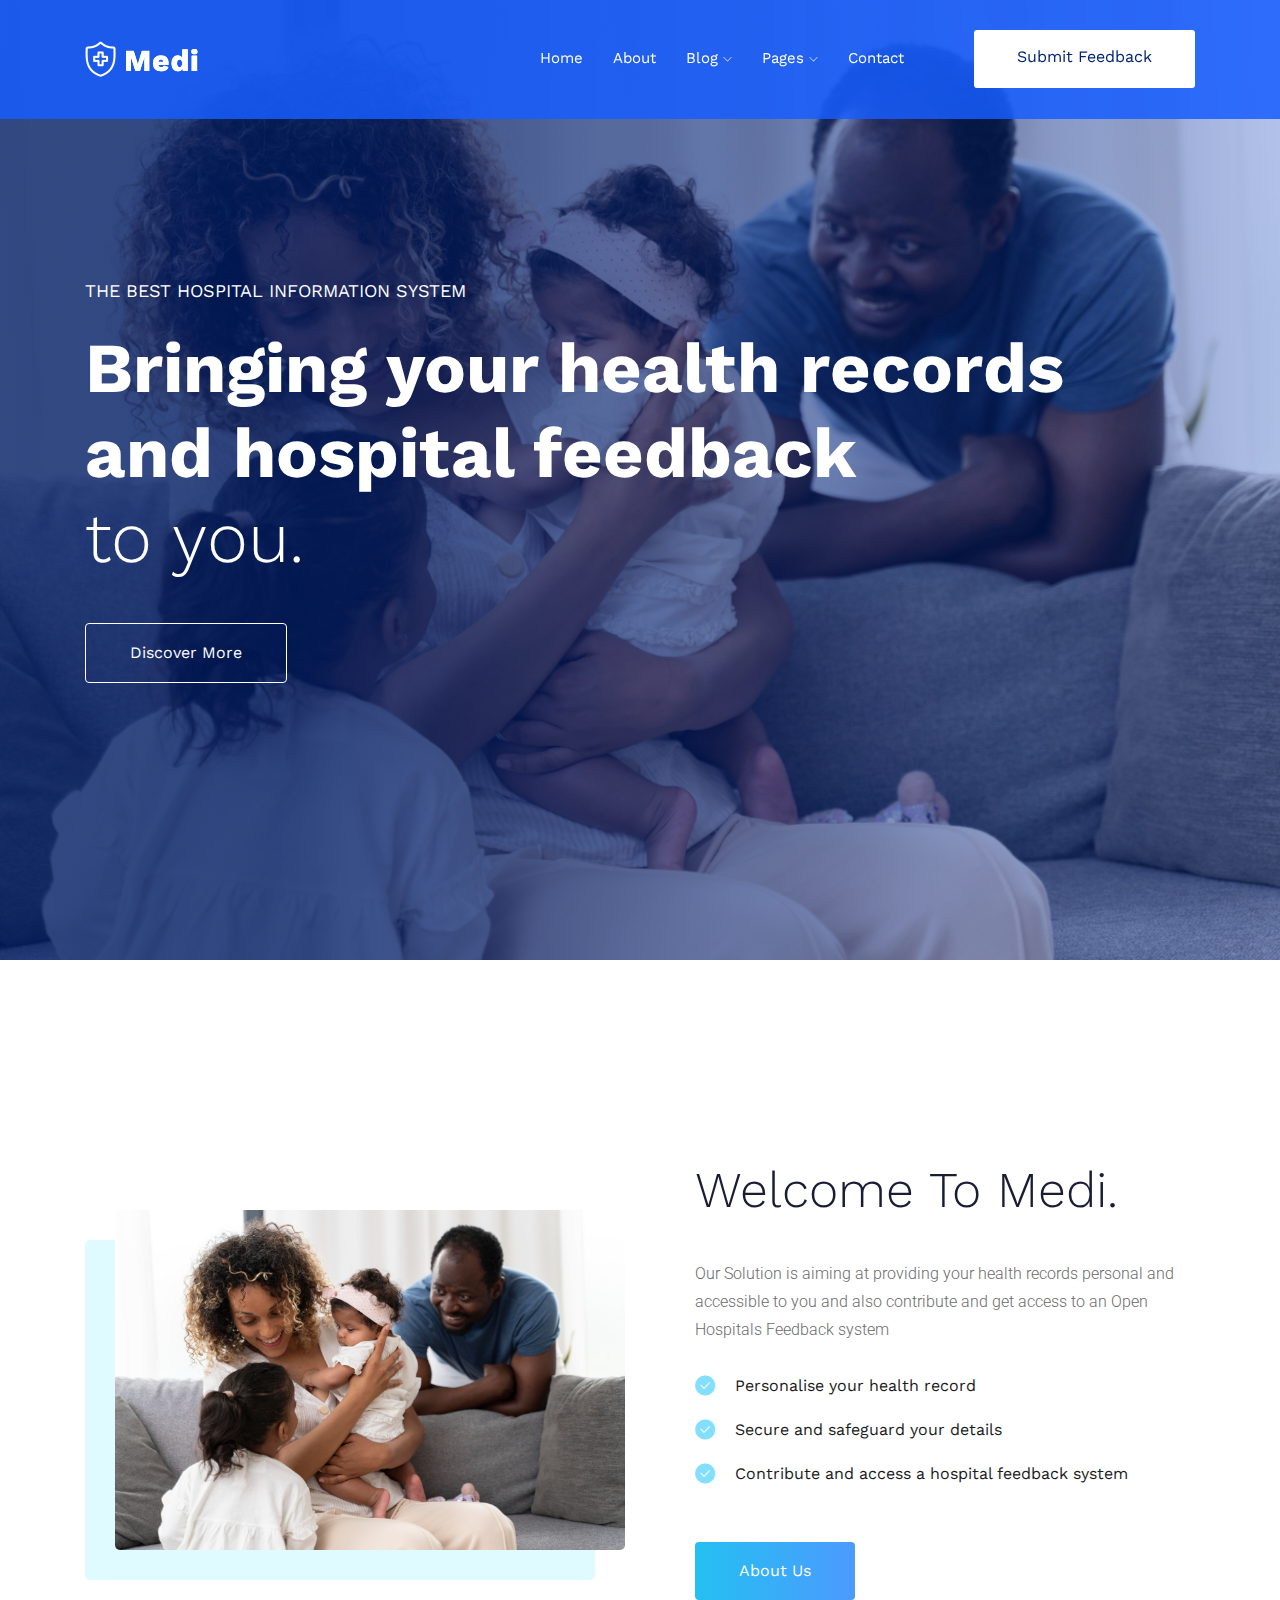
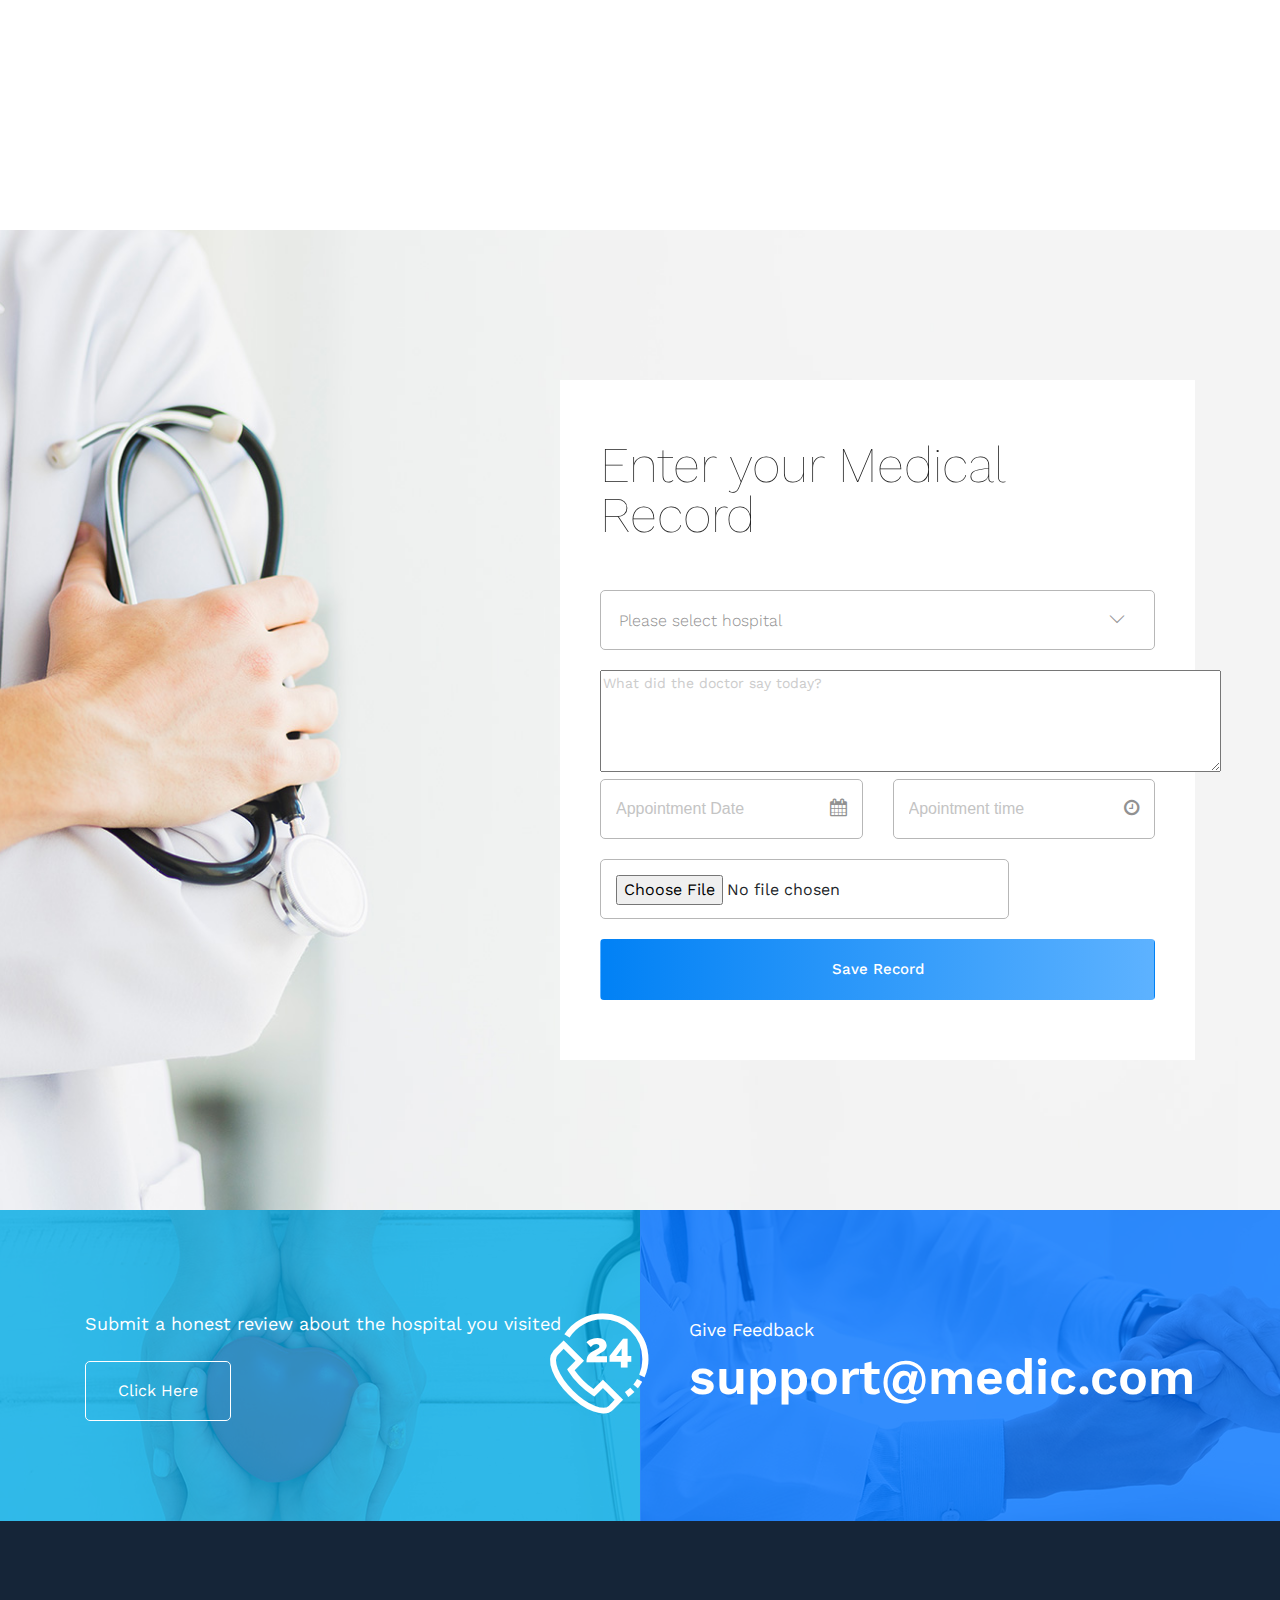
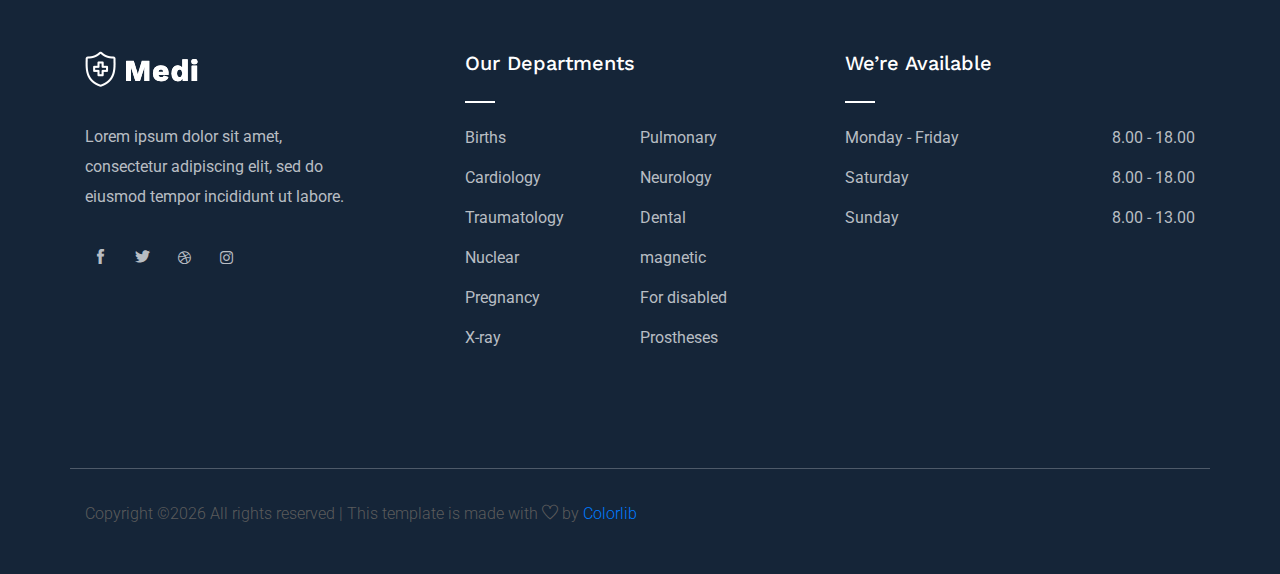
<file: index.html>
<!doctype html>
<html class="no-js" lang="zxx">

<head>
    <meta charset="utf-8">
    <meta http-equiv="x-ua-compatible" content="ie=edge">
    <title>Medi</title>
    <meta name="description" content="">
    <meta name="viewport" content="width=device-width, initial-scale=1">

    <!-- <link rel="manifest" href="site.webmanifest"> -->
    <link rel="shortcut icon" type="image/x-icon" href="img/favicon.png">
    <!-- Place favicon.ico in the root directory -->

    <!-- CSS here -->
    <link rel="stylesheet" href="css/bootstrap.min.css">
    <link rel="stylesheet" href="css/owl.carousel.min.css">
    <link rel="stylesheet" href="css/magnific-popup.css">
    <link rel="stylesheet" href="css/font-awesome.min.css">
    <link rel="stylesheet" href="css/themify-icons.css">
    <link rel="stylesheet" href="css/nice-select.css">
    <link rel="stylesheet" href="css/flaticon.css">
    <link rel="stylesheet" href="css/gijgo.css">
    <link rel="stylesheet" href="css/animate.css">
    <link rel="stylesheet" href="css/slicknav.css">
    <link rel="stylesheet" href="css/style.css">
    <!-- <link rel="stylesheet" href="css/responsive.css"> -->
</head>

<body>
    <!--[if lte IE 9]>
            <p class="browserupgrade">You are using an <strong>outdated</strong> browser. Please <a href="https://browsehappy.com/">upgrade your browser</a> to improve your experience and security.</p>
        <![endif]-->


    <!-- header-start -->
    <header>
        <div class="header-area ">
            <div id="sticky-header" class="main-header-area">
                <div class="container">
                    <div class="row align-items-center">
                        <div class="col-xl-3 col-lg-3">
                            <div class="logo-img">
                                <a href="index.html">
                                    <img src="img/logo.png" alt="">
                                </a>
                            </div>
                        </div>
                        <div class="col-xl-9 col-lg-9">
                            <div class="menu_wrap d-none d-lg-block">
                                <div class="menu_wrap_inner d-flex align-items-center justify-content-end">
                                    <div class="main-menu">
                                        <nav>
                                            <ul id="navigation">
                                                <li><a href="index.html">home</a></li>
                                                <li><a href="#">About</a></li>
                                                <li><a href="#">blog <i class="ti-angle-down"></i></a>
                                                    <ul class="submenu">
                                                        <li><a href="#">blog</a></li>
                                                        <li><a href="#">single-blog</a></li>
                                                    </ul>
                                                </li>
                                                <li><a href="#">pages <i class="ti-angle-down"></i></a>
                                                    <ul class="submenu">
                                                        <li><a href="#">Deportment</a></li>
                                                        <li><a href="#">elements</a></li>
                                                    </ul>
                                                </li>
                                                <li><a href="#">Contact</a></li>
                                            </ul>
                                        </nav>
                                    </div>
                                    <div class="book_room">
                                        <div class="book_btn">
                                            <a class="popup-with-form" href="#">Submit Feedback</a>
                                        </div>
                                    </div>
                                </div>
                            </div>
                        </div>
                        <div class="col-12">
                            <div class="mobile_menu d-block d-lg-none"></div>
                        </div>
                    </div>
                </div>
            </div>
        </div>
    </header>
    <!-- header-end -->

    <!-- slider_area_start -->
    <div class="slider_area">
        <div class="slider_active owl-carousel">
            <div class="single_slider  d-flex align-items-center slider_bg_1 overlay">
                <div class="container">
                    <div class="row">
                        <div class="col-xl-12">
                            <div class="slider_text ">
                                <span>the best hospital information system </span>
                                <h3> <span>Bringing your health records and hospital feedback</span> <br>
                                    to you.</h3>
                                <a href="#" class="boxed-btn5">Discover More
                                </a>
                            </div>
                        </div>
                    </div>
                </div>
            </div>
        </div>
    </div>
    <!-- slider_area_end -->

    <!-- welcome_clicnic_area_start -->
    <div class="welcome_clicnic_area">
        <div class="container">
            <div class="row align-items-center">
                <div class="col-xl-6 col-lg-6">
                    <div class="welcome_thumb">
                        <div class="thumb_1">
                            <img src="img/about/2149022814.jpg" alt="">
                        </div>
                    </div>
                </div>
                <div class="col-xl-6 col-lg-6">
                    <div class="welcome_docmed_info">
                        <h3>Welcome To
                            <to span>Medi.</span></h3>
                        <p>Our Solution is aiming at providing your health records personal and accessible to you and also contribute and get access to an Open Hospitals Feedback system </p>
                        <ul>
                            <li> <i class="flaticon-verified"></i> Personalise your health record </li>
                            <li> <i class="flaticon-verified"></i> Secure and safeguard your details</li>
                            <li> <i class="flaticon-verified"></i> Contribute and access a hospital feedback system  </li>
                        </ul>
                        <a href="about.html" class="boxed-btn6">About us</a>
                    </div>
                </div>
            </div>
        </div>
    </div>
  
    <!-- <div class="depertment_area">
        <div class="container">
            <div class="row custom_align align-items-end justify-content-between">
                <div class="col-lg-6">
                    <div class="section_title">
                        <h3>Departments</h3>
                        <p>Lorem ipsum dolor sit amet, consectetur adipiscing elit, sed do eiusmod tempor incididunt ut labore et dolore.</p>
                    </div>
                </div>
                <div class="col-lg-6">
                    <div class="learn_more_btn text-right">
                        <a href="#" class="boxed-btn">Learn more</a>
                    </div>
                </div>
            </div>
            <div class="row">
                <div class="col-lg-12">
                    <div class="depart_ment_tab mb-30">
                        <ul class="nav" id="myTab" role="tablist">
                            <li class="nav-item">
                                <a class="nav-link active" id="home-tab" data-toggle="tab" href="#home" role="tab" aria-controls="home" aria-selected="true">
                                    <i class="flaticon-teeth"></i>
                                    <h4>Dentistry</h4>
                                </a>
                            </li>
                            <li class="nav-item">
                                <a class="nav-link" id="profile-tab" data-toggle="tab" href="#profile" role="tab" aria-controls="profile" aria-selected="false">
                                    <i class="flaticon-cardiovascular"></i>
                                    <h4>Cardiology</h4>
                                </a>
                            </li>
                            <li class="nav-item">
                                <a class="nav-link" id="contact-tab" data-toggle="tab" href="#contact" role="tab" aria-controls="contact" aria-selected="false">
                                    <i class="flaticon-ear"></i>
                                    <h4>ENT Specialists</h4>
                                </a>
                            </li>
                            <li class="nav-item">
                                <a class="nav-link" id="Astrology-tab" data-toggle="tab" href="#Astrology" role="tab" aria-controls="contact" aria-selected="false">
                                    <i class="flaticon-bone"></i>
                                    <h4>Astrology</h4>
                                </a>
                            </li>
                            <li class="nav-item">
                                <a class="nav-link" id="Neuroanatomy-tab" data-toggle="tab" href="#Neuroanatomy" role="tab" aria-controls="contact" aria-selected="false">
                                    <i class="flaticon-lung"></i>
                                    <h4>Neuroanatomy</h4>
                                </a>
                            </li>
                            <li class="nav-item">
                                <a class="nav-link" id="Blood-tab" data-toggle="tab" href="#Blood" role="tab" aria-controls="contact" aria-selected="false">
                                    <i class="flaticon-cell"></i>
                                    <h4>Blood Screening</h4>
                                </a>
                            </li>
                        </ul>
                    </div>
                </div>
            </div>
            <div class="dept_main_info white-bg">
                <div class="tab-content" id="myTabContent">
                    <div class="tab-pane fade show active" id="home" role="tabpanel" aria-labelledby="home-tab">
                        <div class="row align-items-center">
                            <div class="col-lg-5">
                                <div class="dept_thumb">
                                    <img src="img/department/1.jpg" alt="">
                                </div>
                            </div>
                            <div class="col-lg-7">
                                <div class="dept_info">
                                    <h3>Dentist with surgical mask holding <br> scaler near patient</h3 >
                                    <p>Lorem ipsum dolor sit amet, consectetur adipiscing elit, sed do eiusmod tempor incididunt ut labore et dolore magna aliqua. Quis ipsum suspendisse ultrices gravida. Risus commodo viverra maecenas accumsan lacus vel facilisis. </p>
                                    <a href="#" class="boxed-btn">Make An Appointment</a>
                                </div>
                            </div>
                        </div>
                    </div>
                    <div class="tab-pane fade" id="profile" role="tabpanel" aria-labelledby="profile-tab">
                        <div class="row align-items-center">
                            <div class="col-lg-5">
                                <div class="dept_thumb">
                                    <img src="img/department/1.jpg" alt="">
                                </div>
                            </div>
                            <div class="col-lg-7">
                                <div class="dept_info">
                                    <h3>Dentist with surgical mask holding <br> scaler near patient</h3 >
                                    <p>Lorem ipsum dolor sit amet, consectetur adipiscing elit, sed do eiusmod tempor incididunt ut labore et dolore magna aliqua. Quis ipsum suspendisse ultrices gravida. Risus commodo viverra maecenas accumsan lacus vel facilisis. </p>
                                    <a href="#" class="boxed-btn">Make An Appointment</a>
                                </div>
                            </div>
                        </div>
                    </div>
                    <div class="tab-pane fade" id="contact" role="tabpanel" aria-labelledby="contact-tab">
                    <div class="row align-items-center">
                        <div class="col-lg-5">
                            <div class="dept_thumb">
                                <img src="img/department/1.jpg" alt="">
                            </div>
                        </div>
                        <div class="col-lg-7">
                            <div class="dept_info">
                                <h3>Dentist with surgical mask holding <br> scaler near patient</h3 >
                                <p>Lorem ipsum dolor sit amet, consectetur adipiscing elit, sed do eiusmod tempor incididunt ut labore et dolore magna aliqua. Quis ipsum suspendisse ultrices gravida. Risus commodo viverra maecenas accumsan lacus vel facilisis. </p>
                                <a href="#" class="boxed-btn">Make An Appointment</a>
                            </div>
                        </div>
                    </div>
                    </div>
                    <div class="tab-pane fade" id="Astrology" role="tabpanel" aria-labelledby="Astrology-tab">
                        <div class="row align-items-center">
                            <div class="col-lg-5">
                                <div class="dept_thumb">
                                    <img src="img/department/1.jpg" alt="">
                                </div>
                            </div>
                            <div class="col-lg-7">
                                <div class="dept_info">
                                    <h3>Dentist with surgical mask holding <br> scaler near patient</h3 >
                                    <p>Lorem ipsum dolor sit amet, consectetur adipiscing elit, sed do eiusmod tempor incididunt ut labore et dolore magna aliqua. Quis ipsum suspendisse ultrices gravida. Risus commodo viverra maecenas accumsan lacus vel facilisis. </p>
                                    <a href="#" class="boxed-btn">Make An Appointment</a>
                                </div>
                            </div>
                        </div>
                    </div>
                    <div class="tab-pane fade" id="Neuroanatomy" role="tabpanel" aria-labelledby="Neuroanatomy-tab">
                        <div class="row align-items-center">
                            <div class="col-lg-5">
                                <div class="dept_thumb">
                                    <img src="img/department/1.jpg" alt="">
                                </div>
                            </div>
                            <div class="col-lg-7">
                                <div class="dept_info">
                                    <h3>Dentist with surgical mask holding <br> scaler near patient</h3 >
                                    <p>Lorem ipsum dolor sit amet, consectetur adipiscing elit, sed do eiusmod tempor incididunt ut labore et dolore magna aliqua. Quis ipsum suspendisse ultrices gravida. Risus commodo viverra maecenas accumsan lacus vel facilisis. </p>
                                    <a href="#" class="boxed-btn">Make An Appointment</a>
                                </div>
                            </div>
                        </div>
                    </div>
                    <div class="tab-pane fade" id="Blood" role="tabpanel" aria-labelledby="Blood-tab">
                    <div class="row align-items-center">
                        <div class="col-lg-5">
                            <div class="dept_thumb">
                                <img src="img/department/1.jpg" alt="">
                            </div>
                        </div>
                        <div class="col-lg-7">
                            <div class="dept_info">
                                <h3>Dentist with surgical mask holding <br> scaler near patient</h3 >
                                <p>Lorem ipsum dolor sit amet, consectetur adipiscing elit, sed do eiusmod tempor incididunt ut labore et dolore magna aliqua. Quis ipsum suspendisse ultrices gravida. Risus commodo viverra maecenas accumsan lacus vel facilisis. </p>
                                <a href="#" class="boxed-btn">Make An Appointment</a>
                            </div>
                        </div>
                    </div>
                    </div>
                  </div>
            </div>

        </div>
    </div> -->

    <!-- <div class="expert_doctors_area">
        <div class="container">
            <div class="row justify-content-center ">
                <div class="col-lg-6">
                    <div class="section_title mb-55 text-center">
                        <h3>Our Doctors</h3>
                        <p>Lorem ipsum dolor sit amet, consectetur adipiscing elit, sed do eiusmod tempor incididunt ut labore et dolore.</p>
                    </div>
                </div>
            </div>
            <div class="row justify-content-center">
                <div class="col-lg-4 col-md-6">
                    <div class="single_expert">
                        <div class="expert_thumb">
                            <img src="img/experts/1.png" alt="">
                        </div>
                        <div class="experts_name text-center">
                            <h3>Jhon Smith</h3>
                            <span>Dentist</span>
                            <div class="social_links">
                                <ul>
                                    <li>
                                        <a href="#"> <i class="fa fa-facebook"></i> </a>
                                    </li>
                                    <li>
                                        <a href="#"> <i class="fa fa-linkedin"></i> </a>
                                    </li>
                                    <li>
                                        <a href="#"> <i class="fa fa-twitter"></i> </a>
                                    </li>
                                </ul>
                            </div>
                        </div>
                    </div>
                </div>
                <div class="col-lg-4 col-md-6">
                    <div class="single_expert">
                        <div class="expert_thumb">
                            <img src="img/experts/2.png" alt="">
                        </div>
                        <div class="experts_name text-center">
                            <h3>Jhon Smith</h3>
                            <span>Dentist</span>
                            <div class="social_links">
                                <ul>
                                    <li>
                                        <a href="#"> <i class="fa fa-facebook"></i> </a>
                                    </li>
                                    <li>
                                        <a href="#"> <i class="fa fa-linkedin"></i> </a>
                                    </li>
                                    <li>
                                        <a href="#"> <i class="fa fa-twitter"></i> </a>
                                    </li>
                                </ul>
                            </div>
                        </div>
                    </div>
                </div>
                <div class="col-lg-4 col-md-6">
                    <div class="single_expert">
                        <div class="expert_thumb">
                            <img src="img/experts/3.png" alt="">
                        </div>
                        <div class="experts_name text-center">
                            <h3>Jhon Smith</h3>
                            <span>Dentist</span>
                            <div class="social_links">
                                <ul>
                                    <li>
                                        <a href="#"> <i class="fa fa-facebook"></i> </a>
                                    </li>
                                    <li>
                                        <a href="#"> <i class="fa fa-linkedin"></i> </a>
                                    </li>
                                    <li>
                                        <a href="#"> <i class="fa fa-twitter"></i> </a>
                                    </li>
                                </ul>
                            </div>
                        </div>
                    </div>
                </div>
            </div>
        </div>
    </div> -->
    <!-- expert_doctors_area_end -->

    <div class="book_apointment_area">
        <div class="container">
            <div class="row justify-content-end">
                <div class="col-lg-7">
                    <div class="popup_box ">
                        <div class="popup_inner">
                            <h3>
                                Enter your Medical Record
                            <span></span>
                            </h3>
                            <form action="#">
                                <div class="row">
                                    <div class="col-xl-12">
                                        <select class="form-select wide" id="default-select" class="">
                                            <option data-display="Please select hospital">Please select hospital </option>
                                            <option value="1">Hospital 1</option>
                                            <option value="2">Hospital 2</option>
                                            <option value="3">Hospital 3</option>
                                        </select>
                                    </div>
                                    <div class="col-xl-9">
                                        <textarea name="" placeholder="What did the doctor say today?" rows="4" cols="60" ></textarea>
                                    </div>
                                    <!-- <div class="col-xl-3">
                                        <input type="text"  placeholder="Date">
                                    </div>
                                    <div class="col-xl-6">
                                        <input type="text"  placeholder="Phone number ">
                                    </div>
                                    <div class="col-xl-6">
                                        <input type="email"  placeholder="Email Address">
                                    </div> -->
                                    <div class="col-xl-6">
                                        <input class="datepicker" placeholder="Appointment Date">
                                    </div>
                                    <div class="col-xl-6">
                                        <input class="timepicker" placeholder="Apointment time">
                                    </div>
                                    <div class="col-xl-9">
                                       <input type= "file" name="" id="">
                                    </div>
                                    <div class="col-xl-12">
                                        <button type="submit" class="boxed-btn3" onclick="myAlert()">Save Record</button>
                                    </div>
                                </div>
                            </form>
                        </div>
                    </div>
                </div>
            </div>
        </div>
    </div>

    <!-- <div class="quality_area">
        <div class="container">
            <div class="row justify-content-center ">
                <div class="col-lg-6">
                    <div class="section_title mb-55 text-center">
                        <h3>Quality Health</h3>
                        <p>Lorem ipsum dolor sit amet, consectetur adipiscing elit, sed do eiusmod tempor incididunt ut labore et dolore.</p>
                    </div>
                </div>
            </div>
            <div class="row">
                <div class="col-lg-4 col-md-6">
                    <div class="single_quality">
                        <div class="icon">
                            <i class="flaticon-customer-service"></i>
                        </div>
                        <h3>Health Consultation</h3>
                        <p>Lorem ipsum dolor sit amet, consectetur adipiscing elit, sed do eiusmod tempor incididunt.</p>
                    </div>
                </div>
                <div class="col-lg-4 col-md-6">
                    <div class="single_quality">
                        <div class="icon">
                            <i class="flaticon-find"></i>
                        </div>
                        <h3>Find Health</h3>
                        <p>Lorem ipsum dolor sit amet, consectetur adipiscing elit, sed do eiusmod tempor incididunt.</p>
                    </div>
                </div>
                <div class="col-lg-4 col-md-6">
                    <div class="single_quality">
                        <div class="icon">
                            <i class="flaticon-doctor"></i>
                        </div>
                        <h3>Search Deoctor</h3>
                        <p>Lorem ipsum dolor sit amet, consectetur adipiscing elit, sed do eiusmod tempor incididunt.</p>
                    </div>
                </div>
            </div>
        </div>
    </div> -->

    <div class="Emergency_contact">
        <div class="Emergency_contact_inner ">
            <div class="container">
                <div class="row align-items-center">
                    <div class="col-lg-6">
                        <div class="single_emergency">
                            <div class="info">
                                <span>Submit a honest review about the hospital you visited</span>
                            </div>
                            <div class="info_button">
                                <a href="#" class="boxed-btn3-white">Click here
                                </a>
                            </div>
                        </div>
                    </div>
                    <div class="col-lg-6">
                        <div class="single_emergency align-items-center d-flex justify-content-end">
                            <div class="icon">
                                <i class="flaticon-call"></i>
                            </div>
                            <div class="info">
                                <span>Give Feedback</span>
                                <h3>support@medic.com</h3>
                            </div>
                        </div>
                    </div>
                </div>
            </div>
        </div>
    </div>
    <!-- Emergency_contact end -->

    <footer class="footer">
        <div class="footer_top">
            <div class="container">
                <div class="row">
                    <div class="col-xl-4 col-md-6 col-lg-4 ">
                        <div class="footer_widget">
                            <div class="footer_logo">
                                <a href="#">
                                    <img src="img/logo.png" alt="">
                                </a>
                            </div>
                            <p class="address_text">Lorem ipsum dolor sit amet, <br> consectetur adipiscing elit, sed do <br> eiusmod tempor incididunt ut labore.
                            </p>
                            <div class="socail_links">
                                <ul>
                                    <li>
                                        <a href="#">
                                            <i class="ti-facebook"></i>
                                        </a>
                                    </li>
                                    <li>
                                        <a href="#">
                                            <i class="ti-twitter-alt"></i>
                                        </a>
                                    </li>
                                    <li>
                                        <a href="#">
                                            <i class="fa fa-dribbble"></i>
                                        </a>
                                    </li>
                                    <li>
                                        <a href="#">
                                            <i class="fa fa-instagram"></i>
                                        </a>
                                    </li>
                                </ul>
                            </div>

                        </div>
                    </div>
                    <div class="col-xl-4 col-md-6 col-lg-4">
                        <div class="footer_widget">
                            <h3 class="footer_title">
                                Our Departments
                            </h3>
                            <ul class="links">
                                <li><a href="#">Births</a></li>
                                <li><a href="#">Pulmonary</a></li>
                                <li><a href="#">Cardiology</a></li>
                                <li><a href="#">Neurology</a></li>
                                <li><a href="#">Traumatology</a></li>
                                <li><a href="#">Dental</a></li>
                                <li><a href="#">Nuclear</a></li>
                                <li><a href="#">magnetic</a></li>
                                <li><a href="#">Pregnancy</a></li>
                                <li><a href="#">For disabled</a></li>
                                <li><a href="#">X-ray</a></li>
                                <li><a href="#">Prostheses</a></li>
                            </ul>
                        </div>
                    </div>
                    <div class="col-xl-4  col-md-6 col-lg-4">
                        <div class="footer_widget">
                            <h3 class="footer_title">
                                We’re Available
                            </h3>
                            <ul class="meting_time">
                                <li class="d-flex justify-content-between "><span>Monday - Friday</span> <span>8.00 - 18.00</span></li>
                                <li class="d-flex justify-content-between "><span>Saturday	</span> <span>8.00 - 18.00</span></li>
                                <li class="d-flex justify-content-between "><span>Sunday</span> <span>8.00 - 13.00</span></li>
                            </ul>
                        </div>
                    </div>
                </div>
            </div>
        </div>
        <div class="copy-right_text">
            <div class="container">
                <div class="row">
                    <div class="bordered_1px "></div>
                    <div class="col-xl-12">
                        <p class="copy_right text-center">
                            <p><!-- Link back to Colorlib can't be removed. Template is licensed under CC BY 3.0. -->
  Copyright &copy;<script>document.write(new Date().getFullYear());</script> All rights reserved | This template is made with <i class="ti-heart" aria-hidden="true"></i> by <a href="https://colorlib.com" target="_blank">Colorlib</a>
  <!-- Link back to Colorlib can't be removed. Template is licensed under CC BY 3.0. --></p>
                        </p>
                    </div>
                </div>
            </div>
        </div>
    </footer>

    <!-- link that opens popup -->

    <!-- form itself end-->
    <form id="test-form" class="white-popup-block mfp-hide">
        <div class="popup_box ">
            <div class="popup_inner">
                <h3>
                    Book an 
                <span>Appointment</span>
                </h3>
                <form action="#">
                    <div class="row">
                        <div class="col-xl-12">
                            <select class="form-select wide" id="default-select" class="">
                                <option data-display="Please select hospital you visited to visit">Please select hospital you visited to visit </option>
                                <option value="1">Anaf</option>
                                <option value="2">Nayna Therapy</option>
                                <option value="3">Nadif</option>
                            </select>
                        </div>
                        <div class="col-xl-9">
                            <input type="text"  placeholder="Your name ">
                        </div>
                        <div class="col-xl-3">
                            <input type="text"  placeholder="Your age">
                        </div>
                        <div class="col-xl-6">
                            <input type="text"  placeholder="Phone number ">
                        </div>
                        <div class="col-xl-6">
                            <input type="email"  placeholder="Email Address">
                        </div>
                        <div class="col-xl-6">
                            <input class="datepicker" placeholder="Appointment Date">
                        </div>
                        <div class="col-xl-6">
                            <input class="timepicker" placeholder="Suitable time">
                        </div>
                        <div class="col-xl-12">
                            <button type="submit" class="boxed-btn3">Make an Appointment</button>
                        </div>
                    </div>
                </form>
            </div>
        </div>
    </form>
    <!-- form itself end -->

    <script>
      let myAlert = alert("Your records have been saved")
    </script>

    <!-- JS here -->
    <script src="js/vendor/modernizr-3.5.0.min.js"></script>
    <script src="js/vendor/jquery-1.12.4.min.js"></script>
    <script src="js/popper.min.js"></script>
    <script src="js/bootstrap.min.js"></script>
    <script src="js/owl.carousel.min.js"></script>
    <script src="js/isotope.pkgd.min.js"></script>
    <script src="js/ajax-form.js"></script>
    <script src="js/waypoints.min.js"></script>
    <script src="js/jquery.counterup.min.js"></script>
    <script src="js/imagesloaded.pkgd.min.js"></script>
    <script src="js/scrollIt.js"></script>
    <script src="js/jquery.scrollUp.min.js"></script>
    <script src="js/wow.min.js"></script>
    <script src="js/nice-select.min.js"></script>
    <script src="js/jquery.slicknav.min.js"></script>
    <script src="js/jquery.magnific-popup.min.js"></script>
    <script src="js/plugins.js"></script>
    <script src="js/gijgo.min.js"></script>
    <!--contact js-->
    <script src="js/contact.js"></script>
    <script src="js/jquery.ajaxchimp.min.js"></script>
    <script src="js/jquery.form.js"></script>
    <script src="js/jquery.validate.min.js"></script>
    <script src="js/mail-script.js"></script>

    <script src="js/main.js"></script>
    <script>
        $('.datepicker').datepicker({
            iconsLibrary: 'fontawesome',
            icons: {
                rightIcon: '<span class="fa fa-calendar"></span>'
            }
        });

        $('.timepicker').timepicker({
            iconsLibrary: 'fontawesome',
            icons: {
                rightIcon: '<span class="fa fa-clock-o"></span>'
            }
        });
    $(document).ready(function() {
    $('.js-example-basic-multiple').select2();
});
    </script>
</body>

</html>
</file>
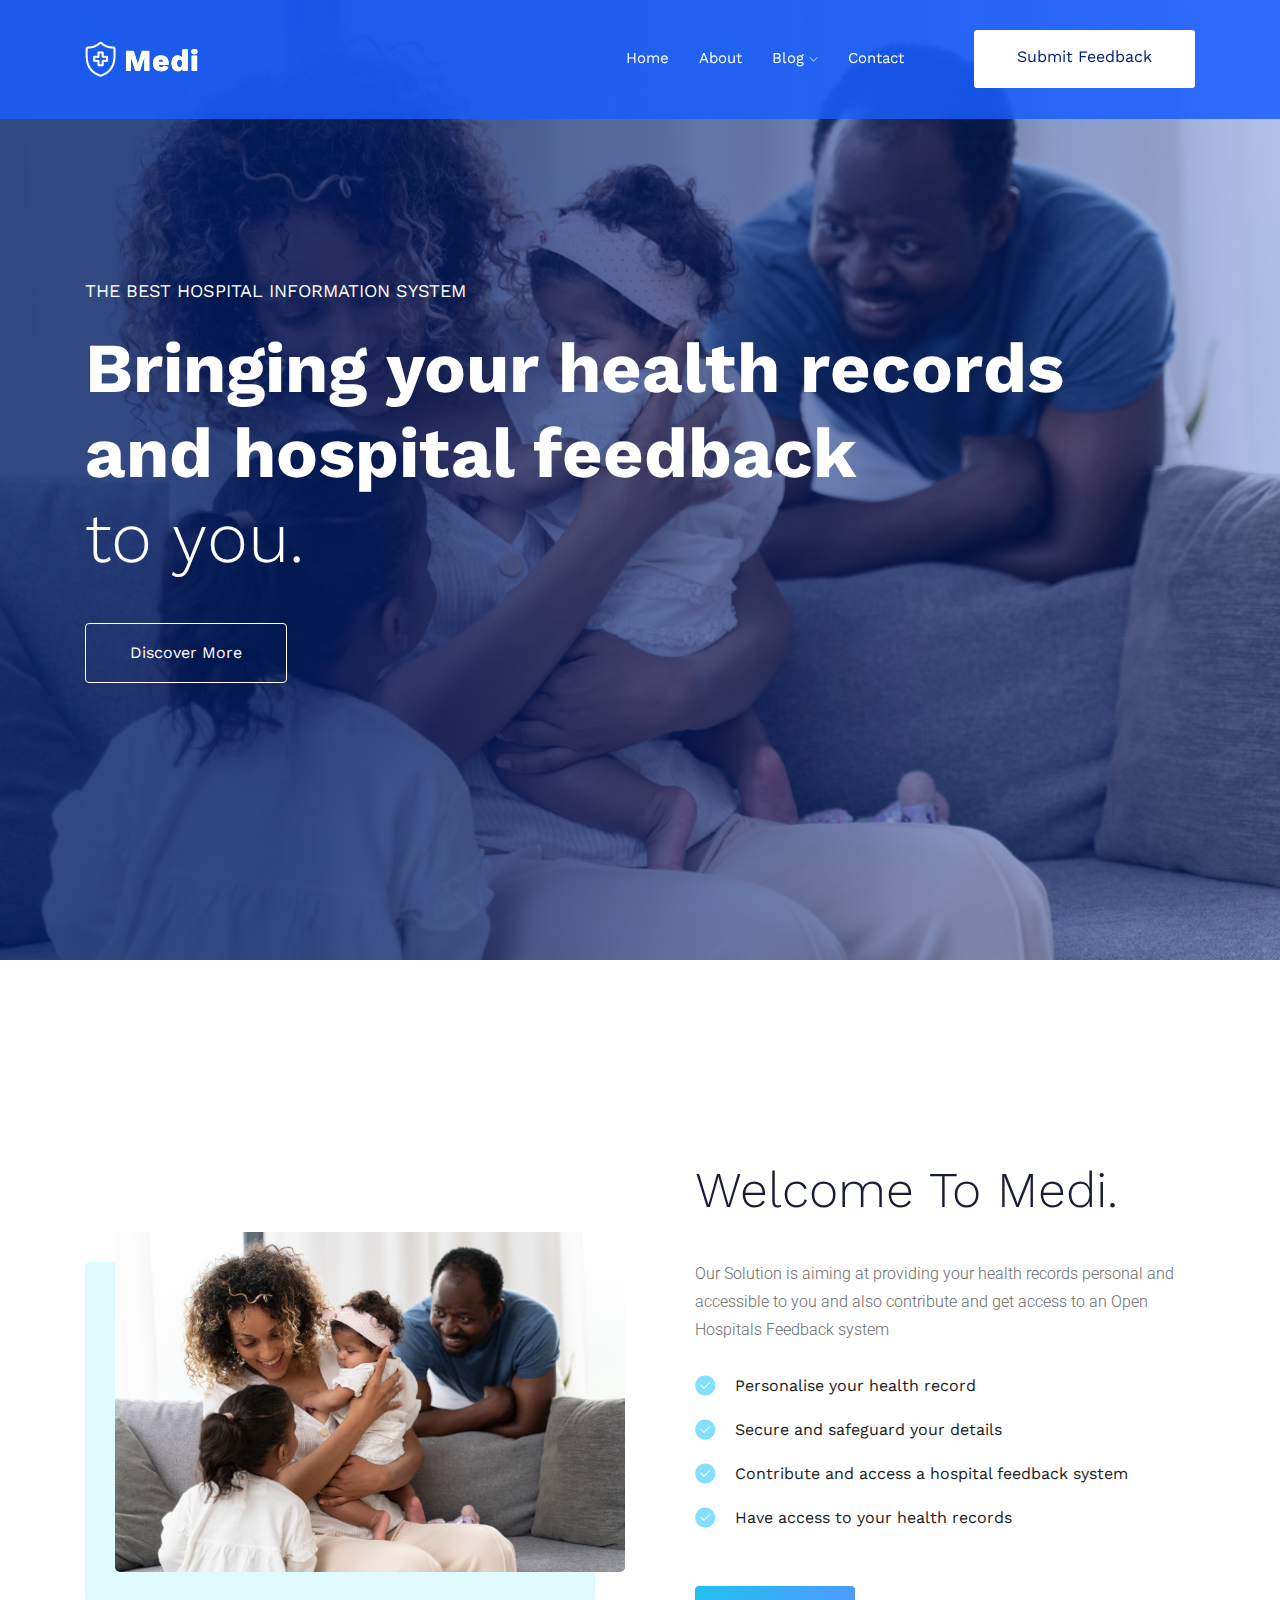
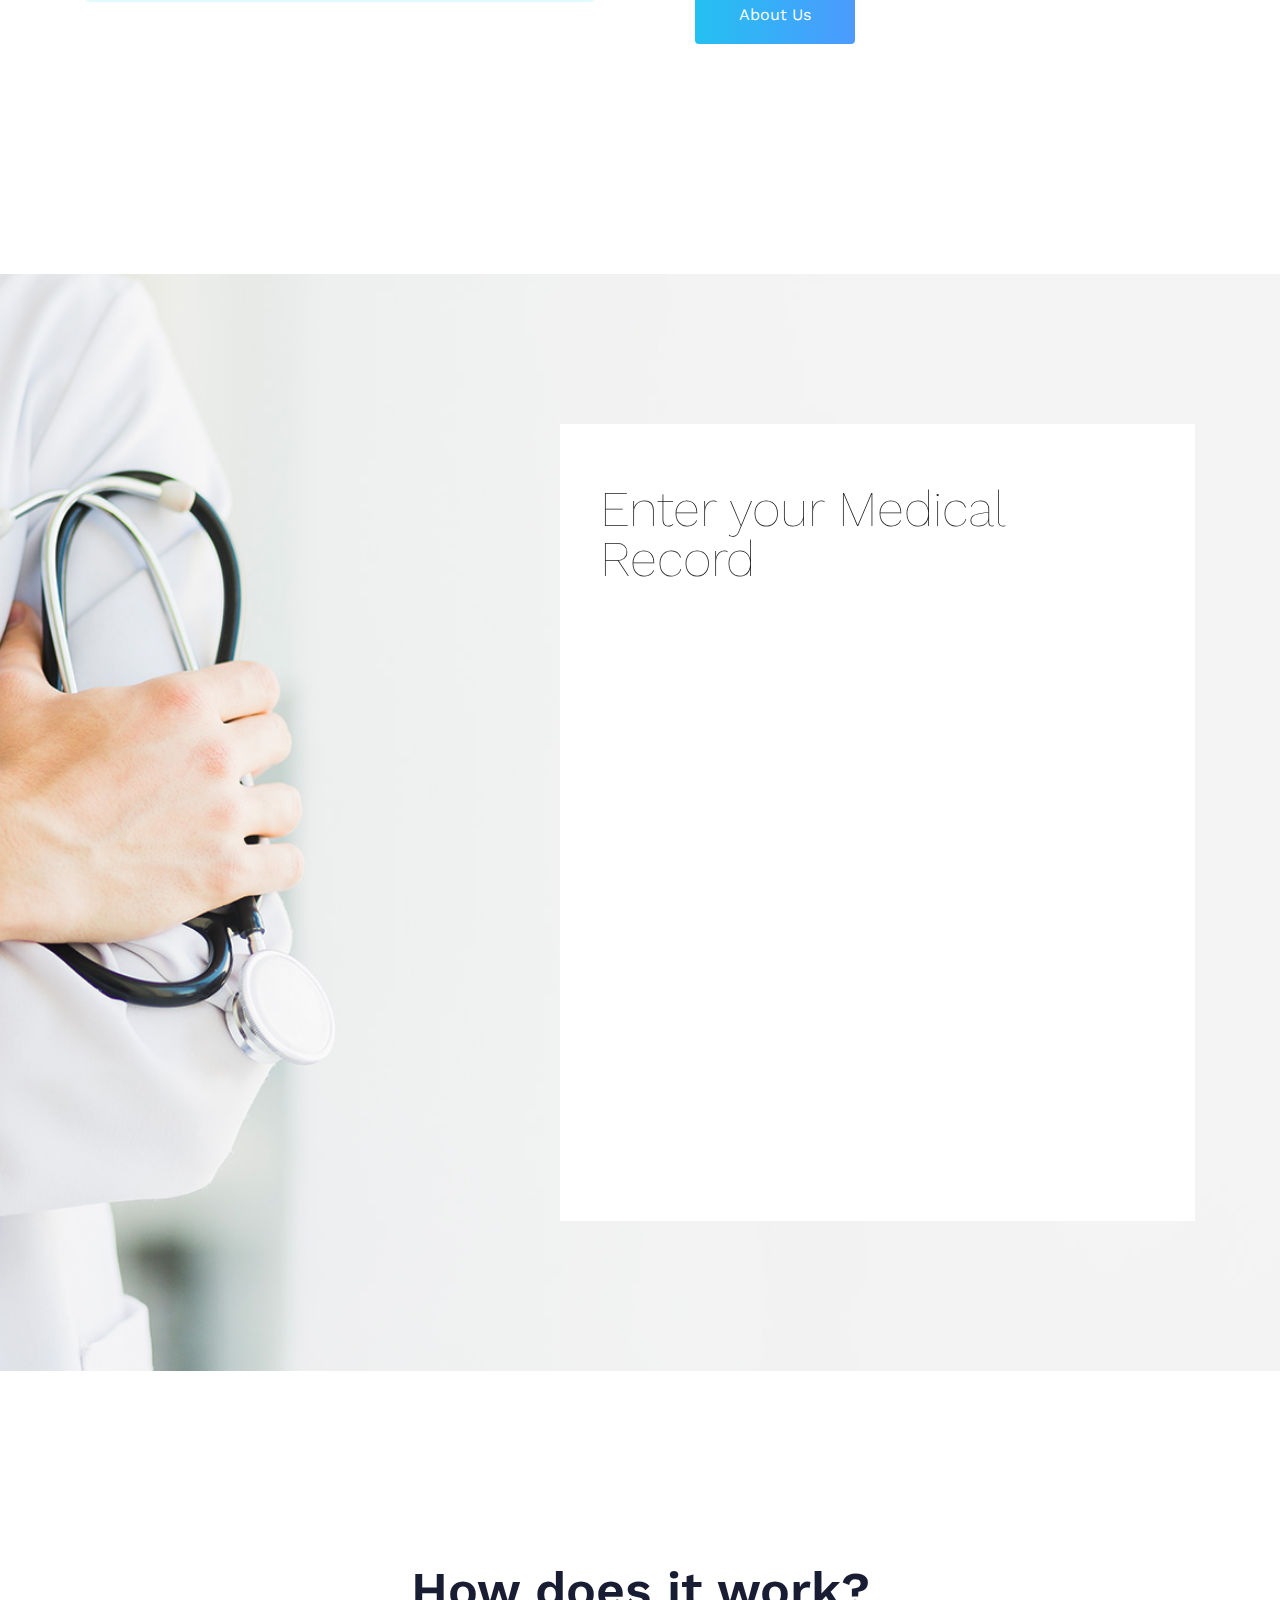
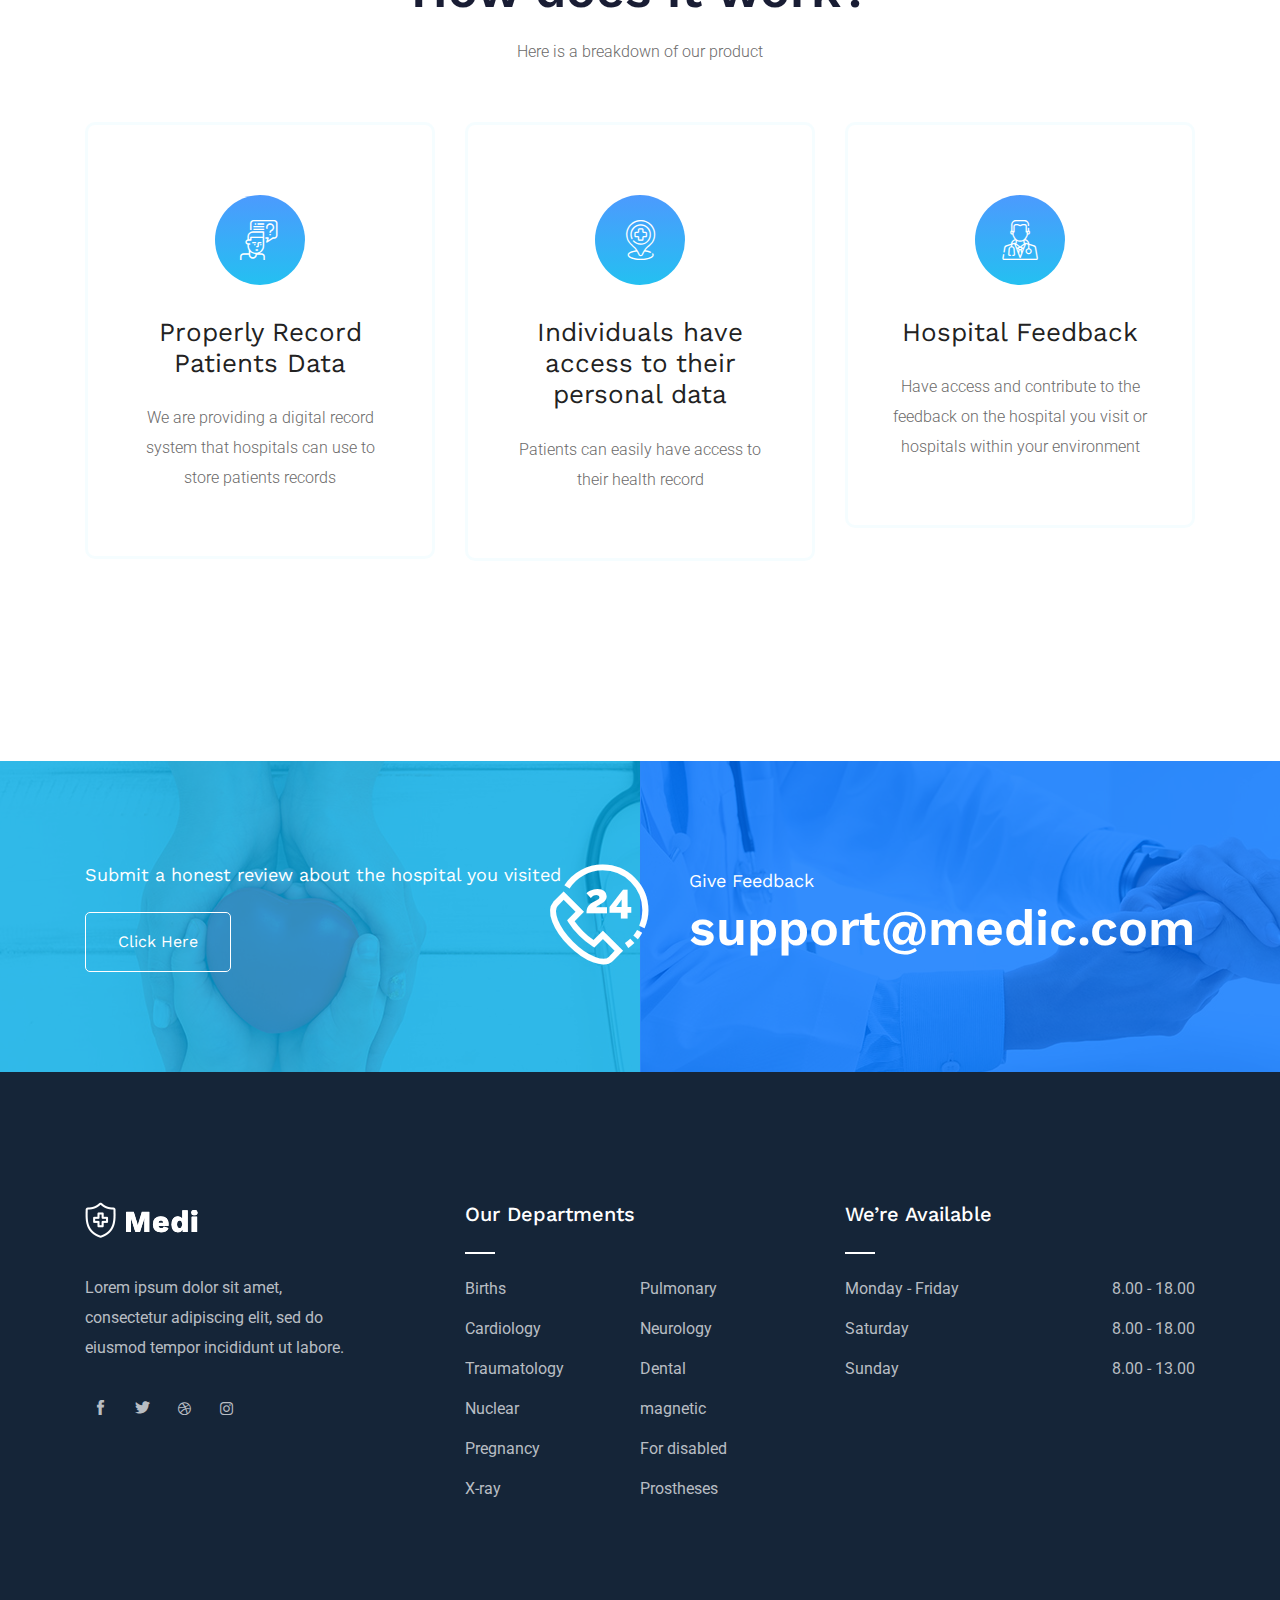
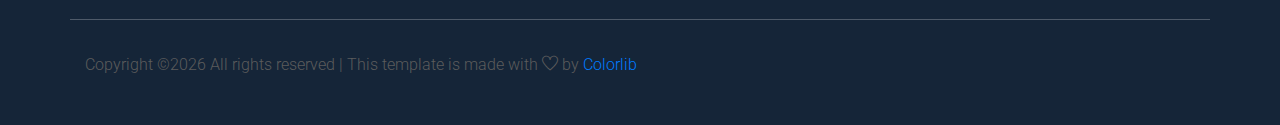
<file: medi-master/index.html>
<!doctype html>
<html class="no-js" lang="zxx">

<head>
    <meta charset="utf-8">
    <meta http-equiv="x-ua-compatible" content="ie=edge">
    <title>Medi</title>
    <meta name="description" content="">
    <meta name="viewport" content="width=device-width, initial-scale=1">

    <!-- <link rel="manifest" href="site.webmanifest"> -->
    <link rel="shortcut icon" type="image/x-icon" href="img/favicon.png">
    <!-- Place favicon.ico in the root directory -->

    <!-- CSS here -->
    <link rel="stylesheet" href="css/bootstrap.min.css">
    <link rel="stylesheet" href="css/owl.carousel.min.css">
    <link rel="stylesheet" href="css/magnific-popup.css">
    <link rel="stylesheet" href="css/font-awesome.min.css">
    <link rel="stylesheet" href="css/themify-icons.css">
    <link rel="stylesheet" href="css/nice-select.css">
    <link rel="stylesheet" href="css/flaticon.css">
    <link rel="stylesheet" href="css/gijgo.css">
    <link rel="stylesheet" href="css/animate.css">
    <link rel="stylesheet" href="css/slicknav.css">
    <link rel="stylesheet" href="css/style.css">
    <!-- <link rel="stylesheet" href="css/responsive.css"> -->
</head>

<body>
    <!--[if lte IE 9]>
            <p class="browserupgrade">You are using an <strong>outdated</strong> browser. Please <a href="https://browsehappy.com/">upgrade your browser</a> to improve your experience and security.</p>
        <![endif]-->


    <!-- header-start -->
    <header>
        <div class="header-area ">
            <div id="sticky-header" class="main-header-area">
                <div class="container">
                    <div class="row align-items-center">
                        <div class="col-xl-3 col-lg-3">
                            <div class="logo-img">
                                <a href="index.html">
                                    <img src="img/logo.png" alt="">
                                </a>
                            </div>
                        </div>
                        <div class="col-xl-9 col-lg-9">
                            <div class="menu_wrap d-none d-lg-block">
                                <div class="menu_wrap_inner d-flex align-items-center justify-content-end">
                                    <div class="main-menu">
                                        <nav>
                                            <ul id="navigation">
                                                <li><a href="index.html">home</a></li>
                                                <li><a href="about.html">About</a></li>
                                                <li><a href="blog.html">blog <i class="ti-angle-down"></i></a>
                                                   
                                                </li>
                                                <li><a href="#">Contact</a></li>
                                            </ul>
                                        </nav>
                                    </div>
                                    <div class="book_room">
                                        <div class="book_btn">
                                            <a class="popup-with-form" href="#">Submit Feedback</a>
                                        </div>
                                    </div>
                                </div>
                            </div>
                        </div>
                        <div class="col-12">
                            <div class="mobile_menu d-block d-lg-none"></div>
                        </div>
                    </div>
                </div>
            </div>
        </div>
    </header>
    <!-- header-end -->

    <!-- slider_area_start -->
    <div class="slider_area">
        <div class="slider_active owl-carousel">
            <div class="single_slider  d-flex align-items-center slider_bg_1 overlay">
                <div class="container">
                    <div class="row">
                        <div class="col-xl-12">
                            <div class="slider_text ">
                                <span>the best hospital information system </span>
                                <h3> <span>Bringing your health records and hospital feedback</span> <br>
                                    to you.</h3>
                                <a href="#" class="boxed-btn5">Discover More
                                </a>
                            </div>
                        </div>
                    </div>
                </div>
            </div>
        </div>
    </div>
    <!-- slider_area_end -->

    <!-- welcome_clicnic_area_start -->
    <div class="welcome_clicnic_area">
        <div class="container">
            <div class="row align-items-center">
                <div class="col-xl-6 col-lg-6">
                    <div class="welcome_thumb">
                        <div class="thumb_1">
                            <img src="img/about/2149022814.jpg" alt="">
                        </div>
                    </div>
                </div>
                <div class="col-xl-6 col-lg-6">
                    <div class="welcome_docmed_info">
                        <h3>Welcome To
                            <to span>Medi.</span></h3>
                        <p>Our Solution is aiming at providing your health records personal and accessible to you and also contribute and get access to an Open Hospitals Feedback system </p>
                        <ul>
                            <li> <i class="flaticon-verified"></i> Personalise your health record </li>
                            <li> <i class="flaticon-verified"></i> Secure and safeguard your details</li>
                            <li> <i class="flaticon-verified"></i> Contribute and access a hospital feedback system  </li>
                            <li> <i class="flaticon-verified"></i> Have access to your health records</li>

                        </ul>
                        <a href="about.html" class="boxed-btn6">About us</a>
                    </div>
                </div>
            </div>
        </div>
    </div>
  
    <!-- <div class="depertment_area">
        <div class="container">
            <div class="row custom_align align-items-end justify-content-between">
                <div class="col-lg-6">
                    <div class="section_title">
                        <h3>Departments</h3>
                        <p>Lorem ipsum dolor sit amet, consectetur adipiscing elit, sed do eiusmod tempor incididunt ut labore et dolore.</p>
                    </div>
                </div>
                <div class="col-lg-6">
                    <div class="learn_more_btn text-right">
                        <a href="#" class="boxed-btn">Learn more</a>
                    </div>
                </div>
            </div>
            <div class="row">
                <div class="col-lg-12">
                    <div class="depart_ment_tab mb-30">
                        <ul class="nav" id="myTab" role="tablist">
                            <li class="nav-item">
                                <a class="nav-link active" id="home-tab" data-toggle="tab" href="#home" role="tab" aria-controls="home" aria-selected="true">
                                    <i class="flaticon-teeth"></i>
                                    <h4>Dentistry</h4>
                                </a>
                            </li>
                            <li class="nav-item">
                                <a class="nav-link" id="profile-tab" data-toggle="tab" href="#profile" role="tab" aria-controls="profile" aria-selected="false">
                                    <i class="flaticon-cardiovascular"></i>
                                    <h4>Cardiology</h4>
                                </a>
                            </li>
                            <li class="nav-item">
                                <a class="nav-link" id="contact-tab" data-toggle="tab" href="#contact" role="tab" aria-controls="contact" aria-selected="false">
                                    <i class="flaticon-ear"></i>
                                    <h4>ENT Specialists</h4>
                                </a>
                            </li>
                            <li class="nav-item">
                                <a class="nav-link" id="Astrology-tab" data-toggle="tab" href="#Astrology" role="tab" aria-controls="contact" aria-selected="false">
                                    <i class="flaticon-bone"></i>
                                    <h4>Astrology</h4>
                                </a>
                            </li>
                            <li class="nav-item">
                                <a class="nav-link" id="Neuroanatomy-tab" data-toggle="tab" href="#Neuroanatomy" role="tab" aria-controls="contact" aria-selected="false">
                                    <i class="flaticon-lung"></i>
                                    <h4>Neuroanatomy</h4>
                                </a>
                            </li>
                            <li class="nav-item">
                                <a class="nav-link" id="Blood-tab" data-toggle="tab" href="#Blood" role="tab" aria-controls="contact" aria-selected="false">
                                    <i class="flaticon-cell"></i>
                                    <h4>Blood Screening</h4>
                                </a>
                            </li>
                        </ul>
                    </div>
                </div>
            </div>
            <div class="dept_main_info white-bg">
                <div class="tab-content" id="myTabContent">
                    <div class="tab-pane fade show active" id="home" role="tabpanel" aria-labelledby="home-tab">
                        <div class="row align-items-center">
                            <div class="col-lg-5">
                                <div class="dept_thumb">
                                    <img src="img/department/1.jpg" alt="">
                                </div>
                            </div>
                            <div class="col-lg-7">
                                <div class="dept_info">
                                    <h3>Dentist with surgical mask holding <br> scaler near patient</h3 >
                                    <p>Lorem ipsum dolor sit amet, consectetur adipiscing elit, sed do eiusmod tempor incididunt ut labore et dolore magna aliqua. Quis ipsum suspendisse ultrices gravida. Risus commodo viverra maecenas accumsan lacus vel facilisis. </p>
                                    <a href="#" class="boxed-btn">Make An Appointment</a>
                                </div>
                            </div>
                        </div>
                    </div>
                    <div class="tab-pane fade" id="profile" role="tabpanel" aria-labelledby="profile-tab">
                        <div class="row align-items-center">
                            <div class="col-lg-5">
                                <div class="dept_thumb">
                                    <img src="img/department/1.jpg" alt="">
                                </div>
                            </div>
                            <div class="col-lg-7">
                                <div class="dept_info">
                                    <h3>Dentist with surgical mask holding <br> scaler near patient</h3 >
                                    <p>Lorem ipsum dolor sit amet, consectetur adipiscing elit, sed do eiusmod tempor incididunt ut labore et dolore magna aliqua. Quis ipsum suspendisse ultrices gravida. Risus commodo viverra maecenas accumsan lacus vel facilisis. </p>
                                    <a href="#" class="boxed-btn">Make An Appointment</a>
                                </div>
                            </div>
                        </div>
                    </div>
                    <div class="tab-pane fade" id="contact" role="tabpanel" aria-labelledby="contact-tab">
                    <div class="row align-items-center">
                        <div class="col-lg-5">
                            <div class="dept_thumb">
                                <img src="img/department/1.jpg" alt="">
                            </div>
                        </div>
                        <div class="col-lg-7">
                            <div class="dept_info">
                                <h3>Dentist with surgical mask holding <br> scaler near patient</h3 >
                                <p>Lorem ipsum dolor sit amet, consectetur adipiscing elit, sed do eiusmod tempor incididunt ut labore et dolore magna aliqua. Quis ipsum suspendisse ultrices gravida. Risus commodo viverra maecenas accumsan lacus vel facilisis. </p>
                                <a href="#" class="boxed-btn">Make An Appointment</a>
                            </div>
                        </div>
                    </div>
                    </div>
                    <div class="tab-pane fade" id="Astrology" role="tabpanel" aria-labelledby="Astrology-tab">
                        <div class="row align-items-center">
                            <div class="col-lg-5">
                                <div class="dept_thumb">
                                    <img src="img/department/1.jpg" alt="">
                                </div>
                            </div>
                            <div class="col-lg-7">
                                <div class="dept_info">
                                    <h3>Dentist with surgical mask holding <br> scaler near patient</h3 >
                                    <p>Lorem ipsum dolor sit amet, consectetur adipiscing elit, sed do eiusmod tempor incididunt ut labore et dolore magna aliqua. Quis ipsum suspendisse ultrices gravida. Risus commodo viverra maecenas accumsan lacus vel facilisis. </p>
                                    <a href="#" class="boxed-btn">Make An Appointment</a>
                                </div>
                            </div>
                        </div>
                    </div>
                    <div class="tab-pane fade" id="Neuroanatomy" role="tabpanel" aria-labelledby="Neuroanatomy-tab">
                        <div class="row align-items-center">
                            <div class="col-lg-5">
                                <div class="dept_thumb">
                                    <img src="img/department/1.jpg" alt="">
                                </div>
                            </div>
                            <div class="col-lg-7">
                                <div class="dept_info">
                                    <h3>Dentist with surgical mask holding <br> scaler near patient</h3 >
                                    <p>Lorem ipsum dolor sit amet, consectetur adipiscing elit, sed do eiusmod tempor incididunt ut labore et dolore magna aliqua. Quis ipsum suspendisse ultrices gravida. Risus commodo viverra maecenas accumsan lacus vel facilisis. </p>
                                    <a href="#" class="boxed-btn">Make An Appointment</a>
                                </div>
                            </div>
                        </div>
                    </div>
                    <div class="tab-pane fade" id="Blood" role="tabpanel" aria-labelledby="Blood-tab">
                    <div class="row align-items-center">
                        <div class="col-lg-5">
                            <div class="dept_thumb">
                                <img src="img/department/1.jpg" alt="">
                            </div>
                        </div>
                        <div class="col-lg-7">
                            <div class="dept_info">
                                <h3>Dentist with surgical mask holding <br> scaler near patient</h3 >
                                <p>Lorem ipsum dolor sit amet, consectetur adipiscing elit, sed do eiusmod tempor incididunt ut labore et dolore magna aliqua. Quis ipsum suspendisse ultrices gravida. Risus commodo viverra maecenas accumsan lacus vel facilisis. </p>
                                <a href="#" class="boxed-btn">Make An Appointment</a>
                            </div>
                        </div>
                    </div>
                    </div>
                  </div>
            </div>

        </div>
    </div> -->

    <!-- <div class="expert_doctors_area">
        <div class="container">
            <div class="row justify-content-center ">
                <div class="col-lg-6">
                    <div class="section_title mb-55 text-center">
                        <h3>Our Doctors</h3>
                        <p>Lorem ipsum dolor sit amet, consectetur adipiscing elit, sed do eiusmod tempor incididunt ut labore et dolore.</p>
                    </div>
                </div>
            </div>
            <div class="row justify-content-center">
                <div class="col-lg-4 col-md-6">
                    <div class="single_expert">
                        <div class="expert_thumb">
                            <img src="img/experts/1.png" alt="">
                        </div>
                        <div class="experts_name text-center">
                            <h3>Jhon Smith</h3>
                            <span>Dentist</span>
                            <div class="social_links">
                                <ul>
                                    <li>
                                        <a href="#"> <i class="fa fa-facebook"></i> </a>
                                    </li>
                                    <li>
                                        <a href="#"> <i class="fa fa-linkedin"></i> </a>
                                    </li>
                                    <li>
                                        <a href="#"> <i class="fa fa-twitter"></i> </a>
                                    </li>
                                </ul>
                            </div>
                        </div>
                    </div>
                </div>
                <div class="col-lg-4 col-md-6">
                    <div class="single_expert">
                        <div class="expert_thumb">
                            <img src="img/experts/2.png" alt="">
                        </div>
                        <div class="experts_name text-center">
                            <h3>Jhon Smith</h3>
                            <span>Dentist</span>
                            <div class="social_links">
                                <ul>
                                    <li>
                                        <a href="#"> <i class="fa fa-facebook"></i> </a>
                                    </li>
                                    <li>
                                        <a href="#"> <i class="fa fa-linkedin"></i> </a>
                                    </li>
                                    <li>
                                        <a href="#"> <i class="fa fa-twitter"></i> </a>
                                    </li>
                                </ul>
                            </div>
                        </div>
                    </div>
                </div>
                <div class="col-lg-4 col-md-6">
                    <div class="single_expert">
                        <div class="expert_thumb">
                            <img src="img/experts/3.png" alt="">
                        </div>
                        <div class="experts_name text-center">
                            <h3>Jhon Smith</h3>
                            <span>Dentist</span>
                            <div class="social_links">
                                <ul>
                                    <li>
                                        <a href="#"> <i class="fa fa-facebook"></i> </a>
                                    </li>
                                    <li>
                                        <a href="#"> <i class="fa fa-linkedin"></i> </a>
                                    </li>
                                    <li>
                                        <a href="#"> <i class="fa fa-twitter"></i> </a>
                                    </li>
                                </ul>
                            </div>
                        </div>
                    </div>
                </div>
            </div>
        </div>
    </div> -->
    <!-- expert_doctors_area_end -->

    <div class="book_apointment_area">
        <div class="container">
            <div class="row justify-content-end">
                <div class="col-lg-7">
                    <div class="popup_box ">
                        <div class="popup_inner">
                            <h3>
                                Enter your Medical Record
                            <span></span>
                            </h3>
                            <div>
                                <iframe src="https://docs.google.com/forms/d/e/1FAIpQLSeYcMHF6e_vrZfka-z14k-f7bzwxwCvC3jiVI1K0O3zGwIhUA/viewform?embedded=true" width="550" height="520" frameborder="0" marginheight="0" marginwidth="0">Loading…</iframe>
                            </div>
                        </div>
                    </div>
                </div>
            </div>
        </div>
    </div>

    <div class="quality_area">
        <div class="container">
            <div class="row justify-content-center ">
                <div class="col-lg-6">
                    <div class="section_title mb-55 text-center">
                        <h3>How does it work?</h3>
                        <p>Here is a breakdown of our product</p>
                    </div>
                </div>
            </div>
            <div class="row">
                <div class="col-lg-4 col-md-6">
                    <div class="single_quality">
                        <div class="icon">
                            <i class="flaticon-customer-service"></i>
                        </div>
                        <h3>Properly Record Patients Data</h3>
                        <p>We are providing a digital record system that hospitals can use to store patients records</p>
                    </div>
                </div>
                <div class="col-lg-4 col-md-6">
                    <div class="single_quality">
                        <div class="icon">
                            <i class="flaticon-find"></i>
                        </div>
                        <h3>Individuals have access to their personal data</h3>
                        <p>Patients can easily have access to their health record</p>
                    </div>
                </div>
                <div class="col-lg-4 col-md-6">
                    <div class="single_quality">
                        <div class="icon">
                            <i class="flaticon-doctor"></i>
                        </div>
                        <h3>Hospital Feedback</h3>
                        <p>Have access and contribute to the feedback on the hospital you visit or hospitals within your environment </p>
                    </div>
                </div>
            </div>
        </div>
    </div>

    <div class="Emergency_contact">
        <div class="Emergency_contact_inner ">
            <div class="container">
                <div class="row align-items-center">
                    <div class="col-lg-6">
                        <div class="single_emergency">
                            <div class="info">
                                <span>Submit a honest review about the hospital you visited</span>
                            </div>
                            <div class="info_button">
                                <a href="#" class="boxed-btn3-white">Click here
                                </a>
                            </div>
                        </div>
                    </div>
                    <div class="col-lg-6">
                        <div class="single_emergency align-items-center d-flex justify-content-end">
                            <div class="icon">
                                <i class="flaticon-call"></i>
                            </div>
                            <div class="info">
                                <span>Give Feedback</span>
                                <h3>support@medic.com</h3>
                            </div>
                        </div>
                    </div>
                </div>
            </div>
        </div>
    </div>
    <!-- Emergency_contact end -->

    <footer class="footer">
        <div class="footer_top">
            <div class="container">
                <div class="row">
                    <div class="col-xl-4 col-md-6 col-lg-4 ">
                        <div class="footer_widget">
                            <div class="footer_logo">
                                <a href="#">
                                    <img src="img/logo.png" alt="">
                                </a>
                            </div>
                            <p class="address_text">Lorem ipsum dolor sit amet, <br> consectetur adipiscing elit, sed do <br> eiusmod tempor incididunt ut labore.
                            </p>
                            <div class="socail_links">
                                <ul>
                                    <li>
                                        <a href="#">
                                            <i class="ti-facebook"></i>
                                        </a>
                                    </li>
                                    <li>
                                        <a href="#">
                                            <i class="ti-twitter-alt"></i>
                                        </a>
                                    </li>
                                    <li>
                                        <a href="#">
                                            <i class="fa fa-dribbble"></i>
                                        </a>
                                    </li>
                                    <li>
                                        <a href="#">
                                            <i class="fa fa-instagram"></i>
                                        </a>
                                    </li>
                                </ul>
                            </div>

                        </div>
                    </div>
                    <div class="col-xl-4 col-md-6 col-lg-4">
                        <div class="footer_widget">
                            <h3 class="footer_title">
                                Our Departments
                            </h3>
                            <ul class="links">
                                <li><a href="#">Births</a></li>
                                <li><a href="#">Pulmonary</a></li>
                                <li><a href="#">Cardiology</a></li>
                                <li><a href="#">Neurology</a></li>
                                <li><a href="#">Traumatology</a></li>
                                <li><a href="#">Dental</a></li>
                                <li><a href="#">Nuclear</a></li>
                                <li><a href="#">magnetic</a></li>
                                <li><a href="#">Pregnancy</a></li>
                                <li><a href="#">For disabled</a></li>
                                <li><a href="#">X-ray</a></li>
                                <li><a href="#">Prostheses</a></li>
                            </ul>
                        </div>
                    </div>
                    <div class="col-xl-4  col-md-6 col-lg-4">
                        <div class="footer_widget">
                            <h3 class="footer_title">
                                We’re Available
                            </h3>
                            <ul class="meting_time">
                                <li class="d-flex justify-content-between "><span>Monday - Friday</span> <span>8.00 - 18.00</span></li>
                                <li class="d-flex justify-content-between "><span>Saturday	</span> <span>8.00 - 18.00</span></li>
                                <li class="d-flex justify-content-between "><span>Sunday</span> <span>8.00 - 13.00</span></li>
                            </ul>
                        </div>
                    </div>
                </div>
            </div>
        </div>
        <div class="copy-right_text">
            <div class="container">
                <div class="row">
                    <div class="bordered_1px "></div>
                    <div class="col-xl-12">
                        <p class="copy_right text-center">
                            <p><!-- Link back to Colorlib can't be removed. Template is licensed under CC BY 3.0. -->
  Copyright &copy;<script>document.write(new Date().getFullYear());</script> All rights reserved | This template is made with <i class="ti-heart" aria-hidden="true"></i> by <a href="https://colorlib.com" target="_blank">Colorlib</a>
  <!-- Link back to Colorlib can't be removed. Template is licensed under CC BY 3.0. --></p>
                        </p>
                    </div>
                </div>
            </div>
        </div>
    </footer>

    <!-- link that opens popup -->

    <!-- form itself end-->
    <form id="test-form" class="white-popup-block mfp-hide">
        <div class="popup_box ">
            <div class="popup_inner">
                <h3>
                    Book an 
                <span>Appointment</span>
                </h3>
                <form action="#">
                    <div class="row">
                        <div class="col-xl-12">
                            <select class="form-select wide" id="default-select" class="">
                                <option data-display="Please select hospital you visited to visit">Please select hospital you visited to visit </option>
                                <option value="1">Anaf</option>
                                <option value="2">Nayna Therapy</option>
                                <option value="3">Nadif</option>
                            </select>
                        </div>
                        <div class="col-xl-9">
                            <input type="text"  placeholder="Your name ">
                        </div>
                        <div class="col-xl-3">
                            <input type="text"  placeholder="Your age">
                        </div>
                        <div class="col-xl-6">
                            <input type="text"  placeholder="Phone number ">
                        </div>
                        <div class="col-xl-6">
                            <input type="email"  placeholder="Email Address">
                        </div>
                        <div class="col-xl-6">
                            <input class="datepicker" placeholder="Appointment Date">
                        </div>
                        <div class="col-xl-6">
                            <input class="timepicker" placeholder="Suitable time">
                        </div>
                        <div class="col-xl-12">
                            <button type="submit" class="boxed-btn3">Make an Appointment</button>
                        </div>
                    </div>
                </form>
            </div>
        </div>
    </form>
    <!-- form itself end -->

    <script>
    //   let myAlert = alert("Your records have been saved")
    </script>

    <!-- JS here -->
    <script src="js/vendor/modernizr-3.5.0.min.js"></script>
    <script src="js/vendor/jquery-1.12.4.min.js"></script>
    <script src="js/popper.min.js"></script>
    <script src="js/bootstrap.min.js"></script>
    <script src="js/owl.carousel.min.js"></script>
    <script src="js/isotope.pkgd.min.js"></script>
    <script src="js/ajax-form.js"></script>
    <script src="js/waypoints.min.js"></script>
    <script src="js/jquery.counterup.min.js"></script>
    <script src="js/imagesloaded.pkgd.min.js"></script>
    <script src="js/scrollIt.js"></script>
    <script src="js/jquery.scrollUp.min.js"></script>
    <script src="js/wow.min.js"></script>
    <script src="js/nice-select.min.js"></script>
    <script src="js/jquery.slicknav.min.js"></script>
    <script src="js/jquery.magnific-popup.min.js"></script>
    <script src="js/plugins.js"></script>
    <script src="js/gijgo.min.js"></script>
    <!--contact js-->
    <script src="js/contact.js"></script>
    <script src="js/jquery.ajaxchimp.min.js"></script>
    <script src="js/jquery.form.js"></script>
    <script src="js/jquery.validate.min.js"></script>
    <script src="js/mail-script.js"></script>

    <script src="js/main.js"></script>
    <script>
        $('.datepicker').datepicker({
            iconsLibrary: 'fontawesome',
            icons: {
                rightIcon: '<span class="fa fa-calendar"></span>'
            }
        });

        $('.timepicker').timepicker({
            iconsLibrary: 'fontawesome',
            icons: {
                rightIcon: '<span class="fa fa-clock-o"></span>'
            }
        });
    $(document).ready(function() {
    $('.js-example-basic-multiple').select2();
});
    </script>
</body>

</html>
</file>
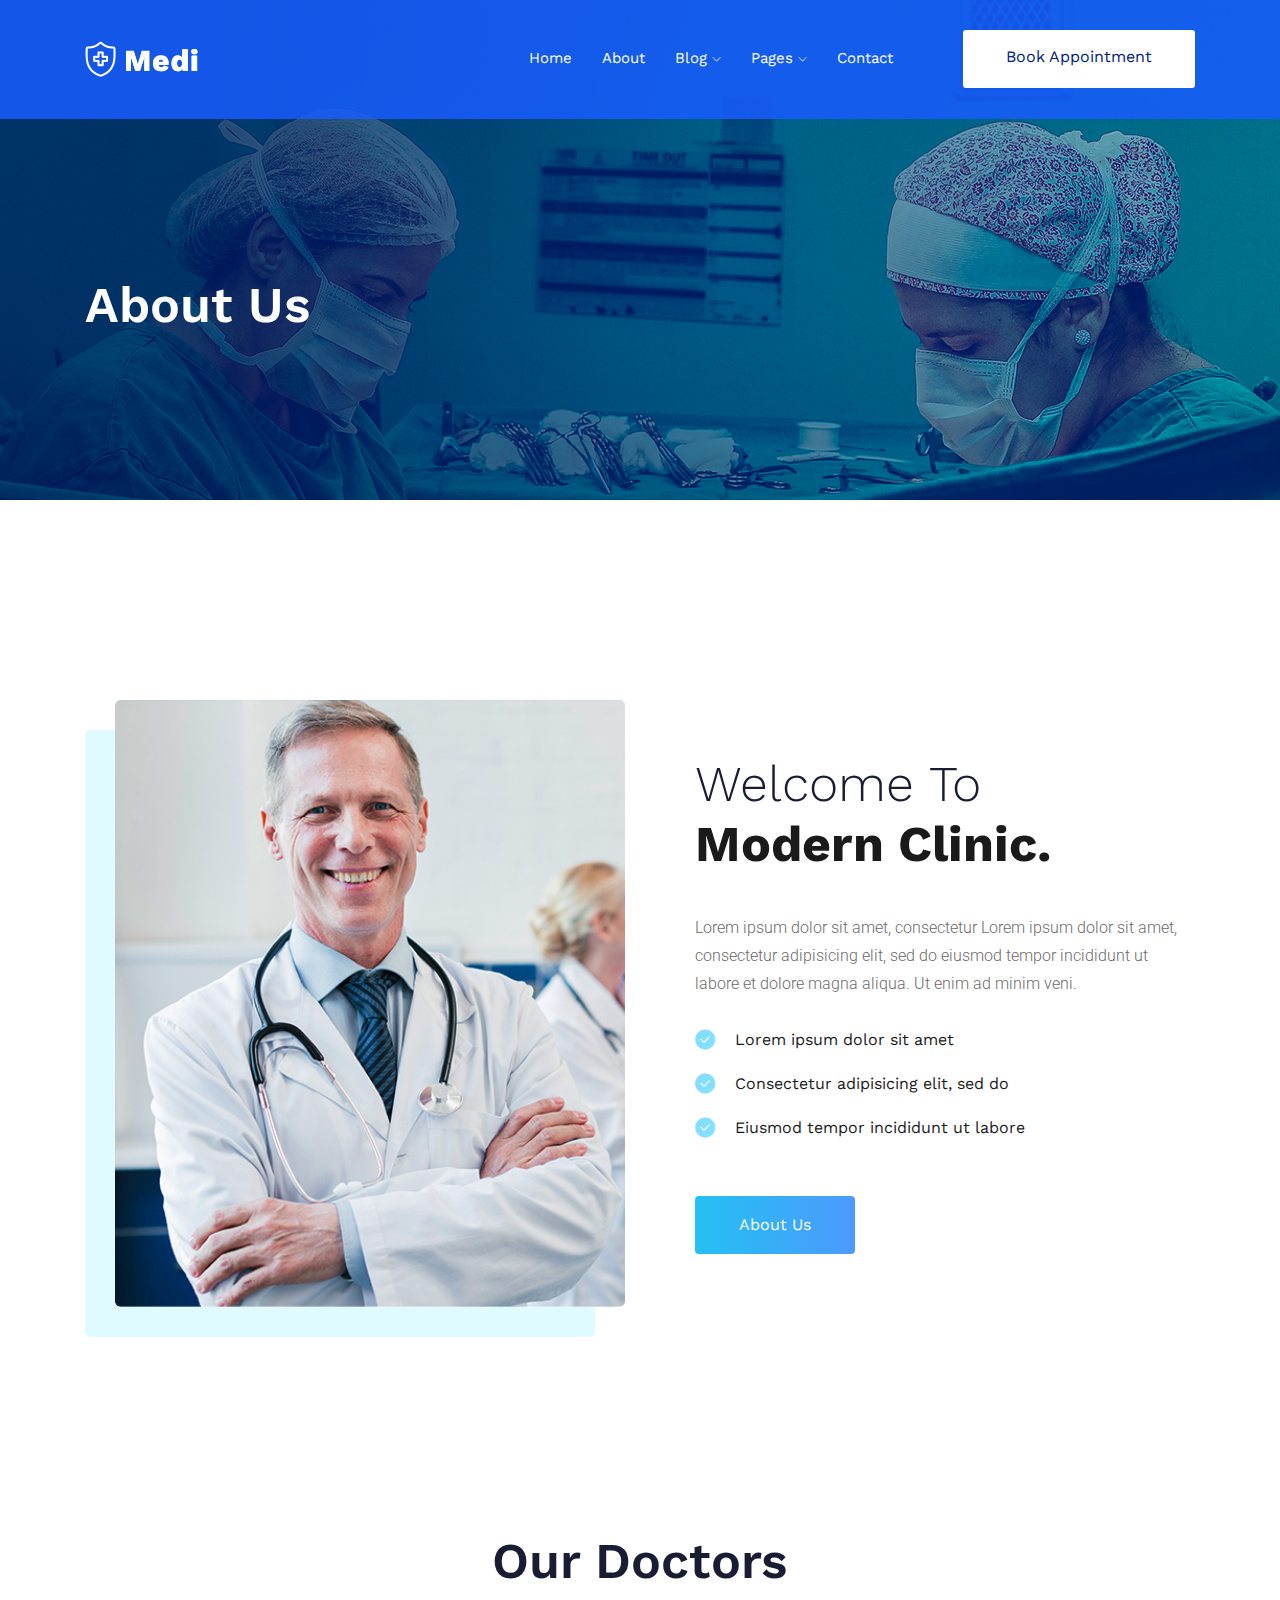
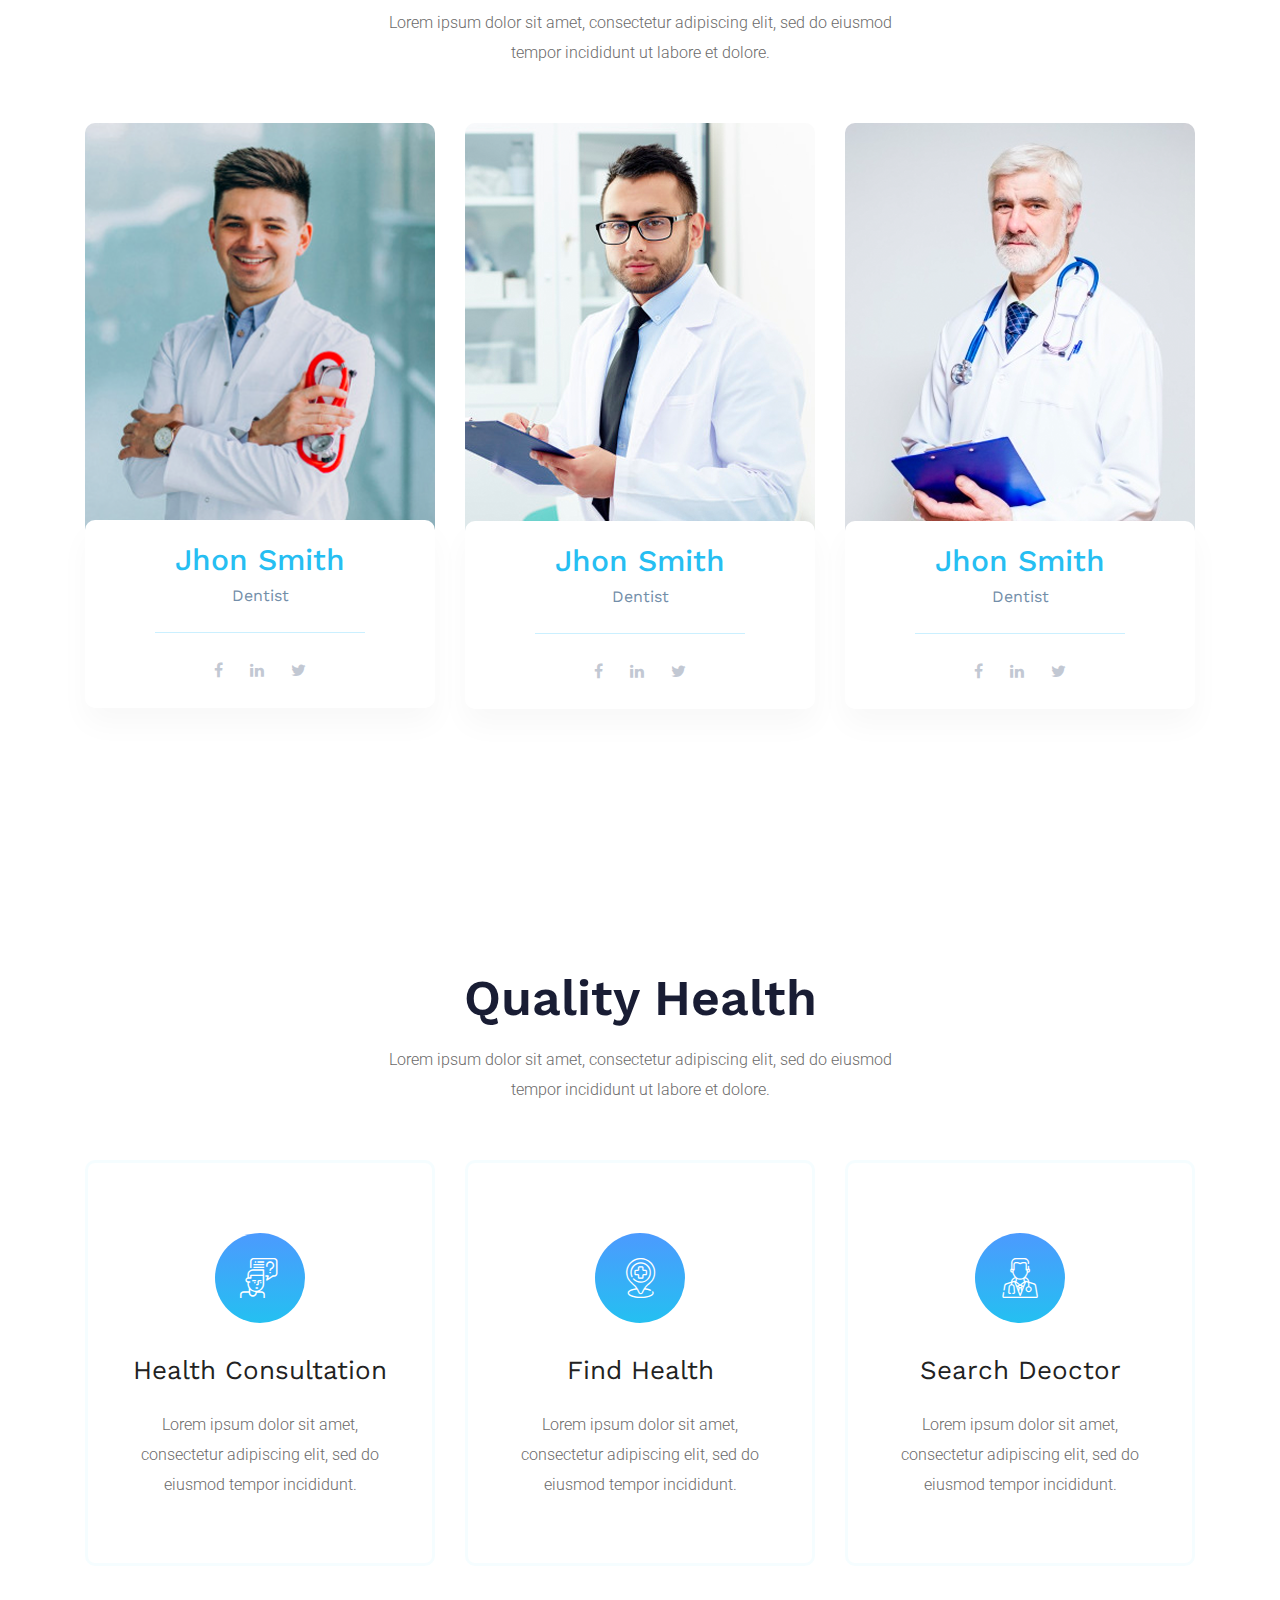
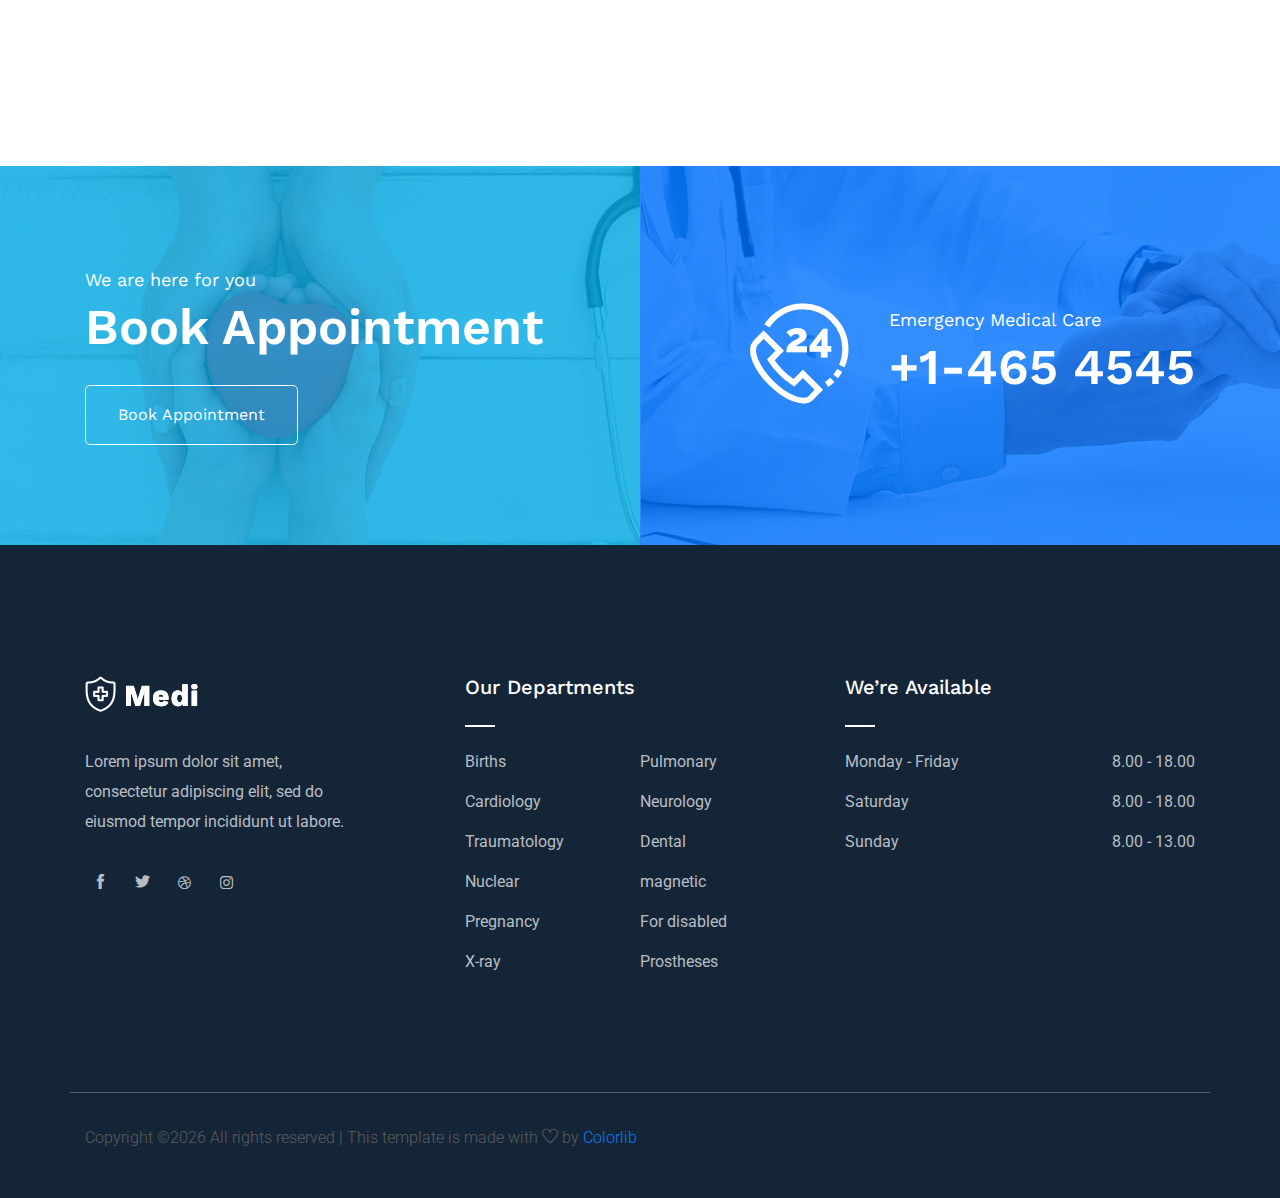
<file: about.html>
<!doctype html>
<html class="no-js" lang="zxx">

<head>
    <meta charset="utf-8">
    <meta http-equiv="x-ua-compatible" content="ie=edge">
    <title>Medi</title>
    <meta name="description" content="">
    <meta name="viewport" content="width=device-width, initial-scale=1">

    <!-- <link rel="manifest" href="site.webmanifest"> -->
    <link rel="shortcut icon" type="image/x-icon" href="img/favicon.png">
    <!-- Place favicon.ico in the root directory -->

    <!-- CSS here -->
    <link rel="stylesheet" href="css/bootstrap.min.css">
    <link rel="stylesheet" href="css/owl.carousel.min.css">
    <link rel="stylesheet" href="css/magnific-popup.css">
    <link rel="stylesheet" href="css/font-awesome.min.css">
    <link rel="stylesheet" href="css/themify-icons.css">
    <link rel="stylesheet" href="css/nice-select.css">
    <link rel="stylesheet" href="css/flaticon.css">
    <link rel="stylesheet" href="css/gijgo.css">
    <link rel="stylesheet" href="css/animate.css">
    <link rel="stylesheet" href="css/slicknav.css">
    <link rel="stylesheet" href="css/style.css">
    <!-- <link rel="stylesheet" href="css/responsive.css"> -->
</head>

<body>
    <!--[if lte IE 9]>
            <p class="browserupgrade">You are using an <strong>outdated</strong> browser. Please <a href="https://browsehappy.com/">upgrade your browser</a> to improve your experience and security.</p>
        <![endif]-->


    <!-- header-start -->
    <header>
        <div class="header-area ">
            <div id="sticky-header" class="main-header-area">
                <div class="container">
                    <div class="row align-items-center">
                        <div class="col-xl-3 col-lg-3">
                            <div class="logo-img">
                                <a href="index.html">
                                    <img src="img/logo.png" alt="">
                                </a>
                            </div>
                        </div>
                        <div class="col-xl-9 col-lg-9">
                            <div class="menu_wrap d-none d-lg-block">
                                <div class="menu_wrap_inner d-flex align-items-center justify-content-end">
                                    <div class="main-menu">
                                        <nav>
                                            <ul id="navigation">
                                                <li><a href="index.html">home</a></li>
                                                <li><a href="about.html">About</a></li>
                                                <li><a href="#">blog <i class="ti-angle-down"></i></a>
                                                    <ul class="submenu">
                                                        <li><a href="blog.html">blog</a></li>
                                                        <li><a href="single-blog.html">single-blog</a></li>
                                                    </ul>
                                                </li>
                                                <li><a href="#">pages <i class="ti-angle-down"></i></a>
                                                    <ul class="submenu">
                                                        <li><a href="department.html">Deportment</a></li>
                                                        <li><a href="elements.html">elements</a></li>
                                                    </ul>
                                                </li>
                                                <li><a href="contact.html">Contact</a></li>
                                            </ul>
                                        </nav>
                                    </div>
                                    <div class="book_room">
                                        <div class="book_btn">
                                            <a class="popup-with-form" href="#test-form">Book  Appointment</a>
                                        </div>
                                    </div>
                                </div>
                            </div>
                        </div>
                        <div class="col-12">
                            <div class="mobile_menu d-block d-lg-none"></div>
                        </div>
                    </div>
                </div>
            </div>
        </div>
    </header>
    <!-- header-end -->

    <!-- bradcam_area_start  -->
    <div class="bradcam_area breadcam_bg">
        <div class="container">
            <div class="row">
                <div class="col-xl-12">
                    <div class="bradcam_text">
                        <h3>About Us</h3>
                    </div>
                </div>
            </div>
        </div>
    </div>
    <!-- bradcam_area_end  -->

    <!-- welcome_clicnic_area_start -->
    <div class="welcome_clicnic_area">
        <div class="container">
            <div class="row align-items-center">
                <div class="col-xl-6 col-lg-6">
                    <div class="welcome_thumb">
                        <div class="thumb_1">
                            <img src="img/about/1.jpg" alt="">
                        </div>
                    </div>
                </div>
                <div class="col-xl-6 col-lg-6">
                    <div class="welcome_docmed_info">
                        <h3>Welcome To
                            <span>Modern Clinic.</span></h3>
                        <p>Lorem ipsum dolor sit amet, consectetur Lorem ipsum dolor sit amet, consectetur adipisicing elit, sed do eiusmod tempor incididunt ut labore et dolore magna aliqua. Ut enim ad minim veni.</p>
                        <ul>
                            <li> <i class="flaticon-verified"></i> Lorem ipsum dolor sit amet </li>
                            <li> <i class="flaticon-verified"></i> Consectetur adipisicing elit, sed do</li>
                            <li> <i class="flaticon-verified"></i> Eiusmod tempor incididunt ut labore </li>
                        </ul>
                        <a href="about.html" class="boxed-btn6">About us</a>
                    </div>
                </div>
            </div>
        </div>
    </div>
    <!-- welcome_clicnic_area_end -->


    <!-- expert_doctors_area_start -->
    <div class="expert_doctors_area p-0">
        <div class="container">
            <div class="row justify-content-center ">
                <div class="col-lg-6">
                    <div class="section_title mb-55 text-center">
                        <h3>Our Doctors</h3>
                        <p>Lorem ipsum dolor sit amet, consectetur adipiscing elit, sed do eiusmod tempor incididunt ut labore et dolore.</p>
                    </div>
                </div>
            </div>
            <div class="row justify-content-center">
                <div class="col-lg-4 col-md-6">
                    <div class="single_expert">
                        <div class="expert_thumb">
                            <img src="img/experts/1.png" alt="">
                        </div>
                        <div class="experts_name text-center">
                            <h3>Jhon Smith</h3>
                            <span>Dentist</span>
                            <div class="social_links">
                                <ul>
                                    <li>
                                        <a href="#"> <i class="fa fa-facebook"></i> </a>
                                    </li>
                                    <li>
                                        <a href="#"> <i class="fa fa-linkedin"></i> </a>
                                    </li>
                                    <li>
                                        <a href="#"> <i class="fa fa-twitter"></i> </a>
                                    </li>
                                </ul>
                            </div>
                        </div>
                    </div>
                </div>
                <div class="col-lg-4 col-md-6">
                    <div class="single_expert">
                        <div class="expert_thumb">
                            <img src="img/experts/2.png" alt="">
                        </div>
                        <div class="experts_name text-center">
                            <h3>Jhon Smith</h3>
                            <span>Dentist</span>
                            <div class="social_links">
                                <ul>
                                    <li>
                                        <a href="#"> <i class="fa fa-facebook"></i> </a>
                                    </li>
                                    <li>
                                        <a href="#"> <i class="fa fa-linkedin"></i> </a>
                                    </li>
                                    <li>
                                        <a href="#"> <i class="fa fa-twitter"></i> </a>
                                    </li>
                                </ul>
                            </div>
                        </div>
                    </div>
                </div>
                <div class="col-lg-4 col-md-6">
                    <div class="single_expert">
                        <div class="expert_thumb">
                            <img src="img/experts/3.png" alt="">
                        </div>
                        <div class="experts_name text-center">
                            <h3>Jhon Smith</h3>
                            <span>Dentist</span>
                            <div class="social_links">
                                <ul>
                                    <li>
                                        <a href="#"> <i class="fa fa-facebook"></i> </a>
                                    </li>
                                    <li>
                                        <a href="#"> <i class="fa fa-linkedin"></i> </a>
                                    </li>
                                    <li>
                                        <a href="#"> <i class="fa fa-twitter"></i> </a>
                                    </li>
                                </ul>
                            </div>
                        </div>
                    </div>
                </div>
            </div>
        </div>
    </div>
    <!-- expert_doctors_area_end -->

    <!-- quality_area_start  -->
    <div class="quality_area">
        <div class="container">
            <div class="row justify-content-center ">
                <div class="col-lg-6">
                    <div class="section_title mb-55 text-center">
                        <h3>Quality Health</h3>
                        <p>Lorem ipsum dolor sit amet, consectetur adipiscing elit, sed do eiusmod tempor incididunt ut labore et dolore.</p>
                    </div>
                </div>
            </div>
            <div class="row">
                <div class="col-lg-4 col-md-6">
                    <div class="single_quality">
                        <div class="icon">
                            <i class="flaticon-customer-service"></i>
                        </div>
                        <h3>Health Consultation</h3>
                        <p>Lorem ipsum dolor sit amet, consectetur adipiscing elit, sed do eiusmod tempor incididunt.</p>
                    </div>
                </div>
                <div class="col-lg-4 col-md-6">
                    <div class="single_quality">
                        <div class="icon">
                            <i class="flaticon-find"></i>
                        </div>
                        <h3>Find Health</h3>
                        <p>Lorem ipsum dolor sit amet, consectetur adipiscing elit, sed do eiusmod tempor incididunt.</p>
                    </div>
                </div>
                <div class="col-lg-4 col-md-6">
                    <div class="single_quality">
                        <div class="icon">
                            <i class="flaticon-doctor"></i>
                        </div>
                        <h3>Search Deoctor</h3>
                        <p>Lorem ipsum dolor sit amet, consectetur adipiscing elit, sed do eiusmod tempor incididunt.</p>
                    </div>
                </div>
            </div>
        </div>
    </div>
    <!-- quality_areaend  -->

    <!-- Emergency_contact start -->
    <div class="Emergency_contact">
        <div class="Emergency_contact_inner ">
            <div class="container">
                <div class="row align-items-center">
                    <div class="col-lg-6">
                        <div class="single_emergency">
                            <div class="info">
                                <span>We are here for you</span>
                                <h3>Book Appointment</h3>
                            </div>
                            <div class="info_button">
                                <a href="#" class="boxed-btn3-white">Book Appointment
                                </a>
                            </div>
                        </div>
                    </div>
                    <div class="col-lg-6">
                        <div class="single_emergency align-items-center d-flex justify-content-end">
                            <div class="icon">
                                <i class="flaticon-call"></i>
                            </div>
                            <div class="info">
                                <span>Emergency Medical Care</span>
                                <h3>+1-465 4545</h3>
                            </div>
                        </div>
                    </div>
                </div>
            </div>
        </div>
    </div>
    <!-- Emergency_contact end -->

    <footer class="footer">
        <div class="footer_top">
            <div class="container">
                <div class="row">
                    <div class="col-xl-4 col-md-6 col-lg-4 ">
                        <div class="footer_widget">
                            <div class="footer_logo">
                                <a href="#">
                                    <img src="img/logo.png" alt="">
                                </a>
                            </div>
                            <p class="address_text">Lorem ipsum dolor sit amet, <br> consectetur adipiscing elit, sed do <br> eiusmod tempor incididunt ut labore.
                            </p>
                            <div class="socail_links">
                                <ul>
                                    <li>
                                        <a href="#">
                                            <i class="ti-facebook"></i>
                                        </a>
                                    </li>
                                    <li>
                                        <a href="#">
                                            <i class="ti-twitter-alt"></i>
                                        </a>
                                    </li>
                                    <li>
                                        <a href="#">
                                            <i class="fa fa-dribbble"></i>
                                        </a>
                                    </li>
                                    <li>
                                        <a href="#">
                                            <i class="fa fa-instagram"></i>
                                        </a>
                                    </li>
                                </ul>
                            </div>

                        </div>
                    </div>
                    <div class="col-xl-4 col-md-6 col-lg-4">
                        <div class="footer_widget">
                            <h3 class="footer_title">
                                Our Departments
                            </h3>
                            <ul class="links">
                                <li><a href="#">Births</a></li>
                                <li><a href="#">Pulmonary</a></li>
                                <li><a href="#">Cardiology</a></li>
                                <li><a href="#">Neurology</a></li>
                                <li><a href="#">Traumatology</a></li>
                                <li><a href="#">Dental</a></li>
                                <li><a href="#">Nuclear</a></li>
                                <li><a href="#">magnetic</a></li>
                                <li><a href="#">Pregnancy</a></li>
                                <li><a href="#">For disabled</a></li>
                                <li><a href="#">X-ray</a></li>
                                <li><a href="#">Prostheses</a></li>
                            </ul>
                        </div>
                    </div>
                    <div class="col-xl-4  col-md-6 col-lg-4">
                        <div class="footer_widget">
                            <h3 class="footer_title">
                                We’re Available
                            </h3>
                            <ul class="meting_time">
                                <li class="d-flex justify-content-between "><span>Monday - Friday</span> <span>8.00 - 18.00</span></li>
                                <li class="d-flex justify-content-between "><span>Saturday	</span> <span>8.00 - 18.00</span></li>
                                <li class="d-flex justify-content-between "><span>Sunday</span> <span>8.00 - 13.00</span></li>
                            </ul>
                        </div>
                    </div>
                </div>
            </div>
        </div>
        <div class="copy-right_text">
            <div class="container">
                <div class="row">
                    <div class="bordered_1px "></div>
                    <div class="col-xl-12">
                        <p class="copy_right text-center">
                            <p><!-- Link back to Colorlib can't be removed. Template is licensed under CC BY 3.0. -->
  Copyright &copy;<script>document.write(new Date().getFullYear());</script> All rights reserved | This template is made with <i class="ti-heart" aria-hidden="true"></i> by <a href="https://colorlib.com" target="_blank">Colorlib</a>
  <!-- Link back to Colorlib can't be removed. Template is licensed under CC BY 3.0. --></p>
                        </p>
                    </div>
                </div>
            </div>
        </div>
    </footer>

    <!-- link that opens popup -->

    <!-- form itself end-->
    <form id="test-form" class="white-popup-block mfp-hide">
        <div class="popup_box ">
            <div class="popup_inner">
                <h3>
                    Book an 
                <span>Appointment</span>
                </h3>
                <form action="#">
                    <div class="row">
                        <div class="col-xl-12">
                            <select class="form-select wide" id="default-select" class="">
                                <option data-display="Please select hospital you visited to visit">Please select hospital you visited to visit </option>
                                <option value="1">Anaf</option>
                                <option value="2">Nayna Therapy</option>
                                <option value="3">Nadif</option>
                            </select>
                        </div>
                        <div class="col-xl-9">
                            <input type="text"  placeholder="Your name ">
                        </div>
                        <div class="col-xl-3">
                            <input type="text"  placeholder="Your age">
                        </div>
                        <div class="col-xl-6">
                            <input type="text"  placeholder="Phone number ">
                        </div>
                        <div class="col-xl-6">
                            <input type="email"  placeholder="Email Address">
                        </div>
                        <div class="col-xl-6">
                            <input class="datepicker" placeholder="Appointment Date">
                        </div>
                        <div class="col-xl-6">
                            <input class="timepicker" placeholder="Suitable time">
                        </div>
                        <div class="col-xl-12">
                            <button type="submit" class="boxed-btn3">Make an Appointment</button>
                        </div>
                    </div>
                </form>
            </div>
        </div>
    </form>
    <!-- form itself end -->

    <!-- JS here -->
    <script src="js/vendor/modernizr-3.5.0.min.js"></script>
    <script src="js/vendor/jquery-1.12.4.min.js"></script>
    <script src="js/popper.min.js"></script>
    <script src="js/bootstrap.min.js"></script>
    <script src="js/owl.carousel.min.js"></script>
    <script src="js/isotope.pkgd.min.js"></script>
    <script src="js/ajax-form.js"></script>
    <script src="js/waypoints.min.js"></script>
    <script src="js/jquery.counterup.min.js"></script>
    <script src="js/imagesloaded.pkgd.min.js"></script>
    <script src="js/scrollIt.js"></script>
    <script src="js/jquery.scrollUp.min.js"></script>
    <script src="js/wow.min.js"></script>
    <script src="js/nice-select.min.js"></script>
    <script src="js/jquery.slicknav.min.js"></script>
    <script src="js/jquery.magnific-popup.min.js"></script>
    <script src="js/plugins.js"></script>
    <script src="js/gijgo.min.js"></script>
    <!--contact js-->
    <script src="js/contact.js"></script>
    <script src="js/jquery.ajaxchimp.min.js"></script>
    <script src="js/jquery.form.js"></script>
    <script src="js/jquery.validate.min.js"></script>
    <script src="js/mail-script.js"></script>

    <script src="js/main.js"></script>
    <script>
        $('.datepicker').datepicker({
            iconsLibrary: 'fontawesome',
            icons: {
                rightIcon: '<span class="fa fa-calendar"></span>'
            }
        });

        $('.timepicker').timepicker({
            iconsLibrary: 'fontawesome',
            icons: {
                rightIcon: '<span class="fa fa-clock-o"></span>'
            }
        });
    $(document).ready(function() {
    $('.js-example-basic-multiple').select2();
});
    </script>
</body>

</html>
</file>
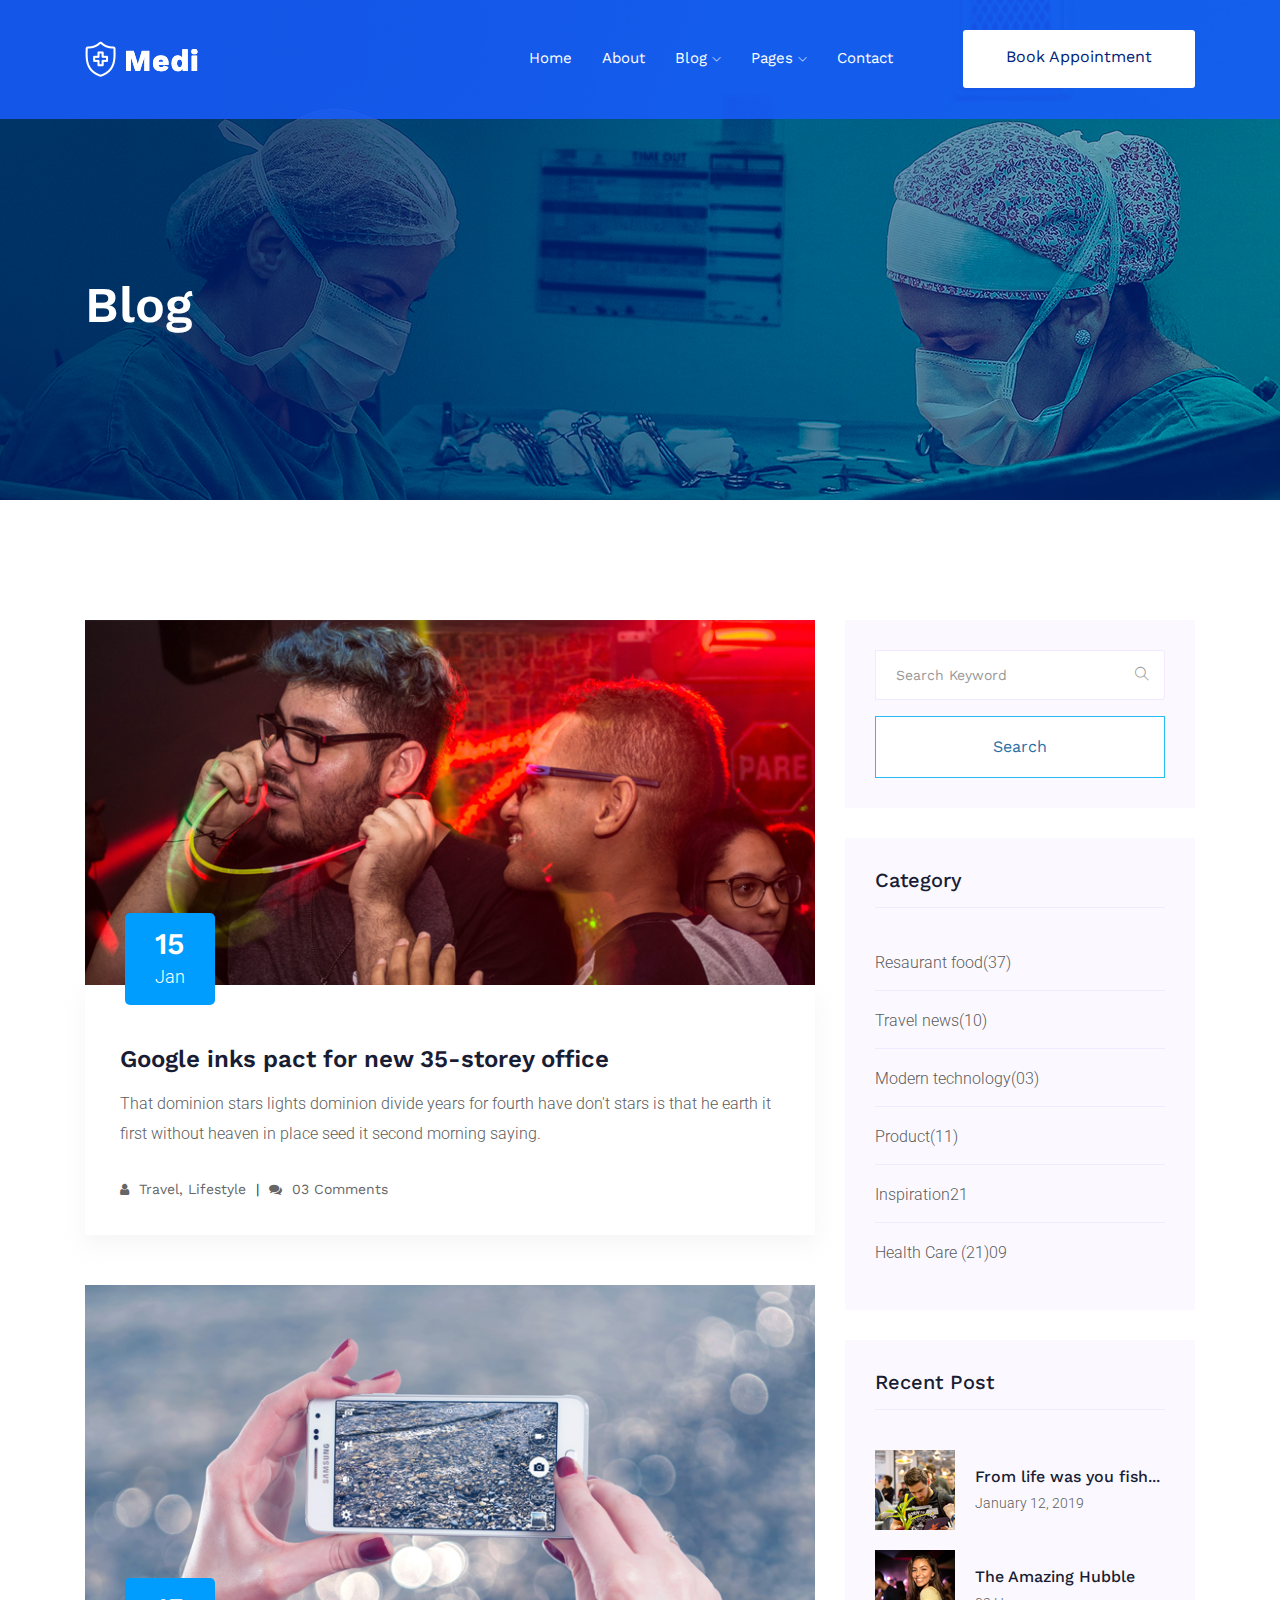
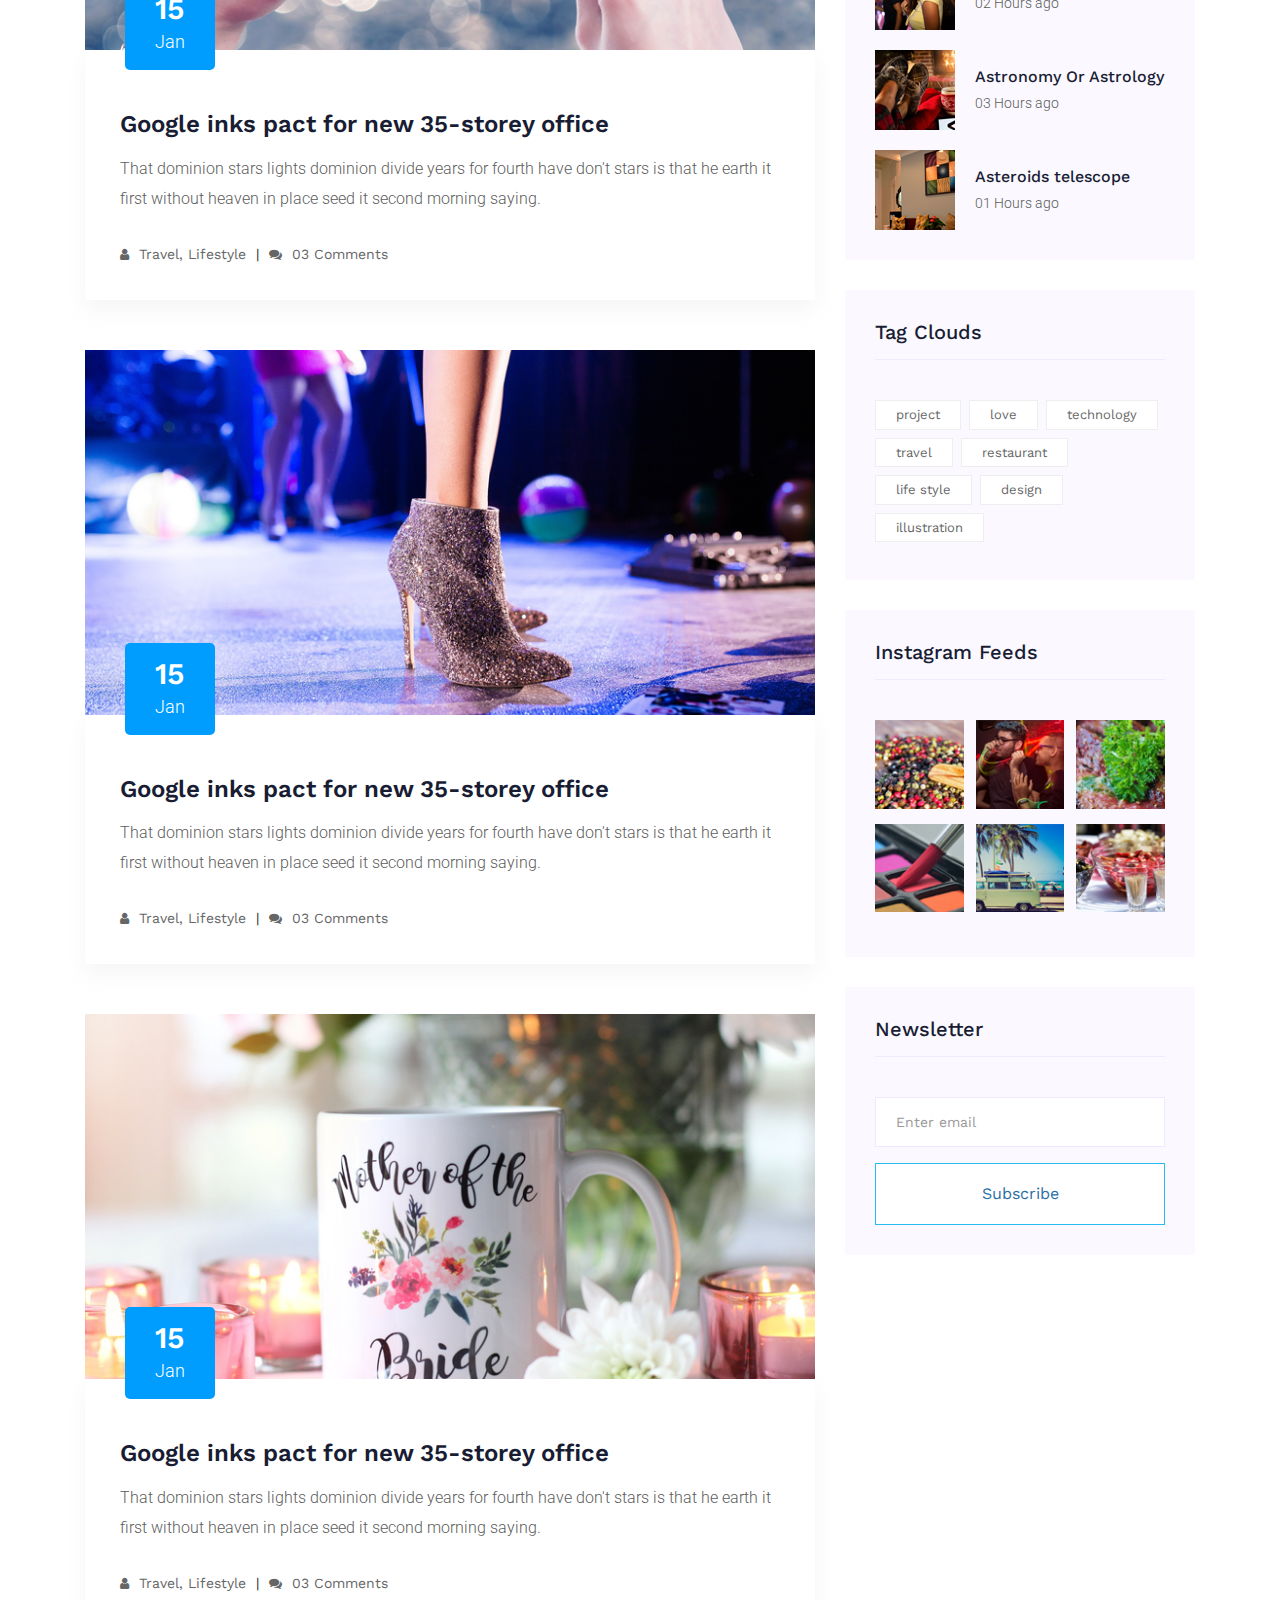
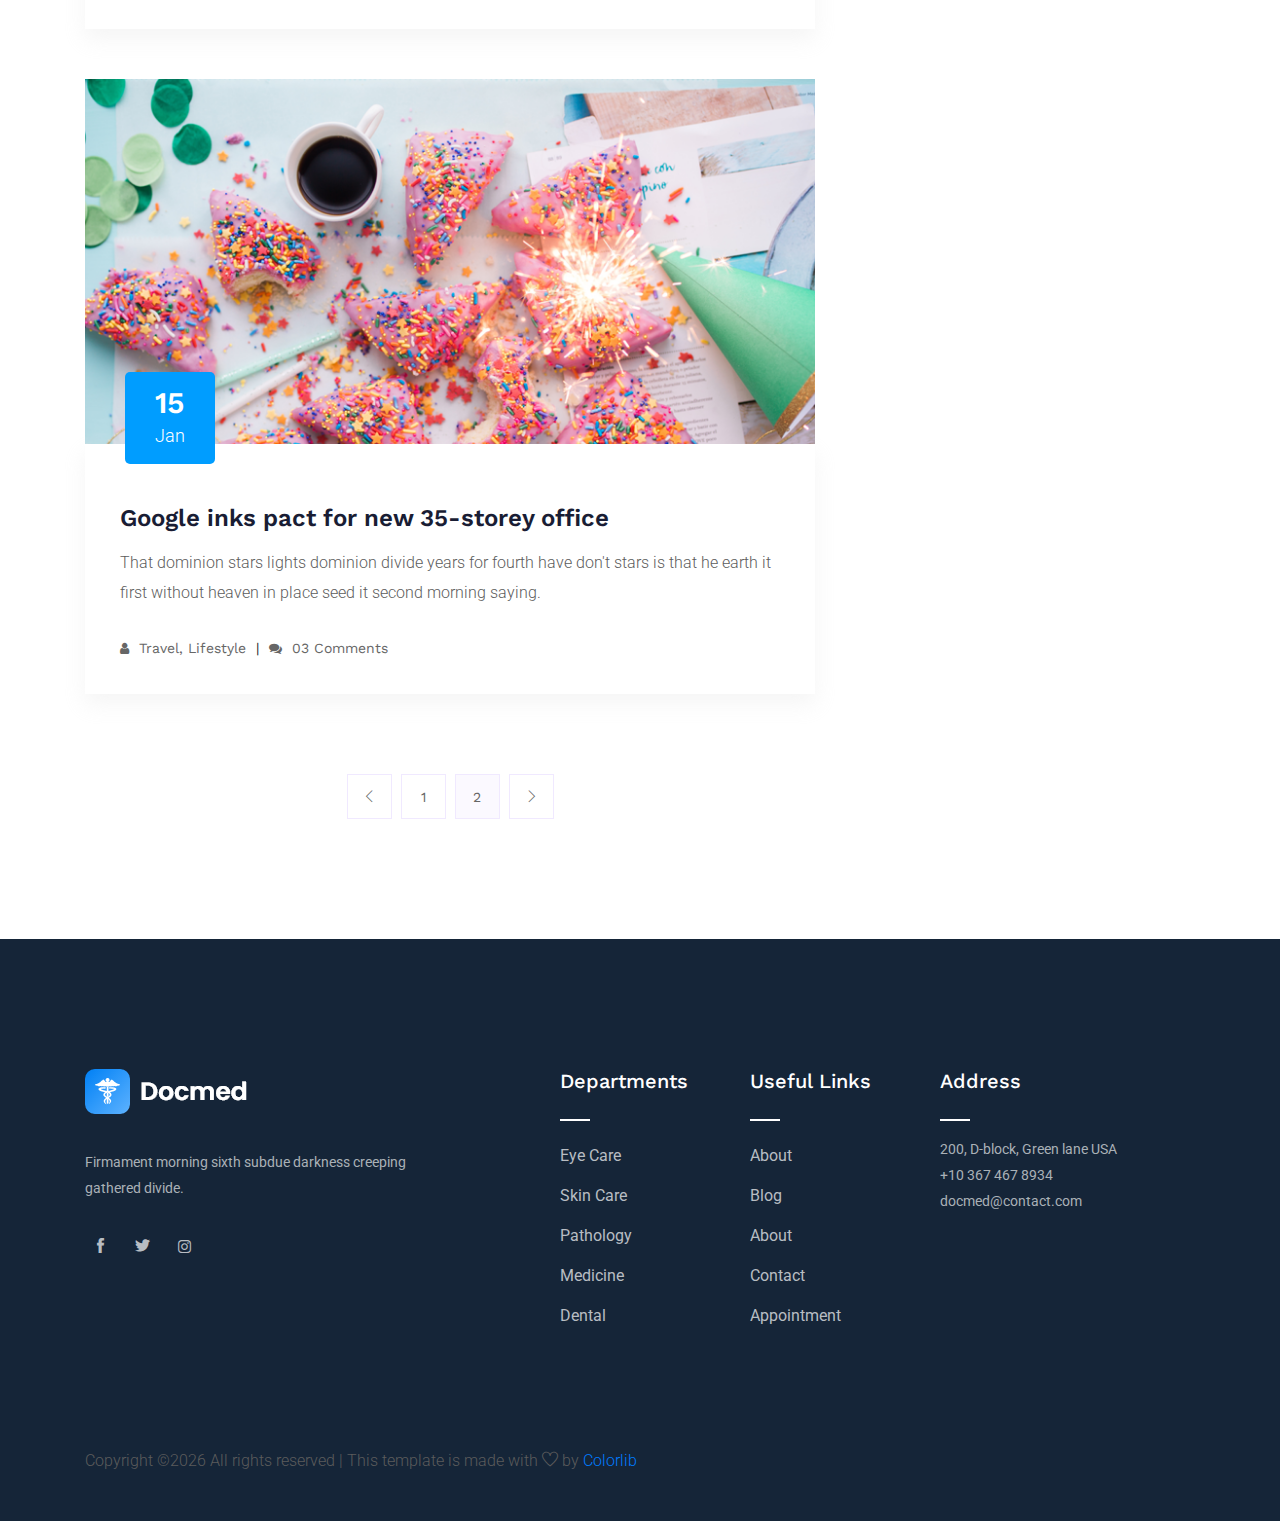
<file: blog.html>
<!doctype html>
<html class="no-js" lang="zxx">

<head>
    <meta charset="utf-8">
    <meta http-equiv="x-ua-compatible" content="ie=edge">
    <title>Docmed</title>
    <meta name="description" content="">
    <meta name="viewport" content="width=device-width, initial-scale=1">

    <!-- <link rel="manifest" href="site.webmanifest"> -->
    <link rel="shortcut icon" type="image/x-icon" href="img/favicon.png">
    <!-- Place favicon.ico in the root directory -->

    <!-- CSS here -->
    <link rel="stylesheet" href="css/bootstrap.min.css">
    <link rel="stylesheet" href="css/owl.carousel.min.css">
    <link rel="stylesheet" href="css/magnific-popup.css">
    <link rel="stylesheet" href="css/font-awesome.min.css">
    <link rel="stylesheet" href="css/themify-icons.css">
    <link rel="stylesheet" href="css/nice-select.css">
    <link rel="stylesheet" href="css/flaticon.css">
    <link rel="stylesheet" href="css/gijgo.css">
    <link rel="stylesheet" href="css/animate.css">
    <link rel="stylesheet" href="css/slicknav.css">
    <link rel="stylesheet" href="css/style.css">
    <!-- <link rel="stylesheet" href="css/responsive.css"> -->
</head>

<body>
    <!--[if lte IE 9]>
            <p class="browserupgrade">You are using an <strong>outdated</strong> browser. Please <a href="https://browsehappy.com/">upgrade your browser</a> to improve your experience and security.</p>
        <![endif]-->

    <!-- header-start -->
    <header>
        <div class="header-area ">
            <div id="sticky-header" class="main-header-area">
                <div class="container">
                    <div class="row align-items-center">
                        <div class="col-xl-3 col-lg-3">
                            <div class="logo-img">
                                <a href="index.html">
                                    <img src="img/logo.png" alt="">
                                </a>
                            </div>
                        </div>
                        <div class="col-xl-9 col-lg-9">
                            <div class="menu_wrap d-none d-lg-block">
                                <div class="menu_wrap_inner d-flex align-items-center justify-content-end">
                                    <div class="main-menu">
                                        <nav>
                                            <ul id="navigation">
                                                <li><a href="index.html">home</a></li>
                                                <li><a href="about.html">About</a></li>
                                                <li><a href="#">blog <i class="ti-angle-down"></i></a>
                                                    <ul class="submenu">
                                                        <li><a href="blog.html">blog</a></li>
                                                        <li><a href="single-blog.html">single-blog</a></li>
                                                    </ul>
                                                </li>
                                                <li><a href="#">pages <i class="ti-angle-down"></i></a>
                                                    <ul class="submenu">
                                                        <li><a href="department.html">Deportment</a></li>
                                                        <li><a href="elements.html">elements</a></li>
                                                    </ul>
                                                </li>
                                                <li><a href="contact.html">Contact</a></li>
                                            </ul>
                                        </nav>
                                    </div>
                                    <div class="book_room">
                                        <div class="book_btn">
                                            <a class="popup-with-form" href="#test-form">Book  Appointment</a>
                                        </div>
                                    </div>
                                </div>
                            </div>
                        </div>
                        <div class="col-12">
                            <div class="mobile_menu d-block d-lg-none"></div>
                        </div>
                    </div>
                </div>
            </div>
        </div>
    </header>
    <!-- header-end -->
  
    <!-- bradcam_area_start  -->
    <div class="bradcam_area breadcam_bg">
        <div class="container">
            <div class="row">
                <div class="col-xl-12">
                    <div class="bradcam_text">
                        <h3>blog</h3>
                    </div>
                </div>
            </div>
        </div>
    </div>
    <!-- bradcam_area_end  -->


    <!--================Blog Area =================-->
    <section class="blog_area section-padding">
        <div class="container">
            <div class="row">
                <div class="col-lg-8 mb-5 mb-lg-0">
                    <div class="blog_left_sidebar">
                        <article class="blog_item">
                            <div class="blog_item_img">
                                <img class="card-img rounded-0" src="img/blog/single_blog_1.png" alt="">
                                <a href="#" class="blog_item_date">
                                    <h3>15</h3>
                                    <p>Jan</p>
                                </a>
                            </div>

                            <div class="blog_details">
                                <a class="d-inline-block" href="single-blog.html">
                                    <h2>Google inks pact for new 35-storey office</h2>
                                </a>
                                <p>That dominion stars lights dominion divide years for fourth have don't stars is that
                                    he earth it first without heaven in place seed it second morning saying.</p>
                                <ul class="blog-info-link">
                                    <li><a href="#"><i class="fa fa-user"></i> Travel, Lifestyle</a></li>
                                    <li><a href="#"><i class="fa fa-comments"></i> 03 Comments</a></li>
                                </ul>
                            </div>
                        </article>

                        <article class="blog_item">
                            <div class="blog_item_img">
                                <img class="card-img rounded-0" src="img/blog/single_blog_2.png" alt="">
                                <a href="#" class="blog_item_date">
                                    <h3>15</h3>
                                    <p>Jan</p>
                                </a>
                            </div>

                            <div class="blog_details">
                                <a class="d-inline-block" href="single-blog.html">
                                    <h2>Google inks pact for new 35-storey office</h2>
                                </a>
                                <p>That dominion stars lights dominion divide years for fourth have don't stars is that
                                    he earth it first without heaven in place seed it second morning saying.</p>
                                <ul class="blog-info-link">
                                    <li><a href="#"><i class="fa fa-user"></i> Travel, Lifestyle</a></li>
                                    <li><a href="#"><i class="fa fa-comments"></i> 03 Comments</a></li>
                                </ul>
                            </div>
                        </article>

                        <article class="blog_item">
                            <div class="blog_item_img">
                                <img class="card-img rounded-0" src="img/blog/single_blog_3.png" alt="">
                                <a href="#" class="blog_item_date">
                                    <h3>15</h3>
                                    <p>Jan</p>
                                </a>
                            </div>

                            <div class="blog_details">
                                <a class="d-inline-block" href="single-blog.html">
                                    <h2>Google inks pact for new 35-storey office</h2>
                                </a>
                                <p>That dominion stars lights dominion divide years for fourth have don't stars is that
                                    he earth it first without heaven in place seed it second morning saying.</p>
                                <ul class="blog-info-link">
                                    <li><a href="#"><i class="fa fa-user"></i> Travel, Lifestyle</a></li>
                                    <li><a href="#"><i class="fa fa-comments"></i> 03 Comments</a></li>
                                </ul>
                            </div>
                        </article>

                        <article class="blog_item">
                            <div class="blog_item_img">
                                <img class="card-img rounded-0" src="img/blog/single_blog_4.png" alt="">
                                <a href="#" class="blog_item_date">
                                    <h3>15</h3>
                                    <p>Jan</p>
                                </a>
                            </div>

                            <div class="blog_details">
                                <a class="d-inline-block" href="single-blog.html">
                                    <h2>Google inks pact for new 35-storey office</h2>
                                </a>
                                <p>That dominion stars lights dominion divide years for fourth have don't stars is that
                                    he earth it first without heaven in place seed it second morning saying.</p>
                                <ul class="blog-info-link">
                                    <li><a href="#"><i class="fa fa-user"></i> Travel, Lifestyle</a></li>
                                    <li><a href="#"><i class="fa fa-comments"></i> 03 Comments</a></li>
                                </ul>
                            </div>
                        </article>

                        <article class="blog_item">
                            <div class="blog_item_img">
                                <img class="card-img rounded-0" src="img/blog/single_blog_5.png" alt="">
                                <a href="#" class="blog_item_date">
                                    <h3>15</h3>
                                    <p>Jan</p>
                                </a>
                            </div>

                            <div class="blog_details">
                                <a class="d-inline-block" href="single-blog.html">
                                    <h2>Google inks pact for new 35-storey office</h2>
                                </a>
                                <p>That dominion stars lights dominion divide years for fourth have don't stars is that
                                    he earth it first without heaven in place seed it second morning saying.</p>
                                <ul class="blog-info-link">
                                    <li><a href="#"><i class="fa fa-user"></i> Travel, Lifestyle</a></li>
                                    <li><a href="#"><i class="fa fa-comments"></i> 03 Comments</a></li>
                                </ul>
                            </div>
                        </article>

                        <nav class="blog-pagination justify-content-center d-flex">
                            <ul class="pagination">
                                <li class="page-item">
                                    <a href="#" class="page-link" aria-label="Previous">
                                        <i class="ti-angle-left"></i>
                                    </a>
                                </li>
                                <li class="page-item">
                                    <a href="#" class="page-link">1</a>
                                </li>
                                <li class="page-item active">
                                    <a href="#" class="page-link">2</a>
                                </li>
                                <li class="page-item">
                                    <a href="#" class="page-link" aria-label="Next">
                                        <i class="ti-angle-right"></i>
                                    </a>
                                </li>
                            </ul>
                        </nav>
                    </div>
                </div>
                <div class="col-lg-4">
                    <div class="blog_right_sidebar">
                        <aside class="single_sidebar_widget search_widget">
                            <form action="#">
                                <div class="form-group">
                                    <div class="input-group mb-3">
                                        <input type="text" class="form-control" placeholder='Search Keyword'
                                            onfocus="this.placeholder = ''"
                                            onblur="this.placeholder = 'Search Keyword'">
                                        <div class="input-group-append">
                                            <button class="btn" type="button"><i class="ti-search"></i></button>
                                        </div>
                                    </div>
                                </div>
                                <button class="button rounded-0 primary-bg text-white w-100 btn_1 boxed-btn"
                                    type="submit">Search</button>
                            </form>
                        </aside>

                        <aside class="single_sidebar_widget post_category_widget">
                            <h4 class="widget_title">Category</h4>
                            <ul class="list cat-list">
                                <li>
                                    <a href="#" class="d-flex">
                                        <p>Resaurant food</p>
                                        <p>(37)</p>
                                    </a>
                                </li>
                                <li>
                                    <a href="#" class="d-flex">
                                        <p>Travel news</p>
                                        <p>(10)</p>
                                    </a>
                                </li>
                                <li>
                                    <a href="#" class="d-flex">
                                        <p>Modern technology</p>
                                        <p>(03)</p>
                                    </a>
                                </li>
                                <li>
                                    <a href="#" class="d-flex">
                                        <p>Product</p>
                                        <p>(11)</p>
                                    </a>
                                </li>
                                <li>
                                    <a href="#" class="d-flex">
                                        <p>Inspiration</p>
                                        <p>21</p>
                                    </a>
                                </li>
                                <li>
                                    <a href="#" class="d-flex">
                                        <p>Health Care (21)</p>
                                        <p>09</p>
                                    </a>
                                </li>
                            </ul>
                        </aside>

                        <aside class="single_sidebar_widget popular_post_widget">
                            <h3 class="widget_title">Recent Post</h3>
                            <div class="media post_item">
                                <img src="img/post/post_1.png" alt="post">
                                <div class="media-body">
                                    <a href="single-blog.html">
                                        <h3>From life was you fish...</h3>
                                    </a>
                                    <p>January 12, 2019</p>
                                </div>
                            </div>
                            <div class="media post_item">
                                <img src="img/post/post_2.png" alt="post">
                                <div class="media-body">
                                    <a href="single-blog.html">
                                        <h3>The Amazing Hubble</h3>
                                    </a>
                                    <p>02 Hours ago</p>
                                </div>
                            </div>
                            <div class="media post_item">
                                <img src="img/post/post_3.png" alt="post">
                                <div class="media-body">
                                    <a href="single-blog.html">
                                        <h3>Astronomy Or Astrology</h3>
                                    </a>
                                    <p>03 Hours ago</p>
                                </div>
                            </div>
                            <div class="media post_item">
                                <img src="img/post/post_4.png" alt="post">
                                <div class="media-body">
                                    <a href="single-blog.html">
                                        <h3>Asteroids telescope</h3>
                                    </a>
                                    <p>01 Hours ago</p>
                                </div>
                            </div>
                        </aside>
                        <aside class="single_sidebar_widget tag_cloud_widget">
                            <h4 class="widget_title">Tag Clouds</h4>
                            <ul class="list">
                                <li>
                                    <a href="#">project</a>
                                </li>
                                <li>
                                    <a href="#">love</a>
                                </li>
                                <li>
                                    <a href="#">technology</a>
                                </li>
                                <li>
                                    <a href="#">travel</a>
                                </li>
                                <li>
                                    <a href="#">restaurant</a>
                                </li>
                                <li>
                                    <a href="#">life style</a>
                                </li>
                                <li>
                                    <a href="#">design</a>
                                </li>
                                <li>
                                    <a href="#">illustration</a>
                                </li>
                            </ul>
                        </aside>


                        <aside class="single_sidebar_widget instagram_feeds">
                            <h4 class="widget_title">Instagram Feeds</h4>
                            <ul class="instagram_row flex-wrap">
                                <li>
                                    <a href="#">
                                        <img class="img-fluid" src="img/post/post_5.png" alt="">
                                    </a>
                                </li>
                                <li>
                                    <a href="#">
                                        <img class="img-fluid" src="img/post/post_6.png" alt="">
                                    </a>
                                </li>
                                <li>
                                    <a href="#">
                                        <img class="img-fluid" src="img/post/post_7.png" alt="">
                                    </a>
                                </li>
                                <li>
                                    <a href="#">
                                        <img class="img-fluid" src="img/post/post_8.png" alt="">
                                    </a>
                                </li>
                                <li>
                                    <a href="#">
                                        <img class="img-fluid" src="img/post/post_9.png" alt="">
                                    </a>
                                </li>
                                <li>
                                    <a href="#">
                                        <img class="img-fluid" src="img/post/post_10.png" alt="">
                                    </a>
                                </li>
                            </ul>
                        </aside>


                        <aside class="single_sidebar_widget newsletter_widget">
                            <h4 class="widget_title">Newsletter</h4>

                            <form action="#">
                                <div class="form-group">
                                    <input type="email" class="form-control" onfocus="this.placeholder = ''"
                                        onblur="this.placeholder = 'Enter email'" placeholder='Enter email' required>
                                </div>
                                <button class="button rounded-0 primary-bg text-white w-100 btn_1 boxed-btn"
                                    type="submit">Subscribe</button>
                            </form>
                        </aside>
                    </div>
                </div>
            </div>
        </div>
    </section>
    <!--================Blog Area =================-->

<!-- footer start -->
<footer class="footer">
    <div class="footer_top">
        <div class="container">
            <div class="row">
                <div class="col-xl-4 col-md-6 col-lg-4">
                    <div class="footer_widget">
                        <div class="footer_logo">
                            <a href="#">
                                <img src="img/footer_logo.png" alt="">
                            </a>
                        </div>
                        <p>
                                Firmament morning sixth subdue darkness 
                                creeping gathered divide.
                        </p>
                        <div class="socail_links">
                            <ul>
                                <li>
                                    <a href="#">
                                        <i class="ti-facebook"></i>
                                    </a>
                                </li>
                                <li>
                                    <a href="#">
                                        <i class="ti-twitter-alt"></i>
                                    </a>
                                </li>
                                <li>
                                    <a href="#">
                                        <i class="fa fa-instagram"></i>
                                    </a>
                                </li>
                            </ul>
                        </div>

                    </div>
                </div>
                <div class="col-xl-2 offset-xl-1 col-md-6 col-lg-3">
                    <div class="footer_widget">
                        <h3 class="footer_title">
                                Departments
                        </h3>
                        <ul>
                            <li><a href="#">Eye Care</a></li>
                            <li><a href="#">Skin Care</a></li>
                            <li><a href="#">Pathology</a></li>
                            <li><a href="#">Medicine</a></li>
                            <li><a href="#">Dental</a></li>
                        </ul>

                    </div>
                </div>
                <div class="col-xl-2 col-md-6 col-lg-2">
                    <div class="footer_widget">
                        <h3 class="footer_title">
                                Useful Links
                        </h3>
                        <ul>
                            <li><a href="#">About</a></li>
                            <li><a href="#">Blog</a></li>
                            <li><a href="#">About</a></li>
                            <li><a href="#"> Contact</a></li>
                            <li><a href="#"> Appointment</a></li>
                        </ul>
                    </div>
                </div>
                <div class="col-xl-3 col-md-6 col-lg-3">
                    <div class="footer_widget">
                        <h3 class="footer_title">
                                Address
                        </h3>
                        <p>
                            200, D-block, Green lane USA <br>
                            +10 367 467 8934 <br>
                            docmed@contact.com
                        </p>
                    </div>
                </div>
            </div>
        </div>
    </div>
    <div class="copy-right_text">
        <div class="container">
            <div class="footer_border"></div>
            <div class="row">
                <div class="col-xl-12">
                    <p class="copy_right text-center">
                        <p><!-- Link back to Colorlib can't be removed. Template is licensed under CC BY 3.0. -->
  Copyright &copy;<script>document.write(new Date().getFullYear());</script> All rights reserved | This template is made with <i class="ti-heart" aria-hidden="true"></i> by <a href="https://colorlib.com" target="_blank">Colorlib</a>
  <!-- Link back to Colorlib can't be removed. Template is licensed under CC BY 3.0. --></p>
                    </p>
                </div>
            </div>
        </div>
    </div>
</footer>
<!-- footer end  -->
<!-- link that opens popup -->

    <!-- form itself end-->
    <form id="test-form" class="white-popup-block mfp-hide">
        <div class="popup_box ">
            <div class="popup_inner">
                <h3>
                    Book an 
                <span>Appointment</span>
                </h3>
                <form action="#">
                    <div class="row">
                        <div class="col-xl-12">
                            <select class="form-select wide" id="default-select" class="">
                                <option data-display="Please select hospital you visited to visit">Please select hospital you visited to visit </option>
                                <option value="1">Anaf</option>
                                <option value="2">Nayna Therapy</option>
                                <option value="3">Nadif</option>
                            </select>
                        </div>
                        <div class="col-xl-9">
                            <input type="text"  placeholder="Your name ">
                        </div>
                        <div class="col-xl-3">
                            <input type="text"  placeholder="Your age">
                        </div>
                        <div class="col-xl-6">
                            <input type="text"  placeholder="Phone number ">
                        </div>
                        <div class="col-xl-6">
                            <input type="email"  placeholder="Email Address">
                        </div>
                        <div class="col-xl-6">
                            <input class="datepicker" placeholder="Appointment Date">
                        </div>
                        <div class="col-xl-6">
                            <input class="timepicker" placeholder="Suitable time">
                        </div>
                        <div class="col-xl-12">
                            <button type="submit" class="boxed-btn3">Make an Appointment</button>
                        </div>
                    </div>
                </form>
            </div>
        </div>
    </form>
    <!-- form itself end -->

    <!-- JS here -->
    <script src="js/vendor/modernizr-3.5.0.min.js"></script>
    <script src="js/vendor/jquery-1.12.4.min.js"></script>
    <script src="js/popper.min.js"></script>
    <script src="js/bootstrap.min.js"></script>
    <script src="js/owl.carousel.min.js"></script>
    <script src="js/isotope.pkgd.min.js"></script>
    <script src="js/ajax-form.js"></script>
    <script src="js/waypoints.min.js"></script>
    <script src="js/jquery.counterup.min.js"></script>
    <script src="js/imagesloaded.pkgd.min.js"></script>
    <script src="js/scrollIt.js"></script>
    <script src="js/jquery.scrollUp.min.js"></script>
    <script src="js/wow.min.js"></script>
    <script src="js/nice-select.min.js"></script>
    <script src="js/jquery.slicknav.min.js"></script>
    <script src="js/jquery.magnific-popup.min.js"></script>
    <script src="js/plugins.js"></script>
    <script src="js/gijgo.min.js"></script>

    <!--contact js-->
    <script src="js/contact.js"></script>
    <script src="js/jquery.ajaxchimp.min.js"></script>
    <script src="js/jquery.form.js"></script>
    <script src="js/jquery.validate.min.js"></script>
    <script src="js/mail-script.js"></script>

    <script src="js/main.js"></script>
    <script>
        $('.datepicker').datepicker({
            iconsLibrary: 'fontawesome',
            icons: {
                rightIcon: '<span class="fa fa-calendar"></span>'
            }
        });

        $('.timepicker').timepicker({
            iconsLibrary: 'fontawesome',
            icons: {
                rightIcon: '<span class="fa fa-clock-o"></span>'
            }
        });
    $(document).ready(function() {
    $('.js-example-basic-multiple').select2();
});
    </script>
</body>
</html>
</file>
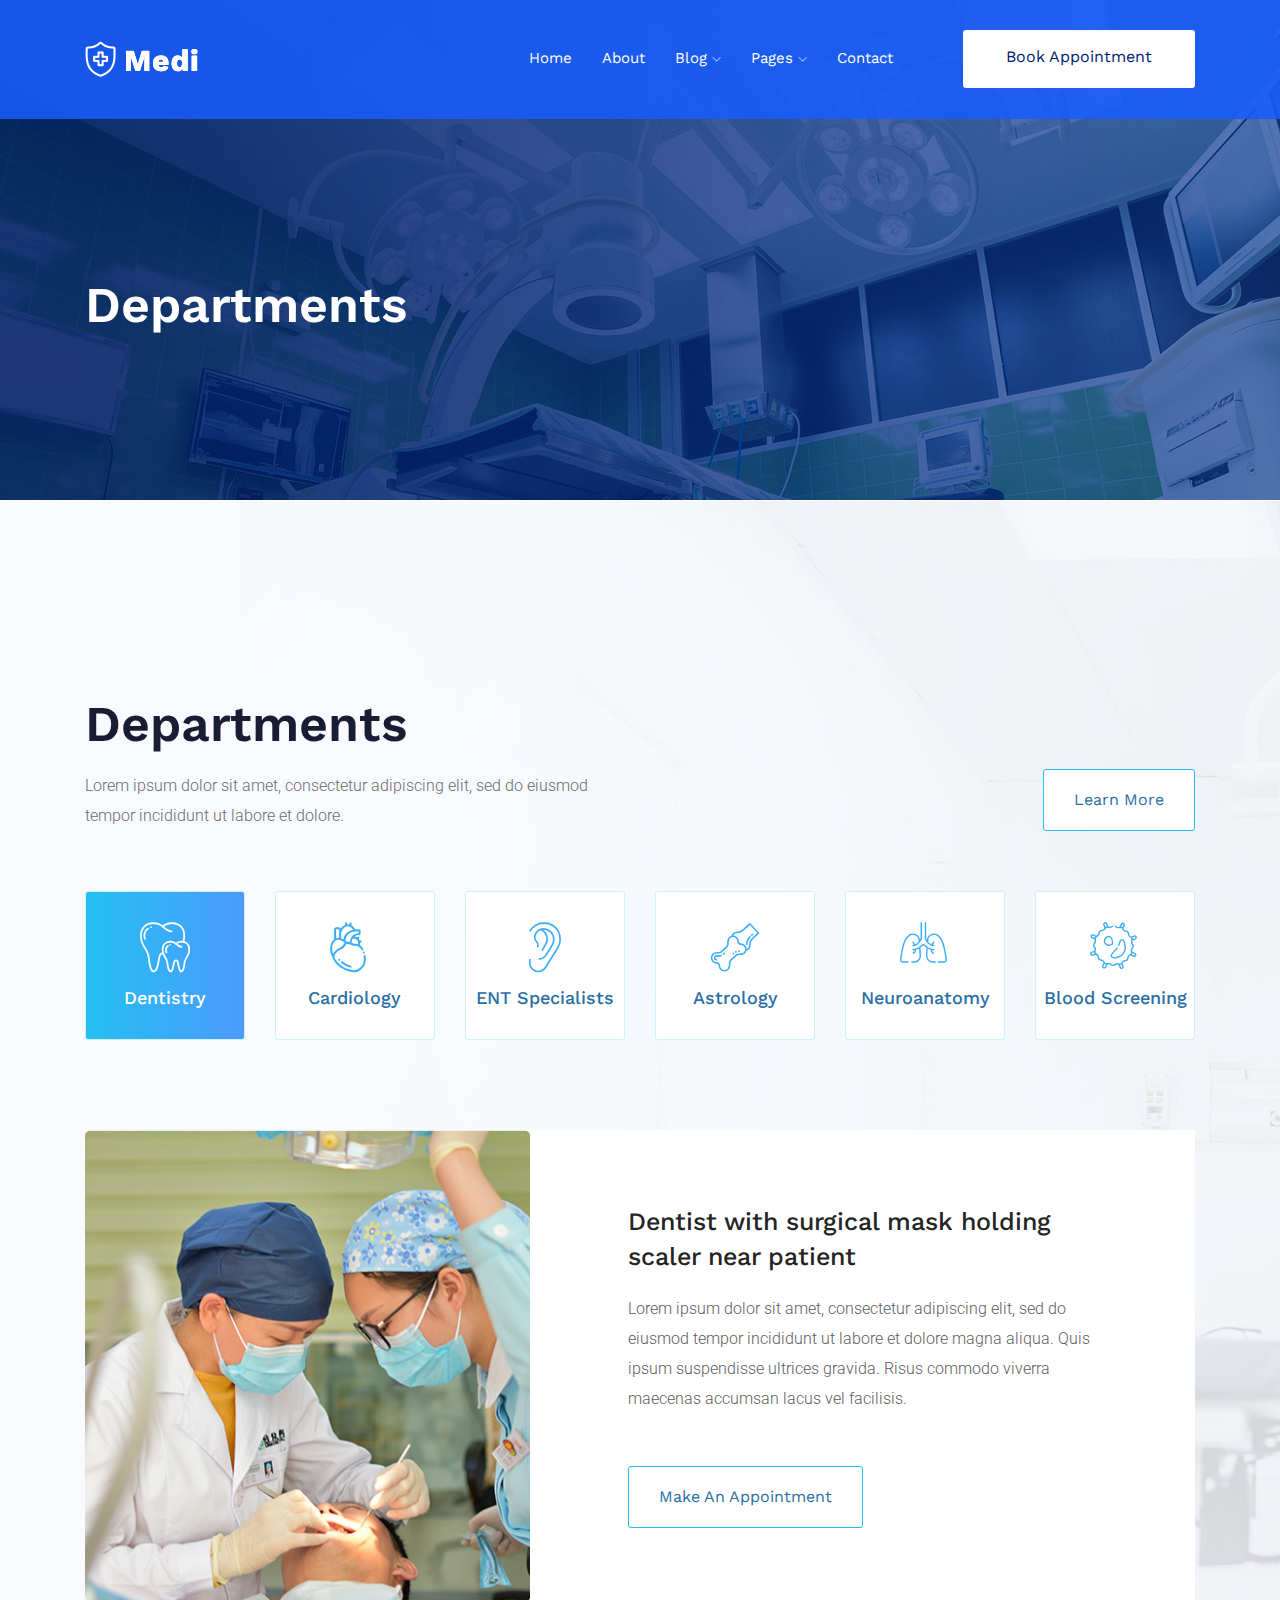
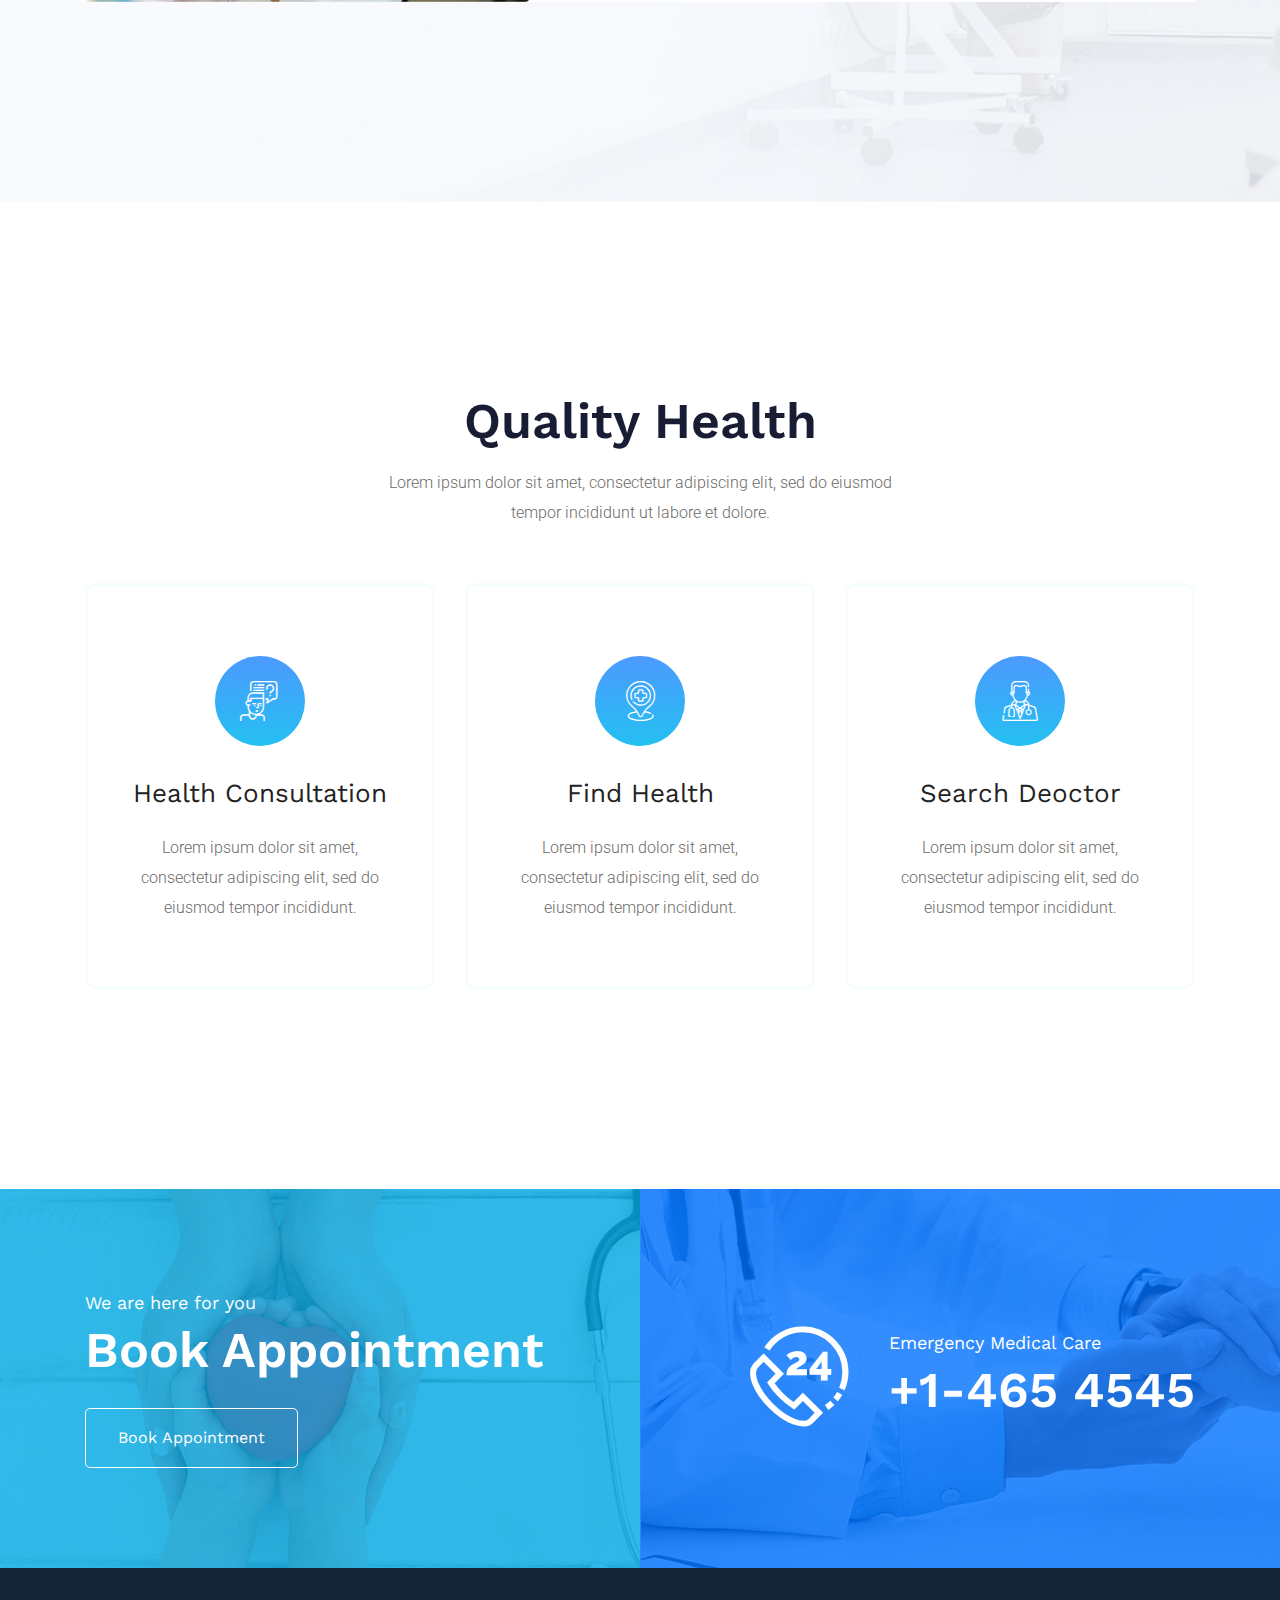
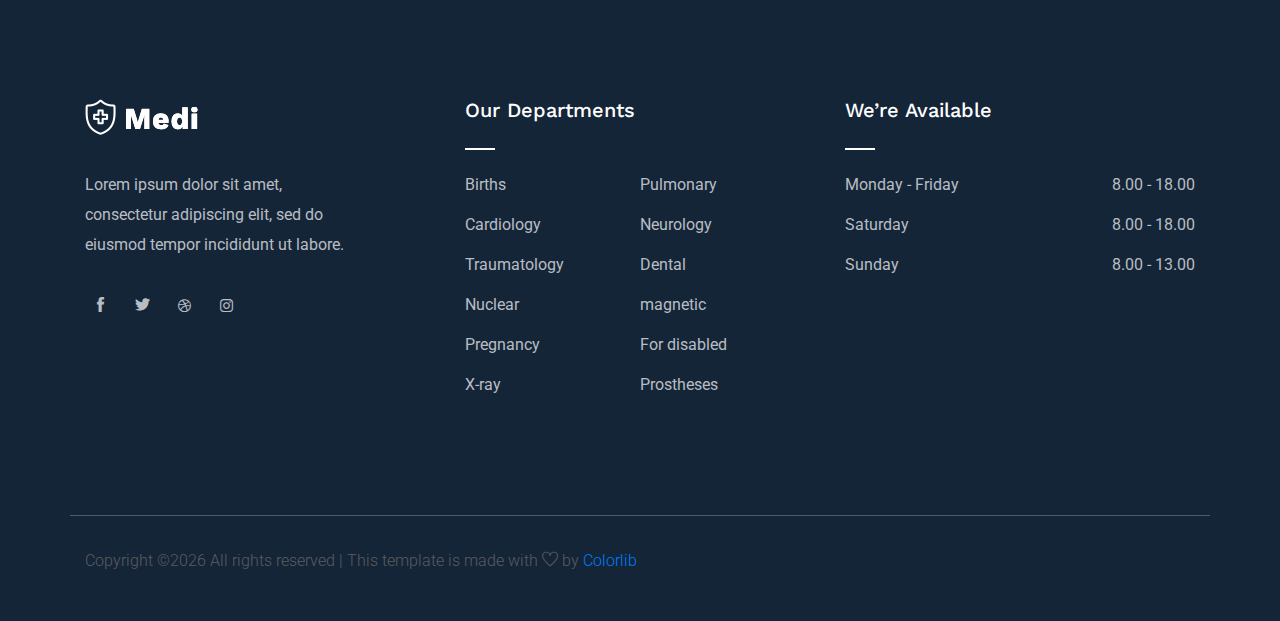
<file: department.html>
<!doctype html>
<html class="no-js" lang="zxx">

<head>
    <meta charset="utf-8">
    <meta http-equiv="x-ua-compatible" content="ie=edge">
    <title>Medi</title>
    <meta name="description" content="">
    <meta name="viewport" content="width=device-width, initial-scale=1">

    <!-- <link rel="manifest" href="site.webmanifest"> -->
    <link rel="shortcut icon" type="image/x-icon" href="img/favicon.png">
    <!-- Place favicon.ico in the root directory -->

    <!-- CSS here -->
    <link rel="stylesheet" href="css/bootstrap.min.css">
    <link rel="stylesheet" href="css/owl.carousel.min.css">
    <link rel="stylesheet" href="css/magnific-popup.css">
    <link rel="stylesheet" href="css/font-awesome.min.css">
    <link rel="stylesheet" href="css/themify-icons.css">
    <link rel="stylesheet" href="css/nice-select.css">
    <link rel="stylesheet" href="css/flaticon.css">
    <link rel="stylesheet" href="css/gijgo.css">
    <link rel="stylesheet" href="css/animate.css">
    <link rel="stylesheet" href="css/slicknav.css">
    <link rel="stylesheet" href="css/style.css">
</head>

<body>
    <!--[if lte IE 9]>
            <p class="browserupgrade">You are using an <strong>outdated</strong> browser. Please <a href="https://browsehappy.com/">upgrade your browser</a> to improve your experience and security.</p>
        <![endif]-->


    <!-- header-start -->
    <header>
        <div class="header-area ">
            <div id="sticky-header" class="main-header-area">
                <div class="container">
                    <div class="row align-items-center">
                        <div class="col-xl-3 col-lg-3">
                            <div class="logo-img">
                                <a href="index.html">
                                    <img src="img/logo.png" alt="">
                                </a>
                            </div>
                        </div>
                        <div class="col-xl-9 col-lg-9">
                            <div class="menu_wrap d-none d-lg-block">
                                <div class="menu_wrap_inner d-flex align-items-center justify-content-end">
                                    <div class="main-menu">
                                        <nav>
                                            <ul id="navigation">
                                                <li><a href="index.html">home</a></li>
                                                <li><a href="about.html">About</a></li>
                                                <li><a href="#">blog <i class="ti-angle-down"></i></a>
                                                    <ul class="submenu">
                                                        <li><a href="blog.html">blog</a></li>
                                                        <li><a href="single-blog.html">single-blog</a></li>
                                                    </ul>
                                                </li>
                                                <li><a href="#">pages <i class="ti-angle-down"></i></a>
                                                    <ul class="submenu">
                                                        <li><a href="department.html">Deportment</a></li>
                                                        <li><a href="elements.html">elements</a></li>
                                                    </ul>
                                                </li>
                                                <li><a href="contact.html">Contact</a></li>
                                            </ul>
                                        </nav>
                                    </div>
                                    <div class="book_room">
                                        <div class="book_btn">
                                            <a class="popup-with-form" href="#test-form">Book  Appointment</a>
                                        </div>
                                    </div>
                                </div>
                            </div>
                        </div>
                        <div class="col-12">
                            <div class="mobile_menu d-block d-lg-none"></div>
                        </div>
                    </div>
                </div>
            </div>
        </div>
    </header>
    <!-- header-end -->

    <!-- bradcam_area_start  -->
    <div class="bradcam_area breadcam_bg_1">
        <div class="container">
            <div class="row">
                <div class="col-xl-12">
                    <div class="bradcam_text">
                        <h3>Departments</h3>
                    </div>
                </div>
            </div>
        </div>
    </div>
    <!-- bradcam_area_end  -->

    <!-- depertment_area_start  -->
    <div class="depertment_area">
        <div class="container">
            <div class="row custom_align align-items-end justify-content-between">
                <div class="col-lg-6">
                    <div class="section_title">
                        <h3>Departments</h3>
                        <p>Lorem ipsum dolor sit amet, consectetur adipiscing elit, sed do eiusmod tempor incididunt ut labore et dolore.</p>
                    </div>
                </div>
                <div class="col-lg-6">
                    <div class="learn_more_btn text-right">
                        <a href="#" class="boxed-btn">Learn more</a>
                    </div>
                </div>
            </div>
            <div class="row">
                <div class="col-lg-12">
                    <div class="depart_ment_tab mb-30">
                        <ul class="nav" id="myTab" role="tablist">
                            <li class="nav-item">
                                <a class="nav-link active" id="home-tab" data-toggle="tab" href="#home" role="tab" aria-controls="home" aria-selected="true">
                                    <i class="flaticon-teeth"></i>
                                    <h4>Dentistry</h4>
                                </a>
                            </li>
                            <li class="nav-item">
                                <a class="nav-link" id="profile-tab" data-toggle="tab" href="#profile" role="tab" aria-controls="profile" aria-selected="false">
                                    <i class="flaticon-cardiovascular"></i>
                                    <h4>Cardiology</h4>
                                </a>
                            </li>
                            <li class="nav-item">
                                <a class="nav-link" id="contact-tab" data-toggle="tab" href="#contact" role="tab" aria-controls="contact" aria-selected="false">
                                    <i class="flaticon-ear"></i>
                                    <h4>ENT Specialists</h4>
                                </a>
                            </li>
                            <li class="nav-item">
                                <a class="nav-link" id="Astrology-tab" data-toggle="tab" href="#Astrology" role="tab" aria-controls="contact" aria-selected="false">
                                    <i class="flaticon-bone"></i>
                                    <h4>Astrology</h4>
                                </a>
                            </li>
                            <li class="nav-item">
                                <a class="nav-link" id="Neuroanatomy-tab" data-toggle="tab" href="#Neuroanatomy" role="tab" aria-controls="contact" aria-selected="false">
                                    <i class="flaticon-lung"></i>
                                    <h4>Neuroanatomy</h4>
                                </a>
                            </li>
                            <li class="nav-item">
                                <a class="nav-link" id="Blood-tab" data-toggle="tab" href="#Blood" role="tab" aria-controls="contact" aria-selected="false">
                                    <i class="flaticon-cell"></i>
                                    <h4>Blood Screening</h4>
                                </a>
                            </li>
                        </ul>
                    </div>
                </div>
            </div>
            <div class="dept_main_info white-bg">
                <div class="tab-content" id="myTabContent">
                    <div class="tab-pane fade show active" id="home" role="tabpanel" aria-labelledby="home-tab">
                        <!-- single_content  -->
                        <div class="row align-items-center">
                            <div class="col-lg-5">
                                <div class="dept_thumb">
                                    <img src="img/department/1.jpg" alt="">
                                </div>
                            </div>
                            <div class="col-lg-7">
                                <div class="dept_info">
                                    <h3>Dentist with surgical mask holding <br> scaler near patient</h3 >
                                    <p>Lorem ipsum dolor sit amet, consectetur adipiscing elit, sed do eiusmod tempor incididunt ut labore et dolore magna aliqua. Quis ipsum suspendisse ultrices gravida. Risus commodo viverra maecenas accumsan lacus vel facilisis. </p>
                                    <a href="#" class="boxed-btn">Make An Appointment</a>
                                </div>
                            </div>
                        </div>
                        <!-- single_content  -->
                    </div>
                    <div class="tab-pane fade" id="profile" role="tabpanel" aria-labelledby="profile-tab">
                        <!-- single_content  -->
                        <div class="row align-items-center">
                            <div class="col-lg-5">
                                <div class="dept_thumb">
                                    <img src="img/department/1.jpg" alt="">
                                </div>
                            </div>
                            <div class="col-lg-7">
                                <div class="dept_info">
                                    <h3>Dentist with surgical mask holding <br> scaler near patient</h3 >
                                    <p>Lorem ipsum dolor sit amet, consectetur adipiscing elit, sed do eiusmod tempor incididunt ut labore et dolore magna aliqua. Quis ipsum suspendisse ultrices gravida. Risus commodo viverra maecenas accumsan lacus vel facilisis. </p>
                                    <a href="#" class="boxed-btn">Make An Appointment</a>
                                </div>
                            </div>
                        </div>
                        <!-- single_content  -->
                    </div>
                    <div class="tab-pane fade" id="contact" role="tabpanel" aria-labelledby="contact-tab">
                    <!-- single_content  -->
                    <div class="row align-items-center">
                        <div class="col-lg-5">
                            <div class="dept_thumb">
                                <img src="img/department/1.jpg" alt="">
                            </div>
                        </div>
                        <div class="col-lg-7">
                            <div class="dept_info">
                                <h3>Dentist with surgical mask holding <br> scaler near patient</h3 >
                                <p>Lorem ipsum dolor sit amet, consectetur adipiscing elit, sed do eiusmod tempor incididunt ut labore et dolore magna aliqua. Quis ipsum suspendisse ultrices gravida. Risus commodo viverra maecenas accumsan lacus vel facilisis. </p>
                                <a href="#" class="boxed-btn">Make An Appointment</a>
                            </div>
                        </div>
                    </div>
                    <!-- single_content  -->
                    </div>
                    <div class="tab-pane fade" id="Astrology" role="tabpanel" aria-labelledby="Astrology-tab">
                        <!-- single_content  -->
                        <div class="row align-items-center">
                            <div class="col-lg-5">
                                <div class="dept_thumb">
                                    <img src="img/department/1.jpg" alt="">
                                </div>
                            </div>
                            <div class="col-lg-7">
                                <div class="dept_info">
                                    <h3>Dentist with surgical mask holding <br> scaler near patient</h3 >
                                    <p>Lorem ipsum dolor sit amet, consectetur adipiscing elit, sed do eiusmod tempor incididunt ut labore et dolore magna aliqua. Quis ipsum suspendisse ultrices gravida. Risus commodo viverra maecenas accumsan lacus vel facilisis. </p>
                                    <a href="#" class="boxed-btn">Make An Appointment</a>
                                </div>
                            </div>
                        </div>
                        <!-- single_content  -->
                    </div>
                    <div class="tab-pane fade" id="Neuroanatomy" role="tabpanel" aria-labelledby="Neuroanatomy-tab">
                        <!-- single_content  -->
                        <div class="row align-items-center">
                            <div class="col-lg-5">
                                <div class="dept_thumb">
                                    <img src="img/department/1.jpg" alt="">
                                </div>
                            </div>
                            <div class="col-lg-7">
                                <div class="dept_info">
                                    <h3>Dentist with surgical mask holding <br> scaler near patient</h3 >
                                    <p>Lorem ipsum dolor sit amet, consectetur adipiscing elit, sed do eiusmod tempor incididunt ut labore et dolore magna aliqua. Quis ipsum suspendisse ultrices gravida. Risus commodo viverra maecenas accumsan lacus vel facilisis. </p>
                                    <a href="#" class="boxed-btn">Make An Appointment</a>
                                </div>
                            </div>
                        </div>
                        <!-- single_content  -->
                    </div>
                    <div class="tab-pane fade" id="Blood" role="tabpanel" aria-labelledby="Blood-tab">
                    <!-- single_content  -->
                    <div class="row align-items-center">
                        <div class="col-lg-5">
                            <div class="dept_thumb">
                                <img src="img/department/1.jpg" alt="">
                            </div>
                        </div>
                        <div class="col-lg-7">
                            <div class="dept_info">
                                <h3>Dentist with surgical mask holding <br> scaler near patient</h3 >
                                <p>Lorem ipsum dolor sit amet, consectetur adipiscing elit, sed do eiusmod tempor incididunt ut labore et dolore magna aliqua. Quis ipsum suspendisse ultrices gravida. Risus commodo viverra maecenas accumsan lacus vel facilisis. </p>
                                <a href="#" class="boxed-btn">Make An Appointment</a>
                            </div>
                        </div>
                    </div>
                    <!-- single_content  -->
                    </div>
                  </div>
            </div>

        </div>
    </div>
    <!-- depertment_area_end  -->

    <!-- quality_area_start  -->
    <div class="quality_area">
        <div class="container">
            <div class="row justify-content-center ">
                <div class="col-lg-6">
                    <div class="section_title mb-55 text-center">
                        <h3>Quality Health</h3>
                        <p>Lorem ipsum dolor sit amet, consectetur adipiscing elit, sed do eiusmod tempor incididunt ut labore et dolore.</p>
                    </div>
                </div>
            </div>
            <div class="row">
                <div class="col-lg-4 col-md-6">
                    <div class="single_quality">
                        <div class="icon">
                            <i class="flaticon-customer-service"></i>
                        </div>
                        <h3>Health Consultation</h3>
                        <p>Lorem ipsum dolor sit amet, consectetur adipiscing elit, sed do eiusmod tempor incididunt.</p>
                    </div>
                </div>
                <div class="col-lg-4 col-md-6">
                    <div class="single_quality">
                        <div class="icon">
                            <i class="flaticon-find"></i>
                        </div>
                        <h3>Find Health</h3>
                        <p>Lorem ipsum dolor sit amet, consectetur adipiscing elit, sed do eiusmod tempor incididunt.</p>
                    </div>
                </div>
                <div class="col-lg-4 col-md-6">
                    <div class="single_quality">
                        <div class="icon">
                            <i class="flaticon-doctor"></i>
                        </div>
                        <h3>Search Deoctor</h3>
                        <p>Lorem ipsum dolor sit amet, consectetur adipiscing elit, sed do eiusmod tempor incididunt.</p>
                    </div>
                </div>
            </div>
        </div>
    </div>
    <!-- quality_areaend  -->

    <!-- Emergency_contact start -->
    <div class="Emergency_contact">
        <div class="Emergency_contact_inner ">
            <div class="container">
                <div class="row align-items-center">
                    <div class="col-lg-6">
                        <div class="single_emergency">
                            <div class="info">
                                <span>We are here for you</span>
                                <h3>Book Appointment</h3>
                            </div>
                            <div class="info_button">
                                <a href="#" class="boxed-btn3-white">Book Appointment
                                </a>
                            </div>
                        </div>
                    </div>
                    <div class="col-lg-6">
                        <div class="single_emergency align-items-center d-flex justify-content-end">
                            <div class="icon">
                                <i class="flaticon-call"></i>
                            </div>
                            <div class="info">
                                <span>Emergency Medical Care</span>
                                <h3>+1-465 4545</h3>
                            </div>
                        </div>
                    </div>
                </div>
            </div>
        </div>
    </div>
    <!-- Emergency_contact end -->

    <footer class="footer">
        <div class="footer_top">
            <div class="container">
                <div class="row">
                    <div class="col-xl-4 col-md-6 col-lg-4 ">
                        <div class="footer_widget">
                            <div class="footer_logo">
                                <a href="#">
                                    <img src="img/logo.png" alt="">
                                </a>
                            </div>
                            <p class="address_text">Lorem ipsum dolor sit amet, <br> consectetur adipiscing elit, sed do <br> eiusmod tempor incididunt ut labore.
                            </p>
                            <div class="socail_links">
                                <ul>
                                    <li>
                                        <a href="#">
                                            <i class="ti-facebook"></i>
                                        </a>
                                    </li>
                                    <li>
                                        <a href="#">
                                            <i class="ti-twitter-alt"></i>
                                        </a>
                                    </li>
                                    <li>
                                        <a href="#">
                                            <i class="fa fa-dribbble"></i>
                                        </a>
                                    </li>
                                    <li>
                                        <a href="#">
                                            <i class="fa fa-instagram"></i>
                                        </a>
                                    </li>
                                </ul>
                            </div>

                        </div>
                    </div>
                    <div class="col-xl-4 col-md-6 col-lg-4">
                        <div class="footer_widget">
                            <h3 class="footer_title">
                                Our Departments
                            </h3>
                            <ul class="links">
                                <li><a href="#">Births</a></li>
                                <li><a href="#">Pulmonary</a></li>
                                <li><a href="#">Cardiology</a></li>
                                <li><a href="#">Neurology</a></li>
                                <li><a href="#">Traumatology</a></li>
                                <li><a href="#">Dental</a></li>
                                <li><a href="#">Nuclear</a></li>
                                <li><a href="#">magnetic</a></li>
                                <li><a href="#">Pregnancy</a></li>
                                <li><a href="#">For disabled</a></li>
                                <li><a href="#">X-ray</a></li>
                                <li><a href="#">Prostheses</a></li>
                            </ul>
                        </div>
                    </div>
                    <div class="col-xl-4  col-md-6 col-lg-4">
                        <div class="footer_widget">
                            <h3 class="footer_title">
                                We’re Available
                            </h3>
                            <ul class="meting_time">
                                <li class="d-flex justify-content-between "><span>Monday - Friday</span> <span>8.00 - 18.00</span></li>
                                <li class="d-flex justify-content-between "><span>Saturday	</span> <span>8.00 - 18.00</span></li>
                                <li class="d-flex justify-content-between "><span>Sunday</span> <span>8.00 - 13.00</span></li>
                            </ul>
                        </div>
                    </div>
                </div>
            </div>
        </div>
        <div class="copy-right_text">
            <div class="container">
                <div class="row">
                    <div class="bordered_1px "></div>
                    <div class="col-xl-12">
                        <p class="copy_right text-center">
                            <p><!-- Link back to Colorlib can't be removed. Template is licensed under CC BY 3.0. -->
  Copyright &copy;<script>document.write(new Date().getFullYear());</script> All rights reserved | This template is made with <i class="ti-heart" aria-hidden="true"></i> by <a href="https://colorlib.com" target="_blank">Colorlib</a>
  <!-- Link back to Colorlib can't be removed. Template is licensed under CC BY 3.0. --></p>
                        </p>
                    </div>
                </div>
            </div>
        </div>
    </footer>

    <!-- link that opens popup -->

    <!-- form itself end-->
    <form id="test-form" class="white-popup-block mfp-hide">
        <div class="popup_box ">
            <div class="popup_inner">
                <h3>
                    Book an 
                <span>Appointment</span>
                </h3>
                <form action="#">
                    <div class="row">
                        <div class="col-xl-12">
                            <select class="form-select wide" id="default-select" class="">
                                <option data-display="Please select hospital you visited to visit">Please select hospital you visited to visit </option>
                                <option value="1">Anaf</option>
                                <option value="2">Nayna Therapy</option>
                                <option value="3">Nadif</option>
                            </select>
                        </div>
                        <div class="col-xl-9">
                            <input type="text"  placeholder="Your name ">
                        </div>
                        <div class="col-xl-3">
                            <input type="text"  placeholder="Your age">
                        </div>
                        <div class="col-xl-6">
                            <input type="text"  placeholder="Phone number ">
                        </div>
                        <div class="col-xl-6">
                            <input type="email"  placeholder="Email Address">
                        </div>
                        <div class="col-xl-6">
                            <input class="datepicker" placeholder="Appointment Date">
                        </div>
                        <div class="col-xl-6">
                            <input class="timepicker" placeholder="Suitable time">
                        </div>
                        <div class="col-xl-12">
                            <button type="submit" class="boxed-btn3">Make an Appointment</button>
                        </div>
                    </div>
                </form>
            </div>
        </div>
    </form>
    <!-- form itself end -->

    <!-- JS here -->
    <script src="js/vendor/modernizr-3.5.0.min.js"></script>
    <script src="js/vendor/jquery-1.12.4.min.js"></script>
    <script src="js/popper.min.js"></script>
    <script src="js/bootstrap.min.js"></script>
    <script src="js/owl.carousel.min.js"></script>
    <script src="js/isotope.pkgd.min.js"></script>
    <script src="js/ajax-form.js"></script>
    <script src="js/waypoints.min.js"></script>
    <script src="js/jquery.counterup.min.js"></script>
    <script src="js/imagesloaded.pkgd.min.js"></script>
    <script src="js/scrollIt.js"></script>
    <script src="js/jquery.scrollUp.min.js"></script>
    <script src="js/wow.min.js"></script>
    <script src="js/nice-select.min.js"></script>
    <script src="js/jquery.slicknav.min.js"></script>
    <script src="js/jquery.magnific-popup.min.js"></script>
    <script src="js/plugins.js"></script>
    <script src="js/gijgo.min.js"></script>
    <!--contact js-->
    <script src="js/contact.js"></script>
    <script src="js/jquery.ajaxchimp.min.js"></script>
    <script src="js/jquery.form.js"></script>
    <script src="js/jquery.validate.min.js"></script>
    <script src="js/mail-script.js"></script>

    <script src="js/main.js"></script>
    <script>
        $('.datepicker').datepicker({
            iconsLibrary: 'fontawesome',
            icons: {
                rightIcon: '<span class="fa fa-calendar"></span>'
            }
        });

        $('.timepicker').timepicker({
            iconsLibrary: 'fontawesome',
            icons: {
                rightIcon: '<span class="fa fa-clock-o"></span>'
            }
        });
    $(document).ready(function() {
    $('.js-example-basic-multiple').select2();
});
    </script>
</body>

</html>
</file>
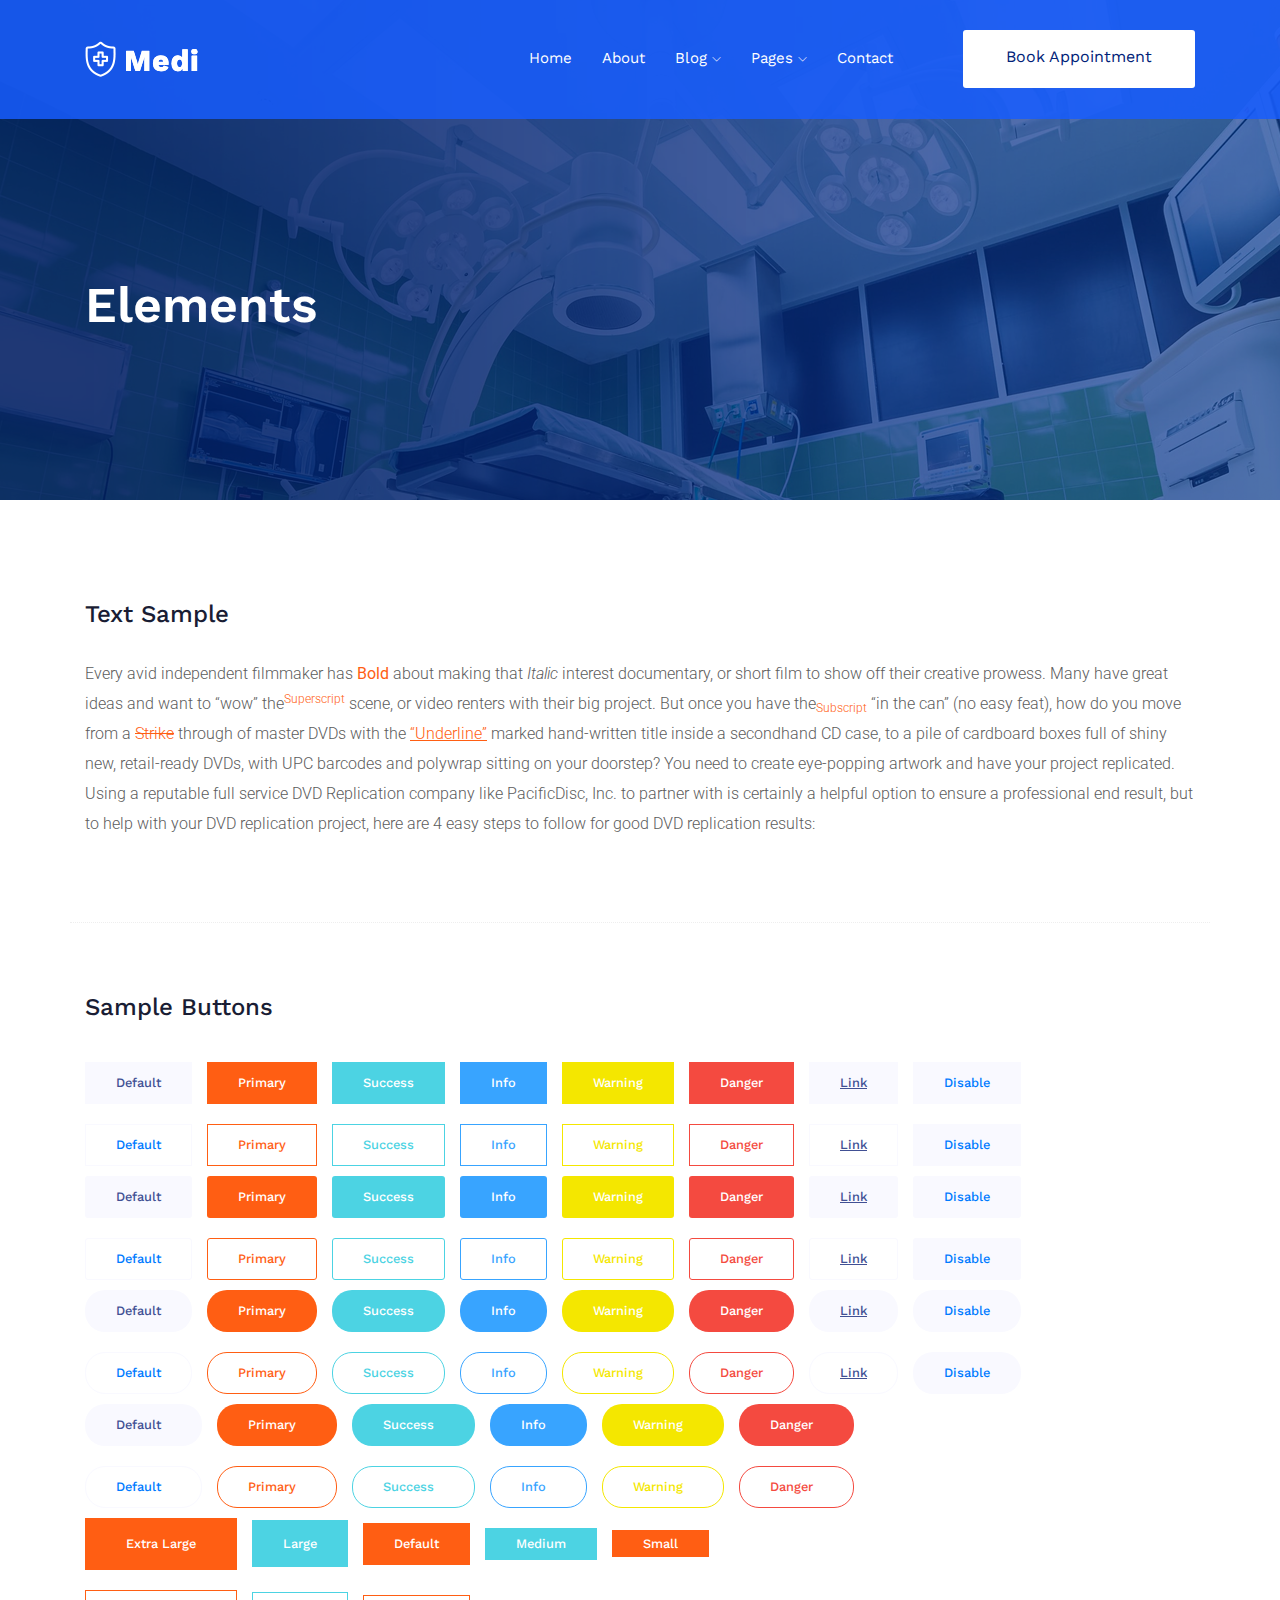
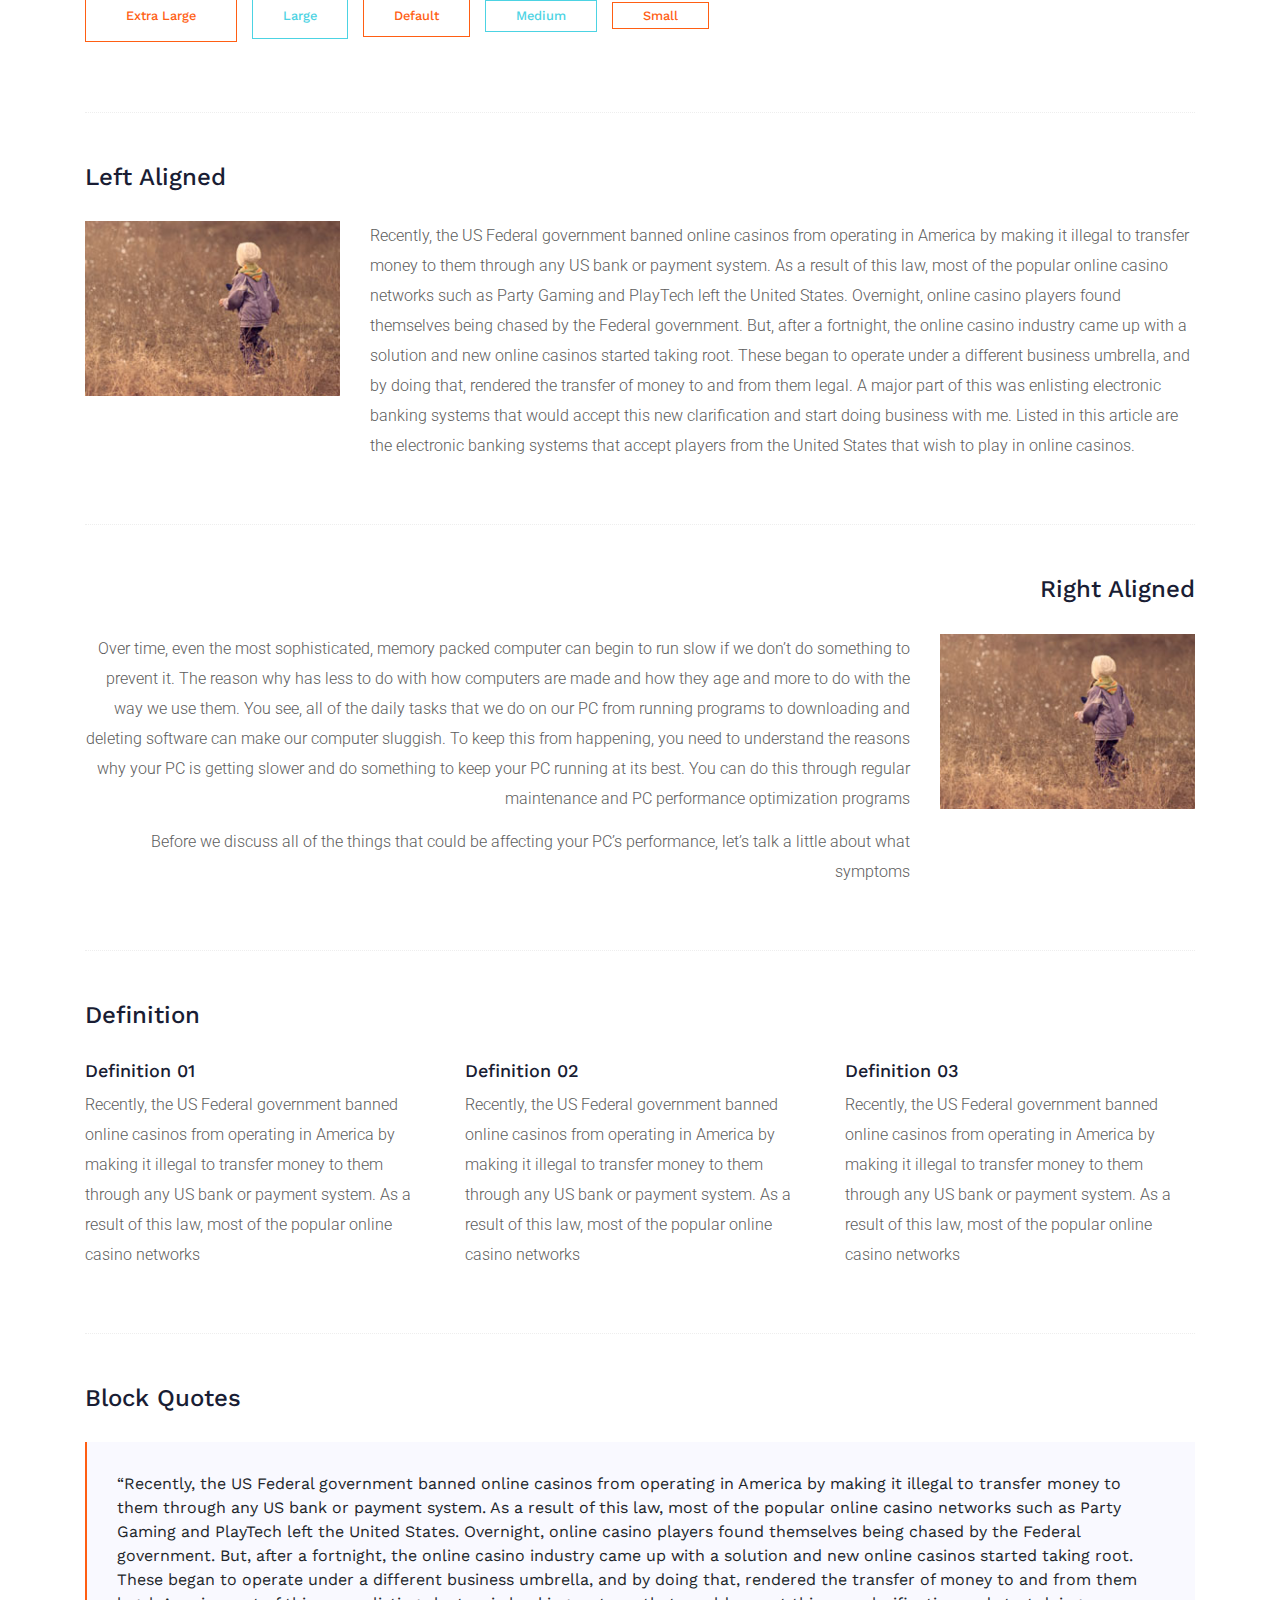
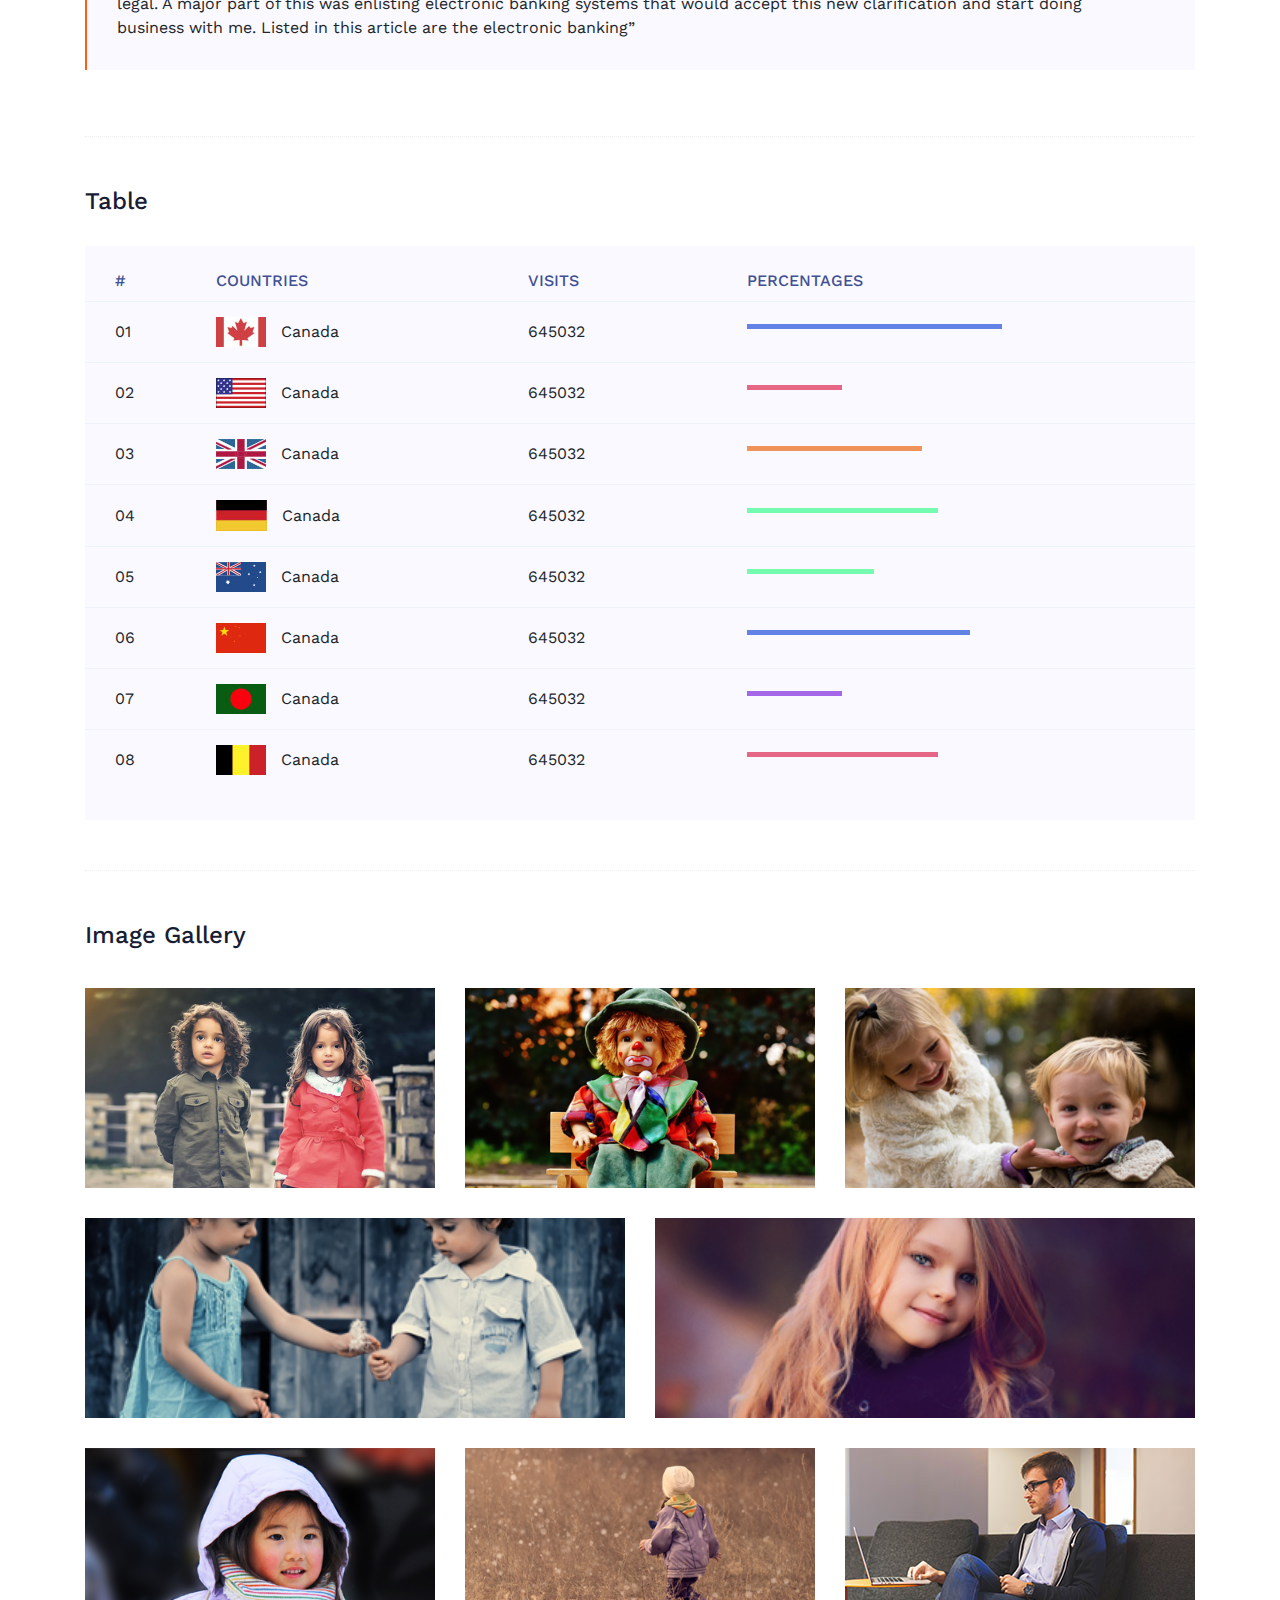
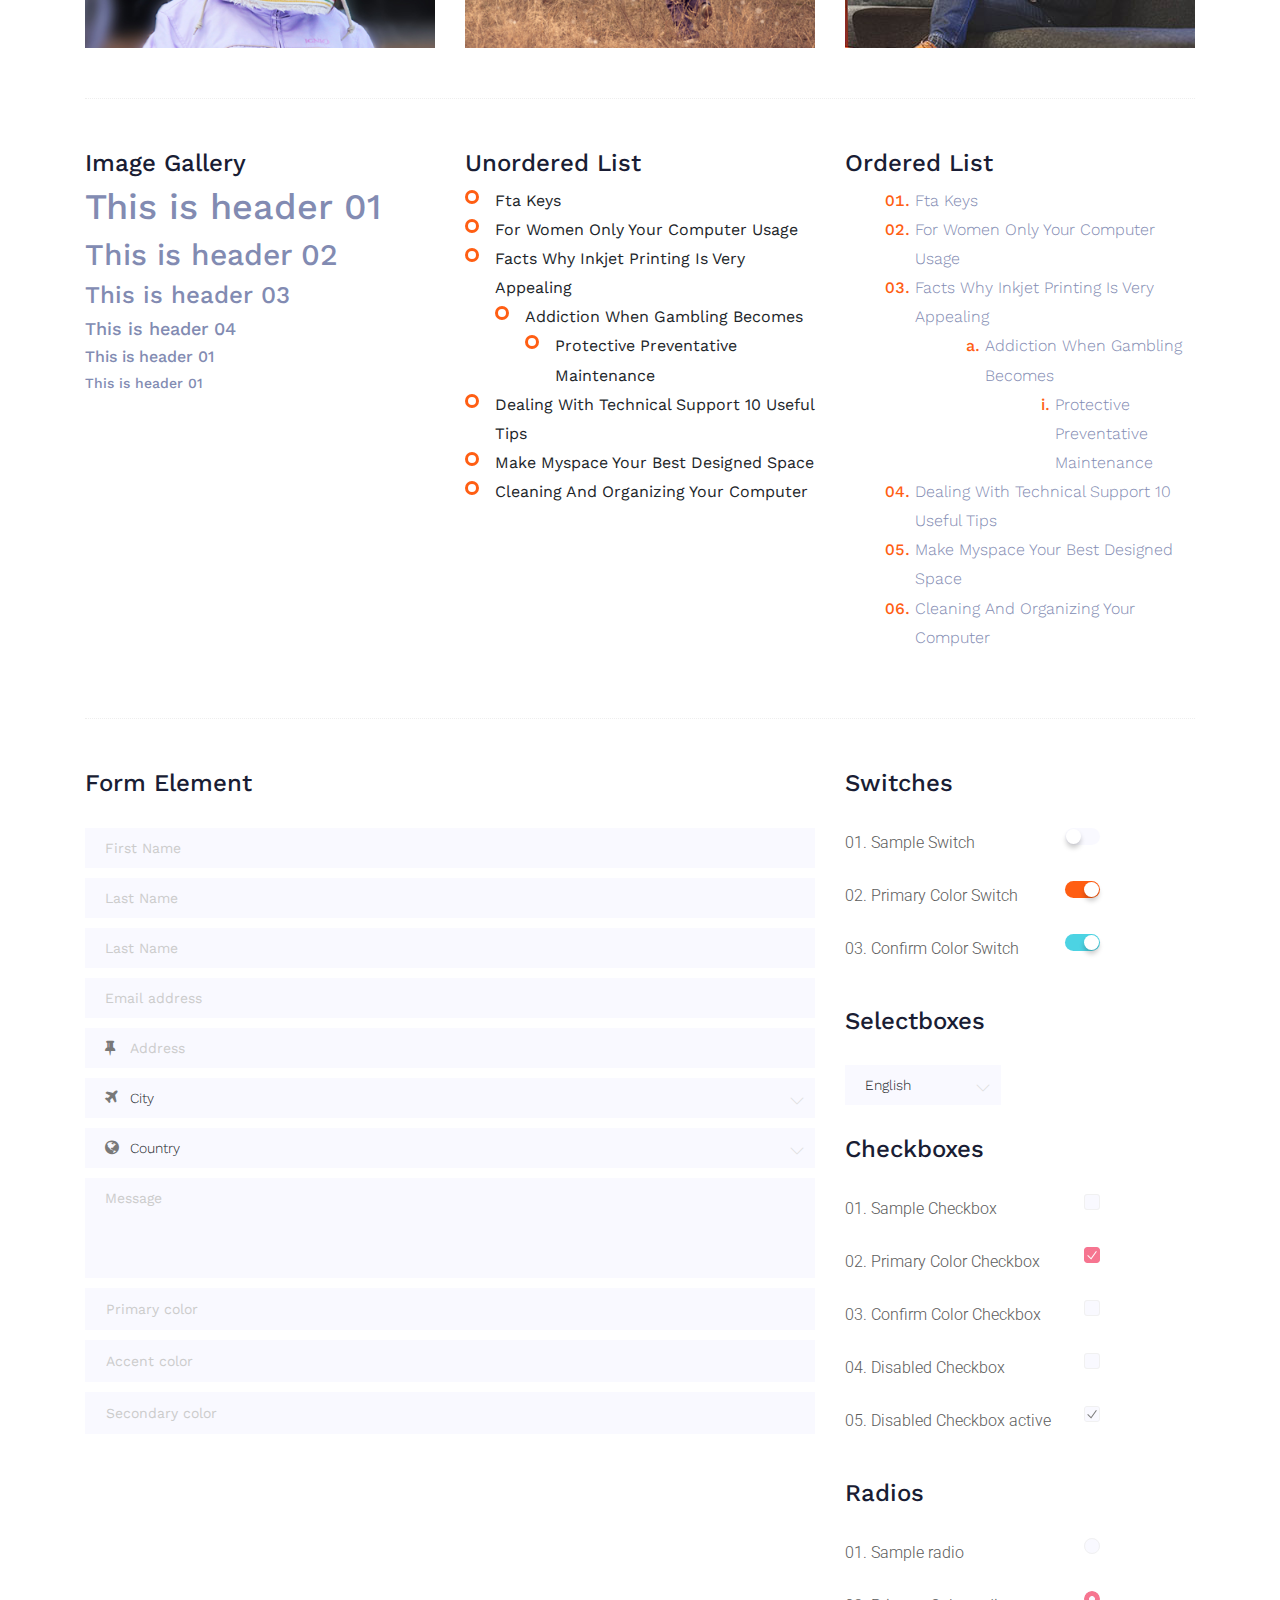
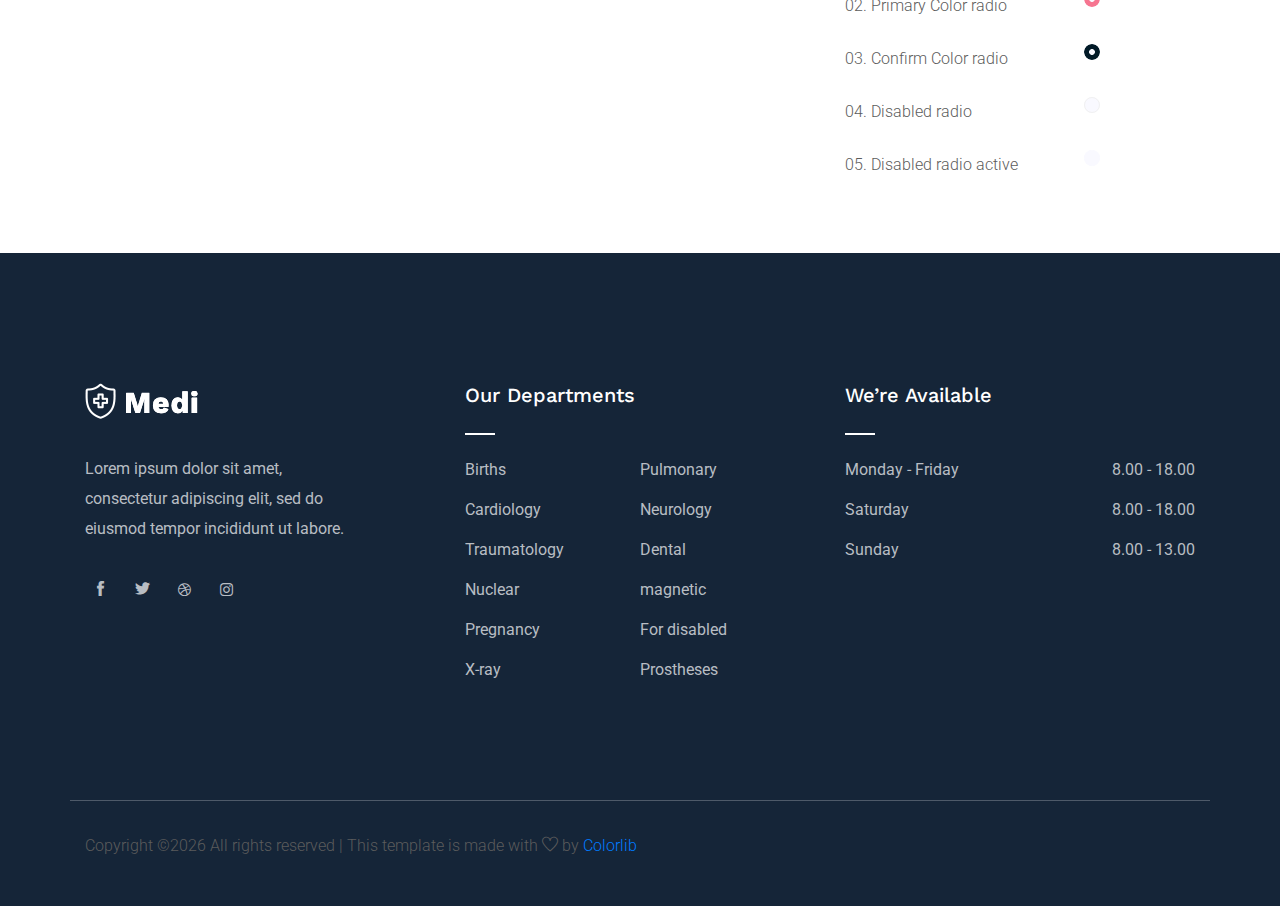
<file: elements.html>
<!doctype html>
<html class="no-js" lang="zxx">

<head>
	<meta charset="utf-8">
	<meta http-equiv="x-ua-compatible" content="ie=edge">
	<title>Docmed</title>
	<meta name="description" content="">
	<meta name="viewport" content="width=device-width, initial-scale=1">

	<!-- <link rel="manifest" href="site.webmanifest"> -->
	<link rel="shortcut icon" type="image/x-icon" href="img/favicon.png">
	<!-- Place favicon.ico in the root directory -->

	<!-- CSS here -->
	<link rel="stylesheet" href="css/bootstrap.min.css">
	<link rel="stylesheet" href="css/owl.carousel.min.css">
	<link rel="stylesheet" href="css/magnific-popup.css">
	<link rel="stylesheet" href="css/font-awesome.min.css">
	<link rel="stylesheet" href="css/themify-icons.css">
	<link rel="stylesheet" href="css/nice-select.css">
	<link rel="stylesheet" href="css/flaticon.css">
	<link rel="stylesheet" href="css/gijgo.css">
	<link rel="stylesheet" href="css/animate.css">
	<link rel="stylesheet" href="css/slicknav.css">
	<link rel="stylesheet" href="css/style.css">
	<!-- <link rel="stylesheet" href="css/responsive.css"> -->
</head>

<body>
	<!--[if lte IE 9]>
            <p class="browserupgrade">You are using an <strong>outdated</strong> browser. Please <a href="https://browsehappy.com/">upgrade your browser</a> to improve your experience and security.</p>
        <![endif]-->

    <!-- header-start -->
    <header>
        <div class="header-area ">
            <div id="sticky-header" class="main-header-area">
                <div class="container">
                    <div class="row align-items-center">
                        <div class="col-xl-3 col-lg-3">
                            <div class="logo-img">
                                <a href="index.html">
                                    <img src="img/logo.png" alt="">
                                </a>
                            </div>
                        </div>
                        <div class="col-xl-9 col-lg-9">
                            <div class="menu_wrap d-none d-lg-block">
                                <div class="menu_wrap_inner d-flex align-items-center justify-content-end">
                                    <div class="main-menu">
                                        <nav>
                                            <ul id="navigation">
                                                <li><a href="index.html">home</a></li>
                                                <li><a href="about.html">About</a></li>
                                                <li><a href="#">blog <i class="ti-angle-down"></i></a>
                                                    <ul class="submenu">
                                                        <li><a href="blog.html">blog</a></li>
                                                        <li><a href="single-blog.html">single-blog</a></li>
                                                    </ul>
                                                </li>
                                                <li><a href="#">pages <i class="ti-angle-down"></i></a>
                                                    <ul class="submenu">
                                                        <li><a href="Department.html">Deportment</a></li>
                                                        <li><a href="elements.html">elements</a></li>
                                                    </ul>
                                                </li>
                                                <li><a href="contact.html">Contact</a></li>
                                            </ul>
                                        </nav>
                                    </div>
                                    <div class="book_room">
                                        <div class="book_btn">
                                            <a class="popup-with-form" href="#test-form">Book  Appointment</a>
                                        </div>
                                    </div>
                                </div>
                            </div>
                        </div>
                        <div class="col-12">
                            <div class="mobile_menu d-block d-lg-none"></div>
                        </div>
                    </div>
                </div>
            </div>
        </div>
    </header>
    <!-- header-end -->

    <!-- bradcam_area_start  -->
    <div class="bradcam_area breadcam_bg_1">
        <div class="container">
            <div class="row">
                <div class="col-xl-12">
                    <div class="bradcam_text">
                        <h3>Elements</h3>
                    </div>
                </div>
            </div>
        </div>
    </div>
    <!-- bradcam_area_end  -->

	<!-- Start Sample Area -->
	<section class="sample-text-area">
		<div class="container box_1170">
			<h3 class="text-heading">Text Sample</h3>
			<p class="sample-text">
				Every avid independent filmmaker has <b>Bold</b> about making that <i>Italic</i> interest documentary,
				or short
				film to show off their creative prowess. Many have great ideas and want to “wow”
				the<sup>Superscript</sup> scene,
				or video renters with their big project. But once you have the<sub>Subscript</sub> “in the can” (no easy
				feat), how
				do you move from a <del>Strike</del> through of master DVDs with the <u>“Underline”</u> marked
				hand-written title
				inside a secondhand CD case, to a pile of cardboard boxes full of shiny new, retail-ready DVDs, with UPC
				barcodes
				and polywrap sitting on your doorstep? You need to create eye-popping artwork and have your project
				replicated.
				Using a reputable full service DVD Replication company like PacificDisc, Inc. to partner with is
				certainly a
				helpful option to ensure a professional end result, but to help with your DVD replication project, here
				are 4 easy
				steps to follow for good DVD replication results:

			</p>
		</div>
	</section>
	<!-- End Sample Area -->

	<!-- Start Button -->
	<section class="button-area">
		<div class="container box_1170 border-top-generic">
			<h3 class="text-heading">Sample Buttons</h3>
			<div class="button-group-area">
				<a href="#" class="genric-btn default">Default</a>
				<a href="#" class="genric-btn primary">Primary</a>
				<a href="#" class="genric-btn success">Success</a>
				<a href="#" class="genric-btn info">Info</a>
				<a href="#" class="genric-btn warning">Warning</a>
				<a href="#" class="genric-btn danger">Danger</a>
				<a href="#" class="genric-btn link">Link</a>
				<a href="#" class="genric-btn disable">Disable</a>
			</div>
			<div class="button-group-area mt-10">
				<a href="#" class="genric-btn default-border">Default</a>
				<a href="#" class="genric-btn primary-border">Primary</a>
				<a href="#" class="genric-btn success-border">Success</a>
				<a href="#" class="genric-btn info-border">Info</a>
				<a href="#" class="genric-btn warning-border">Warning</a>
				<a href="#" class="genric-btn danger-border">Danger</a>
				<a href="#" class="genric-btn link-border">Link</a>
				<a href="#" class="genric-btn disable">Disable</a>
			</div>
			<div class="button-group-area mt-40">
				<a href="#" class="genric-btn default radius">Default</a>
				<a href="#" class="genric-btn primary radius">Primary</a>
				<a href="#" class="genric-btn success radius">Success</a>
				<a href="#" class="genric-btn info radius">Info</a>
				<a href="#" class="genric-btn warning radius">Warning</a>
				<a href="#" class="genric-btn danger radius">Danger</a>
				<a href="#" class="genric-btn link radius">Link</a>
				<a href="#" class="genric-btn disable radius">Disable</a>
			</div>
			<div class="button-group-area mt-10">
				<a href="#" class="genric-btn default-border radius">Default</a>
				<a href="#" class="genric-btn primary-border radius">Primary</a>
				<a href="#" class="genric-btn success-border radius">Success</a>
				<a href="#" class="genric-btn info-border radius">Info</a>
				<a href="#" class="genric-btn warning-border radius">Warning</a>
				<a href="#" class="genric-btn danger-border radius">Danger</a>
				<a href="#" class="genric-btn link-border radius">Link</a>
				<a href="#" class="genric-btn disable radius">Disable</a>
			</div>
			<div class="button-group-area mt-40">
				<a href="#" class="genric-btn default circle">Default</a>
				<a href="#" class="genric-btn primary circle">Primary</a>
				<a href="#" class="genric-btn success circle">Success</a>
				<a href="#" class="genric-btn info circle">Info</a>
				<a href="#" class="genric-btn warning circle">Warning</a>
				<a href="#" class="genric-btn danger circle">Danger</a>
				<a href="#" class="genric-btn link circle">Link</a>
				<a href="#" class="genric-btn disable circle">Disable</a>
			</div>
			<div class="button-group-area mt-10">
				<a href="#" class="genric-btn default-border circle">Default</a>
				<a href="#" class="genric-btn primary-border circle">Primary</a>
				<a href="#" class="genric-btn success-border circle">Success</a>
				<a href="#" class="genric-btn info-border circle">Info</a>
				<a href="#" class="genric-btn warning-border circle">Warning</a>
				<a href="#" class="genric-btn danger-border circle">Danger</a>
				<a href="#" class="genric-btn link-border circle">Link</a>
				<a href="#" class="genric-btn disable circle">Disable</a>
			</div>
			<div class="button-group-area mt-40">
				<a href="#" class="genric-btn default circle arrow">Default<span class="lnr lnr-arrow-right"></span></a>
				<a href="#" class="genric-btn primary circle arrow">Primary<span class="lnr lnr-arrow-right"></span></a>
				<a href="#" class="genric-btn success circle arrow">Success<span class="lnr lnr-arrow-right"></span></a>
				<a href="#" class="genric-btn info circle arrow">Info<span class="lnr lnr-arrow-right"></span></a>
				<a href="#" class="genric-btn warning circle arrow">Warning<span class="lnr lnr-arrow-right"></span></a>
				<a href="#" class="genric-btn danger circle arrow">Danger<span class="lnr lnr-arrow-right"></span></a>
			</div>
			<div class="button-group-area mt-10">
				<a href="#" class="genric-btn default-border circle arrow">Default<span
						class="lnr lnr-arrow-right"></span></a>
				<a href="#" class="genric-btn primary-border circle arrow">Primary<span
						class="lnr lnr-arrow-right"></span></a>
				<a href="#" class="genric-btn success-border circle arrow">Success<span
						class="lnr lnr-arrow-right"></span></a>
				<a href="#" class="genric-btn info-border circle arrow">Info<span
						class="lnr lnr-arrow-right"></span></a>
				<a href="#" class="genric-btn warning-border circle arrow">Warning<span
						class="lnr lnr-arrow-right"></span></a>
				<a href="#" class="genric-btn danger-border circle arrow">Danger<span
						class="lnr lnr-arrow-right"></span></a>
			</div>
			<div class="button-group-area mt-40">
				<a href="#" class="genric-btn primary e-large">Extra Large</a>
				<a href="#" class="genric-btn success large">Large</a>
				<a href="#" class="genric-btn primary">Default</a>
				<a href="#" class="genric-btn success medium">Medium</a>
				<a href="#" class="genric-btn primary small">Small</a>
			</div>
			<div class="button-group-area mt-10">
				<a href="#" class="genric-btn primary-border e-large">Extra Large</a>
				<a href="#" class="genric-btn success-border large">Large</a>
				<a href="#" class="genric-btn primary-border">Default</a>
				<a href="#" class="genric-btn success-border medium">Medium</a>
				<a href="#" class="genric-btn primary-border small">Small</a>
			</div>
		</div>
	</section>
	<!-- End Button -->

	<!-- Start Align Area -->
	<div class="whole-wrap">
		<div class="container box_1170">
			<div class="section-top-border">
				<h3 class="mb-30">Left Aligned</h3>
				<div class="row">
					<div class="col-md-3">
						<img src="img/elements/d.jpg" alt="" class="img-fluid">
					</div>
					<div class="col-md-9 mt-sm-20">
						<p>Recently, the US Federal government banned online casinos from operating in America by making
							it illegal to
							transfer money to them through any US bank or payment system. As a result of this law, most
							of the popular
							online casino networks such as Party Gaming and PlayTech left the United States. Overnight,
							online casino
							players found themselves being chased by the Federal government. But, after a fortnight, the
							online casino
							industry came up with a solution and new online casinos started taking root. These began to
							operate under a
							different business umbrella, and by doing that, rendered the transfer of money to and from
							them legal. A major
							part of this was enlisting electronic banking systems that would accept this new
							clarification and start doing
							business with me. Listed in this article are the electronic banking systems that accept
							players from the United
							States that wish to play in online casinos.</p>
					</div>
				</div>
			</div>
			<div class="section-top-border text-right">
				<h3 class="mb-30">Right Aligned</h3>
				<div class="row">
					<div class="col-md-9">
						<p class="text-right">Over time, even the most sophisticated, memory packed computer can begin
							to run slow if we
							don’t do something to prevent it. The reason why has less to do with how computers are made
							and how they age and
							more to do with the way we use them. You see, all of the daily tasks that we do on our PC
							from running programs
							to downloading and deleting software can make our computer sluggish. To keep this from
							happening, you need to
							understand the reasons why your PC is getting slower and do something to keep your PC
							running at its best. You
							can do this through regular maintenance and PC performance optimization programs</p>
						<p class="text-right">Before we discuss all of the things that could be affecting your PC’s
							performance, let’s
							talk a little about what symptoms</p>
					</div>
					<div class="col-md-3">
						<img src="img/elements/d.jpg" alt="" class="img-fluid">
					</div>
				</div>
			</div>
			<div class="section-top-border">
				<h3 class="mb-30">Definition</h3>
				<div class="row">
					<div class="col-md-4">
						<div class="single-defination">
							<h4 class="mb-20">Definition 01</h4>
							<p>Recently, the US Federal government banned online casinos from operating in America by
								making it illegal to
								transfer money to them through any US bank or payment system. As a result of this law,
								most of the popular
								online casino networks</p>
						</div>
					</div>
					<div class="col-md-4">
						<div class="single-defination">
							<h4 class="mb-20">Definition 02</h4>
							<p>Recently, the US Federal government banned online casinos from operating in America by
								making it illegal to
								transfer money to them through any US bank or payment system. As a result of this law,
								most of the popular
								online casino networks</p>
						</div>
					</div>
					<div class="col-md-4">
						<div class="single-defination">
							<h4 class="mb-20">Definition 03</h4>
							<p>Recently, the US Federal government banned online casinos from operating in America by
								making it illegal to
								transfer money to them through any US bank or payment system. As a result of this law,
								most of the popular
								online casino networks</p>
						</div>
					</div>
				</div>
			</div>
			<div class="section-top-border">
				<h3 class="mb-30">Block Quotes</h3>
				<div class="row">
					<div class="col-lg-12">
						<blockquote class="generic-blockquote">
							“Recently, the US Federal government banned online casinos from operating in America by
							making it illegal to
							transfer money to them through any US bank or payment system. As a result of this law, most
							of the popular
							online casino networks such as Party Gaming and PlayTech left the United States. Overnight,
							online casino
							players found themselves being chased by the Federal government. But, after a fortnight, the
							online casino
							industry came up with a solution and new online casinos started taking root. These began to
							operate under a
							different business umbrella, and by doing that, rendered the transfer of money to and from
							them legal. A major
							part of this was enlisting electronic banking systems that would accept this new
							clarification and start doing
							business with me. Listed in this article are the electronic banking”
						</blockquote>
					</div>
				</div>
			</div>
			<div class="section-top-border">
				<h3 class="mb-30">Table</h3>
				<div class="progress-table-wrap">
					<div class="progress-table">
						<div class="table-head">
							<div class="serial">#</div>
							<div class="country">Countries</div>
							<div class="visit">Visits</div>
							<div class="percentage">Percentages</div>
						</div>
						<div class="table-row">
							<div class="serial">01</div>
							<div class="country"> <img src="img/elements/f1.jpg" alt="flag">Canada</div>
							<div class="visit">645032</div>
							<div class="percentage">
								<div class="progress">
									<div class="progress-bar color-1" role="progressbar" style="width: 80%"
										aria-valuenow="80" aria-valuemin="0" aria-valuemax="100"></div>
								</div>
							</div>
						</div>
						<div class="table-row">
							<div class="serial">02</div>
							<div class="country"> <img src="img/elements/f2.jpg" alt="flag">Canada</div>
							<div class="visit">645032</div>
							<div class="percentage">
								<div class="progress">
									<div class="progress-bar color-2" role="progressbar" style="width: 30%"
										aria-valuenow="30" aria-valuemin="0" aria-valuemax="100"></div>
								</div>
							</div>
						</div>
						<div class="table-row">
							<div class="serial">03</div>
							<div class="country"> <img src="img/elements/f3.jpg" alt="flag">Canada</div>
							<div class="visit">645032</div>
							<div class="percentage">
								<div class="progress">
									<div class="progress-bar color-3" role="progressbar" style="width: 55%"
										aria-valuenow="55" aria-valuemin="0" aria-valuemax="100"></div>
								</div>
							</div>
						</div>
						<div class="table-row">
							<div class="serial">04</div>
							<div class="country"> <img src="img/elements/f4.jpg" alt="flag">Canada</div>
							<div class="visit">645032</div>
							<div class="percentage">
								<div class="progress">
									<div class="progress-bar color-4" role="progressbar" style="width: 60%"
										aria-valuenow="60" aria-valuemin="0" aria-valuemax="100"></div>
								</div>
							</div>
						</div>
						<div class="table-row">
							<div class="serial">05</div>
							<div class="country"> <img src="img/elements/f5.jpg" alt="flag">Canada</div>
							<div class="visit">645032</div>
							<div class="percentage">
								<div class="progress">
									<div class="progress-bar color-5" role="progressbar" style="width: 40%"
										aria-valuenow="40" aria-valuemin="0" aria-valuemax="100"></div>
								</div>
							</div>
						</div>
						<div class="table-row">
							<div class="serial">06</div>
							<div class="country"> <img src="img/elements/f6.jpg" alt="flag">Canada</div>
							<div class="visit">645032</div>
							<div class="percentage">
								<div class="progress">
									<div class="progress-bar color-6" role="progressbar" style="width: 70%"
										aria-valuenow="70" aria-valuemin="0" aria-valuemax="100"></div>
								</div>
							</div>
						</div>
						<div class="table-row">
							<div class="serial">07</div>
							<div class="country"> <img src="img/elements/f7.jpg" alt="flag">Canada</div>
							<div class="visit">645032</div>
							<div class="percentage">
								<div class="progress">
									<div class="progress-bar color-7" role="progressbar" style="width: 30%"
										aria-valuenow="30" aria-valuemin="0" aria-valuemax="100"></div>
								</div>
							</div>
						</div>
						<div class="table-row">
							<div class="serial">08</div>
							<div class="country"> <img src="img/elements/f8.jpg" alt="flag">Canada</div>
							<div class="visit">645032</div>
							<div class="percentage">
								<div class="progress">
									<div class="progress-bar color-8" role="progressbar" style="width: 60%"
										aria-valuenow="60" aria-valuemin="0" aria-valuemax="100"></div>
								</div>
							</div>
						</div>
					</div>
				</div>
			</div>
			<div class="section-top-border">
				<h3>Image Gallery</h3>
				<div class="row gallery-item">
					<div class="col-md-4">
						<a href="img/elements/g1.jpg" class="img-pop-up">
							<div class="single-gallery-image" style="background: url(img/elements/g1.jpg);"></div>
						</a>
					</div>
					<div class="col-md-4">
						<a href="img/elements/g2.jpg" class="img-pop-up">
							<div class="single-gallery-image" style="background: url(img/elements/g2.jpg);"></div>
						</a>
					</div>
					<div class="col-md-4">
						<a href="img/elements/g3.jpg" class="img-pop-up">
							<div class="single-gallery-image" style="background: url(img/elements/g3.jpg);"></div>
						</a>
					</div>
					<div class="col-md-6">
						<a href="img/elements/g4.jpg" class="img-pop-up">
							<div class="single-gallery-image" style="background: url(img/elements/g4.jpg);"></div>
						</a>
					</div>
					<div class="col-md-6">
						<a href="img/elements/g5.jpg" class="img-pop-up">
							<div class="single-gallery-image" style="background: url(img/elements/g5.jpg);"></div>
						</a>
					</div>
					<div class="col-md-4">
						<a href="img/elements/g6.jpg" class="img-pop-up">
							<div class="single-gallery-image" style="background: url(img/elements/g6.jpg);"></div>
						</a>
					</div>
					<div class="col-md-4">
						<a href="img/elements/g7.jpg" class="img-pop-up">
							<div class="single-gallery-image" style="background: url(img/elements/g7.jpg);"></div>
						</a>
					</div>
					<div class="col-md-4">
						<a href="img/elements/g8.jpg" class="img-pop-up">
							<div class="single-gallery-image" style="background: url(img/elements/g8.jpg);"></div>
						</a>
					</div>
				</div>
			</div>
			<div class="section-top-border">
				<div class="row">
					<div class="col-md-4">
						<h3 class="mb-20">Image Gallery</h3>
						<div class="typography">
							<h1>This is header 01</h1>
							<h2>This is header 02</h2>
							<h3>This is header 03</h3>
							<h4>This is header 04</h4>
							<h5>This is header 01</h5>
							<h6>This is header 01</h6>
						</div>
					</div>
					<div class="col-md-4 mt-sm-30">
						<h3 class="mb-20">Unordered List</h3>
						<div class="">
							<ul class="unordered-list">
								<li>Fta Keys</li>
								<li>For Women Only Your Computer Usage</li>
								<li>Facts Why Inkjet Printing Is Very Appealing
									<ul>
										<li>Addiction When Gambling Becomes
											<ul>
												<li>Protective Preventative Maintenance</li>
											</ul>
										</li>
									</ul>
								</li>
								<li>Dealing With Technical Support 10 Useful Tips</li>
								<li>Make Myspace Your Best Designed Space</li>
								<li>Cleaning And Organizing Your Computer</li>
							</ul>
						</div>
					</div>
					<div class="col-md-4 mt-sm-30">
						<h3 class="mb-20">Ordered List</h3>
						<div class="">
							<ol class="ordered-list">
								<li><span>Fta Keys</span></li>
								<li><span>For Women Only Your Computer Usage</span></li>
								<li><span>Facts Why Inkjet Printing Is Very Appealing</span>
									<ol class="ordered-list-alpha">
										<li><span>Addiction When Gambling Becomes</span>
											<ol class="ordered-list-roman">
												<li><span>Protective Preventative Maintenance</span></li>
											</ol>
										</li>
									</ol>
								</li>
								<li><span>Dealing With Technical Support 10 Useful Tips</span></li>
								<li><span>Make Myspace Your Best Designed Space</span></li>
								<li><span>Cleaning And Organizing Your Computer</span></li>
							</ol>
						</div>
					</div>
				</div>
			</div>
			<div class="section-top-border">
				<div class="row">
					<div class="col-lg-8 col-md-8">
						<h3 class="mb-30">Form Element</h3>
						<form action="#">
							<div class="mt-10">
								<input type="text" name="first_name" placeholder="First Name"
									onfocus="this.placeholder = ''" onblur="this.placeholder = 'First Name'" required
									class="single-input">
							</div>
							<div class="mt-10">
								<input type="text" name="last_name" placeholder="Last Name"
									onfocus="this.placeholder = ''" onblur="this.placeholder = 'Last Name'" required
									class="single-input">
							</div>
							<div class="mt-10">
								<input type="text" name="last_name" placeholder="Last Name"
									onfocus="this.placeholder = ''" onblur="this.placeholder = 'Last Name'" required
									class="single-input">
							</div>
							<div class="mt-10">
								<input type="email" name="EMAIL" placeholder="Email address"
									onfocus="this.placeholder = ''" onblur="this.placeholder = 'Email address'" required
									class="single-input">
							</div>
							<div class="input-group-icon mt-10">
								<div class="icon"><i class="fa fa-thumb-tack" aria-hidden="true"></i></div>
								<input type="text" name="address" placeholder="Address" onfocus="this.placeholder = ''"
									onblur="this.placeholder = 'Address'" required class="single-input">
							</div>
							<div class="input-group-icon mt-10">
								<div class="icon"><i class="fa fa-plane" aria-hidden="true"></i></div>
								<div class="form-select" id="default-select"">
											<select>
												<option value=" 1">City</option>
									<option value="1">Dhaka</option>
									<option value="1">Dilli</option>
									<option value="1">Newyork</option>
									<option value="1">Islamabad</option>
									</select>
								</div>
							</div>
							<div class="input-group-icon mt-10">
								<div class="icon"><i class="fa fa-globe" aria-hidden="true"></i></div>
								<div class="form-select" id="default-select"">
											<select>
												<option value=" 1">Country</option>
									<option value="1">Bangladesh</option>
									<option value="1">India</option>
									<option value="1">England</option>
									<option value="1">Srilanka</option>
									</select>
								</div>
							</div>

							<div class="mt-10">
								<textarea class="single-textarea" placeholder="Message" onfocus="this.placeholder = ''"
									onblur="this.placeholder = 'Message'" required></textarea>
							</div>
							<!-- For Gradient Border Use -->
							<!-- <div class="mt-10">
										<div class="primary-input">
											<input id="primary-input" type="text" name="first_name" placeholder="Primary color" onfocus="this.placeholder = ''" onblur="this.placeholder = 'Primary color'">
											<label for="primary-input"></label>
										</div>
									</div> -->
							<div class="mt-10">
								<input type="text" name="first_name" placeholder="Primary color"
									onfocus="this.placeholder = ''" onblur="this.placeholder = 'Primary color'" required
									class="single-input-primary">
							</div>
							<div class="mt-10">
								<input type="text" name="first_name" placeholder="Accent color"
									onfocus="this.placeholder = ''" onblur="this.placeholder = 'Accent color'" required
									class="single-input-accent">
							</div>
							<div class="mt-10">
								<input type="text" name="first_name" placeholder="Secondary color"
									onfocus="this.placeholder = ''" onblur="this.placeholder = 'Secondary color'"
									required class="single-input-secondary">
							</div>
						</form>
					</div>
					<div class="col-lg-3 col-md-4 mt-sm-30">
						<div class="single-element-widget">
							<h3 class="mb-30">Switches</h3>
							<div class="switch-wrap d-flex justify-content-between">
								<p>01. Sample Switch</p>
								<div class="primary-switch">
									<input type="checkbox" id="default-switch">
									<label for="default-switch"></label>
								</div>
							</div>
							<div class="switch-wrap d-flex justify-content-between">
								<p>02. Primary Color Switch</p>
								<div class="primary-switch">
									<input type="checkbox" id="primary-switch" checked>
									<label for="primary-switch"></label>
								</div>
							</div>
							<div class="switch-wrap d-flex justify-content-between">
								<p>03. Confirm Color Switch</p>
								<div class="confirm-switch">
									<input type="checkbox" id="confirm-switch" checked>
									<label for="confirm-switch"></label>
								</div>
							</div>
						</div>
						<div class="single-element-widget mt-30">
							<h3 class="mb-30">Selectboxes</h3>
							<div class="default-select" id="default-select"">
										<select>
											<option value=" 1">English</option>
								<option value="1">Spanish</option>
								<option value="1">Arabic</option>
								<option value="1">Portuguise</option>
								<option value="1">Bengali</option>
								</select>
							</div>
						</div>
						<div class="single-element-widget mt-30">
							<h3 class="mb-30">Checkboxes</h3>
							<div class="switch-wrap d-flex justify-content-between">
								<p>01. Sample Checkbox</p>
								<div class="primary-checkbox">
									<input type="checkbox" id="default-checkbox">
									<label for="default-checkbox"></label>
								</div>
							</div>
							<div class="switch-wrap d-flex justify-content-between">
								<p>02. Primary Color Checkbox</p>
								<div class="primary-checkbox">
									<input type="checkbox" id="primary-checkbox" checked>
									<label for="primary-checkbox"></label>
								</div>
							</div>
							<div class="switch-wrap d-flex justify-content-between">
								<p>03. Confirm Color Checkbox</p>
								<div class="confirm-checkbox">
									<input type="checkbox" id="confirm-checkbox">
									<label for="confirm-checkbox"></label>
								</div>
							</div>
							<div class="switch-wrap d-flex justify-content-between">
								<p>04. Disabled Checkbox</p>
								<div class="disabled-checkbox">
									<input type="checkbox" id="disabled-checkbox" disabled>
									<label for="disabled-checkbox"></label>
								</div>
							</div>
							<div class="switch-wrap d-flex justify-content-between">
								<p>05. Disabled Checkbox active</p>
								<div class="disabled-checkbox">
									<input type="checkbox" id="disabled-checkbox-active" checked disabled>
									<label for="disabled-checkbox-active"></label>
								</div>
							</div>
						</div>
						<div class="single-element-widget mt-30">
							<h3 class="mb-30">Radios</h3>
							<div class="switch-wrap d-flex justify-content-between">
								<p>01. Sample radio</p>
								<div class="primary-radio">
									<input type="checkbox" id="default-radio">
									<label for="default-radio"></label>
								</div>
							</div>
							<div class="switch-wrap d-flex justify-content-between">
								<p>02. Primary Color radio</p>
								<div class="primary-radio">
									<input type="checkbox" id="primary-radio" checked>
									<label for="primary-radio"></label>
								</div>
							</div>
							<div class="switch-wrap d-flex justify-content-between">
								<p>03. Confirm Color radio</p>
								<div class="confirm-radio">
									<input type="checkbox" id="confirm-radio" checked>
									<label for="confirm-radio"></label>
								</div>
							</div>
							<div class="switch-wrap d-flex justify-content-between">
								<p>04. Disabled radio</p>
								<div class="disabled-radio">
									<input type="checkbox" id="disabled-radio" disabled>
									<label for="disabled-radio"></label>
								</div>
							</div>
							<div class="switch-wrap d-flex justify-content-between">
								<p>05. Disabled radio active</p>
								<div class="disabled-radio">
									<input type="checkbox" id="disabled-radio-active" checked disabled>
									<label for="disabled-radio-active"></label>
								</div>
							</div>
						</div>
					</div>
				</div>
			</div>
		</div>
	</div>
	<!-- End Align Area -->


    <footer class="footer">
        <div class="footer_top">
            <div class="container">
                <div class="row">
                    <div class="col-xl-4 col-md-6 col-lg-4 ">
                        <div class="footer_widget">
                            <div class="footer_logo">
                                <a href="#">
                                    <img src="img/logo.png" alt="">
                                </a>
                            </div>
                            <p class="address_text">Lorem ipsum dolor sit amet, <br> consectetur adipiscing elit, sed do <br> eiusmod tempor incididunt ut labore.
                            </p>
                            <div class="socail_links">
                                <ul>
                                    <li>
                                        <a href="#">
                                            <i class="ti-facebook"></i>
                                        </a>
                                    </li>
                                    <li>
                                        <a href="#">
                                            <i class="ti-twitter-alt"></i>
                                        </a>
                                    </li>
                                    <li>
                                        <a href="#">
                                            <i class="fa fa-dribbble"></i>
                                        </a>
                                    </li>
                                    <li>
                                        <a href="#">
                                            <i class="fa fa-instagram"></i>
                                        </a>
                                    </li>
                                </ul>
                            </div>

                        </div>
                    </div>
                    <div class="col-xl-4 col-md-6 col-lg-4">
                        <div class="footer_widget">
                            <h3 class="footer_title">
                                Our Departments
                            </h3>
                            <ul class="links">
                                <li><a href="#">Births</a></li>
                                <li><a href="#">Pulmonary</a></li>
                                <li><a href="#">Cardiology</a></li>
                                <li><a href="#">Neurology</a></li>
                                <li><a href="#">Traumatology</a></li>
                                <li><a href="#">Dental</a></li>
                                <li><a href="#">Nuclear</a></li>
                                <li><a href="#">magnetic</a></li>
                                <li><a href="#">Pregnancy</a></li>
                                <li><a href="#">For disabled</a></li>
                                <li><a href="#">X-ray</a></li>
                                <li><a href="#">Prostheses</a></li>
                            </ul>
                        </div>
                    </div>
                    <div class="col-xl-4  col-md-6 col-lg-4">
                        <div class="footer_widget">
                            <h3 class="footer_title">
                                We’re Available
                            </h3>
                            <ul class="meting_time">
                                <li class="d-flex justify-content-between "><span>Monday - Friday</span> <span>8.00 - 18.00</span></li>
                                <li class="d-flex justify-content-between "><span>Saturday	</span> <span>8.00 - 18.00</span></li>
                                <li class="d-flex justify-content-between "><span>Sunday</span> <span>8.00 - 13.00</span></li>
                            </ul>
                        </div>
                    </div>
                </div>
            </div>
        </div>
        <div class="copy-right_text">
            <div class="container">
                <div class="row">
                    <div class="bordered_1px "></div>
                    <div class="col-xl-12">
                        <p class="copy_right text-center">
                            <p><!-- Link back to Colorlib can't be removed. Template is licensed under CC BY 3.0. -->
  Copyright &copy;<script>document.write(new Date().getFullYear());</script> All rights reserved | This template is made with <i class="ti-heart" aria-hidden="true"></i> by <a href="https://colorlib.com" target="_blank">Colorlib</a>
  <!-- Link back to Colorlib can't be removed. Template is licensed under CC BY 3.0. --></p>
                        </p>
                    </div>
                </div>
            </div>
        </div>
    </footer>

    <!-- link that opens popup -->

    <!-- form itself end-->
    <form id="test-form" class="white-popup-block mfp-hide">
        <div class="popup_box ">
            <div class="popup_inner">
                <h3>
                    Book an 
                <span>Appointment</span>
                </h3>
                <form action="#">
                    <div class="row">
                        <div class="col-xl-12">
                            <select class="form-select wide" id="default-select" class="">
                                <option data-display="Please select hospital you visited to visit">Please select hospital you visited to visit </option>
                                <option value="1">Anaf</option>
                                <option value="2">Nayna Therapy</option>
                                <option value="3">Nadif</option>
                            </select>
                        </div>
                        <div class="col-xl-9">
                            <input type="text"  placeholder="Your name ">
                        </div>
                        <div class="col-xl-3">
                            <input type="text"  placeholder="Your age">
                        </div>
                        <div class="col-xl-6">
                            <input type="text"  placeholder="Phone number ">
                        </div>
                        <div class="col-xl-6">
                            <input type="email"  placeholder="Email Address">
                        </div>
                        <div class="col-xl-6">
                            <input class="datepicker" placeholder="Appointment Date">
                        </div>
                        <div class="col-xl-6">
                            <input class="timepicker" placeholder="Suitable time">
                        </div>
                        <div class="col-xl-12">
                            <button type="submit" class="boxed-btn3">Make an Appointment</button>
                        </div>
                    </div>
                </form>
            </div>
        </div>
    </form>
    <!-- form itself end -->

	<!-- JS here -->
	<script src="js/vendor/modernizr-3.5.0.min.js"></script>
	<script src="js/vendor/jquery-1.12.4.min.js"></script>
	<script src="js/popper.min.js"></script>
	<script src="js/bootstrap.min.js"></script>
	<script src="js/owl.carousel.min.js"></script>
	<script src="js/isotope.pkgd.min.js"></script>
	<script src="js/ajax-form.js"></script>
	<script src="js/waypoints.min.js"></script>
	<script src="js/jquery.counterup.min.js"></script>
	<script src="js/imagesloaded.pkgd.min.js"></script>
	<script src="js/scrollIt.js"></script>
	<script src="js/jquery.scrollUp.min.js"></script>
	<script src="js/wow.min.js"></script>
	<script src="js/nice-select.min.js"></script>
	<script src="js/jquery.slicknav.min.js"></script>
	<script src="js/jquery.magnific-popup.min.js"></script>
	<script src="js/plugins.js"></script>
	<script src="js/gijgo.min.js"></script>

	<!--contact js-->
	<script src="js/contact.js"></script>
	<script src="js/jquery.ajaxchimp.min.js"></script>
	<script src="js/jquery.form.js"></script>
	<script src="js/jquery.validate.min.js"></script>
	<script src="js/mail-script.js"></script>

	<script src="js/main.js"></script>
    <script>
        $('.datepicker').datepicker({
            iconsLibrary: 'fontawesome',
            icons: {
                rightIcon: '<span class="fa fa-calendar"></span>'
            }
        });

        $('.timepicker').timepicker({
            iconsLibrary: 'fontawesome',
            icons: {
                rightIcon: '<span class="fa fa-clock-o"></span>'
            }
        });
    $(document).ready(function() {
    $('.js-example-basic-multiple').select2();
});
    </script>
</body>
</html>
</file>
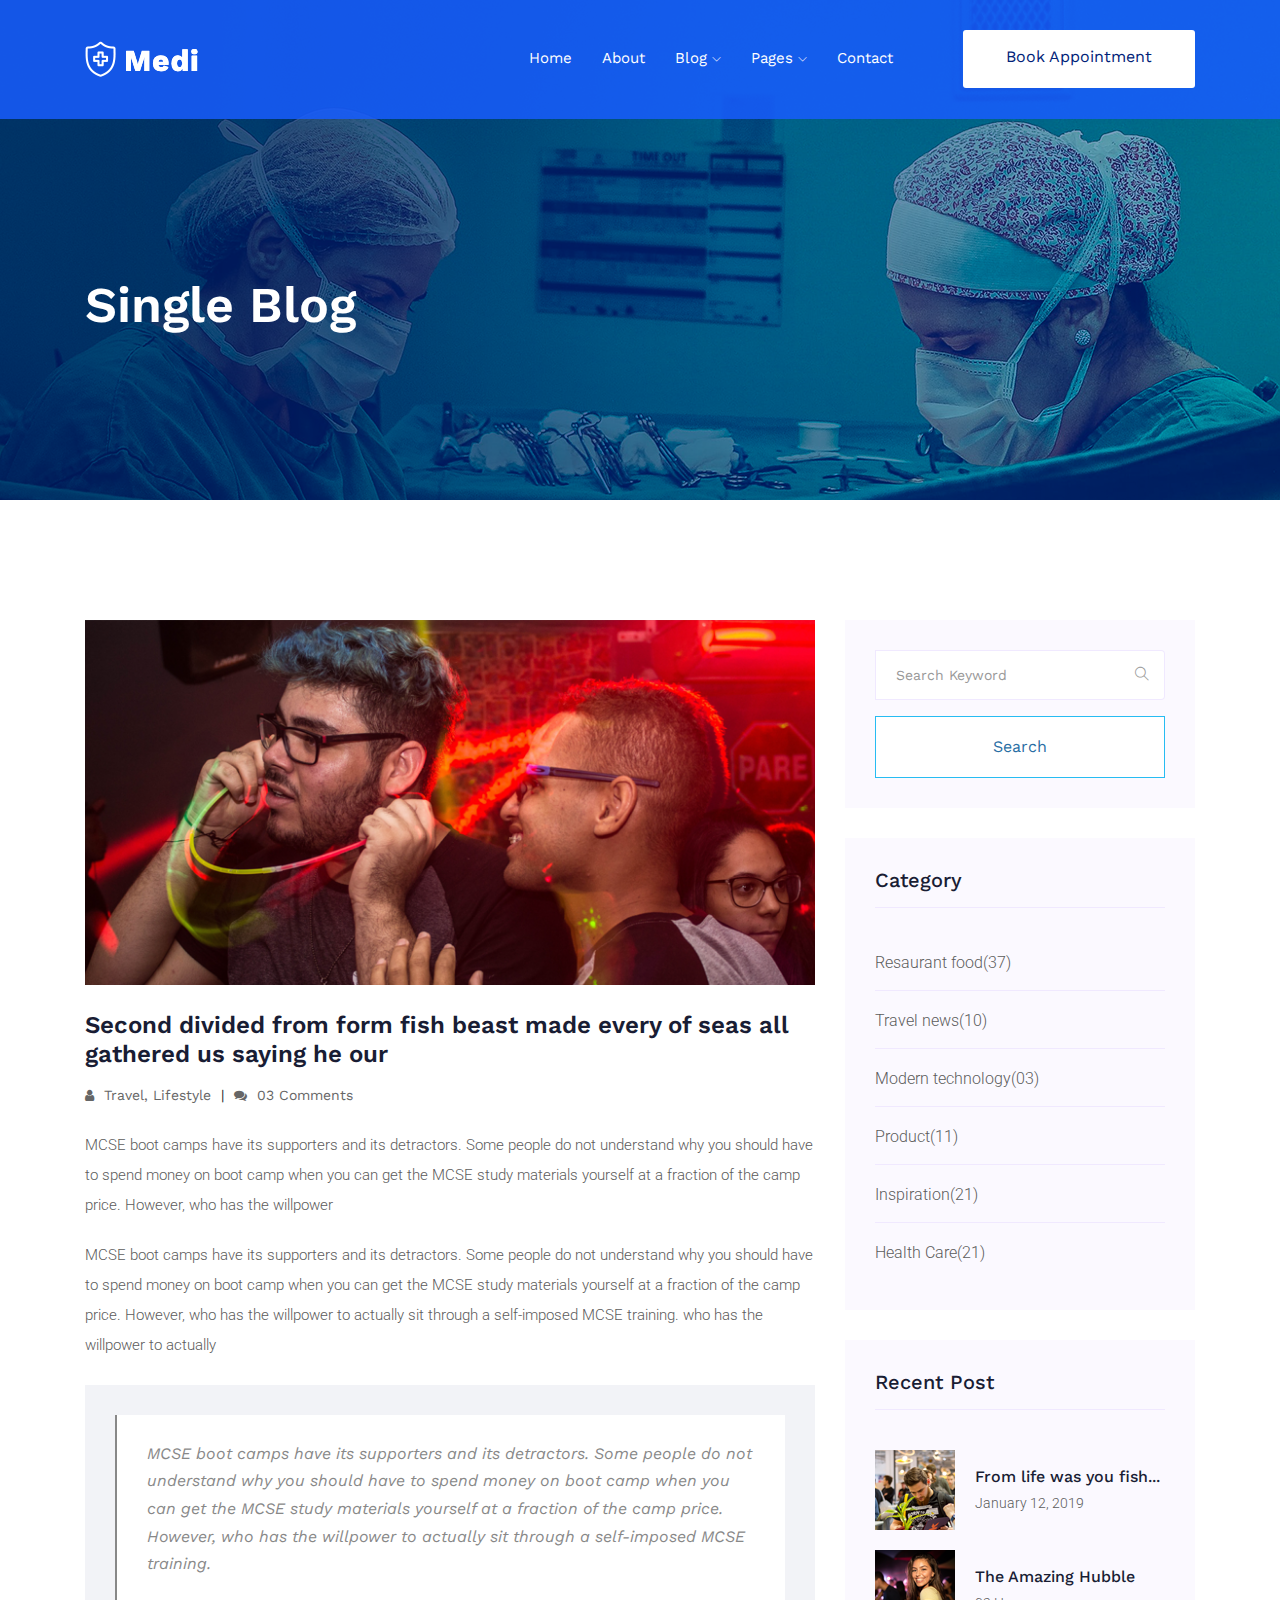
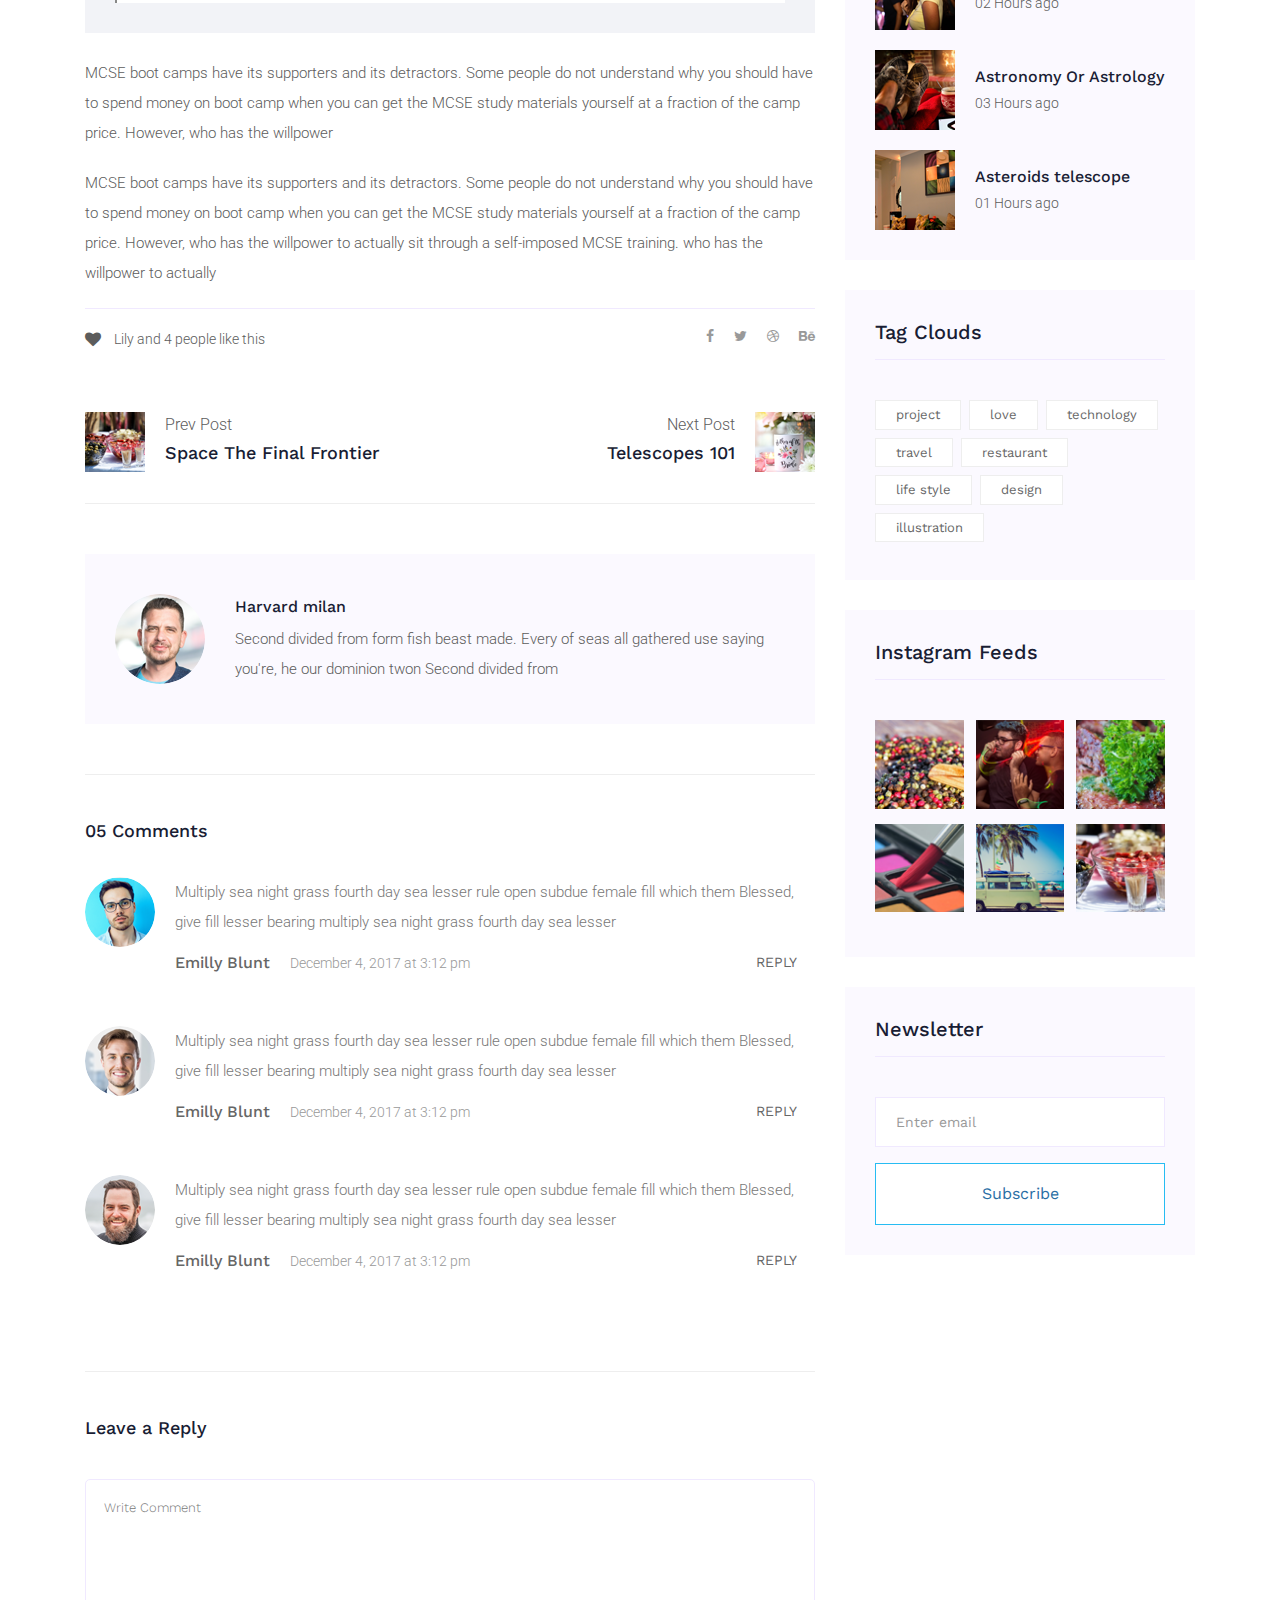
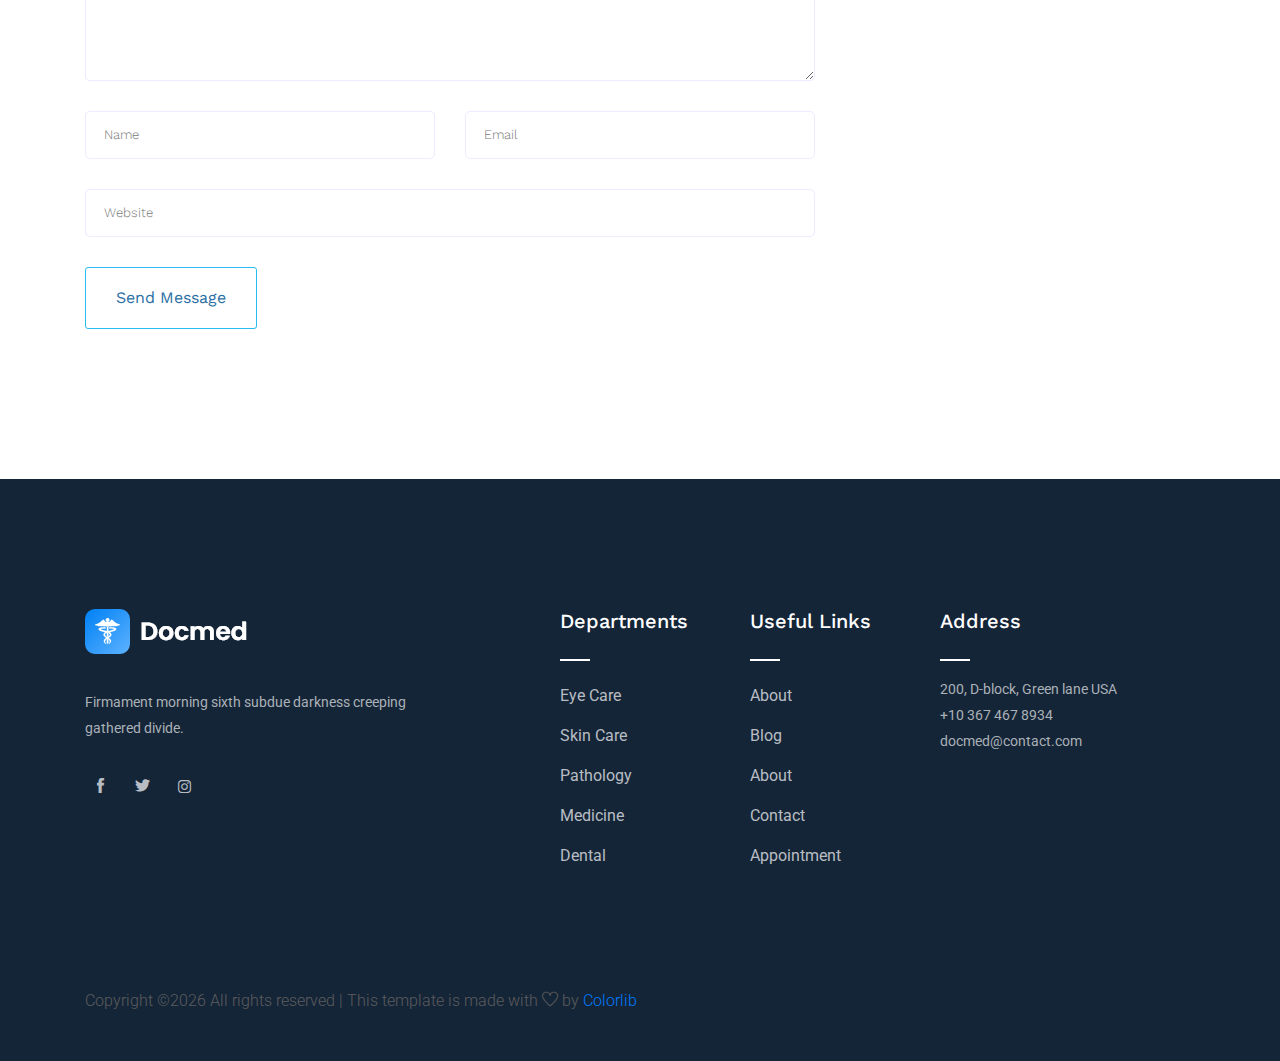
<file: single-blog.html>
<!doctype html>
<html class="no-js" lang="zxx">

<head>
   <meta charset="utf-8">
   <meta http-equiv="x-ua-compatible" content="ie=edge">
   <title>Docmed</title>
   <meta name="description" content="">
   <meta name="viewport" content="width=device-width, initial-scale=1">

   <!-- <link rel="manifest" href="site.webmanifest"> -->
   <link rel="shortcut icon" type="image/x-icon" href="img/favicon.png">
   <!-- Place favicon.ico in the root directory -->

    <!-- CSS here -->
    <link rel="stylesheet" href="css/bootstrap.min.css">
    <link rel="stylesheet" href="css/owl.carousel.min.css">
    <link rel="stylesheet" href="css/magnific-popup.css">
    <link rel="stylesheet" href="css/font-awesome.min.css">
    <link rel="stylesheet" href="css/themify-icons.css">
    <link rel="stylesheet" href="css/nice-select.css">
    <link rel="stylesheet" href="css/flaticon.css">
    <link rel="stylesheet" href="css/gijgo.css">
    <link rel="stylesheet" href="css/animate.css">
    <link rel="stylesheet" href="css/slicknav.css">
    <link rel="stylesheet" href="css/style.css">
</head>

<body>
   <!--[if lte IE 9]>
            <p class="browserupgrade">You are using an <strong>outdated</strong> browser. Please <a href="https://browsehappy.com/">upgrade your browser</a> to improve your experience and security.</p>
        <![endif]-->
    <!-- header-start -->
    <header>
      <div class="header-area ">
          <div id="sticky-header" class="main-header-area">
              <div class="container">
                  <div class="row align-items-center">
                      <div class="col-xl-3 col-lg-3">
                          <div class="logo-img">
                              <a href="index.html">
                                  <img src="img/logo.png" alt="">
                              </a>
                          </div>
                      </div>
                      <div class="col-xl-9 col-lg-9">
                          <div class="menu_wrap d-none d-lg-block">
                              <div class="menu_wrap_inner d-flex align-items-center justify-content-end">
                                  <div class="main-menu">
                                      <nav>
                                          <ul id="navigation">
                                              <li><a href="index.html">home</a></li>
                                              <li><a href="about.html">About</a></li>
                                              <li><a href="#">blog <i class="ti-angle-down"></i></a>
                                                  <ul class="submenu">
                                                      <li><a href="blog.html">blog</a></li>
                                                      <li><a href="single-blog.html">single-blog</a></li>
                                                  </ul>
                                              </li>
                                              <li><a href="#">pages <i class="ti-angle-down"></i></a>
                                                  <ul class="submenu">
                                                      <li><a href="department.html">Deportment</a></li>
                                                      <li><a href="elements.html">elements</a></li>
                                                  </ul>
                                              </li>
                                              <li><a href="contact.html">Contact</a></li>
                                          </ul>
                                      </nav>
                                  </div>
                                  <div class="book_room">
                                      <div class="book_btn">
                                          <a class="popup-with-form" href="#test-form">Book  Appointment</a>
                                      </div>
                                  </div>
                              </div>
                          </div>
                      </div>
                      <div class="col-12">
                          <div class="mobile_menu d-block d-lg-none"></div>
                      </div>
                  </div>
              </div>
          </div>
      </div>
  </header>
  <!-- header-end -->

  <!-- bradcam_area_start  -->
  <div class="bradcam_area breadcam_bg">
      <div class="container">
          <div class="row">
              <div class="col-xl-12">
                  <div class="bradcam_text">
                      <h3>single Blog</h3>
                  </div>
              </div>
          </div>
      </div>
  </div>
  <!-- bradcam_area_end  -->

   <!--================Blog Area =================-->
   <section class="blog_area single-post-area section-padding">
      <div class="container">
         <div class="row">
            <div class="col-lg-8 posts-list">
               <div class="single-post">
                  <div class="feature-img">
                     <img class="img-fluid" src="img/blog/single_blog_1.png" alt="">
                  </div>
                  <div class="blog_details">
                     <h2>Second divided from form fish beast made every of seas
                        all gathered us saying he our
                     </h2>
                     <ul class="blog-info-link mt-3 mb-4">
                        <li><a href="#"><i class="fa fa-user"></i> Travel, Lifestyle</a></li>
                        <li><a href="#"><i class="fa fa-comments"></i> 03 Comments</a></li>
                     </ul>
                     <p class="excert">
                        MCSE boot camps have its supporters and its detractors. Some people do not understand why you
                        should have to spend money on boot camp when you can get the MCSE study materials yourself at a
                        fraction of the camp price. However, who has the willpower
                     </p>
                     <p>
                        MCSE boot camps have its supporters and its detractors. Some people do not understand why you
                        should have to spend money on boot camp when you can get the MCSE study materials yourself at a
                        fraction of the camp price. However, who has the willpower to actually sit through a
                        self-imposed MCSE training. who has the willpower to actually
                     </p>
                     <div class="quote-wrapper">
                        <div class="quotes">
                           MCSE boot camps have its supporters and its detractors. Some people do not understand why you
                           should have to spend money on boot camp when you can get the MCSE study materials yourself at
                           a fraction of the camp price. However, who has the willpower to actually sit through a
                           self-imposed MCSE training.
                        </div>
                     </div>
                     <p>
                        MCSE boot camps have its supporters and its detractors. Some people do not understand why you
                        should have to spend money on boot camp when you can get the MCSE study materials yourself at a
                        fraction of the camp price. However, who has the willpower
                     </p>
                     <p>
                        MCSE boot camps have its supporters and its detractors. Some people do not understand why you
                        should have to spend money on boot camp when you can get the MCSE study materials yourself at a
                        fraction of the camp price. However, who has the willpower to actually sit through a
                        self-imposed MCSE training. who has the willpower to actually
                     </p>
                  </div>
               </div>
               <div class="navigation-top">
                  <div class="d-sm-flex justify-content-between text-center">
                     <p class="like-info"><span class="align-middle"><i class="fa fa-heart"></i></span> Lily and 4
                        people like this</p>
                     <div class="col-sm-4 text-center my-2 my-sm-0">
                        <!-- <p class="comment-count"><span class="align-middle"><i class="fa fa-comment"></i></span> 06 Comments</p> -->
                     </div>
                     <ul class="social-icons">
                        <li><a href="#"><i class="fa fa-facebook-f"></i></a></li>
                        <li><a href="#"><i class="fa fa-twitter"></i></a></li>
                        <li><a href="#"><i class="fa fa-dribbble"></i></a></li>
                        <li><a href="#"><i class="fa fa-behance"></i></a></li>
                     </ul>
                  </div>
                  <div class="navigation-area">
                     <div class="row">
                        <div
                           class="col-lg-6 col-md-6 col-12 nav-left flex-row d-flex justify-content-start align-items-center">
                           <div class="thumb">
                              <a href="#">
                                 <img class="img-fluid" src="img/post/preview.png" alt="">
                              </a>
                           </div>
                           <div class="arrow">
                              <a href="#">
                                 <span class="lnr text-white ti-arrow-left"></span>
                              </a>
                           </div>
                           <div class="detials">
                              <p>Prev Post</p>
                              <a href="#">
                                 <h4>Space The Final Frontier</h4>
                              </a>
                           </div>
                        </div>
                        <div
                           class="col-lg-6 col-md-6 col-12 nav-right flex-row d-flex justify-content-end align-items-center">
                           <div class="detials">
                              <p>Next Post</p>
                              <a href="#">
                                 <h4>Telescopes 101</h4>
                              </a>
                           </div>
                           <div class="arrow">
                              <a href="#">
                                 <span class="lnr text-white ti-arrow-right"></span>
                              </a>
                           </div>
                           <div class="thumb">
                              <a href="#">
                                 <img class="img-fluid" src="img/post/next.png" alt="">
                              </a>
                           </div>
                        </div>
                     </div>
                  </div>
               </div>
               <div class="blog-author">
                  <div class="media align-items-center">
                     <img src="img/blog/author.png" alt="">
                     <div class="media-body">
                        <a href="#">
                           <h4>Harvard milan</h4>
                        </a>
                        <p>Second divided from form fish beast made. Every of seas all gathered use saying you're, he
                           our dominion twon Second divided from</p>
                     </div>
                  </div>
               </div>
               <div class="comments-area">
                  <h4>05 Comments</h4>
                  <div class="comment-list">
                     <div class="single-comment justify-content-between d-flex">
                        <div class="user justify-content-between d-flex">
                           <div class="thumb">
                              <img src="img/comment/comment_1.png" alt="">
                           </div>
                           <div class="desc">
                              <p class="comment">
                                 Multiply sea night grass fourth day sea lesser rule open subdue female fill which them
                                 Blessed, give fill lesser bearing multiply sea night grass fourth day sea lesser
                              </p>
                              <div class="d-flex justify-content-between">
                                 <div class="d-flex align-items-center">
                                    <h5>
                                       <a href="#">Emilly Blunt</a>
                                    </h5>
                                    <p class="date">December 4, 2017 at 3:12 pm </p>
                                 </div>
                                 <div class="reply-btn">
                                    <a href="#" class="btn-reply text-uppercase">reply</a>
                                 </div>
                              </div>
                           </div>
                        </div>
                     </div>
                  </div>
                  <div class="comment-list">
                     <div class="single-comment justify-content-between d-flex">
                        <div class="user justify-content-between d-flex">
                           <div class="thumb">
                              <img src="img/comment/comment_2.png" alt="">
                           </div>
                           <div class="desc">
                              <p class="comment">
                                 Multiply sea night grass fourth day sea lesser rule open subdue female fill which them
                                 Blessed, give fill lesser bearing multiply sea night grass fourth day sea lesser
                              </p>
                              <div class="d-flex justify-content-between">
                                 <div class="d-flex align-items-center">
                                    <h5>
                                       <a href="#">Emilly Blunt</a>
                                    </h5>
                                    <p class="date">December 4, 2017 at 3:12 pm </p>
                                 </div>
                                 <div class="reply-btn">
                                    <a href="#" class="btn-reply text-uppercase">reply</a>
                                 </div>
                              </div>
                           </div>
                        </div>
                     </div>
                  </div>
                  <div class="comment-list">
                     <div class="single-comment justify-content-between d-flex">
                        <div class="user justify-content-between d-flex">
                           <div class="thumb">
                              <img src="img/comment/comment_3.png" alt="">
                           </div>
                           <div class="desc">
                              <p class="comment">
                                 Multiply sea night grass fourth day sea lesser rule open subdue female fill which them
                                 Blessed, give fill lesser bearing multiply sea night grass fourth day sea lesser
                              </p>
                              <div class="d-flex justify-content-between">
                                 <div class="d-flex align-items-center">
                                    <h5>
                                       <a href="#">Emilly Blunt</a>
                                    </h5>
                                    <p class="date">December 4, 2017 at 3:12 pm </p>
                                 </div>
                                 <div class="reply-btn">
                                    <a href="#" class="btn-reply text-uppercase">reply</a>
                                 </div>
                              </div>
                           </div>
                        </div>
                     </div>
                  </div>
               </div>
               <div class="comment-form">
                  <h4>Leave a Reply</h4>
                  <form class="form-contact comment_form" action="#" id="commentForm">
                     <div class="row">
                        <div class="col-12">
                           <div class="form-group">
                              <textarea class="form-control w-100" name="comment" id="comment" cols="30" rows="9"
                                 placeholder="Write Comment"></textarea>
                           </div>
                        </div>
                        <div class="col-sm-6">
                           <div class="form-group">
                              <input class="form-control" name="name" id="name" type="text" placeholder="Name">
                           </div>
                        </div>
                        <div class="col-sm-6">
                           <div class="form-group">
                              <input class="form-control" name="email" id="email" type="email" placeholder="Email">
                           </div>
                        </div>
                        <div class="col-12">
                           <div class="form-group">
                              <input class="form-control" name="website" id="website" type="text" placeholder="Website">
                           </div>
                        </div>
                     </div>
                     <div class="form-group">
                        <button type="submit" class="button button-contactForm btn_1 boxed-btn">Send Message</button>
                     </div>
                  </form>
               </div>
            </div>
            <div class="col-lg-4">
               <div class="blog_right_sidebar">
                  <aside class="single_sidebar_widget search_widget">
                     <form action="#">
                        <div class="form-group">
                           <div class="input-group mb-3">
                              <input type="text" class="form-control" placeholder='Search Keyword'
                                 onfocus="this.placeholder = ''" onblur="this.placeholder = 'Search Keyword'">
                              <div class="input-group-append">
                                 <button class="btn" type="button"><i class="ti-search"></i></button>
                              </div>
                           </div>
                        </div>
                        <button class="button rounded-0 primary-bg text-white w-100 btn_1 boxed-btn"
                           type="submit">Search</button>
                     </form>
                  </aside>
                  <aside class="single_sidebar_widget post_category_widget">
                     <h4 class="widget_title">Category</h4>
                     <ul class="list cat-list">
                        <li>
                           <a href="#" class="d-flex">
                              <p>Resaurant food</p>
                              <p>(37)</p>
                           </a>
                        </li>
                        <li>
                           <a href="#" class="d-flex">
                              <p>Travel news</p>
                              <p>(10)</p>
                           </a>
                        </li>
                        <li>
                           <a href="#" class="d-flex">
                              <p>Modern technology</p>
                              <p>(03)</p>
                           </a>
                        </li>
                        <li>
                           <a href="#" class="d-flex">
                              <p>Product</p>
                              <p>(11)</p>
                           </a>
                        </li>
                        <li>
                           <a href="#" class="d-flex">
                              <p>Inspiration</p>
                              <p>(21)</p>
                           </a>
                        </li>
                        <li>
                           <a href="#" class="d-flex">
                              <p>Health Care</p>
                              <p>(21)</p>
                           </a>
                        </li>
                     </ul>
                  </aside>
                  <aside class="single_sidebar_widget popular_post_widget">
                     <h3 class="widget_title">Recent Post</h3>
                     <div class="media post_item">
                        <img src="img/post/post_1.png" alt="post">
                        <div class="media-body">
                           <a href="single-blog.html">
                              <h3>From life was you fish...</h3>
                           </a>
                           <p>January 12, 2019</p>
                        </div>
                     </div>
                     <div class="media post_item">
                        <img src="img/post/post_2.png" alt="post">
                        <div class="media-body">
                           <a href="single-blog.html">
                              <h3>The Amazing Hubble</h3>
                           </a>
                           <p>02 Hours ago</p>
                        </div>
                     </div>
                     <div class="media post_item">
                        <img src="img/post/post_3.png" alt="post">
                        <div class="media-body">
                           <a href="single-blog.html">
                              <h3>Astronomy Or Astrology</h3>
                           </a>
                           <p>03 Hours ago</p>
                        </div>
                     </div>
                     <div class="media post_item">
                        <img src="img/post/post_4.png" alt="post">
                        <div class="media-body">
                           <a href="single-blog.html">
                              <h3>Asteroids telescope</h3>
                           </a>
                           <p>01 Hours ago</p>
                        </div>
                     </div>
                  </aside>
                  <aside class="single_sidebar_widget tag_cloud_widget">
                     <h4 class="widget_title">Tag Clouds</h4>
                     <ul class="list">
                        <li>
                           <a href="#">project</a>
                        </li>
                        <li>
                           <a href="#">love</a>
                        </li>
                        <li>
                           <a href="#">technology</a>
                        </li>
                        <li>
                           <a href="#">travel</a>
                        </li>
                        <li>
                           <a href="#">restaurant</a>
                        </li>
                        <li>
                           <a href="#">life style</a>
                        </li>
                        <li>
                           <a href="#">design</a>
                        </li>
                        <li>
                           <a href="#">illustration</a>
                        </li>
                     </ul>
                  </aside>
                  <aside class="single_sidebar_widget instagram_feeds">
                     <h4 class="widget_title">Instagram Feeds</h4>
                     <ul class="instagram_row flex-wrap">
                        <li>
                           <a href="#">
                              <img class="img-fluid" src="img/post/post_5.png" alt="">
                           </a>
                        </li>
                        <li>
                           <a href="#">
                              <img class="img-fluid" src="img/post/post_6.png" alt="">
                           </a>
                        </li>
                        <li>
                           <a href="#">
                              <img class="img-fluid" src="img/post/post_7.png" alt="">
                           </a>
                        </li>
                        <li>
                           <a href="#">
                              <img class="img-fluid" src="img/post/post_8.png" alt="">
                           </a>
                        </li>
                        <li>
                           <a href="#">
                              <img class="img-fluid" src="img/post/post_9.png" alt="">
                           </a>
                        </li>
                        <li>
                           <a href="#">
                              <img class="img-fluid" src="img/post/post_10.png" alt="">
                           </a>
                        </li>
                     </ul>
                  </aside>
                  <aside class="single_sidebar_widget newsletter_widget">
                     <h4 class="widget_title">Newsletter</h4>
                     <form action="#">
                        <div class="form-group">
                           <input type="email" class="form-control" onfocus="this.placeholder = ''"
                              onblur="this.placeholder = 'Enter email'" placeholder='Enter email' required>
                        </div>
                        <button class="button rounded-0 primary-bg text-white w-100 btn_1 boxed-btn"
                           type="submit">Subscribe</button>
                     </form>
                  </aside>
               </div>
            </div>
         </div>
      </div>
   </section>
   <!--================ Blog Area end =================-->

<!-- footer start -->
<footer class="footer">
   <div class="footer_top">
       <div class="container">
           <div class="row">
               <div class="col-xl-4 col-md-6 col-lg-4">
                   <div class="footer_widget">
                       <div class="footer_logo">
                           <a href="#">
                               <img src="img/footer_logo.png" alt="">
                           </a>
                       </div>
                       <p>
                               Firmament morning sixth subdue darkness 
                               creeping gathered divide.
                       </p>
                       <div class="socail_links">
                           <ul>
                               <li>
                                   <a href="#">
                                       <i class="ti-facebook"></i>
                                   </a>
                               </li>
                               <li>
                                   <a href="#">
                                       <i class="ti-twitter-alt"></i>
                                   </a>
                               </li>
                               <li>
                                   <a href="#">
                                       <i class="fa fa-instagram"></i>
                                   </a>
                               </li>
                           </ul>
                       </div>

                   </div>
               </div>
               <div class="col-xl-2 offset-xl-1 col-md-6 col-lg-3">
                   <div class="footer_widget">
                       <h3 class="footer_title">
                               Departments
                       </h3>
                       <ul>
                           <li><a href="#">Eye Care</a></li>
                           <li><a href="#">Skin Care</a></li>
                           <li><a href="#">Pathology</a></li>
                           <li><a href="#">Medicine</a></li>
                           <li><a href="#">Dental</a></li>
                       </ul>

                   </div>
               </div>
               <div class="col-xl-2 col-md-6 col-lg-2">
                   <div class="footer_widget">
                       <h3 class="footer_title">
                               Useful Links
                       </h3>
                       <ul>
                           <li><a href="#">About</a></li>
                           <li><a href="#">Blog</a></li>
                           <li><a href="#">About</a></li>
                           <li><a href="#"> Contact</a></li>
                           <li><a href="#"> Appointment</a></li>
                       </ul>
                   </div>
               </div>
               <div class="col-xl-3 col-md-6 col-lg-3">
                   <div class="footer_widget">
                       <h3 class="footer_title">
                               Address
                       </h3>
                       <p>
                           200, D-block, Green lane USA <br>
                           +10 367 467 8934 <br>
                           docmed@contact.com
                       </p>
                   </div>
               </div>
           </div>
       </div>
   </div>
   <div class="copy-right_text">
       <div class="container">
           <div class="footer_border"></div>
           <div class="row">
               <div class="col-xl-12">
                   <p class="copy_right text-center">
                       <p><!-- Link back to Colorlib can't be removed. Template is licensed under CC BY 3.0. -->
  Copyright &copy;<script>document.write(new Date().getFullYear());</script> All rights reserved | This template is made with <i class="ti-heart" aria-hidden="true"></i> by <a href="https://colorlib.com" target="_blank">Colorlib</a>
  <!-- Link back to Colorlib can't be removed. Template is licensed under CC BY 3.0. --></p>
                   </p>
               </div>
           </div>
       </div>
   </div>
</footer>
<!-- footer end  -->
<!-- link that opens popup -->

    <!-- form itself end-->
    <form id="test-form" class="white-popup-block mfp-hide">
      <div class="popup_box ">
          <div class="popup_inner">
              <h3>
                  Book an 
              <span>Appointment</span>
              </h3>
              <form action="#">
                  <div class="row">
                      <div class="col-xl-12">
                          <select class="form-select wide" id="default-select" class="">
                              <option data-display="Please select hospital you visited to visit">Please select hospital you visited to visit </option>
                              <option value="1">Anaf</option>
                              <option value="2">Nayna Therapy</option>
                              <option value="3">Nadif</option>
                          </select>
                      </div>
                      <div class="col-xl-9">
                          <input type="text"  placeholder="Your name ">
                      </div>
                      <div class="col-xl-3">
                          <input type="text"  placeholder="Your age">
                      </div>
                      <div class="col-xl-6">
                          <input type="text"  placeholder="Phone number ">
                      </div>
                      <div class="col-xl-6">
                          <input type="email"  placeholder="Email Address">
                      </div>
                      <div class="col-xl-6">
                          <input class="datepicker" placeholder="Appointment Date">
                      </div>
                      <div class="col-xl-6">
                          <input class="timepicker" placeholder="Suitable time">
                      </div>
                      <div class="col-xl-12">
                          <button type="submit" class="boxed-btn3">Make an Appointment</button>
                      </div>
                  </div>
              </form>
          </div>
      </div>
  </form>
  <!-- form itself end -->


    <!-- form itself end-->
    <form id="test-form" class="white-popup-block mfp-hide">
      <div class="popup_box ">
          <div class="popup_inner">
              <h3>
                  Book an 
              <span>Appointment</span>
              </h3>
              <form action="#">
                  <div class="row">
                      <div class="col-xl-12">
                          <select class="form-select wide" id="default-select" class="">
                              <option data-display="Please select hospital you visited to visit">Please select hospital you visited to visit </option>
                              <option value="1">Anaf</option>
                              <option value="2">Nayna Therapy</option>
                              <option value="3">Nadif</option>
                          </select>
                      </div>
                      <div class="col-xl-9">
                          <input type="text"  placeholder="Your name ">
                      </div>
                      <div class="col-xl-3">
                          <input type="text"  placeholder="Your age">
                      </div>
                      <div class="col-xl-6">
                          <input type="text"  placeholder="Phone number ">
                      </div>
                      <div class="col-xl-6">
                          <input type="email"  placeholder="Email Address">
                      </div>
                      <div class="col-xl-6">
                          <input class="datepicker" placeholder="Appointment Date">
                      </div>
                      <div class="col-xl-6">
                          <input class="timepicker" placeholder="Suitable time">
                      </div>
                      <div class="col-xl-12">
                          <button type="submit" class="boxed-btn3">Make an Appointment</button>
                      </div>
                  </div>
              </form>
          </div>
      </div>
  </form>
  <!-- form itself end -->

  <!-- JS here -->
  <script src="js/vendor/modernizr-3.5.0.min.js"></script>
  <script src="js/vendor/jquery-1.12.4.min.js"></script>
  <script src="js/popper.min.js"></script>
  <script src="js/bootstrap.min.js"></script>
  <script src="js/owl.carousel.min.js"></script>
  <script src="js/isotope.pkgd.min.js"></script>
  <script src="js/ajax-form.js"></script>
  <script src="js/waypoints.min.js"></script>
  <script src="js/jquery.counterup.min.js"></script>
  <script src="js/imagesloaded.pkgd.min.js"></script>
  <script src="js/scrollIt.js"></script>
  <script src="js/jquery.scrollUp.min.js"></script>
  <script src="js/wow.min.js"></script>
  <script src="js/nice-select.min.js"></script>
  <script src="js/jquery.slicknav.min.js"></script>
  <script src="js/jquery.magnific-popup.min.js"></script>
  <script src="js/plugins.js"></script>
  <script src="js/gijgo.min.js"></script>
  <!--contact js-->
  <script src="js/contact.js"></script>
  <script src="js/jquery.ajaxchimp.min.js"></script>
  <script src="js/jquery.form.js"></script>
  <script src="js/jquery.validate.min.js"></script>
  <script src="js/mail-script.js"></script>

  <script src="js/main.js"></script>
  <script>
      $('.datepicker').datepicker({
          iconsLibrary: 'fontawesome',
          icons: {
              rightIcon: '<span class="fa fa-calendar"></span>'
          }
      });

      $('.timepicker').timepicker({
          iconsLibrary: 'fontawesome',
          icons: {
              rightIcon: '<span class="fa fa-clock-o"></span>'
          }
      });
  $(document).ready(function() {
  $('.js-example-basic-multiple').select2();
});
  </script>
</body>

</html>
</file>
<file: css/themify-icons.css>
@font-face {
	font-family: 'themify';
	src:url('../fonts/themify.eot?-fvbane');
	src:url('../fonts/themify.eot?#iefix-fvbane') format('embedded-opentype'),
		url('../fonts/themify.woff?-fvbane') format('woff'),
		url('../fonts/themify.ttf?-fvbane') format('truetype'),
		url('../fonts/themify.svg?-fvbane#themify') format('svg');
	font-weight: normal;
	font-style: normal;
}

[class^="ti-"], [class*=" ti-"] {
	font-family: 'themify';
	/* speak: none; */
	font-style: normal;
	font-weight: normal;
	font-variant: normal;
	text-transform: none;
	line-height: 1;

	/* Better Font Rendering =========== */
	-webkit-font-smoothing: antialiased;
	-moz-osx-font-smoothing: grayscale;
}

.ti-wand:before {
	content: "\e600";
}
.ti-volume:before {
	content: "\e601";
}
.ti-user:before {
	content: "\e602";
}
.ti-unlock:before {
	content: "\e603";
}
.ti-unlink:before {
	content: "\e604";
}
.ti-trash:before {
	content: "\e605";
}
.ti-thought:before {
	content: "\e606";
}
.ti-target:before {
	content: "\e607";
}
.ti-tag:before {
	content: "\e608";
}
.ti-tablet:before {
	content: "\e609";
}
.ti-star:before {
	content: "\e60a";
}
.ti-spray:before {
	content: "\e60b";
}
.ti-signal:before {
	content: "\e60c";
}
.ti-shopping-cart:before {
	content: "\e60d";
}
.ti-shopping-cart-full:before {
	content: "\e60e";
}
.ti-settings:before {
	content: "\e60f";
}
.ti-search:before {
	content: "\e610";
}
.ti-zoom-in:before {
	content: "\e611";
}
.ti-zoom-out:before {
	content: "\e612";
}
.ti-cut:before {
	content: "\e613";
}
.ti-ruler:before {
	content: "\e614";
}
.ti-ruler-pencil:before {
	content: "\e615";
}
.ti-ruler-alt:before {
	content: "\e616";
}
.ti-bookmark:before {
	content: "\e617";
}
.ti-bookmark-alt:before {
	content: "\e618";
}
.ti-reload:before {
	content: "\e619";
}
.ti-plus:before {
	content: "\e61a";
}
.ti-pin:before {
	content: "\e61b";
}
.ti-pencil:before {
	content: "\e61c";
}
.ti-pencil-alt:before {
	content: "\e61d";
}
.ti-paint-roller:before {
	content: "\e61e";
}
.ti-paint-bucket:before {
	content: "\e61f";
}
.ti-na:before {
	content: "\e620";
}
.ti-mobile:before {
	content: "\e621";
}
.ti-minus:before {
	content: "\e622";
}
.ti-medall:before {
	content: "\e623";
}
.ti-medall-alt:before {
	content: "\e624";
}
.ti-marker:before {
	content: "\e625";
}
.ti-marker-alt:before {
	content: "\e626";
}
.ti-arrow-up:before {
	content: "\e627";
}
.ti-arrow-right:before {
	content: "\e628";
}
.ti-arrow-left:before {
	content: "\e629";
}
.ti-arrow-down:before {
	content: "\e62a";
}
.ti-lock:before {
	content: "\e62b";
}
.ti-location-arrow:before {
	content: "\e62c";
}
.ti-link:before {
	content: "\e62d";
}
.ti-layout:before {
	content: "\e62e";
}
.ti-layers:before {
	content: "\e62f";
}
.ti-layers-alt:before {
	content: "\e630";
}
.ti-key:before {
	content: "\e631";
}
.ti-import:before {
	content: "\e632";
}
.ti-image:before {
	content: "\e633";
}
.ti-heart:before {
	content: "\e634";
}
.ti-heart-broken:before {
	content: "\e635";
}
.ti-hand-stop:before {
	content: "\e636";
}
.ti-hand-open:before {
	content: "\e637";
}
.ti-hand-drag:before {
	content: "\e638";
}
.ti-folder:before {
	content: "\e639";
}
.ti-flag:before {
	content: "\e63a";
}
.ti-flag-alt:before {
	content: "\e63b";
}
.ti-flag-alt-2:before {
	content: "\e63c";
}
.ti-eye:before {
	content: "\e63d";
}
.ti-export:before {
	content: "\e63e";
}
.ti-exchange-vertical:before {
	content: "\e63f";
}
.ti-desktop:before {
	content: "\e640";
}
.ti-cup:before {
	content: "\e641";
}
.ti-crown:before {
	content: "\e642";
}
.ti-comments:before {
	content: "\e643";
}
.ti-comment:before {
	content: "\e644";
}
.ti-comment-alt:before {
	content: "\e645";
}
.ti-close:before {
	content: "\e646";
}
.ti-clip:before {
	content: "\e647";
}
.ti-angle-up:before {
	content: "\e648";
}
.ti-angle-right:before {
	content: "\e649";
}
.ti-angle-left:before {
	content: "\e64a";
}
.ti-angle-down:before {
	content: "\e64b";
}
.ti-check:before {
	content: "\e64c";
}
.ti-check-box:before {
	content: "\e64d";
}
.ti-camera:before {
	content: "\e64e";
}
.ti-announcement:before {
	content: "\e64f";
}
.ti-brush:before {
	content: "\e650";
}
.ti-briefcase:before {
	content: "\e651";
}
.ti-bolt:before {
	content: "\e652";
}
.ti-bolt-alt:before {
	content: "\e653";
}
.ti-blackboard:before {
	content: "\e654";
}
.ti-bag:before {
	content: "\e655";
}
.ti-move:before {
	content: "\e656";
}
.ti-arrows-vertical:before {
	content: "\e657";
}
.ti-arrows-horizontal:before {
	content: "\e658";
}
.ti-fullscreen:before {
	content: "\e659";
}
.ti-arrow-top-right:before {
	content: "\e65a";
}
.ti-arrow-top-left:before {
	content: "\e65b";
}
.ti-arrow-circle-up:before {
	content: "\e65c";
}
.ti-arrow-circle-right:before {
	content: "\e65d";
}
.ti-arrow-circle-left:before {
	content: "\e65e";
}
.ti-arrow-circle-down:before {
	content: "\e65f";
}
.ti-angle-double-up:before {
	content: "\e660";
}
.ti-angle-double-right:before {
	content: "\e661";
}
.ti-angle-double-left:before {
	content: "\e662";
}
.ti-angle-double-down:before {
	content: "\e663";
}
.ti-zip:before {
	content: "\e664";
}
.ti-world:before {
	content: "\e665";
}
.ti-wheelchair:before {
	content: "\e666";
}
.ti-view-list:before {
	content: "\e667";
}
.ti-view-list-alt:before {
	content: "\e668";
}
.ti-view-grid:before {
	content: "\e669";
}
.ti-uppercase:before {
	content: "\e66a";
}
.ti-upload:before {
	content: "\e66b";
}
.ti-underline:before {
	content: "\e66c";
}
.ti-truck:before {
	content: "\e66d";
}
.ti-timer:before {
	content: "\e66e";
}
.ti-ticket:before {
	content: "\e66f";
}
.ti-thumb-up:before {
	content: "\e670";
}
.ti-thumb-down:before {
	content: "\e671";
}
.ti-text:before {
	content: "\e672";
}
.ti-stats-up:before {
	content: "\e673";
}
.ti-stats-down:before {
	content: "\e674";
}
.ti-split-v:before {
	content: "\e675";
}
.ti-split-h:before {
	content: "\e676";
}
.ti-smallcap:before {
	content: "\e677";
}
.ti-shine:before {
	content: "\e678";
}
.ti-shift-right:before {
	content: "\e679";
}
.ti-shift-left:before {
	content: "\e67a";
}
.ti-shield:before {
	content: "\e67b";
}
.ti-notepad:before {
	content: "\e67c";
}
.ti-server:before {
	content: "\e67d";
}
.ti-quote-right:before {
	content: "\e67e";
}
.ti-quote-left:before {
	content: "\e67f";
}
.ti-pulse:before {
	content: "\e680";
}
.ti-printer:before {
	content: "\e681";
}
.ti-power-off:before {
	content: "\e682";
}
.ti-plug:before {
	content: "\e683";
}
.ti-pie-chart:before {
	content: "\e684";
}
.ti-paragraph:before {
	content: "\e685";
}
.ti-panel:before {
	content: "\e686";
}
.ti-package:before {
	content: "\e687";
}
.ti-music:before {
	content: "\e688";
}
.ti-music-alt:before {
	content: "\e689";
}
.ti-mouse:before {
	content: "\e68a";
}
.ti-mouse-alt:before {
	content: "\e68b";
}
.ti-money:before {
	content: "\e68c";
}
.ti-microphone:before {
	content: "\e68d";
}
.ti-menu:before {
	content: "\e68e";
}
.ti-menu-alt:before {
	content: "\e68f";
}
.ti-map:before {
	content: "\e690";
}
.ti-map-alt:before {
	content: "\e691";
}
.ti-loop:before {
	content: "\e692";
}
.ti-location-pin:before {
	content: "\e693";
}
.ti-list:before {
	content: "\e694";
}
.ti-light-bulb:before {
	content: "\e695";
}
.ti-Italic:before {
	content: "\e696";
}
.ti-info:before {
	content: "\e697";
}
.ti-infinite:before {
	content: "\e698";
}
.ti-id-badge:before {
	content: "\e699";
}
.ti-hummer:before {
	content: "\e69a";
}
.ti-home:before {
	content: "\e69b";
}
.ti-help:before {
	content: "\e69c";
}
.ti-headphone:before {
	content: "\e69d";
}
.ti-harddrives:before {
	content: "\e69e";
}
.ti-harddrive:before {
	content: "\e69f";
}
.ti-gift:before {
	content: "\e6a0";
}
.ti-game:before {
	content: "\e6a1";
}
.ti-filter:before {
	content: "\e6a2";
}
.ti-files:before {
	content: "\e6a3";
}
.ti-file:before {
	content: "\e6a4";
}
.ti-eraser:before {
	content: "\e6a5";
}
.ti-envelope:before {
	content: "\e6a6";
}
.ti-download:before {
	content: "\e6a7";
}
.ti-direction:before {
	content: "\e6a8";
}
.ti-direction-alt:before {
	content: "\e6a9";
}
.ti-dashboard:before {
	content: "\e6aa";
}
.ti-control-stop:before {
	content: "\e6ab";
}
.ti-control-shuffle:before {
	content: "\e6ac";
}
.ti-control-play:before {
	content: "\e6ad";
}
.ti-control-pause:before {
	content: "\e6ae";
}
.ti-control-forward:before {
	content: "\e6af";
}
.ti-control-backward:before {
	content: "\e6b0";
}
.ti-cloud:before {
	content: "\e6b1";
}
.ti-cloud-up:before {
	content: "\e6b2";
}
.ti-cloud-down:before {
	content: "\e6b3";
}
.ti-clipboard:before {
	content: "\e6b4";
}
.ti-car:before {
	content: "\e6b5";
}
.ti-calendar:before {
	content: "\e6b6";
}
.ti-book:before {
	content: "\e6b7";
}
.ti-bell:before {
	content: "\e6b8";
}
.ti-basketball:before {
	content: "\e6b9";
}
.ti-bar-chart:before {
	content: "\e6ba";
}
.ti-bar-chart-alt:before {
	content: "\e6bb";
}
.ti-back-right:before {
	content: "\e6bc";
}
.ti-back-left:before {
	content: "\e6bd";
}
.ti-arrows-corner:before {
	content: "\e6be";
}
.ti-archive:before {
	content: "\e6bf";
}
.ti-anchor:before {
	content: "\e6c0";
}
.ti-align-right:before {
	content: "\e6c1";
}
.ti-align-left:before {
	content: "\e6c2";
}
.ti-align-justify:before {
	content: "\e6c3";
}
.ti-align-center:before {
	content: "\e6c4";
}
.ti-alert:before {
	content: "\e6c5";
}
.ti-alarm-clock:before {
	content: "\e6c6";
}
.ti-agenda:before {
	content: "\e6c7";
}
.ti-write:before {
	content: "\e6c8";
}
.ti-window:before {
	content: "\e6c9";
}
.ti-widgetized:before {
	content: "\e6ca";
}
.ti-widget:before {
	content: "\e6cb";
}
.ti-widget-alt:before {
	content: "\e6cc";
}
.ti-wallet:before {
	content: "\e6cd";
}
.ti-video-clapper:before {
	content: "\e6ce";
}
.ti-video-camera:before {
	content: "\e6cf";
}
.ti-vector:before {
	content: "\e6d0";
}
.ti-themify-logo:before {
	content: "\e6d1";
}
.ti-themify-favicon:before {
	content: "\e6d2";
}
.ti-themify-favicon-alt:before {
	content: "\e6d3";
}
.ti-support:before {
	content: "\e6d4";
}
.ti-stamp:before {
	content: "\e6d5";
}
.ti-split-v-alt:before {
	content: "\e6d6";
}
.ti-slice:before {
	content: "\e6d7";
}
.ti-shortcode:before {
	content: "\e6d8";
}
.ti-shift-right-alt:before {
	content: "\e6d9";
}
.ti-shift-left-alt:before {
	content: "\e6da";
}
.ti-ruler-alt-2:before {
	content: "\e6db";
}
.ti-receipt:before {
	content: "\e6dc";
}
.ti-pin2:before {
	content: "\e6dd";
}
.ti-pin-alt:before {
	content: "\e6de";
}
.ti-pencil-alt2:before {
	content: "\e6df";
}
.ti-palette:before {
	content: "\e6e0";
}
.ti-more:before {
	content: "\e6e1";
}
.ti-more-alt:before {
	content: "\e6e2";
}
.ti-microphone-alt:before {
	content: "\e6e3";
}
.ti-magnet:before {
	content: "\e6e4";
}
.ti-line-double:before {
	content: "\e6e5";
}
.ti-line-dotted:before {
	content: "\e6e6";
}
.ti-line-dashed:before {
	content: "\e6e7";
}
.ti-layout-width-full:before {
	content: "\e6e8";
}
.ti-layout-width-default:before {
	content: "\e6e9";
}
.ti-layout-width-default-alt:before {
	content: "\e6ea";
}
.ti-layout-tab:before {
	content: "\e6eb";
}
.ti-layout-tab-window:before {
	content: "\e6ec";
}
.ti-layout-tab-v:before {
	content: "\e6ed";
}
.ti-layout-tab-min:before {
	content: "\e6ee";
}
.ti-layout-slider:before {
	content: "\e6ef";
}
.ti-layout-slider-alt:before {
	content: "\e6f0";
}
.ti-layout-sidebar-right:before {
	content: "\e6f1";
}
.ti-layout-sidebar-none:before {
	content: "\e6f2";
}
.ti-layout-sidebar-left:before {
	content: "\e6f3";
}
.ti-layout-placeholder:before {
	content: "\e6f4";
}
.ti-layout-menu:before {
	content: "\e6f5";
}
.ti-layout-menu-v:before {
	content: "\e6f6";
}
.ti-layout-menu-separated:before {
	content: "\e6f7";
}
.ti-layout-menu-full:before {
	content: "\e6f8";
}
.ti-layout-media-right-alt:before {
	content: "\e6f9";
}
.ti-layout-media-right:before {
	content: "\e6fa";
}
.ti-layout-media-overlay:before {
	content: "\e6fb";
}
.ti-layout-media-overlay-alt:before {
	content: "\e6fc";
}
.ti-layout-media-overlay-alt-2:before {
	content: "\e6fd";
}
.ti-layout-media-left-alt:before {
	content: "\e6fe";
}
.ti-layout-media-left:before {
	content: "\e6ff";
}
.ti-layout-media-center-alt:before {
	content: "\e700";
}
.ti-layout-media-center:before {
	content: "\e701";
}
.ti-layout-list-thumb:before {
	content: "\e702";
}
.ti-layout-list-thumb-alt:before {
	content: "\e703";
}
.ti-layout-list-post:before {
	content: "\e704";
}
.ti-layout-list-large-image:before {
	content: "\e705";
}
.ti-layout-line-solid:before {
	content: "\e706";
}
.ti-layout-grid4:before {
	content: "\e707";
}
.ti-layout-grid3:before {
	content: "\e708";
}
.ti-layout-grid2:before {
	content: "\e709";
}
.ti-layout-grid2-thumb:before {
	content: "\e70a";
}
.ti-layout-cta-right:before {
	content: "\e70b";
}
.ti-layout-cta-left:before {
	content: "\e70c";
}
.ti-layout-cta-center:before {
	content: "\e70d";
}
.ti-layout-cta-btn-right:before {
	content: "\e70e";
}
.ti-layout-cta-btn-left:before {
	content: "\e70f";
}
.ti-layout-column4:before {
	content: "\e710";
}
.ti-layout-column3:before {
	content: "\e711";
}
.ti-layout-column2:before {
	content: "\e712";
}
.ti-layout-accordion-separated:before {
	content: "\e713";
}
.ti-layout-accordion-merged:before {
	content: "\e714";
}
.ti-layout-accordion-list:before {
	content: "\e715";
}
.ti-ink-pen:before {
	content: "\e716";
}
.ti-info-alt:before {
	content: "\e717";
}
.ti-help-alt:before {
	content: "\e718";
}
.ti-headphone-alt:before {
	content: "\e719";
}
.ti-hand-point-up:before {
	content: "\e71a";
}
.ti-hand-point-right:before {
	content: "\e71b";
}
.ti-hand-point-left:before {
	content: "\e71c";
}
.ti-hand-point-down:before {
	content: "\e71d";
}
.ti-gallery:before {
	content: "\e71e";
}
.ti-face-smile:before {
	content: "\e71f";
}
.ti-face-sad:before {
	content: "\e720";
}
.ti-credit-card:before {
	content: "\e721";
}
.ti-control-skip-forward:before {
	content: "\e722";
}
.ti-control-skip-backward:before {
	content: "\e723";
}
.ti-control-record:before {
	content: "\e724";
}
.ti-control-eject:before {
	content: "\e725";
}
.ti-comments-smiley:before {
	content: "\e726";
}
.ti-brush-alt:before {
	content: "\e727";
}
.ti-youtube:before {
	content: "\e728";
}
.ti-vimeo:before {
	content: "\e729";
}
.ti-twitter:before {
	content: "\e72a";
}
.ti-time:before {
	content: "\e72b";
}
.ti-tumblr:before {
	content: "\e72c";
}
.ti-skype:before {
	content: "\e72d";
}
.ti-share:before {
	content: "\e72e";
}
.ti-share-alt:before {
	content: "\e72f";
}
.ti-rocket:before {
	content: "\e730";
}
.ti-pinterest:before {
	content: "\e731";
}
.ti-new-window:before {
	content: "\e732";
}
.ti-microsoft:before {
	content: "\e733";
}
.ti-list-ol:before {
	content: "\e734";
}
.ti-linkedin:before {
	content: "\e735";
}
.ti-layout-sidebar-2:before {
	content: "\e736";
}
.ti-layout-grid4-alt:before {
	content: "\e737";
}
.ti-layout-grid3-alt:before {
	content: "\e738";
}
.ti-layout-grid2-alt:before {
	content: "\e739";
}
.ti-layout-column4-alt:before {
	content: "\e73a";
}
.ti-layout-column3-alt:before {
	content: "\e73b";
}
.ti-layout-column2-alt:before {
	content: "\e73c";
}
.ti-instagram:before {
	content: "\e73d";
}
.ti-google:before {
	content: "\e73e";
}
.ti-github:before {
	content: "\e73f";
}
.ti-flickr:before {
	content: "\e740";
}
.ti-facebook:before {
	content: "\e741";
}
.ti-dropbox:before {
	content: "\e742";
}
.ti-dribbble:before {
	content: "\e743";
}
.ti-apple:before {
	content: "\e744";
}
.ti-android:before {
	content: "\e745";
}
.ti-save:before {
	content: "\e746";
}
.ti-save-alt:before {
	content: "\e747";
}
.ti-yahoo:before {
	content: "\e748";
}
.ti-wordpress:before {
	content: "\e749";
}
.ti-vimeo-alt:before {
	content: "\e74a";
}
.ti-twitter-alt:before {
	content: "\e74b";
}
.ti-tumblr-alt:before {
	content: "\e74c";
}
.ti-trello:before {
	content: "\e74d";
}
.ti-stack-overflow:before {
	content: "\e74e";
}
.ti-soundcloud:before {
	content: "\e74f";
}
.ti-sharethis:before {
	content: "\e750";
}
.ti-sharethis-alt:before {
	content: "\e751";
}
.ti-reddit:before {
	content: "\e752";
}
.ti-pinterest-alt:before {
	content: "\e753";
}
.ti-microsoft-alt:before {
	content: "\e754";
}
.ti-linux:before {
	content: "\e755";
}
.ti-jsfiddle:before {
	content: "\e756";
}
.ti-joomla:before {
	content: "\e757";
}
.ti-html5:before {
	content: "\e758";
}
.ti-flickr-alt:before {
	content: "\e759";
}
.ti-email:before {
	content: "\e75a";
}
.ti-drupal:before {
	content: "\e75b";
}
.ti-dropbox-alt:before {
	content: "\e75c";
}
.ti-css3:before {
	content: "\e75d";
}
.ti-rss:before {
	content: "\e75e";
}
.ti-rss-alt:before {
	content: "\e75f";
}
</file>
<file: css/nice-select.css>
.nice-select {
  -webkit-tap-highlight-color: transparent;
  background-color: #fff;
  border-radius: 5px;
  border: solid 1px #e8e8e8;
  box-sizing: border-box;
  clear: both;
  cursor: pointer;
  display: block;
  float: left;
  font-family: inherit;
  font-size: 14px;
  font-weight: normal;
  height: 42px;
  line-height: 40px;
  outline: none;
  padding-left: 18px;
  padding-right: 30px;
  position: relative;
  text-align: left !important;
  -webkit-transition: all 0.2s ease-in-out;
  transition: all 0.2s ease-in-out;
  -webkit-user-select: none;
     -moz-user-select: none;
      -ms-user-select: none;
          user-select: none;
  white-space: nowrap;
  width: auto; }
  .nice-select:hover {
    border-color: #dbdbdb; }
  .nice-select:active, .nice-select.open, .nice-select:focus {
    border-color: #999; }


  .nice-select.disabled {
    border-color: #ededed;
    color: #999;
    pointer-events: none; }
    .nice-select.disabled:after {
      border-color: #cccccc; }
  .nice-select.wide {
    width: 100%; }
    .nice-select.wide .list {
      left: 0 !important;
      right: 0 !important; }
  .nice-select.right {
    float: right; }
    .nice-select.right .list {
      left: auto;
      right: 0; }
  .nice-select.small {
    font-size: 12px;
    height: 36px;
    line-height: 34px; }
    .nice-select.small:after {
      height: 4px;
      width: 4px; }
    .nice-select.small .option {
      line-height: 34px;
      min-height: 34px; }
  .nice-select .list {
    background-color: #fff;
    border-radius: 5px;
    box-shadow: 0 0 0 1px rgba(68, 68, 68, 0.11);
    box-sizing: border-box;
    margin-top: 4px;
    opacity: 0;
    overflow: hidden;
    padding: 0;
    pointer-events: none;
    position: absolute;
    top: 100%;
    left: 0;
    -webkit-transform-origin: 50% 0;
        -ms-transform-origin: 50% 0;
            transform-origin: 50% 0;
    -webkit-transform: scale(0.75) translateY(-21px);
        -ms-transform: scale(0.75) translateY(-21px);
            transform: scale(0.75) translateY(-21px);
    -webkit-transition: all 0.2s cubic-bezier(0.5, 0, 0, 1.25), opacity 0.15s ease-out;
    transition: all 0.2s cubic-bezier(0.5, 0, 0, 1.25), opacity 0.15s ease-out;
    z-index: 9; }
    .nice-select .list:hover .option:not(:hover) {
      background-color: transparent !important; }
  .nice-select .option {
    cursor: pointer;
    font-weight: 400;
    line-height: 40px;
    list-style: none;
    min-height: 40px;
    outline: none;
    padding-left: 18px;
    padding-right: 29px;
    text-align: left;
    -webkit-transition: all 0.2s;
    transition: all 0.2s; }
    .nice-select .option:hover, .nice-select .option.focus, .nice-select .option.selected.focus {
      background-color: #f6f6f6; }
    .nice-select .option.selected {
      font-weight: bold; }
    .nice-select .option.disabled {
      background-color: transparent;
      color: #999;
      cursor: default; }

.no-csspointerevents .nice-select .list {
  display: none; }

.no-csspointerevents .nice-select.open .list {
  display: block; }





  /* ,,,,,,,,,,,,,,,, */


  .nice-select:after {
    content: "\e64b";
    display: block;
    height: 5px;
    margin-top: -5px;
    pointer-events: none;
    position: absolute;
    right: 30px;
    top: 8px;
    transition: all 0.15s ease-in-out;
    width: 5px;
    font-family: 'themify';
    color: #ddd; }

    .nice-select.open:after {
 }
    .nice-select.open .list {
      opacity: 1;
      pointer-events: auto;
      -webkit-transform: scale(1) translateY(0);
          -ms-transform: scale(1) translateY(0);
              transform: scale(1) translateY(0); }
</file>
<file: css/flaticon.css>
/*
  	Flaticon icon font: Flaticon
  	Creation date: 14/01/2020 06:46
  	*/

@font-face {
  font-family: "Flaticon";
  src: url("../fonts/Flaticon.eot");
  src: url("../fonts/Flaticon.eot?#iefix") format("embedded-opentype"),
       url("../fonts/Flaticon.woff2") format("woff2"),
       url("../fonts/Flaticon.woff") format("woff"),
       url("../fonts/Flaticon.ttf") format("truetype"),
       url("../fonts/Flaticon.svg#Flaticon") format("svg");
  font-weight: normal;
  font-style: normal;
}

@media screen and (-webkit-min-device-pixel-ratio:0) {
  @font-face {
    font-family: "Flaticon";
    src: url("../fonts/Flaticon.svg#Flaticon") format("svg");
  }
}

[class^="flaticon-"]:before, [class*=" flaticon-"]:before,
[class^="flaticon-"]:after, [class*=" flaticon-"]:after {   
  font-family: Flaticon;
font-style: normal;
}

.flaticon-verified:before { content: "\f100"; }
.flaticon-teeth:before { content: "\f101"; }
.flaticon-cardiovascular:before { content: "\f102"; }
.flaticon-ear:before { content: "\f103"; }
.flaticon-bone:before { content: "\f104"; }
.flaticon-lung:before { content: "\f105"; }
.flaticon-cell:before { content: "\f106"; }
.flaticon-doctor:before { content: "\f107"; }
.flaticon-find:before { content: "\f108"; }
.flaticon-customer-service:before { content: "\f109"; }
.flaticon-call:before { content: "\f10a"; }
</file>
<file: css/gijgo.css>
.gj-button {
    background-color: #f5f5f5;
    border: 1px solid #ddd;
    color: #000;
    border-radius: 3px;
    padding: 6px 10px;
    cursor: pointer;
}

.gj-unselectable {
    -webkit-touch-callout: none;
    -webkit-user-select: none;
    -khtml-user-select: none;
    -moz-user-select: none;
    -ms-user-select: none;
    user-select: none;
}

.gj-row {
    display: -webkit-box;
    display: -ms-flexbox;
    display: flex;
    -ms-flex-wrap: wrap;
    flex-wrap: wrap;
}

.gj-margin-left-5 {
    margin-left: 5px;
}

.gj-margin-left-10 {
    margin-left: 10px;
}

.gj-width-full {
    width: 100%;
}

.gj-cursor-pointer {
    cursor: pointer;
}

.gj-text-align-center {
    text-align: center;
}

.gj-font-size-16 {
    font-size: 16px;
}

.gj-hidden {
    display: none;
}

/** Material Design */
.gj-button-md {
    background: 0 0;
    border: none;
    border-radius: 2px;
    color: rgba(0, 0, 0, 0.87);
    position: relative;
    height: 36px;
    margin: 0;
    min-width: 64px;
    padding: 0 16px;
    display: inline-block;
    font-family: "Roboto","Helvetica","Arial",sans-serif;
    font-size: 1rem;
    font-weight: 500;
    text-transform: uppercase;
    letter-spacing: 0;
    overflow: hidden;
    will-change: box-shadow;
    transition: box-shadow .2s cubic-bezier(.4,0,1,1),background-color .2s cubic-bezier(.4,0,.2,1),color .2s cubic-bezier(.4,0,.2,1);
    outline: none;
    cursor: pointer;
    text-decoration: none;
    text-align: center;
    line-height: 36px;
    vertical-align: middle;
    overflow: hidden;
    -webkit-user-select: none;
    -moz-user-select: none;
    -ms-user-select: none;
    user-select: none;
}

.gj-button-md:hover {
    background-color: rgba(158,158,158,.2);
}

.gj-button-md:disabled {
    color: rgba(0,0,0,.26);
    background: 0 0;
}

.gj-button-md .material-icons,
.gj-button-md .gj-icon {
    vertical-align: middle;
    /*font-size: 1.3rem;
    margin-right: 4px;*/
}

.gj-button-md.gj-button-md-icon {
    width: 24px;
    height: 31px;
    min-width: 24px;
    padding: 0px;
    display: table;
}

.gj-button-md.gj-button-md-icon .material-icons,
.gj-button-md.gj-button-md-icon .gj-icon {
    display: table-cell;
    margin-right: 0px;
    width: 24px;
    height: 24px;
}

.gj-button-md.active {
    background-color: rgba(158,158,158,.4);
}

.gj-button-md-group {
    position: relative;
    display: inline-block;
    vertical-align: middle;
}

.gj-textbox-md {
    border: none;
    border-bottom: 1px solid rgba(0,0,0,.42);
    display: block;
    font-family: "Helvetica","Arial",sans-serif;
    font-size: 16px;
    line-height: 16px;
    padding: 4px 0px;
    margin: 0;
    width: 100%;
    background: 0 0;
    text-align: left;
    color: rgba(0,0,0,.87);
}

.gj-textbox-md:focus,
.gj-textbox-md:active {
    border-bottom: 2px solid rgba(0,0,0,.42);
    outline: none;
}

.gj-textbox-md::placeholder {
    color: #8e8e8e;
}

.gj-textbox-md:-ms-input-placeholder {
    color: #8e8e8e;
}

.gj-textbox-md::-ms-input-placeholder {
    color: #8e8e8e;
}

.gj-md-spacer-24 {
    min-width: 24px;
    width: 24px;
    display: inline-block;
}

.gj-md-spacer-32 {
    min-width: 32px;
    width: 32px;
    display: inline-block;
}

.gj-modal {
    position: fixed;
    top: 0;
    right: 0;
    bottom: 0;
    left: 0;
    z-index: 1203;
    display: none;
    overflow: hidden;
    -webkit-overflow-scrolling: touch;
    outline: 0;
    background-color: rgba(0, 0, 0, 0.54118);
    transition: 200ms ease opacity;
    will-change: opacity;
}

/* List */
ul.gj-list li [data-role="wrapper"] {
    display: table;
    width: 100%;
}

ul.gj-list li [data-role="checkbox"] {
    display: table-cell;
    vertical-align:middle;
    text-align:center;
}

ul.gj-list li [data-role="image"] {
    display: table-cell;
    vertical-align:middle;
    text-align:center;
}

ul.gj-list li [data-role="display"] {
    display: table-cell;
    vertical-align:middle;
    cursor: pointer;
}

ul.gj-list li [data-role="display"]:empty:before {
  content: "\200b"; /* unicode zero width space character */
}

/* List - Bootstrap */
ul.gj-list-bootstrap {
    padding-left: 0px;
    margin-bottom: 0px;
}

ul.gj-list-bootstrap li {
    padding: 0px;
}

ul.gj-list-bootstrap li [data-role="wrapper"] {
    padding: 0px 10px;
}

ul.gj-list-bootstrap li [data-role="checkbox"] {
    width: 24px;
    padding: 3px;
}

ul.gj-list-bootstrap li [data-role="image"] {
    width: 24px;
    height: 24px;
}

ul.gj-list-bootstrap li [data-role="display"] {
    padding: 8px 0px 8px 4px;
}

.list-group-item.active ul li, .list-group-item.active:focus ul li, .list-group-item.active:hover ul li {
    text-shadow: none;
    color:initial;
}

/* List - Material Design */
ul.gj-list-md {
    padding: 0px;
    list-style: none;
    list-style-type: none;
    line-height: 24px;
    letter-spacing: 0;
    color: #616161; /* Gray 700 */
}

ul.gj-list-md li {
    display: list-item;
    list-style-type: none;
    padding: 0px;
    min-height: unset;
    box-sizing: border-box;
    align-items: center;
    cursor: default;
    overflow: hidden;

    font-family: "Roboto","Helvetica","Arial",sans-serif;
    font-size: 16px;
    font-weight: 400;
    letter-spacing: .04em;
    line-height: 1;
    
    -webkit-flex-direction: row;
    -ms-flex-direction: row;
    flex-direction: row;
    -webkit-flex-wrap: nowrap;
    -ms-flex-wrap: nowrap;
    flex-wrap: nowrap;
}

ul.gj-list-md li [data-role="checkbox"] {
    height: 24px;
    width: 24px;
}

ul.gj-list-md li [data-role="image"] {
    height: 24px;
    width: 24px;
}

ul.gj-list-md li [data-role="display"] {
    padding: 8px 0px 8px 5px;
    order: 0;
    flex-grow: 2;
    text-decoration: none;
    box-sizing: border-box;
    align-items: center;
    text-align: left;
    color: rgba(0,0,0,.87);
}

ul.gj-list-md li.disabled>[data-role="wrapper"]>[data-role="display"] {
    color: #9E9E9E; /* Gray 500 */
}

.gj-list-md-active {
    background: #e0e0e0;
    color: #3f51b5;
}


/* Picker */
.gj-picker {
    position: absolute;
    z-index: 1203;
    background-color: #fff;
}

.gj-picker .selected {
    color: #fff;
}

/* Material Design */
.gj-picker-md {
    font-family: "Roboto","Helvetica","Arial",sans-serif;
    font-size: 16px;
    font-weight: 400;
    letter-spacing: .04em;
    line-height: 1;
    color: rgba(0,0,0,.87);
    border: 1px solid #E0E0E0;
}

.gj-modal .gj-picker-md {
    border: 0px;
}

.gj-picker-md [role="header"] {
    color: rgba(255, 255, 255, 0.54);
    display: flex;
    background: #2196f3;
    align-items: baseline;
    user-select: none;
    justify-content: center;
}

.gj-picker-md [role="footer"] {
    float: right;
    padding: 10px;
}

.gj-picker-md [role="footer"] button.gj-button-md {
    color: #2196f3;
    font-weight: bold;
    font-size: 13px;
}

/* Bootstrap */
.gj-picker-bootstrap {
    border-radius: 4px;
    border: 1px solid #E0E0E0;
}

.gj-picker-bootstrap .selected {
    color: #888;
}

.gj-picker-bootstrap [role="header"] {
    background: #eee;
    color: #AAA;
}
@font-face {
    font-family: 'gijgo-material';
    src: url('../fonts/gijgo-material.eot?235541');
    src: url('../fonts/gijgo-material.eot?235541#iefix') format('embedded-opentype'), url('../fonts/gijgo-material.ttf?235541') format('truetype'), url('../fonts/gijgo-material.woff?235541') format('woff'), url('../fonts/gijgo-material.svg?235541#gijgo-material') format('svg');
    font-weight: normal;
    font-style: normal;
}

.gj-icon {
    /* use !important to prevent issues with browser extensions that change fonts */
    font-family: 'gijgo-material' !important;
    font-size: 24px;
    speak: none;
    font-style: normal;
    font-weight: normal;
    font-variant: normal;
    text-transform: none;
    line-height: 1;
    /* Enable Ligatures ================ */
    letter-spacing: 0;
    -webkit-font-feature-settings: "liga";
    -moz-font-feature-settings: "liga=1";
    -moz-font-feature-settings: "liga";
    -ms-font-feature-settings: "liga" 1;
    font-feature-settings: "liga";
    -webkit-font-variant-ligatures: discretionary-ligatures;
    font-variant-ligatures: discretionary-ligatures;
    /* Better Font Rendering =========== */
    -webkit-font-smoothing: antialiased;
    -moz-osx-font-smoothing: grayscale;
}

.gj-icon.undo:before {
    content: "\e900";
}

.gj-icon.vertical-align-top:before {
    content: "\e901";
}

.gj-icon.vertical-align-center:before {
    content: "\e902";
}

.gj-icon.vertical-align-bottom:before {
    content: "\e903";
}

.gj-icon.arrow-dropup:before {
    content: "\e904";
}

.gj-icon.clock:before {
    content: "\e905";
}

.gj-icon.refresh:before {
    content: "\e906";
}

.gj-icon.last-page:before {
    content: "\e907";
}

.gj-icon.first-page:before {
    content: "\e908";
}

.gj-icon.cancel:before {
    content: "\e909";
}

.gj-icon.clear:before {
    content: "\e90a";
}

.gj-icon.check-circle:before {
    content: "\e90b";
}

.gj-icon.delete:before {
    content: "\e90c";
}

.gj-icon.arrow-upward:before {
    content: "\e90d";
}

.gj-icon.arrow-forward:before {
    content: "\e90e";
}

.gj-icon.arrow-downward:before {
    content: "\e90f";
}

.gj-icon.arrow-back:before {
    content: "\e910";
}

.gj-icon.list-numbered:before {
    content: "\e911";
}

.gj-icon.list-bulleted:before {
    content: "\e912";
}

.gj-icon.indent-increase:before {
    content: "\e913";
}

.gj-icon.indent-decrease:before {
    content: "\e914";
}

.gj-icon.redo:before {
    content: "\e915";
}

.gj-icon.align-right:before {
    content: "\e916";
}

.gj-icon.align-left:before {
    content: "\e917";
}

.gj-icon.align-justify:before {
    content: "\e918";
}

.gj-icon.align-center:before {
    content: "\e919";
}

.gj-icon.strikethrough:before {
    content: "\e91a";
}

.gj-icon.italic:before {
    content: "\e91b";
}

.gj-icon.underlined:before {
    content: "\e91c";
}

.gj-icon.bold:before {
    content: "\e91d";
}

.gj-icon.arrow-dropdown:before {
    content: "\e91e";
}

.gj-icon.done:before {
    content: "\e91f";
}

.gj-icon.pencil:before {
    content: "\e920";
}

.gj-icon.minus:before {
    content: "\e921";
}

.gj-icon.plus:before {
    content: "\e922";
}

.gj-icon.chevron-up:before {
    content: "\e923";
}

.gj-icon.chevron-right:before {
    content: "\e924";
}

.gj-icon.chevron-down:before {
    content: "\e925";
}

.gj-icon.chevron-left:before {
    content: "\e926";
}

.gj-icon.event:before {
    content: "\e927";
}
.gj-draggable {
    cursor: move;
}
.gj-resizable-handle {
    position: absolute;
    font-size: 0.1px;
    display: block;
    -ms-touch-action: none;
    touch-action: none;
    z-index: 1203;
}

.gj-resizable-n {
    cursor: n-resize;
    height: 7px;
    width: 100%;
    top: -5px;
    left: 0;
}
.gj-resizable-e {
    cursor: e-resize;
    width: 7px;
    right: -5px;
    top: 0;
    height: 100%;
}
.gj-resizable-s {
    cursor: s-resize;
    height: 7px;
    width: 100%;
    bottom: -5px;
    left: 0;
}
.gj-resizable-w {
	cursor: w-resize;
	width: 7px;
	left: -5px;
	top: 0;
	height: 100%;
}
.gj-resizable-se {
	cursor: se-resize;
	width: 12px;
	height: 12px;
	right: 1px;
	bottom: 1px;
}
.gj-resizable-sw {
	cursor: sw-resize;
	width: 9px;
	height: 9px;
	left: -5px;
	bottom: -5px;
}
.gj-resizable-nw {
	cursor: nw-resize;
	width: 9px;
	height: 9px;
	left: -5px;
	top: -5px;
}
.gj-resizable-ne {
	cursor: ne-resize;
	width: 9px;
	height: 9px;
	right: -5px;
	top: -5px;
}

.gj-dialog-footer {
    position: absolute;
    bottom: 0px;
    width: 100%;
    margin-top: 0px;
}

.gj-dialog-scrollable [data-role="body"] {
    overflow-x: hidden;
    overflow-y: scroll;
}

/** Bootstrap 3 **/
.gj-dialog-bootstrap {
    overflow: hidden;
    z-index: 1202;
}

.gj-dialog-bootstrap [data-role="title"] {
    display: inline;
}
.gj-dialog-bootstrap [data-role="close"] {
    line-height: 1.42857143;
}

/** Bootstrap 4 **/
.gj-dialog-bootstrap4 {
    overflow: hidden;
    z-index: 1202;
}

.gj-dialog-bootstrap4 [data-role="title"] {
    display: inline;
}
.gj-dialog-bootstrap4 [data-role="close"] {
    line-height: 1.5;
}

/** Material Design **/
.gj-dialog-md {
    background-color: #FFF;
    overflow: hidden;
    border: none;
    box-shadow: 0 11px 15px -7px rgba(0,0,0,.2), 0 24px 38px 3px rgba(0,0,0,.14), 0 9px 46px 8px rgba(0,0,0,.12);
    box-sizing: border-box;
    position: relative;
    display: -webkit-box;
    display: -webkit-flex;
    display: -ms-flexbox;
    display: flex;
    -webkit-box-orient: vertical;
    -webkit-box-direction: normal;
    -webkit-flex-direction: column;
    -ms-flex-direction: column;
    flex-direction: column;
    -webkit-background-clip: padding-box;
    background-clip: padding-box;
    outline: 0;
    z-index: 1202;
}

.gj-dialog-md-header {
    padding: 24px 24px 0px 24px;
    font-family: "Roboto","Helvetica","Arial",sans-serif;
}

.gj-dialog-md-title {
    margin: 0;
    font-weight: 400;
    display: inline;
    line-height: 28px;
    font-size: 20px;
}

.gj-dialog-md-close {
    -webkit-appearance: none;
    padding: 0;
    cursor: pointer;
    background: 0 0;
    border: 0;
    float: right;
    line-height: 28px;
    font-size: 28px;
}

.gj-dialog-md-body {
    padding: 20px 24px 24px 24px;
    color: rgba(0,0,0,.54);
    font-family: "Helvetica","Arial",sans-serif;
    font-size: 14px;
    font-weight: 400;
    line-height: 20px;
}

.gj-dialog-md-footer {
    padding: 8px 8px 8px 24px;
    display: -webkit-flex;
    display: -ms-flexbox;
    display: flex;
    -webkit-flex-direction: row-reverse;
    -ms-flex-direction: row-reverse;
    flex-direction: row-reverse;
    -webkit-flex-wrap: wrap;
    -ms-flex-wrap: wrap;
    flex-wrap: wrap;

    box-sizing: border-box;
}

.gj-dialog-md-footer>*:first-child {
    margin-right: 0;
}

.gj-dialog-md-footer>* {
    margin-right: 8px;
    height: 36px;
}
DIV.gj-grid-wrapper {
    margin: auto;
    position: relative;
    clear:both;
    z-index: 1;
}

TABLE.gj-grid {
    margin: auto;    
    border-collapse: collapse;
    width: 100%;
    table-layout: fixed;
}

TABLE.gj-grid THEAD TH [data-role="selectAll"] {
    margin: auto;
}

TABLE.gj-grid THEAD TH [data-role="title"] {
    display: inline-block;
}

TABLE.gj-grid THEAD TH [data-role="sorticon"] {
    display: inline-block;
}

TABLE.gj-grid THEAD TH {
    overflow: hidden;
    text-overflow: ellipsis;
}

TABLE.gj-grid.autogrow-header-row THEAD TH {
    overflow: auto;
    text-overflow: initial;
    white-space: pre-wrap;
    -ms-word-break: break-word;
    word-break: break-word;
}

TABLE.gj-grid > tbody > tr > td {
    overflow: hidden;
    position: relative;
}

table.gj-grid tbody div[data-role="display"] {
    vertical-align: middle;
    text-indent: 0;
    white-space: pre-wrap;
    -ms-word-break: break-word;
    word-break: break-word;
}

table.gj-grid.fixed-body-rows tbody div[data-role="display"] {
    overflow: hidden;
    text-overflow: ellipsis;
    white-space: nowrap;
    -ms-word-break: initial;
    word-break: initial;
}

table.gj-grid tfoot DIV[data-role="display"] {
    vertical-align: middle;
    text-indent: 0;
    display: flex;
}

TABLE.gj-grid .fa {
    padding: 2px;
}

TABLE.gj-grid > tbody > tr > td > div {
    padding: 2px;
    overflow: hidden;
}

DIV.gj-grid-wrapper DIV.gj-grid-loading-cover
{
    background: #BBBBBB;
    opacity: 0.5;
    position: absolute;
    vertical-align: middle;
}

DIV.gj-grid-wrapper DIV.gj-grid-loading-text
{
    position: absolute;
    font-weight: bold;
}

/* Bootstrap Theme */
table.gj-grid-bootstrap thead th {
    background-color: #f5f5f5;
    vertical-align:middle;
}

table.gj-grid-bootstrap thead th [data-role="sorticon"] {
    margin-left: 5px;
}

table.gj-grid-bootstrap thead th [data-role="sorticon"] i.gj-icon,
table.gj-grid-bootstrap thead th [data-role="sorticon"] i.material-icons {
    position: absolute;
    font-size: 20px;
    top: 15px;
}

table.gj-grid-bootstrap tbody tr td div[data-role="display"] {
    padding: 0px;
}

.gj-grid-bootstrap-4 .gj-checkbox-bootstrap {
    display: inline-block;
    padding-top: 2px;
}

.gj-grid-bootstrap-4 tbody tr.active {
    background-color: rgba(0,0,0,.075);
}

/* Material Design Theme */
.gj-grid-md {
    position: relative;
    border: 1px solid #e0e0e0;
    border-collapse: collapse;
    white-space: nowrap;
    font-size: 13px;
    font-family: "Roboto","Helvetica","Arial",sans-serif;
    background-color: #fff;
}

.gj-grid-md td:first-of-type, .gj-grid-md th:first-of-type {
    padding-left: 24px;
}

.gj-grid-md th {
    position: relative;
    vertical-align: bottom;
    font-weight: 700;
    line-height: 31px;
    letter-spacing: 0;
    height: 56px;
    font-size: 12px;
    color: rgba(0,0,0,.54);
    padding-bottom: 8px;
    box-sizing: border-box;
    padding: 12px 18px;
    text-align: right;
}

.gj-grid-md td {
    position: relative;
    height: 48px;
    border-top: 1px solid #e0e0e0;
    border-bottom: 1px solid #e0e0e0;
    padding: 12px 18px;
    box-sizing: border-box;
    text-align: left;
    color: rgba(0,0,0,.87);
}

.gj-grid-md tbody tr {
    position: relative;
    height: 48px;
    transition-duration: .28s;
    transition-timing-function: cubic-bezier(.4,0,.2,1);
    transition-property: background-color;
}

.gj-grid-md tbody tr:hover {
    background-color: #EEEEEE; /* Gray 200 */
}

.gj-grid-md tbody tr.gj-grid-md-select {
    background-color: #F5F5F5; /* Grey 100 */
}


table.gj-grid-md thead th [data-role="sorticon"] {
    margin-left: 5px;
}

table.gj-grid-md thead th [data-role="sorticon"] i.gj-icon,
table.gj-grid-md thead th [data-role="sorticon"] i.material-icons {
    position: absolute;
    font-size: 16px;
    top: 19px;
}

table.gj-grid-md thead th.gj-grid-select-all {
    padding-bottom: 3px;
}
/* Hide all prioritized columns by default */
@media only all {
	th.display-1120,
	td.display-1120,
	th.display-960,
	td.display-960,
	th.display-800,
	td.display-800,
	th.display-640,
	td.display-640,
	th.display-480,
	td.display-480,
	th.display-320,
	td.display-320 {
		display: none;
	}
}

/* Show at 320px (20em x 16px) */
@media screen and (min-width: 20em) {
	TABLE.gj-grid-bootstrap th.display-320,
	TABLE.gj-grid-bootstrap td.display-320 {
		display: table-cell;
	}
}
/* Show at 480px (30em x 16px) */
@media screen and (min-width: 30em) {
	TABLE.gj-grid-bootstrap th.display-480,
	TABLE.gj-grid-bootstrap td.display-480 {
		display: table-cell;
	}
}
/* Show at 640px (40em x 16px) */
@media screen and (min-width: 40em) {
	TABLE.gj-grid-bootstrap th.display-640,
	TABLE.gj-grid-bootstrap td.display-640 {
		display: table-cell;
	}
}
/* Show at 800px (50em x 16px) */
@media screen and (min-width: 50em) {
	TABLE.gj-grid-bootstrap th.display-800,
	TABLE.gj-grid-bootstrap td.display-800 {
		display: table-cell;
	}
}
/* Show at 960px (60em x 16px) */
@media screen and (min-width: 60em) {
	TABLE.gj-grid-bootstrap th.display-960,
	TABLE.gj-grid-bootstrap td.display-960 {
		display: table-cell;
	}
}
/* Show at 1,120px (70em x 16px) */
@media screen and (min-width: 70em) {
	TABLE.gj-grid-bootstrap th.display-1120,
	TABLE.gj-grid-bootstrap td.display-1120 {
		display: table-cell;
	}
}

/* Material Design Theme */
.gj-grid-md tfoot tr th {
    padding-right: 14px;
}

.gj-grid-md tfoot tr[data-role="pager"] .gj-grid-mdl-pager-label {
    padding-left: 5px;
    padding-right: 5px;
}

.gj-grid-md tfoot tr[data-role="pager"] .gj-dropdown-md {
    margin-left: 12px;
}

.gj-grid-md tfoot tr[data-role="pager"] .gj-dropdown-md [role="presenter"] {
    font-size: 12px;
    font-weight: bold;
    color: rgba(0,0,0,.54);
}

.gj-grid-md tfoot tr[data-role="pager"] .gj-dropdown-md [role="presenter"] [role="display"] {
    text-align: right;
}

.gj-grid-md tfoot tr[data-role="pager"] .gj-grid-md-limit-select {
    margin-left: 10px;
    font-size: 12px;
    font-weight: bold;
    color: rgba(0,0,0,.54);
}

/* Bootstrap */
.gj-grid-bootstrap tfoot tr[data-role="pager"] th {
    line-height: 30px;
    background-color: #f5f5f5;
}

.gj-grid-bootstrap tfoot tr[data-role="pager"] th > div > div {
    margin-right: 5px;
}

.gj-grid-bootstrap tfoot tr[data-role="pager"] th > div > button {
    margin-right: 5px;
}

.gj-grid-bootstrap-4 tfoot tr[data-role="pager"] th > div button {
    height: 34px;
}

.gj-grid-bootstrap-4 tfoot tr[data-role="pager"] th div .gj-dropdown-bootstrap-4 .gj-dropdown-expander-mi .gj-icon {
    top: 5px;
}

.gj-grid-bootstrap-3 tfoot tr[data-role="pager"] th > div > input {
    margin-right: 5px;
    width: 40px;
    text-align: right;
    display: inline-block;
    font-weight: bold;
}

.gj-grid-bootstrap-4 tfoot tr[data-role="pager"] th > div > div.input-group {
    width: 40px;
}

.gj-grid-bootstrap-4 tfoot tr[data-role="pager"] th > div > div.input-group input {
    text-align: right;
    font-weight: bold;
    height: 34px;
    padding-top: 2px;
    padding-bottom: 6px;
}

.gj-grid-bootstrap tfoot tr[data-role="pager"] th > div > select {
    display: inline-block;
    margin-right: 5px;
    width: 60px;
}

.gj-grid-bootstrap tfoot tr[data-role="pager"] th .gj-dropdown-bootstrap .gj-list-bootstrap [data-role="display"] {
    line-height: 14px;
}

.gj-grid-bootstrap tfoot tr[data-role="pager"] th .gj-dropdown-bootstrap [role="presenter"] [role="display"] {
    font-weight: bold;
}

.gj-grid-bootstrap tfoot tr[data-role="pager"] th .gj-dropdown-bootstrap-3 [role="presenter"] {
    padding: 2px 8px;
}

.gj-grid-bootstrap tfoot tr[data-role="pager"] th .gj-dropdown-bootstrap-4 [role="presenter"] {
    padding: 1px 8px;
}
.gj-grid thead tr th div.gj-grid-column-resizer-wrapper {
    position: relative;
    width: 100%;
    height: 0px; 
    top: 0px; 
    left: 0px; 
    padding: 0px;
}

span.gj-grid-column-resizer {
    position: absolute;
    right: 0px;
    width: 10px;
    top: -100px;
    height: 300px;
    z-index: 1203;
    cursor: e-resize;
}

.gj-grid-resize-cursor {
    cursor: e-resize;
}
.gj-grid-md tbody tr.gj-grid-top-border td {
  border-top: 2px solid #777;
}
.gj-grid-md tbody tr.gj-grid-bottom-border td {
  border-bottom: 2px solid #777;
}

.gj-grid-bootstrap tbody tr.gj-grid-top-border td {
  border-top: 2px solid #777;
}
.gj-grid-bootstrap tbody tr.gj-grid-bottom-border td {
  border-bottom: 2px solid #777;
}
.gj-grid-md thead tr th.gj-grid-left-border,
.gj-grid-md tbody tr td.gj-grid-left-border
{
    border-left: 3px solid #777;
}
.gj-grid-md thead tr th.gj-grid-right-border,
.gj-grid-md tbody tr td.gj-grid-right-border
{
    border-right: 3px solid #777;
}

.gj-grid-bootstrap thead tr th.gj-grid-left-border,
.gj-grid-bootstrap tbody tr td.gj-grid-left-border
{
    border-left: 5px solid #ddd;
}
.gj-grid-bootstrap thead tr th.gj-grid-right-border,
.gj-grid-bootstrap tbody tr td.gj-grid-right-border
{
    border-right: 5px solid #ddd;
}
.gj-dirty {
    position: absolute;
    top: 0px;
    left: 0px;
    border-style: solid;
    border-width: 3px;
    border-color: #f00 transparent transparent #f00;
    padding: 0;
    overflow: hidden;
    vertical-align: top;
}

/* Material Design */
.gj-grid-md tbody tr td.gj-grid-management-column {
    padding: 3px;
}

.gj-grid-md tbody tr td[data-mode="edit"] {
    padding: 0px 18px;
}

.gj-grid-md tbody .gj-dropdown-md [role="presenter"] [role="display"] {
    padding: 0px;
}

/* Bootstrap */
.gj-grid-bootstrap tbody tr td[data-mode="edit"] {
    padding: 0px;
}

.gj-grid-bootstrap tbody tr td[data-mode="edit"] [data-role="edit"] {
    padding: 0px;
}

/* Bootstrap 3 */
.gj-grid-bootstrap-3 tbody tr td.gj-grid-management-column {
    padding: 3px;
}

.gj-grid-bootstrap-3 tbody tr td[data-mode="edit"] {
    height: 38px;
}

.gj-grid-bootstrap-3 tbody tr td[data-mode="edit"] [data-role="edit"] input[type="text"] {
    height: 37px;
    padding: 8px;
}

.gj-grid-bootstrap-3 tbody tr td[data-mode="edit"] .gj-dropdown-bootstrap [role="presenter"] {
    border: 0px;
    border-radius: 0px;
    height: 37px;
    padding-left: 8px;
}

.gj-grid-bootstrap-3 tbody tr td[data-mode="edit"] .gj-datepicker-bootstrap {
    height: 37px;
}

.gj-grid-bootstrap-3 tbody tr td[data-mode="edit"] .gj-datepicker-bootstrap [role="input"] {
    height: 37px;
    border:0px;
    border-radius: 0px;
}

.gj-grid-bootstrap-3 tbody tr td[data-mode="edit"] .gj-datepicker-bootstrap [role="right-icon"] {
    border:0px;
    border-radius: 0px;
}

.gj-grid-bootstrap-3 tbody tr td[data-mode="edit"] .gj-checkbox-bootstrap {
    display: inline-block;
    padding-top: 10px;
    height: 32px;
}

/* Bootstrap 4 */
.gj-grid-bootstrap-4 tbody tr td.gj-grid-management-column {
    padding: 6px;
}

.gj-grid-bootstrap-4 tbody tr td[data-mode="edit"] [data-role="edit"] input[type="text"] {
    height: 48px;
    padding-left: 12px;
}

.gj-grid-bootstrap-4 tbody tr td[data-mode="edit"] .gj-dropdown-bootstrap [role="presenter"] {
    border: 0px;
    border-radius: 0px;
    height: 48px;
    padding-left: 12px;
    font-family: -apple-system,system-ui,BlinkMacSystemFont,"Segoe UI",Roboto,"Helvetica Neue",Arial,sans-serif;
}

.gj-grid-bootstrap-4 tbody tr td[data-mode="edit"] .gj-dropdown-bootstrap-4 [role="expander"].gj-dropdown-expander-mi .gj-icon,
.gj-grid-bootstrap-4 tbody tr td[data-mode="edit"] .gj-dropdown-bootstrap-4 [role="expander"].gj-dropdown-expander-mi .material-icons {
    top: 13px;
}

.gj-grid-bootstrap-4 tbody tr td[data-mode="edit"] .gj-datepicker-bootstrap {
    height: 48px;
}

.gj-grid-bootstrap-4 tbody tr td[data-mode="edit"] .gj-datepicker-bootstrap [role="input"] {
    height: 48px;
    border:0px;
    border-radius: 0px;
}

.gj-grid-bootstrap-4 tbody tr td[data-mode="edit"] .gj-datepicker-bootstrap [role="right-icon"] {
    background-color: #fff;
}

.gj-grid-bootstrap-4 tbody tr td[data-mode="edit"] .gj-datepicker-bootstrap [role="right-icon"] button {
    border: 0px;
    border-radius: 0px;
    width: 43px;
    position: relative;
}

.gj-grid-bootstrap-4 tbody tr td[data-mode="edit"] .gj-datepicker-bootstrap [role="right-icon"] .gj-icon,
.gj-grid-bootstrap-4 tbody tr td[data-mode="edit"] .gj-datepicker-bootstrap [role="right-icon"] .material-icons {
    top: 13px;
    left: 10px;
    font-size: 24px;
}

.gj-grid-bootstrap-4 tbody tr td[data-mode="edit"] .gj-checkbox-bootstrap {
    display: inline-block;
    padding-top: 15px;
    height: 42px;
}
.gj-grid-md thead tr[data-role="filter"] th {
    border-top: 1px solid #e0e0e0;
}

div.gj-grid-wrapper div.gj-grid-bootstrap-toolbar {
    background-color: #f5f5f5;
    padding: 8px;
    font-weight: bold;
    border: 1px solid #ddd;
}

div.gj-grid-wrapper div.gj-grid-bootstrap-4-toolbar {
    background-color: #f5f5f5;
    padding: 12px;
    font-weight: bold;
    border: 1px solid #ddd;
}

div.gj-grid-wrapper div.gj-grid-md-toolbar {
    font-weight: bold;
    font-size: 24px;
    font-family: "Helvetica","Arial",sans-serif;
    background-color: rgb(255, 255, 255);
    
    border-top: 1px solid #e0e0e0;
    border-left: 1px solid #e0e0e0;
    border-right: 1px solid #e0e0e0;
    border-bottom: 0px;
    border-collapse: collapse;

    padding: 0 18px 0px 18px;
    line-height: 56px;
}
table.gj-grid-scrollable tbody {
    overflow-y: auto;
    overflow-x: hidden;
    display: block;
}

/* Material Design */
table.gj-grid-md.gj-grid-scrollable {
    border-bottom: 0px;
}

table.gj-grid-md.gj-grid-scrollable tbody {
    border-right: 1px solid #e0e0e0;
    border-bottom: 1px solid #e0e0e0;
}

table.gj-grid-md.gj-grid-scrollable tfoot {
    border-bottom: 1px solid #e0e0e0;
}

/* Bootstrap 3 */
table.gj-grid-bootstrap.gj-grid-scrollable {
    border-bottom: 0px;
}

table.gj-grid-bootstrap.gj-grid-scrollable tbody {
    border-right: 1px solid #ddd;
    border-bottom: 1px solid #ddd;
}

table.gj-grid-bootstrap.gj-grid-scrollable tbody tr[data-role="row"]:first-child td {
    border-top: 0px;
}

table.gj-grid-bootstrap.gj-grid-scrollable tbody tr[data-role="row"] td:first-child {
    border-left: 0px;
}

table.gj-grid-bootstrap.gj-grid-scrollable tbody tr[data-role="row"] td:last-child {
    border-right: 0px;
}

table.gj-grid-bootstrap.gj-grid-scrollable tfoot {
    border-bottom: 1px solid #ddd;
}

ul.gj-list li [data-role="spacer"] {
    display: table-cell;
}

ul.gj-list li [data-role="expander"] {
    display: table-cell;
    vertical-align:middle;
    text-align:center;
    cursor: pointer;
}

[data-type="tree"] ul li [data-role="expander"].gj-tree-material-icons-expander {
    width: 24px;
}

[data-type="tree"] ul li [data-role="expander"].gj-tree-font-awesome-expander {
    width: 24px;
}

[data-type="tree"] ul li [data-role="expander"].gj-tree-glyphicons-expander {
    width: 24px;
}

[data-type="tree"] ul li [data-role="expander"].gj-tree-glyphicons-expander .glyphicon {
    top: 4px;
    height: 24px;
}

/* Bootstrap Theme */
.gj-tree-bootstrap-3 ul.gj-list-bootstrap li {
    border: 0px;
    border-radius: 0px;
    color: #333;
}

.gj-tree-bootstrap-3 ul.gj-list-bootstrap li.active {
    color: #fff;
}

.gj-tree-bootstrap-3 ul.gj-list-bootstrap li.disabled {
    color: #777;
    background-color: #eee;
}

.gj-tree-bootstrap-4 ul.gj-list-bootstrap li {
    border: 0px;
    border-radius: 0px;
    color: #212529;
}

.gj-tree-bootstrap-4 ul.gj-list-bootstrap li.active {
    color: #fff;
}

.gj-tree-bootstrap-4 ul.gj-list-bootstrap li.disabled {
    color: #868e96;
}

.gj-tree-bootstrap-4 ul.gj-list-bootstrap li ul.gj-list-bootstrap {
    width: 100%;
}

.gj-tree-bootstrap-border ul.gj-list-bootstrap li {
    border: 1px solid #ddd;
}

.gj-tree-bootstrap-border ul.gj-list-bootstrap li ul.gj-list-bootstrap li {
    border-left: 0px;
    border-right: 0px;
}

.gj-tree-bootstrap-border ul.gj-list-bootstrap li:first-child {
    border-top-left-radius: 4px;
    border-top-right-radius: 4px;
}

.gj-tree-bootstrap-border ul.gj-list-bootstrap li:last-child {
    border-bottom-left-radius: 4px;
    border-bottom-right-radius: 4px;
}

.gj-tree-bootstrap-border ul.gj-list-bootstrap li ul.gj-list-bootstrap li:first-child {
    border-top-left-radius: 0px;
    border-top-right-radius: 0px;
}

.gj-tree-bootstrap-border ul.gj-list-bootstrap li ul.gj-list-bootstrap li:last-child {
    border-bottom: 0px;
    border-bottom-left-radius: 0px;
    border-bottom-right-radius: 0px;
}

ul.gj-list-bootstrap li [data-role="expander"].gj-tree-material-icons-expander {
    padding-top: 8px;
    padding-bottom: 4px;
}

ul.gj-list-bootstrap li [data-role="expander"].gj-tree-material-icons-expander .gj-icon {
    width: 24px;
    height: 24px;
}

/* Material Design Theme */
ul.gj-list-md li.disabled > [data-role="wrapper"] > [data-role="expander"] {
    color: #9E9E9E; /* Gray 500 */
}

.gj-tree-md-border ul.gj-list-md li {
    border: 1px solid #616161; /* Gray 700 */
    margin-bottom: -1px;
}

.gj-tree-md-border ul.gj-list-md li ul.gj-list-md li {
    border-left: 0px;
    border-right: 0px;
}

.gj-tree-md-border ul.gj-list-md li ul.gj-list-md li:last-child {
    border-bottom: 0px;
}
.gj-tree-drop-above {    
    border-top: 1px solid #000;
}

.gj-tree-drop-below {
    border-bottom: 1px solid #000;
}

.gj-tree-bootstrap-3 ul.gj-list-bootstrap li [data-role="wrapper"].drop-above {
    border-top: 2px solid #000;
}

.gj-tree-bootstrap-3 ul.gj-list-bootstrap li [data-role="wrapper"].drop-below {
    border-bottom: 2px solid #000;
}

.gj-tree-bootstrap-4 ul.gj-list-bootstrap li [data-role="wrapper"].drop-above {
    border-top: 2px solid #000;
}

.gj-tree-bootstrap-4 ul.gj-list-bootstrap li [data-role="wrapper"].drop-below {
    border-bottom: 2px solid #000;
}

.gj-tree-drag-el {
    padding: 0px;
    margin: 0px;
    z-index: 1203;
}

.gj-tree-drag-el li {
    padding: 0px;
    margin: 0px;
}

.gj-tree-drag-el [data-role="wrapper"] {
    cursor: move;
    display: table;
}

.gj-tree-drag-el [data-role="indicator"] {
    width: 14px;
    padding: 0px 3px;
    display: table-cell;
    vertical-align: middle;
    text-align: center;
}

.gj-tree-bootstrap-drag-el li.list-group-item {
    border: 0px;
    background: unset;
}

.gj-tree-bootstrap-drag-el [data-role="indicator"] {
    width: 24px;
    height: 24px;
    padding: 0px;
}

.gj-tree-md-drag-el [data-role="indicator"] {
    width: 24px;
    height: 24px;
    padding: 0px;
}
/* Bootstrap */
.gj-checkbox-bootstrap {
    min-width: 0;
    font-size: 0;
    font-weight: normal;
    margin: 0px;
    text-align: center;
    width: 18px;
    height: 18px;
    position: relative;
    display: inline;
}

.gj-checkbox-bootstrap input[type="checkbox"] {
    display: none;
    margin-bottom: -12px;
}

.gj-checkbox-bootstrap span {
    background: #fff;
    display: block;
    content: " ";
    width: 18px;
    height: 18px;
    line-height: 11px;
    font-size: 11px;
    padding: 2px;
    color: #555555;
    border: 1px solid #CCCCCC;
    border-radius: 3px;
    transition: box-shadow 0.2s linear, border-color 0.2s linear;
    cursor: pointer;
    margin: auto;
}

.gj-checkbox-bootstrap input[type="checkbox"]:focus + span:before {
    outline: 0;
    box-shadow: 0 0 0 0 #66afe9, 0 0 6px rgba(102, 175, 233, .6);
    border-color: #66afe9;
}

.gj-checkbox-bootstrap input[type="checkbox"][disabled] + span {
    opacity: 0.6;
    cursor: not-allowed;
}

/* Bootstrap 4 */
.gj-checkbox-bootstrap.gj-checkbox-bootstrap-4 span {
    line-height: 16px;
    padding: 0px;
}

.gj-checkbox-bootstrap-4.gj-checkbox-material-icons input[type="checkbox"]:checked + span:after {
    font-size: 16px;
}

.gj-checkbox-bootstrap-4.gj-checkbox-material-icons input[type="checkbox"]:indeterminate + span:after {
    font-size: 16px;
}

/* Material Design */
.gj-checkbox-md {
    min-width: 0;
    font-size: 0;
    font-weight: normal;
    margin: 0px;
    text-align: center;
    width: 16px;
    height: 16px;
    position: relative;
}

.gj-checkbox-md input[type="checkbox"] {
    display: none;
    margin-bottom: -12px;
}

.gj-checkbox-md span {
    display: inline-block;
    box-sizing: border-box;
    width: 16px;
    height: 16px;
    margin: 0;
    cursor: pointer;
    overflow: hidden;
    border: 2px solid #616161; /* Gray 700 */
    border-radius: 2px;
    z-index: 2;
}

.gj-checkbox-md input[type="checkbox"]:checked + span {
    border: 2px solid #536DFE; /* Indigo A200 */
}

.gj-checkbox-md input[type="checkbox"]:checked + span:after {
    color: #FFF;
    background-color: #536DFE; /* Indigo A200 */
    position: absolute;
    left: 1px;
    top: -15px;
}

.gj-checkbox-md input[type="checkbox"]:indeterminate + span {
    border: 2px solid #616161; /* Gray 700 */
}

.gj-checkbox-md input[type="checkbox"]:indeterminate + span:after {    
    color: #616161;/*color: rgba(0, 0, 0, 1);*/
    position: absolute;
    left: 1px;
    top: -15px;
}

.gj-checkbox-md input[type="checkbox"][disabled] + span {
    border: 2px solid #9E9E9E;
}

.gj-checkbox-md input[type="checkbox"][disabled] + span:after {
    background-color: #9E9E9E;
}

.gj-checkbox-md input[type="checkbox"][disabled]:indeterminate + span:after {
    color: #FFFFFF;
}

/* Material Icons */
.gj-checkbox-material-icons input[type="checkbox"]:checked + span:after {
    content: "\e91f";
    font-size: 14px;
    font-weight: bold;
    white-space: pre;
}

.gj-checkbox-material-icons input[type="checkbox"]:indeterminate + span:after {
    content: "\e921";
    font-size: 14px;
    font-weight: bold;
    white-space: pre;
}

/* Glyphicons */
.gj-checkbox-glyphicons input[type="checkbox"]:checked + span:after {
    display: inline-block;
    font-family: 'Glyphicons Halflings';
    content: "\e013 ";
}

.gj-checkbox-glyphicons input[type="checkbox"]:indeterminate + span:after {
    display: inline-block;
    font-family: 'Glyphicons Halflings';
    content: "\2212 ";
    padding-right: 1px;
}

/* fontawesome */
.gj-checkbox-fontawesome .fa {
    font-size: 14px;
}
.gj-checkbox-bootstrap.gj-checkbox-fontawesome .fa {
    line-height: 18px;
}

.gj-checkbox-fontawesome input[type="checkbox"]:checked + span:before {
    content: "\f00c ";
}

.gj-checkbox-fontawesome input[type="checkbox"]:indeterminate + span:before {
    content: "\f068 ";
}
.gj-editor [role="body"] {
    overflow: auto;
    outline: 0px solid transparent;
    box-sizing: border-box;
}

/* Material Design */
.gj-editor-md {
    padding: 7px;
    font-family: "Roboto","Helvetica","Arial",sans-serif;
    font-size: 14px;
    font-weight: 500;
    letter-spacing: 0;
    border: 1px solid rgba(158,158,158,.2);
}

.gj-editor-md [role="toolbar"] {
    margin-bottom: 7px;
}

.gj-editor-md [role="toolbar"] .gj-button-md {
    min-width: 54px;
    margin-right: 5px;
}

.gj-editor-md [role="toolbar"] .gj-button-md .gj-icon {
    width: 24px;
    height: 24px;
}

.gj-editor-md [role="body"] {
    border: 1px solid rgba(158,158,158,.2);
}

.gj-editor-md p {
    margin: 0;
    padding: 0;
}

.gj-editor-md blockquote {
    font-size: 14px;
}

/* Bootstrap */
.gj-editor-bootstrap {
    padding: 7px;
    border: 1px solid #eceeef;
}

.gj-editor-bootstrap [role="toolbar"] {
    margin-bottom: 7px;
}

.gj-editor-bootstrap [role="toolbar"] .btn-group {
    margin-right: 10px;
}

.gj-editor-bootstrap [role="toolbar"] button {
    height: 36px;
}

.gj-editor-bootstrap [role="body"] {
    border: 1px solid #eceeef;
}

.gj-editor-bootstrap p {
    margin: 0;
    padding: 0;
}

.gj-editor-bootstrap blockquote {
    font-size: 14px;
}
.gj-dropdown {
    position: relative;
    border-collapse: separate;
}

.gj-dropdown [role="presenter"] {
    display: table;
    cursor: pointer;
    outline: none;
    position: relative;
}

.gj-dropdown [role="presenter"] [role="display"] {
    display: table-cell;
    text-align: left;
    width: 100%;
}

.gj-dropdown [role="presenter"] [role="expander"] {
    display: table-cell;
    vertical-align:middle;
    text-align:center;
    width: 24px;
    height: 24px;
}

/* Material Design */
.gj-dropdown-md [role="presenter"] {
    font-family: "Roboto","Helvetica","Arial",sans-serif;
    font-size: 16px;
    font-weight: 400;
    letter-spacing: .04em;
    line-height: 1;
    color: rgba(0,0,0,.87);
    padding: 0px;
    border: 0px;
    border-bottom: 1px solid rgba(0,0,0,.42);
    background: transparent;
}

.gj-dropdown-md [role="presenter"]:focus,
.gj-dropdown-md [role="presenter"]:active {
    border-bottom: 2px solid rgba(0,0,0,.42);
}

.gj-dropdown-md [role="presenter"] [role="display"] {
    padding: 4px 0px;
    line-height: 18px;
}

.gj-dropdown-md [role="presenter"] [role="display"] .placeholder {
    color: #8e8e8e;
}

.gj-dropdown-list-md {
    position: absolute;
    top: 0px;
    left: 0px;
    background-color: #f5f5f5;
    color: #000;
    margin: 0px;
    z-index: 1203;
}

.gj-dropdown-list-md li:hover, .gj-dropdown-list-md li.active {
    background-color: #eee;
}

/* Bootstrap */
.gj-dropdown-bootstrap [role="presenter"] [role="display"] {
    padding-right: 5px;
}

.gj-dropdown-bootstrap [role="presenter"] [role="expander"] {
    padding-left: 5px;
}

.gj-dropdown-bootstrap [role="presenter"] [role="expander"].gj-dropdown-expander-mi {
    width: 24px;
}

.gj-dropdown-bootstrap-3 [role="presenter"] [role="display"] {
    line-height: 20px;
}

.gj-dropdown-bootstrap-3 [role="presenter"] [role="display"] .placeholder {
    color: #9999b3;
}

.gj-dropdown-bootstrap-3 [role="presenter"] [role="expander"] {
    width: 20px;
    height: 20px;
}

.gj-dropdown-bootstrap-3 [role="presenter"] [role="expander"].gj-dropdown-expander-mi .gj-icon,
.gj-dropdown-bootstrap-3 [role="presenter"] [role="expander"].gj-dropdown-expander-mi .material-icons {
    top: 5px;
    right: 10px;
    position: absolute;
}

.gj-dropdown-bootstrap-4 [role="presenter"] {
    border: 1px solid #ced4da;
}

.gj-dropdown-bootstrap-4 [role="presenter"] [role="display"] {
    line-height: 24px;
}

.gj-dropdown-bootstrap-4 [role="presenter"] [role="expander"].gj-dropdown-expander-mi .gj-icon,
.gj-dropdown-bootstrap-4 [role="presenter"] [role="expander"].gj-dropdown-expander-mi .material-icons {
    top: 7px;
    right: 10px;
    position: absolute;
}

.gj-dropdown-list-bootstrap {
    position: absolute;
    top: 32px;
    left: 0px;
    margin: 0px;
    z-index: 1203;
}
.gj-datepicker [role="input"]::-ms-clear {
    display: none;
}

.gj-datepicker [role="right-icon"] {
    cursor: pointer;
}

.gj-picker div[role="navigator"] {
    display: -webkit-box;
    display: -ms-flexbox;
    display: flex;
    -ms-flex-wrap: wrap;
    flex-wrap: wrap;
}

.gj-picker div[role="navigator"] div {
    cursor: pointer;
    position: relative;
    flex-basis: 0;
    -webkit-box-flex: 1;
    -ms-flex-positive: 1;
    flex-grow: 1;
    max-width: 100%;
}

.gj-picker div[role="navigator"] div[role="period"] {
    width: 100%;
    text-align: center;
}

/* Material Design */
.gj-datepicker-md {
    font-family: "Roboto","Helvetica","Arial",sans-serif;
    font-size: 16px;
    font-weight: 400;
    letter-spacing: .04em;
    line-height: 1;
    color: rgba(0,0,0,.87);
    position: relative;
}

.gj-datepicker-md [role="right-icon"] {
    position: absolute;
    right: 0px;
    top: 0px;
    font-size: 24px;
}

.gj-datepicker-md.small .gj-textbox-md {
    font-size: 14px;
}

.gj-datepicker-md.small .gj-icon {
    font-size: 22px;
}

.gj-datepicker-md.large .gj-textbox-md {
    font-size: 18px;
}

.gj-datepicker-md.large .gj-icon {
    font-size: 28px;
}

.gj-picker-md.datepicker [role="header"] {
    padding: 20px 20px;
    display: block;
}

.gj-picker-md.datepicker [role="header"] [role="year"] {
    font-size: 17px;
    padding-bottom: 5px;
    cursor: pointer;
}

.gj-picker-md.datepicker [role="header"] [role="date"] {
    font-size: 36px;
    cursor: pointer;
}

.gj-picker-md div[role="navigator"] {
    height: 42px;
    line-height: 42px;
}

.gj-picker div[role="navigator"] div[role="period"] {
    font-weight: bold;
    font-size: 15px;
}

.gj-picker-md div[role="navigator"] div:first-child {
    max-width: 42px;
}

.gj-picker-md div[role="navigator"] div:last-child {
    max-width: 42px;
}

.gj-picker-md div[role="navigator"] div i.gj-icon,
.gj-picker-md div[role="navigator"] div i.material-icons {
    position: absolute;
    top: 8px;
}

.gj-picker-md div[role="navigator"] div:first-child i.gj-icon,
.gj-picker-md div[role="navigator"] div:first-child i.material-icons {
    left: 10px;
}

.gj-picker-md div[role="navigator"] div:last-child i.gj-icon,
.gj-picker-md div[role="navigator"] div:last-child i.material-icons {
    right: 11px;
}

.gj-picker-md table thead {
    color: #9E9E9E; /* Gray 500 */
}

.gj-picker-md table tr th div,
.gj-picker-md table tr td div {
    display: block;
    width: 40px;
    height: 40px;
    line-height: 40px;
    font-size: 13px;
    text-align: center;
    vertical-align: middle;
}

[type="year"].gj-picker-md table tr td div,
[type="decade"].gj-picker-md table tr td div,
[type="century"].gj-picker-md table tr td div {
    width: 73px;
    height: 73px;
    line-height: 73px;
    cursor: pointer;
}

.gj-picker-md table tr td.gj-cursor-pointer div:hover {
    background: #EEEEEE;
    border-radius: 50%;
    color: rgba(0,0,0,.87);
}

.gj-picker-md table tr td.other-month div,
.gj-picker-md table tr td.disabled div {
    color: #BDBDBD; /* Gray 400 */
}

.gj-picker-md table tr td.focused div {
    background: #E0E0E0; /* Gray 300 */
    border-radius: 50%;
}

.gj-picker-md table tr td.today div {
    color: #1976D2;
}

.gj-picker-md table tr td.selected.gj-cursor-pointer div {
    color: #FFFFFF;
    background: #1976D2; /* Blue 700 */
    border-radius: 50%;
}

.gj-picker-md table tr td.calendar-week div {
    font-weight: bold;
}

/* Bootstrap */
.gj-datepicker-bootstrap :focus,
.gj-datepicker-bootstrap :active {
    box-shadow: none;
}

.gj-picker-bootstrap {
    border: 1px solid rgba(0,0,0,0.15);
    border-radius: 4px;
    padding: 4px;
}

.gj-modal .gj-picker-bootstrap {
    padding: 0px;
}

.gj-picker-bootstrap.datepicker [role="header"] {
    padding: 10px 20px;
    display: block;
}

.gj-picker-bootstrap.datepicker [role="header"] [role="year"] {
    font-size: 15px;
    cursor: pointer;
}

.gj-picker-bootstrap [role="header"] [role="date"] {
    font-size: 24px;
    cursor: pointer;
}

.gj-modal .gj-picker-bootstrap.datepicker [role="body"] {
    padding: 15px;
}

.gj-picker-bootstrap div[role="navigator"] {
    height: 30px;
    line-height: 30px;
    text-align: center;
}

.gj-picker-bootstrap div[role="navigator"] div:first-child {
    max-width: 30px;
}

.gj-picker-bootstrap div[role="navigator"] div:last-child {
    max-width: 30px;
}

.gj-picker-bootstrap table tr td div,
.gj-picker-bootstrap table tr th div {
    display: block;
    width: 30px;
    height: 30px;
    line-height: 30px;
    text-align: center;
    vertical-align: middle;
}

[type="year"].gj-picker-bootstrap table tr td div,
[type="decade"].gj-picker-bootstrap table tr td div,
[type="century"].gj-picker-bootstrap table tr td div {
    width: 53px;
    height: 53px;
    line-height: 53px;
    cursor: pointer;
}

.gj-picker-bootstrap table tr th div i,
.gj-picker-bootstrap table tr th div span {
    line-height: 30px;
}

.gj-picker-bootstrap div[role="navigator"] .gj-icon,
.gj-picker-bootstrap div[role="navigator"] .material-icons {
    margin: 3px;
}

.gj-picker-bootstrap table tr td.focused div,
.gj-picker-bootstrap table tr td.gj-cursor-pointer div:hover {
    background: #EEEEEE;
    border-radius: 4px;
    color: #212529;
}

.gj-picker-bootstrap table tr td.today div {
    color: #204d74;
    font-weight: bold;
}

.gj-picker-bootstrap table tr td.selected.gj-cursor-pointer div {
    color: #fff;
    background-color: #204d74;
    border-color: #122b40;
    border-radius: 4px;
}

.gj-picker-bootstrap table tr td.other-month div,
.gj-picker-bootstrap table tr td.disabled div {
    color: #777;
}

/* Bootstrap 3 */
.gj-datepicker-bootstrap span[role="right-icon"].input-group-addon {
    border-top-left-radius: 0px;
    border-bottom-left-radius: 0px;
    border-top-right-radius: 4px;
    border-bottom-right-radius: 4px;
    border-left: 0px;
    position: relative;
    /*width: 38px;*/
}

.gj-datepicker-bootstrap span[role="right-icon"].input-group-addon .gj-icon,
.gj-datepicker-bootstrap span[role="right-icon"].input-group-addon .material-icons {
    position: absolute;
    top: 7px;
    left: 7px;
}

/* Bootstrap 4 */
.gj-datepicker-bootstrap [role="right-icon"] button {
    width: 38px;
    position: relative;
    border: 1px solid #ced4da;
}

.gj-datepicker-bootstrap [role="right-icon"] button:hover {
    color: #6c757d;
    background-color: transparent;
}

.gj-datepicker-bootstrap.input-group-sm [role="right-icon"] button {
    width: 30px;
}

.gj-datepicker-bootstrap.input-group-lg [role="right-icon"] button {
    width: 48px;
}

.gj-datepicker-bootstrap [role="right-icon"] button .gj-icon,
.gj-datepicker-bootstrap [role="right-icon"] button .material-icons {
    position: absolute;
    font-size: 21px;
    top: 9px;
    left: 9px;
}

.gj-datepicker-bootstrap.input-group-sm [role="right-icon"] button .gj-icon,
.gj-datepicker-bootstrap.input-group-sm [role="right-icon"] button .material-icons {
    top: 6px;
    left: 6px;
    font-size: 19px;
}

.gj-datepicker-bootstrap.input-group-lg [role="right-icon"] button .gj-icon,
.gj-datepicker-bootstrap.input-group-lg [role="right-icon"] button .material-icons {
    font-size: 27px;
    top: 10px;
    left: 10px;
}
.gj-timepicker [role="input"]::-ms-clear {
    display: none;
}

.gj-timepicker [role="right-icon"] {
    cursor: pointer;
}

.gj-picker.timepicker [role="header"] {
    font-size: 58px;
    padding: 20px 0;
    line-height: 58px;

    display: flex;
    align-items: baseline;
    user-select: none;
    justify-content: center;
}

.gj-picker.timepicker [role="header"] div {
    cursor: pointer;
    width: 66px;
    text-align: right;
}

.gj-picker [role="header"] [role="mode"] {
    position: relative;
    width: 0px;
}

.gj-picker [role="header"] [role="mode"] span {
    position: absolute;
    left: 7px;
    line-height: 18px;
    font-size: 18px;
}

.gj-picker [role="header"] [role="mode"] span[role="am"] {
    top: 7px;
}

.gj-picker [role="header"] [role="mode"] span[role="pm"] {
    bottom: 7px;
}

.gj-picker [role="body"] [role="dial"] {
    width: 256px;
    color: rgba(0, 0, 0, 0.87);
    height: 256px;
    position: relative;
    background: #eeeeee;
    border-radius: 50%;
    margin: 10px;
}

.gj-picker [role="body"] [role="hour"] {
    top: calc(50% - 16px);
    left: calc(50% - 16px);
    width: 32px;
    height: 32px;
    cursor: pointer;
    position: absolute;
    font-size: 14px;
    text-align: center;
    line-height: 32px;
    user-select: none;
    pointer-events: none;
}

.gj-picker [role="body"] [role="hour"].selected {
    color: rgba(255, 255, 255, 1);
}

.gj-picker [role="body"] [role="arrow"] {
    top: calc(50% - 1px);
    left: 50%;
    width: calc(50% - 20px);
    height: 2px;
    position: absolute;
    pointer-events: none;
    transform-origin: left center;
    transition: all 250ms cubic-bezier(0.4, 0, 0.2, 1);
    width: calc(50% - 52px);
}

.gj-picker .arrow-begin {
    top: -3px;
    left: -4px;
    width: 8px;
    height: 8px;
    position: absolute;
    border-radius: 50%;
}

.gj-picker .arrow-end {
    top: -15px;
    right: -16px;
    width: 0;
    height: 0;
    position: absolute;
    box-sizing: content-box;
    border-width: 16px;
    border-radius: 50%;
}

/* Material Design */
.gj-timepicker-md {
    font-family: "Roboto","Helvetica","Arial",sans-serif;
    font-size: 16px;
    font-weight: 400;
    letter-spacing: .04em;
    line-height: 1;
    color: rgba(0,0,0,.87);
    position: relative;
}

.gj-timepicker-md.small .gj-textbox-md {
    font-size: 14px;
}

.gj-timepicker-md.small .gj-icon {
    font-size: 22px;
}

.gj-timepicker-md.large .gj-textbox-md {
    font-size: 18px;
}

.gj-timepicker-md.large .gj-icon {
    font-size: 28px;
}

.gj-timepicker-md [role="right-icon"] {
    cursor: pointer;
    position: absolute;
    right: 0px;
    top: 0px;
    font-size: 24px;
}

.gj-picker-md .arrow-begin {
    background-color: #2196f3;
}
.gj-picker-md .arrow-end {
    border: 16px solid #2196f3;
}

.gj-picker-md [role="body"] [role="arrow"] {
    background-color: #2196f3;
}

/* Bootstrap */
.gj-timepicker-bootstrap :focus,
.gj-timepicker-bootstrap :active {
    box-shadow: none;
}

.gj-picker-bootstrap [role="body"] [role="arrow"] {
    background-color: #888;
}

.gj-picker-bootstrap .arrow-begin {
    background-color: #888;
}

.gj-picker-bootstrap .arrow-end {
    border: 16px solid #888;
}

/* Bootstrap 3 */
.gj-timepicker-bootstrap .input-group-addon {
    border-top-left-radius: 0px;
    border-bottom-left-radius: 0px;
    border-top-right-radius: 4px;
    border-bottom-right-radius: 4px;
    border-left: 0px;
    position: relative;
    width: 38px;
}

.gj-timepicker-bootstrap.input-group-sm .input-group-addon {
    width: 30px;
}

.gj-timepicker-bootstrap.input-group-lg .input-group-addon {
    width: 46px;
}

.gj-timepicker-bootstrap .input-group-addon .gj-icon,
.gj-timepicker-bootstrap .input-group-addon .material-icons {
    position: absolute;
    font-size: 21px;
    top: 6px;
    left: 8px;
}

.gj-timepicker-bootstrap.input-group-sm .input-group-addon .gj-icon,
.gj-timepicker-bootstrap.input-group-sm .input-group-addon .material-icons {
    font-size: 19px;
    top: 5px;
    left: 5px;
}

.gj-timepicker-bootstrap.input-group-lg .input-group-addon .gj-icon,
.gj-timepicker-bootstrap.input-group-lg .input-group-addon .material-icons {
    font-size: 27px;
    top: 10px;
    left: 10px;
}

/* Bootstrap 4 */
.gj-timepicker-bootstrap [role="right-icon"] button {
    width: 38px;
    position: relative;
}

.gj-timepicker-bootstrap.input-group-sm [role="right-icon"] button {
    width: 30px;
}

.gj-timepicker-bootstrap.input-group-lg [role="right-icon"] button {
    width: 48px;
}

.gj-timepicker-bootstrap [role="right-icon"] button .gj-icon,
.gj-timepicker-bootstrap [role="right-icon"] button .material-icons {
    position: absolute;
    font-size: 21px;
    top: 7px;
    left: 9px;
}

.gj-timepicker-bootstrap.input-group-sm [role="right-icon"] button .gj-icon,
.gj-timepicker-bootstrap.input-group-sm [role="right-icon"] button .material-icons {
    top: 4px;
    left: 6px;
    font-size: 19px;
}

.gj-timepicker-bootstrap.input-group-lg [role="right-icon"] button .gj-icon,
.gj-timepicker-bootstrap.input-group-lg [role="right-icon"] button .material-icons {
    font-size: 27px;
    top: 8px;
    left: 10px;
}
.gj-picker.datetimepicker [role="header"] [role="date"] {
    padding-bottom: 5px;
    text-align: center;
    cursor: pointer;
}

.gj-picker [role="switch"] {
    align-items: baseline;
    user-select: none;
    position: relative;
}

.gj-picker [role="switch"] [role="calendarMode"] {
    cursor: pointer;
    position: absolute;
    bottom: 2px;
    left: 0px;
}

.gj-picker [role="switch"] [role="time"] {
    width: 100%;
    text-align: center;
}

.gj-picker [role="switch"] [role="time"] div {
    display: inline;
    cursor: pointer;
}

.gj-picker [role="switch"] [role="calendarMode"] {
    cursor: pointer;
}

.gj-picker [role="switch"] [role="clockMode"] {
    position: absolute;
    right: 0px;
    bottom: 3px;
    cursor: pointer;
}

/* Material Design */
.gj-picker-md.datetimepicker [role="header"] {
    font-size: 36px;
    padding: 10px 20px;
    display: block;
}

.gj-picker-md [role="switch"] {
    color: rgba(255, 255, 255, 0.54);
    background: #2196f3;
    font-size: 32px;
}

/* Bootstrap */
.gj-picker-bootstrap.datetimepicker [role="header"] {
    font-size: 36px;
    padding: 10px 20px;
    display: block;
}

.gj-picker-bootstrap.datetimepicker [role="header"] [role="time"] {
    font-size: 22px;
}

.gj-slider {
    position: relative;
    padding: 8px 6px;
}

.gj-slider [role="track"] {
    width: 100%;
}

.gj-slider [role="progress"] {
    position: absolute;
    z-index: 1203;
}

.gj-slider [role="handle"] {
    position: absolute;
}

.gj-slider-md [role="track"] {
    display: -webkit-box;
    display: -ms-flexbox;
    display: flex;
    -webkit-box-orient: vertical;
    -webkit-box-direction: normal;
    -ms-flex-direction: column;
    flex-direction: column;
    -webkit-box-pack: center;
    -ms-flex-pack: center;
    justify-content: center;
    color: #fff;
    text-align: center;
    background-color: #e9ecef;
    height: 2px;
    background-color: rgba(0,0,0,.26);
}

.gj-slider-md [role="progress"] {
    display: -webkit-box;
    display: -ms-flexbox;
    display: flex;
    -webkit-box-orient: vertical;
    -webkit-box-direction: normal;
    -ms-flex-direction: column;
    flex-direction: column;
    -webkit-box-pack: center;
    -ms-flex-pack: center;
    justify-content: center;
    color: #fff;
    text-align: center;
    height: 2px;
    background-color: #536DFE; /* Indigo A200 */
    top: 8px;
    left: 6px;
}

.gj-slider-md [role="handle"] {
    top: 3px;
    left: 0px;
    width: 12px;
    height: 12px;
    background-color: #536DFE; /* Indigo A200 */
    filter: progid:DXImageTransform.Microsoft.gradient(startColorstr='#ff337ab7', endColorstr='#ff2e6da4', GradientType=0);
    filter: none;
    -webkit-box-shadow: inset 0 1px 0 rgba(255,255,255,.2), 0 1px 2px rgba(0,0,0,.05);
    box-shadow: inset 0 1px 0 rgba(255,255,255,.2), 0 1px 2px rgba(0,0,0,.05);
    border: 0px solid transparent;
    border-radius: 50%;
    cursor: pointer;
    z-index: 1204;
}

/* Bootstrap */
.gj-slider-bootstrap [role="track"] {
    border-radius: 4px;
    height: 10px;
}

.gj-slider-bootstrap [role="progress"] {
    height: 10px;
    border-radius: 4px;
    top: 8px;
    left: 6px;
    transition: none;
}

.gj-slider-bootstrap [role="handle"] {
    top: 2px;
    left: 0px;
    width: 20px;
    height: 20px;
    filter: progid:DXImageTransform.Microsoft.gradient(startColorstr='#ff337ab7', endColorstr='#ff2e6da4', GradientType=0);
    filter: none;
    -webkit-box-shadow: inset 0 1px 0 rgba(255,255,255,.2), 0 1px 2px rgba(0,0,0,.05);
    box-shadow: inset 0 1px 0 rgba(255,255,255,.2), 0 1px 2px rgba(0,0,0,.05);
    border: 0px solid transparent;
    border-radius: 50%;
    cursor: pointer;
    z-index: 1204;
}

.gj-slider-bootstrap-3 [role="handle"] {
    background-color: #337ab7;
    background-image: -webkit-linear-gradient(top, #337ab7 0%, #2e6da4 100%);
    background-image: -o-linear-gradient(top, #337ab7 0%, #2e6da4 100%);
    background-image: linear-gradient(to bottom, #337ab7 0%, #2e6da4 100%);
    background-repeat: repeat-x;
}

.gj-slider-bootstrap-4 [role="handle"] {
    background-color: #007bff;
    background-image: -webkit-linear-gradient(top, #007bff 0%, #2e6da4 100%);
    background-image: -o-linear-gradient(top, #007bff 0%, #2e6da4 100%);
    background-image: linear-gradient(to bottom, #007bff 0%, #2e6da4 100%);
    background-repeat: repeat-x;
}


.gj-colorpicker [role="right-icon"] {
    cursor: pointer;
}


/* Material Design */
.gj-colorpicker-md {
    font-family: "Roboto","Helvetica","Arial",sans-serif;
    font-size: 16px;
    font-weight: 400;
    letter-spacing: .04em;
    line-height: 1;
    color: rgba(0,0,0,.87);
    position: relative;
}

.gj-colorpicker-md [role="right-icon"] {
    position: absolute;
    right: 0px;
    top: 0px;
    font-size: 24px;
}

/* ...........
 */
 .gj-datepicker-md [role="right-icon"] {
    position: absolute;
    right: 0px;
    top: 0px;
    font-size: 16px;
    color: #919191;
    margin-right: 15px;
}
</file>
<file: css/style.css>
@import url("https://fonts.googleapis.com/css?family=Roboto:300,300i,400,400i,500,700|Work+Sans:300,400,500,600,700,900&display=swap");
@import url("https://fonts.googleapis.com/css?family=Roboto:300,300i,400,400i,500,700|Work+Sans:300,400,500,600,700,900&display=swap");
/* line 1, ../../Arafath/CL/january 2020/241. Medical/HTML/scss/_extend.scss */
.flex-center-start {
  display: -webkit-box;
  display: -ms-flexbox;
  display: flex;
  -webkit-box-align: center;
  -ms-flex-align: center;
  align-items: center;
  -webkit-box-pack: start;
  -ms-flex-pack: start;
  justify-content: start;
}

/* line 13, ../../Arafath/CL/january 2020/241. Medical/HTML/scss/_extend.scss */
.overlay::before {
  background-image: -moz-linear-gradient(0deg, rgba(0, 28, 100, 0.8) 21%, rgba(0, 28, 100, 0.8) 22%, rgba(0, 53, 187, 0.3) 100%, #0035bb 100%);
  background-image: -webkit-linear-gradient(0deg, rgba(0, 28, 100, 0.8) 21%, rgba(0, 28, 100, 0.8) 22%, rgba(0, 53, 187, 0.3) 100%, #0035bb 100%);
  background-image: -ms-linear-gradient(0deg, rgba(0, 28, 100, 0.8) 21%, rgba(0, 28, 100, 0.8) 22%, rgba(0, 53, 187, 0.3) 100%, #0035bb 100%);
}

/* line 18, ../../Arafath/CL/january 2020/241. Medical/HTML/scss/_extend.scss */
.boxed-btn6, .boxed-btn6:hover {
  background-image: -moz-linear-gradient(0deg, #24c0f1 0%, #4c9afe 100%);
  background-image: -webkit-linear-gradient(0deg, #24c0f1 0%, #4c9afe 100%);
  background-image: -ms-linear-gradient(0deg, #24c0f1 0%, #4c9afe 100%);
}

/* Normal desktop :1200px. */
/* Normal desktop :992px. */
/* Tablet desktop :768px. */
/* small mobile :320px. */
/* Large Mobile :480px. */
/* 1. Theme default css */
/* line 1, ../../Arafath/CL/january 2020/241. Medical/HTML/scss/_extend.scss */
.flex-center-start {
  display: -webkit-box;
  display: -ms-flexbox;
  display: flex;
  -webkit-box-align: center;
  -ms-flex-align: center;
  align-items: center;
  -webkit-box-pack: start;
  -ms-flex-pack: start;
  justify-content: start;
}

/* line 13, ../../Arafath/CL/january 2020/241. Medical/HTML/scss/_extend.scss */
.overlay::before {
  background-image: -moz-linear-gradient(0deg, rgba(0, 28, 100, 0.8) 21%, rgba(0, 28, 100, 0.8) 22%, rgba(0, 53, 187, 0.3) 100%, #0035bb 100%);
  background-image: -webkit-linear-gradient(0deg, rgba(0, 28, 100, 0.8) 21%, rgba(0, 28, 100, 0.8) 22%, rgba(0, 53, 187, 0.3) 100%, #0035bb 100%);
  background-image: -ms-linear-gradient(0deg, rgba(0, 28, 100, 0.8) 21%, rgba(0, 28, 100, 0.8) 22%, rgba(0, 53, 187, 0.3) 100%, #0035bb 100%);
}

/* line 18, ../../Arafath/CL/january 2020/241. Medical/HTML/scss/_extend.scss */
.boxed-btn6, .boxed-btn6:hover {
  background-image: -moz-linear-gradient(0deg, #24c0f1 0%, #4c9afe 100%);
  background-image: -webkit-linear-gradient(0deg, #24c0f1 0%, #4c9afe 100%);
  background-image: -ms-linear-gradient(0deg, #24c0f1 0%, #4c9afe 100%);
}

/* line 6, ../../Arafath/CL/january 2020/241. Medical/HTML/scss/theme-default.scss */
body {
  font-family: "Work Sans", sans-serif;
  font-weight: normal;
  font-style: normal;
}

/* line 13, ../../Arafath/CL/january 2020/241. Medical/HTML/scss/theme-default.scss */
.img {
  max-width: 100%;
  -webkit-transition: 0.3s;
  -moz-transition: 0.3s;
  -o-transition: 0.3s;
  transition: 0.3s;
}

/* line 17, ../../Arafath/CL/january 2020/241. Medical/HTML/scss/theme-default.scss */
a,
.button, button {
  -webkit-transition: 0.3s;
  -moz-transition: 0.3s;
  -o-transition: 0.3s;
  transition: 0.3s;
}

/* line 21, ../../Arafath/CL/january 2020/241. Medical/HTML/scss/theme-default.scss */
a:focus,
.button:focus, button:focus {
  text-decoration: none;
  outline: none;
}

/* line 26, ../../Arafath/CL/january 2020/241. Medical/HTML/scss/theme-default.scss */
a:focus {
  text-decoration: none;
}

/* line 29, ../../Arafath/CL/january 2020/241. Medical/HTML/scss/theme-default.scss */
a:focus,
a:hover,
.portfolio-cat a:hover,
.footer -menu li a:hover {
  text-decoration: none;
}

/* line 35, ../../Arafath/CL/january 2020/241. Medical/HTML/scss/theme-default.scss */
a,
button {
  outline: medium none;
}

/* line 39, ../../Arafath/CL/january 2020/241. Medical/HTML/scss/theme-default.scss */
h1, h2, h3, h4, h5 {
  font-family: "Work Sans", sans-serif;
  color: #191d34;
}

/* line 43, ../../Arafath/CL/january 2020/241. Medical/HTML/scss/theme-default.scss */
h1 a,
h2 a,
h3 a,
h4 a,
h5 a,
h6 a {
  color: inherit;
}

/* line 52, ../../Arafath/CL/january 2020/241. Medical/HTML/scss/theme-default.scss */
ul {
  margin: 0px;
  padding: 0px;
}

/* line 56, ../../Arafath/CL/january 2020/241. Medical/HTML/scss/theme-default.scss */
li {
  list-style: none;
}

/* line 59, ../../Arafath/CL/january 2020/241. Medical/HTML/scss/theme-default.scss */
p {
  font-size: 16px;
  font-weight: 300;
  line-height: 30px;
  color: #5c5c5c;
  margin-bottom: 13px;
  font-family: "Roboto", sans-serif;
}

/* line 68, ../../Arafath/CL/january 2020/241. Medical/HTML/scss/theme-default.scss */
label {
  color: #7e7e7e;
  cursor: pointer;
  font-size: 14px;
  font-weight: 400;
}

/* line 74, ../../Arafath/CL/january 2020/241. Medical/HTML/scss/theme-default.scss */
*::-moz-selection {
  background: #444;
  color: #fff;
  text-shadow: none;
}

/* line 79, ../../Arafath/CL/january 2020/241. Medical/HTML/scss/theme-default.scss */
::-moz-selection {
  background: #444;
  color: #fff;
  text-shadow: none;
}

/* line 84, ../../Arafath/CL/january 2020/241. Medical/HTML/scss/theme-default.scss */
::selection {
  background: #444;
  color: #fff;
  text-shadow: none;
}

/* line 89, ../../Arafath/CL/january 2020/241. Medical/HTML/scss/theme-default.scss */
*::-webkit-input-placeholder {
  color: #cccccc;
  font-size: 14px;
  opacity: 1;
}

/* line 94, ../../Arafath/CL/january 2020/241. Medical/HTML/scss/theme-default.scss */
*:-ms-input-placeholder {
  color: #cccccc;
  font-size: 14px;
  opacity: 1;
}

/* line 99, ../../Arafath/CL/january 2020/241. Medical/HTML/scss/theme-default.scss */
*::-ms-input-placeholder {
  color: #cccccc;
  font-size: 14px;
  opacity: 1;
}

/* line 104, ../../Arafath/CL/january 2020/241. Medical/HTML/scss/theme-default.scss */
*::placeholder {
  color: #cccccc;
  font-size: 14px;
  opacity: 1;
}

/* line 110, ../../Arafath/CL/january 2020/241. Medical/HTML/scss/theme-default.scss */
h3 {
  font-size: 24px;
}

/* line 114, ../../Arafath/CL/january 2020/241. Medical/HTML/scss/theme-default.scss */
.mb-65 {
  margin-bottom: 67px;
}

/* line 118, ../../Arafath/CL/january 2020/241. Medical/HTML/scss/theme-default.scss */
.black-bg {
  background: #020c26 !important;
}

/* line 122, ../../Arafath/CL/january 2020/241. Medical/HTML/scss/theme-default.scss */
.white-bg {
  background: #ffffff;
}

/* line 125, ../../Arafath/CL/january 2020/241. Medical/HTML/scss/theme-default.scss */
.gray-bg {
  background: #f5f5f5;
}

/* line 130, ../../Arafath/CL/january 2020/241. Medical/HTML/scss/theme-default.scss */
.bg-img-1 {
  background-image: url(../img/slider/slider-img-1.jpg);
}

/* line 133, ../../Arafath/CL/january 2020/241. Medical/HTML/scss/theme-default.scss */
.bg-img-2 {
  background-image: url(../img/background-img/bg-img-2.jpg);
}

/* line 136, ../../Arafath/CL/january 2020/241. Medical/HTML/scss/theme-default.scss */
.cta-bg-1 {
  background-image: url(../img/background-img/bg-img-3.jpg);
}

/* line 141, ../../Arafath/CL/january 2020/241. Medical/HTML/scss/theme-default.scss */
.overlay {
  position: relative;
  z-index: 0;
}

/* line 145, ../../Arafath/CL/january 2020/241. Medical/HTML/scss/theme-default.scss */
.overlay::before {
  position: absolute;
  content: "";
  top: 0;
  left: 0;
  width: 100%;
  height: 100%;
  z-index: -1;
}

/* line 156, ../../Arafath/CL/january 2020/241. Medical/HTML/scss/theme-default.scss */
.overlay2 {
  position: relative;
  z-index: 0;
}

/* line 160, ../../Arafath/CL/january 2020/241. Medical/HTML/scss/theme-default.scss */
.overlay2::before {
  position: absolute;
  content: "";
  background-color: #000000;
  top: 0;
  left: 0;
  width: 100%;
  height: 100%;
  z-index: -1;
  opacity: 0.3;
}

/* line 172, ../../Arafath/CL/january 2020/241. Medical/HTML/scss/theme-default.scss */
.overlay_skyblue {
  position: relative;
  z-index: 0;
}

/* line 176, ../../Arafath/CL/january 2020/241. Medical/HTML/scss/theme-default.scss */
.overlay_skyblue::before {
  position: absolute;
  content: "";
  background-color: #5DB2FF;
  top: 0;
  left: 0;
  width: 100%;
  height: 100%;
  z-index: -1;
  opacity: 0.8;
}

/* line 189, ../../Arafath/CL/january 2020/241. Medical/HTML/scss/theme-default.scss */
.bradcam_overlay {
  position: relative;
  z-index: 0;
}

/* line 193, ../../Arafath/CL/january 2020/241. Medical/HTML/scss/theme-default.scss */
.bradcam_overlay::before {
  position: absolute;
  content: "";
  /* Permalink - use to edit and share this gradient: https://colorzilla.com/gradient-editor/#5db2ff+0,7db9e8+100&1+24,0+96 */
  background: -moz-linear-gradient(left, #5db2ff 0%, #65b4f9 24%, rgba(124, 185, 233, 0) 96%, rgba(125, 185, 232, 0) 100%);
  /* FF3.6-15 */
  background: -webkit-linear-gradient(left, #5db2ff 0%, #65b4f9 24%, rgba(124, 185, 233, 0) 96%, rgba(125, 185, 232, 0) 100%);
  /* Chrome10-25,Safari5.1-6 */
  background: linear-gradient(to right, #5db2ff 0%, #65b4f9 24%, rgba(124, 185, 233, 0) 96%, rgba(125, 185, 232, 0) 100%);
  /* W3C, IE10+, FF16+, Chrome26+, Opera12+, Safari7+ */
  filter: progid:DXImageTransform.Microsoft.gradient( startColorstr='#5db2ff', endColorstr='#007db9e8',GradientType=1 );
  /* IE6-9 */
  top: 0;
  left: 0;
  width: 100%;
  height: 100%;
  z-index: -1;
  opacity: 1;
}

/* line 209, ../../Arafath/CL/january 2020/241. Medical/HTML/scss/theme-default.scss */
.section-padding {
  padding-top: 120px;
  padding-bottom: 120px;
}

/* line 213, ../../Arafath/CL/january 2020/241. Medical/HTML/scss/theme-default.scss */
.pt-120 {
  padding-top: 120px;
}

/* button style */
/* line 219, ../../Arafath/CL/january 2020/241. Medical/HTML/scss/theme-default.scss */
.owl-carousel .owl-nav div {
  background: transparent;
  height: 50px;
  left: 0px;
  position: absolute;
  text-align: center;
  top: 50%;
  -webkit-transform: translateY(-50%);
  -ms-transform: translateY(-50%);
  transform: translateY(-50%);
  -webkit-transition: all 0.3s ease 0s;
  -o-transition: all 0.3s ease 0s;
  transition: all 0.3s ease 0s;
  width: 50px;
  color: #fff;
  background-color: transparent;
  -webkit-border-radius: 5px;
  -moz-border-radius: 5px;
  border-radius: 5px;
  left: 50px;
  font-size: 15px;
  line-height: 50px;
  border: 1px solid #fff;
  left: 140px;
}

/* line 246, ../../Arafath/CL/january 2020/241. Medical/HTML/scss/theme-default.scss */
.owl-carousel .owl-nav div.owl-next {
  left: auto;
  right: 140px;
}

/* line 251, ../../Arafath/CL/january 2020/241. Medical/HTML/scss/theme-default.scss */
.owl-carousel .owl-nav div.owl-next i {
  position: relative;
  right: 0;
}

/* line 258, ../../Arafath/CL/january 2020/241. Medical/HTML/scss/theme-default.scss */
.owl-carousel .owl-nav div.owl-prev i {
  position: relative;
  top: 0px;
}

/* line 268, ../../Arafath/CL/january 2020/241. Medical/HTML/scss/theme-default.scss */
.owl-carousel:hover .owl-nav div {
  opacity: 1;
  visibility: visible;
}

/* line 271, ../../Arafath/CL/january 2020/241. Medical/HTML/scss/theme-default.scss */
.owl-carousel:hover .owl-nav div:hover {
  color: #fff;
  background: #009DFF;
  border: 1px solid transparent;
}

/* line 281, ../../Arafath/CL/january 2020/241. Medical/HTML/scss/theme-default.scss */
.mb-20px {
  margin-bottom: 20px;
}

/* line 285, ../../Arafath/CL/january 2020/241. Medical/HTML/scss/theme-default.scss */
.mb-55 {
  margin-bottom: 55px;
}

/* line 288, ../../Arafath/CL/january 2020/241. Medical/HTML/scss/theme-default.scss */
.mb-40 {
  margin-bottom: 40px;
}

/* line 1, ../../Arafath/CL/january 2020/241. Medical/HTML/scss/_btn.scss */
.boxed-btn {
  background: #fff;
  color: #296ea4 !important;
  display: inline-block;
  padding: 18px 30px;
  font-family: "Work Sans", sans-serif;
  font-size: 16px;
  font-weight: 400;
  border: 1px solid #27bcf2;
  text-transform: capitalize;
  cursor: pointer;
  -webkit-border-radius: 3px;
  -moz-border-radius: 3px;
  border-radius: 3px;
}

@media (max-width: 767px) {
  /* line 1, ../../Arafath/CL/january 2020/241. Medical/HTML/scss/_btn.scss */
  .boxed-btn {
    font-size: 15px;
  }
}

/* line 16, ../../Arafath/CL/january 2020/241. Medical/HTML/scss/_btn.scss */
.boxed-btn:hover {
  background: #009DFF;
  color: #fff !important;
  border: 1px solid #009DFF;
}

/* line 21, ../../Arafath/CL/january 2020/241. Medical/HTML/scss/_btn.scss */
.boxed-btn:focus {
  outline: none;
}

/* line 27, ../../Arafath/CL/january 2020/241. Medical/HTML/scss/_btn.scss */
.boxed-btn3 {
  /* Permalink - use to edit and share this gradient: https://colorzilla.com/gradient-editor/#0181f5+0,5db2ff+100 */
  background: #0181f5;
  /* Old browsers */
  background: -moz-linear-gradient(left, #0181f5 0%, #5db2ff 100%);
  /* FF3.6-15 */
  background: -webkit-linear-gradient(left, #0181f5 0%, #5db2ff 100%);
  /* Chrome10-25,Safari5.1-6 */
  background: linear-gradient(to right, #0181f5 0%, #5db2ff 100%);
  /* W3C, IE10+, FF16+, Chrome26+, Opera12+, Safari7+ */
  filter: progid:DXImageTransform.Microsoft.gradient( startColorstr='#0181f5', endColorstr='#5db2ff',GradientType=1 );
  /* IE6-9 */
  color: #fff;
  display: inline-block;
  padding: 18px 44px;
  font-family: "Work Sans", sans-serif;
  font-size: 15px;
  font-weight: 500;
  border: 0;
  border: 1px solid transparent;
  -webkit-border-radius: 4px;
  -moz-border-radius: 4px;
  border-radius: 4px;
  text-align: center;
  color: #fff !important;
  text-transform: capitalize;
  -webkit-transition: 0.5s;
  -moz-transition: 0.5s;
  -o-transition: 0.5s;
  transition: 0.5s;
  cursor: pointer;
}

/* line 49, ../../Arafath/CL/january 2020/241. Medical/HTML/scss/_btn.scss */
.boxed-btn3:hover {
  background: #fff;
  color: #009DFF !important;
  border: 1px solid #009DFF;
}

/* line 54, ../../Arafath/CL/january 2020/241. Medical/HTML/scss/_btn.scss */
.boxed-btn3:focus {
  outline: none;
}

/* line 57, ../../Arafath/CL/january 2020/241. Medical/HTML/scss/_btn.scss */
.boxed-btn3.large-width {
  width: 220px;
}

/* line 63, ../../Arafath/CL/january 2020/241. Medical/HTML/scss/_btn.scss */
.boxed-btn5 {
  border: 1px solid #fff;
  color: #fff;
  display: inline-block;
  padding: 17px 44px;
  font-family: "Work Sans", sans-serif;
  font-size: 16px;
  font-weight: 400;
  -webkit-border-radius: 4px;
  -moz-border-radius: 4px;
  border-radius: 4px;
  text-align: center;
  color: #fff !important;
  text-transform: capitalize;
  -webkit-transition: 0.5s;
  -moz-transition: 0.5s;
  -o-transition: 0.5s;
  transition: 0.5s;
  cursor: pointer;
}

/* line 77, ../../Arafath/CL/january 2020/241. Medical/HTML/scss/_btn.scss */
.boxed-btn5:hover {
  background: #fff;
  color: #000 !important;
  border: 1px solid #fff;
}

/* line 82, ../../Arafath/CL/january 2020/241. Medical/HTML/scss/_btn.scss */
.boxed-btn5:focus {
  outline: none;
}

/* line 87, ../../Arafath/CL/january 2020/241. Medical/HTML/scss/_btn.scss */
.boxed-btn6 {
  color: #fff;
  display: inline-block;
  padding: 17px 44px;
  font-family: "Work Sans", sans-serif;
  font-size: 16px;
  font-weight: 400;
  -webkit-border-radius: 4px;
  -moz-border-radius: 4px;
  border-radius: 4px;
  text-align: center;
  color: #fff !important;
  text-transform: capitalize;
  -webkit-transition: 0.5s;
  -moz-transition: 0.5s;
  -o-transition: 0.5s;
  transition: 0.5s;
  cursor: pointer;
  background-position: 100% 0;
}

/* line 102, ../../Arafath/CL/january 2020/241. Medical/HTML/scss/_btn.scss */
.boxed-btn6:hover {
  background-position: 300% 0;
}

/* line 106, ../../Arafath/CL/january 2020/241. Medical/HTML/scss/_btn.scss */
.boxed-btn6:focus {
  outline: none;
}

/* line 111, ../../Arafath/CL/january 2020/241. Medical/HTML/scss/_btn.scss */
.boxed-btn3-white {
  color: #fff;
  display: inline-block;
  padding: 17px 32px;
  font-family: "Work Sans", sans-serif;
  font-size: 16px;
  font-weight: 400;
  border: 0;
  border: 1px solid #fff;
  -webkit-border-radius: 5px;
  -moz-border-radius: 5px;
  border-radius: 5px;
  text-align: center;
  color: #fff !important;
  text-transform: capitalize;
  -webkit-transition: 0.5s;
  -moz-transition: 0.5s;
  -o-transition: 0.5s;
  transition: 0.5s;
  cursor: pointer;
}

/* line 127, ../../Arafath/CL/january 2020/241. Medical/HTML/scss/_btn.scss */
.boxed-btn3-white:hover {
  background: #fff;
  color: #009DFF !important;
  border: 1px solid transparent;
}

/* line 132, ../../Arafath/CL/january 2020/241. Medical/HTML/scss/_btn.scss */
.boxed-btn3-white:focus {
  outline: none;
}

/* line 135, ../../Arafath/CL/january 2020/241. Medical/HTML/scss/_btn.scss */
.boxed-btn3-white.large-width {
  width: 220px;
}

/* line 140, ../../Arafath/CL/january 2020/241. Medical/HTML/scss/_btn.scss */
.boxed-btn3-white-2 {
  color: #5DB2FF !important;
  display: inline-block;
  padding: 9px 24px;
  font-family: "Work Sans", sans-serif;
  font-size: 15px;
  font-weight: 400;
  border: 0;
  border: 1px solid #5DB2FF;
  -webkit-border-radius: 5px;
  -moz-border-radius: 5px;
  border-radius: 5px;
  text-align: center;
  text-transform: capitalize;
  -webkit-transition: 0.5s;
  -moz-transition: 0.5s;
  -o-transition: 0.5s;
  transition: 0.5s;
  cursor: pointer;
}

/* line 155, ../../Arafath/CL/january 2020/241. Medical/HTML/scss/_btn.scss */
.boxed-btn3-white-2:hover {
  background: #5DB2FF;
  color: #fff !important;
  border: 1px solid transparent;
}

/* line 160, ../../Arafath/CL/january 2020/241. Medical/HTML/scss/_btn.scss */
.boxed-btn3-white-2:focus {
  outline: none;
}

/* line 163, ../../Arafath/CL/january 2020/241. Medical/HTML/scss/_btn.scss */
.boxed-btn3-white-2.large-width {
  width: 220px;
}

/* line 167, ../../Arafath/CL/january 2020/241. Medical/HTML/scss/_btn.scss */
.boxed-btn2 {
  background: transparent;
  color: #fff;
  display: inline-block;
  padding: 18px 24px;
  font-family: "Work Sans", sans-serif;
  font-size: 14px;
  font-weight: 400;
  border: 0;
  border: 1px solid #fff;
  letter-spacing: 2px;
  text-transform: uppercase;
}

/* line 179, ../../Arafath/CL/january 2020/241. Medical/HTML/scss/_btn.scss */
.boxed-btn2:hover {
  background: #fff;
  color: #131313 !important;
}

/* line 183, ../../Arafath/CL/january 2020/241. Medical/HTML/scss/_btn.scss */
.boxed-btn2:focus {
  outline: none;
}

/* line 187, ../../Arafath/CL/january 2020/241. Medical/HTML/scss/_btn.scss */
.line-button {
  color: #919191;
  font-size: 16px;
  font-weight: 400;
  display: inline-block;
  position: relative;
  padding-right: 5px;
  padding-bottom: 2px;
}

/* line 195, ../../Arafath/CL/january 2020/241. Medical/HTML/scss/_btn.scss */
.line-button::before {
  position: absolute;
  content: "";
  background: #919191;
  width: 100%;
  height: 1px;
  bottom: 0;
  left: 0;
}

/* line 204, ../../Arafath/CL/january 2020/241. Medical/HTML/scss/_btn.scss */
.line-button:hover {
  color: #009DFF;
}

/* line 207, ../../Arafath/CL/january 2020/241. Medical/HTML/scss/_btn.scss */
.line-button:hover::before {
  background: #009DFF;
}

/* line 211, ../../Arafath/CL/january 2020/241. Medical/HTML/scss/_btn.scss */
.book_now {
  display: inline-block;
  font-size: 14px;
  color: #009DFF;
  border: 1px solid #009DFF;
  text-transform: capitalize;
  padding: 10px 25px;
}

/* line 218, ../../Arafath/CL/january 2020/241. Medical/HTML/scss/_btn.scss */
.book_now:hover {
  background: #009DFF;
  color: #fff;
}

/* line 2, ../../Arafath/CL/january 2020/241. Medical/HTML/scss/_section_title.scss */
.section_title h3 {
  font-size: 50px;
  font-weight: 600;
  line-height: 48px;
  color: #191d34;
  position: relative;
  z-index: 1;
  padding-bottom: 15px;
}

@media (max-width: 767px) {
  /* line 2, ../../Arafath/CL/january 2020/241. Medical/HTML/scss/_section_title.scss */
  .section_title h3 {
    font-size: 30px;
    line-height: 36px;
  }
}

@media (min-width: 768px) and (max-width: 991px) {
  /* line 2, ../../Arafath/CL/january 2020/241. Medical/HTML/scss/_section_title.scss */
  .section_title h3 {
    font-size: 36px;
    line-height: 42px;
  }
}

@media (max-width: 767px) {
  /* line 18, ../../Arafath/CL/january 2020/241. Medical/HTML/scss/_section_title.scss */
  .section_title h3 br {
    display: none;
  }
}

/* line 24, ../../Arafath/CL/january 2020/241. Medical/HTML/scss/_section_title.scss */
.section_title p {
  font-size: 16px;
  color: #6b6a6a;
  line-height: 30px;
  margin-bottom: 0;
}

@media (max-width: 767px) {
  /* line 29, ../../Arafath/CL/january 2020/241. Medical/HTML/scss/_section_title.scss */
  .section_title p br {
    display: none;
  }
}

/* line 37, ../../Arafath/CL/january 2020/241. Medical/HTML/scss/_section_title.scss */
.mb-100 {
  margin-bottom: 100px;
}

@media (max-width: 767px) {
  /* line 37, ../../Arafath/CL/january 2020/241. Medical/HTML/scss/_section_title.scss */
  .mb-100 {
    margin-bottom: 40px;
  }
}

@media (max-width: 767px) {
  /* line 4, ../../Arafath/CL/january 2020/241. Medical/HTML/scss/_slick-nav.scss */
  .mobile_menu {
    position: absolute;
    right: 0px;
    width: 100%;
    z-index: 9;
  }
}

/* line 13, ../../Arafath/CL/january 2020/241. Medical/HTML/scss/_slick-nav.scss */
.slicknav_menu .slicknav_nav {
  background: #fff;
  float: right;
  margin-top: 0;
  padding: 0;
  width: 95%;
  padding: 0;
  border-radius: 0px;
  margin-top: 5px;
  position: absolute;
  left: 0;
  right: 0;
  margin: auto;
  top: 11px;
}

/* line 28, ../../Arafath/CL/january 2020/241. Medical/HTML/scss/_slick-nav.scss */
.slicknav_menu .slicknav_nav a:hover {
  background: transparent;
  color: #009DFF;
}

/* line 32, ../../Arafath/CL/january 2020/241. Medical/HTML/scss/_slick-nav.scss */
.slicknav_menu .slicknav_nav a.active {
  color: #009DFF;
}

@media (max-width: 767px) {
  /* line 35, ../../Arafath/CL/january 2020/241. Medical/HTML/scss/_slick-nav.scss */
  .slicknav_menu .slicknav_nav a i {
    display: none;
  }
}

@media (min-width: 768px) and (max-width: 991px) {
  /* line 35, ../../Arafath/CL/january 2020/241. Medical/HTML/scss/_slick-nav.scss */
  .slicknav_menu .slicknav_nav a i {
    display: none;
  }
}

/* line 44, ../../Arafath/CL/january 2020/241. Medical/HTML/scss/_slick-nav.scss */
.slicknav_menu .slicknav_nav .slicknav_btn {
  background-color: transparent;
  cursor: pointer;
  margin-bottom: 10px;
  margin-top: -40px;
  position: relative;
  z-index: 99;
  border: 1px solid #ddd;
  top: 3px;
  right: 5px;
  top: -36px;
}

/* line 55, ../../Arafath/CL/january 2020/241. Medical/HTML/scss/_slick-nav.scss */
.slicknav_menu .slicknav_nav .slicknav_btn .slicknav_icon {
  margin-right: 6px;
  margin-top: 3px;
  position: relative;
  padding-bottom: 3px;
  top: -11px;
  right: -5px;
}

@media (max-width: 767px) {
  /* line 12, ../../Arafath/CL/january 2020/241. Medical/HTML/scss/_slick-nav.scss */
  .slicknav_menu {
    margin-right: 0px;
  }
}

/* line 72, ../../Arafath/CL/january 2020/241. Medical/HTML/scss/_slick-nav.scss */
.slicknav_nav .slicknav_arrow {
  float: right;
  font-size: 22px;
  position: relative;
  top: -9px;
}

/* line 78, ../../Arafath/CL/january 2020/241. Medical/HTML/scss/_slick-nav.scss */
.slicknav_btn {
  background-color: transparent;
  cursor: pointer;
  margin-bottom: 10px;
  position: relative;
  z-index: 99;
  border: none;
  border-radius: 3px;
  top: 5px;
  padding: 5px;
  right: 5px;
  margin-top: -5px;
  top: -31px;
}

/* line 92, ../../Arafath/CL/january 2020/241. Medical/HTML/scss/_slick-nav.scss */
.slicknav_btn {
  background-color: transparent;
  cursor: pointer;
  margin-bottom: 10px;
  position: relative;
  z-index: 99;
  border: none;
  border-radius: 3px;
  top: 5px;
  padding: 5px;
  right: 0;
  margin-top: -5px;
  top: -24px;
}

/* line 106, ../../Arafath/CL/january 2020/241. Medical/HTML/scss/_slick-nav.scss */
.slicknav_icon-bar {
  background: #fff !important;
}

/* line 1, ../../Arafath/CL/january 2020/241. Medical/HTML/scss/_header.scss */
.header-area {
  position: absolute;
  left: 0;
  right: 0;
  width: 100%;
  top: 0;
  z-index: 9;
}

@media (max-width: 767px) {
  /* line 1, ../../Arafath/CL/january 2020/241. Medical/HTML/scss/_header.scss */
  .header-area {
    padding-top: 0;
  }
}

@media (min-width: 768px) and (max-width: 991px) {
  /* line 1, ../../Arafath/CL/january 2020/241. Medical/HTML/scss/_header.scss */
  .header-area {
    padding-top: 0;
  }
}

/* line 14, ../../Arafath/CL/january 2020/241. Medical/HTML/scss/_header.scss */
.header-area .main-header-area {
  background: rgba(23, 93, 254, 0.85);
}

@media (max-width: 767px) {
  /* line 14, ../../Arafath/CL/january 2020/241. Medical/HTML/scss/_header.scss */
  .header-area .main-header-area {
    padding: 10px 10px;
  }
}

@media (min-width: 768px) and (max-width: 991px) {
  /* line 14, ../../Arafath/CL/january 2020/241. Medical/HTML/scss/_header.scss */
  .header-area .main-header-area {
    padding: 10px 10px;
  }
}

@media (max-width: 767px) {
  /* line 23, ../../Arafath/CL/january 2020/241. Medical/HTML/scss/_header.scss */
  .header-area .main-header-area .logo-img {
    text-align: left;
  }
}

@media (min-width: 768px) and (max-width: 991px) {
  /* line 23, ../../Arafath/CL/january 2020/241. Medical/HTML/scss/_header.scss */
  .header-area .main-header-area .logo-img {
    text-align: left;
  }
}

@media (min-width: 992px) and (max-width: 1200px) {
  /* line 23, ../../Arafath/CL/january 2020/241. Medical/HTML/scss/_header.scss */
  .header-area .main-header-area .logo-img {
    text-align: left;
  }
}

@media (max-width: 767px) {
  /* line 36, ../../Arafath/CL/january 2020/241. Medical/HTML/scss/_header.scss */
  .header-area .main-header-area .logo-img img {
    width: 70px;
  }
}

@media (min-width: 768px) and (max-width: 991px) {
  /* line 36, ../../Arafath/CL/january 2020/241. Medical/HTML/scss/_header.scss */
  .header-area .main-header-area .logo-img img {
    width: 70px;
  }
}

/* line 48, ../../Arafath/CL/january 2020/241. Medical/HTML/scss/_header.scss */
.header-area .main-header-area .book_room {
  display: -webkit-box;
  display: -moz-box;
  display: -ms-flexbox;
  display: -webkit-flex;
  display: flex;
  -webkit-align-items: center;
  -moz-align-items: center;
  -ms-align-items: center;
  align-items: center;
  -webkit-justify-content: flex-end;
  -moz-justify-content: flex-end;
  -ms-justify-content: flex-end;
  justify-content: flex-end;
  -ms-flex-pack: flex-end;
}

/* line 54, ../../Arafath/CL/january 2020/241. Medical/HTML/scss/_header.scss */
.header-area .main-header-area .book_room .socail_links ul li {
  display: inline-block;
}

/* line 57, ../../Arafath/CL/january 2020/241. Medical/HTML/scss/_header.scss */
.header-area .main-header-area .book_room .socail_links ul li a {
  color: #A8A7A0;
  margin: 0 10px;
  font-size: 15px;
}

/* line 61, ../../Arafath/CL/january 2020/241. Medical/HTML/scss/_header.scss */
.header-area .main-header-area .book_room .socail_links ul li a:hover {
  color: #fff;
}

/* line 69, ../../Arafath/CL/january 2020/241. Medical/HTML/scss/_header.scss */
.header-area .main-header-area .book_room .book_btn a {
  background: #fff;
  font-size: 16px;
  font-weight: 400;
  color: #002278;
  padding: 19px 43px 23px 43px;
  font-family: "Work Sans", sans-serif;
  display: inline-block;
  line-height: 1;
  -webkit-border-radius: 3px;
  -moz-border-radius: 3px;
  border-radius: 3px;
}

/* line 79, ../../Arafath/CL/january 2020/241. Medical/HTML/scss/_header.scss */
.header-area .main-header-area .book_room .book_btn a:hover {
  background: #002278;
  color: #fff;
}

/* line 87, ../../Arafath/CL/january 2020/241. Medical/HTML/scss/_header.scss */
.header-area .main-header-area .main-menu {
  text-align: center;
}

/* line 90, ../../Arafath/CL/january 2020/241. Medical/HTML/scss/_header.scss */
.header-area .main-header-area .main-menu ul li {
  display: inline-block;
  position: relative;
  margin-right: 33px;
}

@media (min-width: 992px) and (max-width: 1200px) {
  /* line 90, ../../Arafath/CL/january 2020/241. Medical/HTML/scss/_header.scss */
  .header-area .main-header-area .main-menu ul li {
    margin-right: 20px;
  }
}

@media (min-width: 1200px) and (max-width: 1500px) {
  /* line 90, ../../Arafath/CL/january 2020/241. Medical/HTML/scss/_header.scss */
  .header-area .main-header-area .main-menu ul li {
    margin-right: 25px;
  }
}

/* line 100, ../../Arafath/CL/january 2020/241. Medical/HTML/scss/_header.scss */
.header-area .main-header-area .main-menu ul li:last-child {
  margin-right: 70px;
}

/* line 103, ../../Arafath/CL/january 2020/241. Medical/HTML/scss/_header.scss */
.header-area .main-header-area .main-menu ul li a {
  color: #fff;
  font-size: 16px;
  text-transform: capitalize;
  font-weight: 400;
  display: inline-block;
  padding: 47px 0px 48px 0px;
  font-family: "Work Sans", sans-serif;
  position: relative;
  text-transform: capitalize;
}

@media (min-width: 992px) and (max-width: 1200px) {
  /* line 103, ../../Arafath/CL/january 2020/241. Medical/HTML/scss/_header.scss */
  .header-area .main-header-area .main-menu ul li a {
    font-size: 15px;
  }
}

@media (min-width: 1200px) and (max-width: 1500px) {
  /* line 103, ../../Arafath/CL/january 2020/241. Medical/HTML/scss/_header.scss */
  .header-area .main-header-area .main-menu ul li a {
    font-size: 15px;
  }
}

/* line 122, ../../Arafath/CL/january 2020/241. Medical/HTML/scss/_header.scss */
.header-area .main-header-area .main-menu ul li a i {
  font-size: 9px;
}

@media (max-width: 767px) {
  /* line 122, ../../Arafath/CL/january 2020/241. Medical/HTML/scss/_header.scss */
  .header-area .main-header-area .main-menu ul li a i {
    display: none !important;
  }
}

@media (min-width: 768px) and (max-width: 991px) {
  /* line 122, ../../Arafath/CL/january 2020/241. Medical/HTML/scss/_header.scss */
  .header-area .main-header-area .main-menu ul li a i {
    display: none !important;
  }
}

/* line 153, ../../Arafath/CL/january 2020/241. Medical/HTML/scss/_header.scss */
.header-area .main-header-area .main-menu ul li a:hover {
  color: #fff;
}

/* line 157, ../../Arafath/CL/january 2020/241. Medical/HTML/scss/_header.scss */
.header-area .main-header-area .main-menu ul li .submenu {
  position: absolute;
  left: 0;
  top: 140%;
  background: #fff;
  width: 200px;
  z-index: 2;
  box-shadow: 0 0 10px rgba(0, 0, 0, 0.02);
  opacity: 0;
  visibility: hidden;
  text-align: left;
  -webkit-transition: 0.6s;
  -moz-transition: 0.6s;
  -o-transition: 0.6s;
  transition: 0.6s;
}

/* line 169, ../../Arafath/CL/january 2020/241. Medical/HTML/scss/_header.scss */
.header-area .main-header-area .main-menu ul li .submenu li {
  display: block;
}

/* line 171, ../../Arafath/CL/january 2020/241. Medical/HTML/scss/_header.scss */
.header-area .main-header-area .main-menu ul li .submenu li a {
  padding: 10px 15px;
  position: inherit;
  -webkit-transition: 0.3s;
  -moz-transition: 0.3s;
  -o-transition: 0.3s;
  transition: 0.3s;
  display: block;
  color: #000;
}

/* line 177, ../../Arafath/CL/january 2020/241. Medical/HTML/scss/_header.scss */
.header-area .main-header-area .main-menu ul li .submenu li a::before {
  display: none;
}

/* line 181, ../../Arafath/CL/january 2020/241. Medical/HTML/scss/_header.scss */
.header-area .main-header-area .main-menu ul li .submenu li:hover a {
  color: #000;
}

/* line 186, ../../Arafath/CL/january 2020/241. Medical/HTML/scss/_header.scss */
.header-area .main-header-area .main-menu ul li:hover > .submenu {
  opacity: 1;
  visibility: visible;
  top: 100%;
}

/* line 191, ../../Arafath/CL/january 2020/241. Medical/HTML/scss/_header.scss */
.header-area .main-header-area .main-menu ul li:hover > a::before {
  opacity: 1;
  transform: scaleX(1);
}

/* line 195, ../../Arafath/CL/january 2020/241. Medical/HTML/scss/_header.scss */
.header-area .main-header-area .main-menu ul li:first-child a {
  padding-left: 0;
}

/* line 201, ../../Arafath/CL/january 2020/241. Medical/HTML/scss/_header.scss */
.header-area .main-header-area.sticky {
  box-shadow: 0px 3px 16px 0px rgba(0, 0, 0, 0.1);
  position: fixed;
  width: 100%;
  top: -70px;
  left: 0;
  right: 0;
  z-index: 999;
  transform: translateY(70px);
  transition: transform 500ms ease, background 500ms ease;
  -webkit-transition: transform 500ms ease, background 500ms ease;
  box-shadow: 0px 3px 16px 0px rgba(0, 0, 0, 0.1);
  background: #000;
}

@media (max-width: 767px) {
  /* line 201, ../../Arafath/CL/january 2020/241. Medical/HTML/scss/_header.scss */
  .header-area .main-header-area.sticky {
    padding: 10px 10px;
  }
}

@media (min-width: 768px) and (max-width: 991px) {
  /* line 201, ../../Arafath/CL/january 2020/241. Medical/HTML/scss/_header.scss */
  .header-area .main-header-area.sticky {
    padding: 10px 10px;
  }
}

@media (min-width: 992px) and (max-width: 1200px) {
  /* line 201, ../../Arafath/CL/january 2020/241. Medical/HTML/scss/_header.scss */
  .header-area .main-header-area.sticky {
    padding: 10px 20px;
  }
}

@media (min-width: 1200px) and (max-width: 1500px) {
  /* line 201, ../../Arafath/CL/january 2020/241. Medical/HTML/scss/_header.scss */
  .header-area .main-header-area.sticky {
    padding: 10px 20px;
  }
}

/* line 226, ../../Arafath/CL/january 2020/241. Medical/HTML/scss/_header.scss */
.header-area .main-header-area.sticky .main-menu {
  padding: 0;
}

/* line 1, ../../Arafath/CL/january 2020/241. Medical/HTML/scss/_slider.scss */
.slider_bg_1 {
  background-image: url(../img/about/2149022814.jpg);
}

/* line 4, ../../Arafath/CL/january 2020/241. Medical/HTML/scss/_slider.scss */
.slider_bg_2 {
  background-image: url(../img/about/2149022814.jpg);
}

/* line 8, ../../Arafath/CL/january 2020/241. Medical/HTML/scss/_slider.scss */
.slider_area .single_slider {
  height: 960px;
  background-size: cover;
  background-repeat: no-repeat;
  background-position: center center;
}

@media (max-width: 767px) {
  /* line 8, ../../Arafath/CL/january 2020/241. Medical/HTML/scss/_slider.scss */
  .slider_area .single_slider {
    height: 500px;
  }
}

@media (min-width: 768px) and (max-width: 991px) {
  /* line 8, ../../Arafath/CL/january 2020/241. Medical/HTML/scss/_slider.scss */
  .slider_area .single_slider {
    height: 700px;
  }
}

/* line 20, ../../Arafath/CL/january 2020/241. Medical/HTML/scss/_slider.scss */
.slider_area .single_slider .slider_text > span {
  text-transform: uppercase;
  font-size: 18px;
  color: #fff;
  font-weight: 400;
  font-family: "Work Sans", sans-serif;
  display: block;
}

/* line 28, ../../Arafath/CL/january 2020/241. Medical/HTML/scss/_slider.scss */
.slider_area .single_slider .slider_text h3 {
  color: #fff;
  font-family: "Work Sans", sans-serif;
  font-size: 70px;
  font-weight: 300;
  line-height: 85px;
  margin-top: 22px;
  margin-bottom: 42px;
}

/* line 36, ../../Arafath/CL/january 2020/241. Medical/HTML/scss/_slider.scss */
.slider_area .single_slider .slider_text h3 span {
  font-weight: 700;
}

@media (max-width: 767px) {
  /* line 28, ../../Arafath/CL/january 2020/241. Medical/HTML/scss/_slider.scss */
  .slider_area .single_slider .slider_text h3 {
    font-size: 33px;
    line-height: 1.2;
    margin-bottom: 20px;
  }
}

@media (min-width: 768px) and (max-width: 991px) {
  /* line 28, ../../Arafath/CL/january 2020/241. Medical/HTML/scss/_slider.scss */
  .slider_area .single_slider .slider_text h3 {
    font-size: 55px;
    line-height: 65px;
  }
}

/* line 49, ../../Arafath/CL/january 2020/241. Medical/HTML/scss/_slider.scss */
.slider_area .single_slider .slider_text p {
  font-size: 18px;
  font-weight: 400;
  color: #727272;
  margin-bottom: 40px;
  margin-top: 10px;
}

@media (min-width: 992px) and (max-width: 1200px) {
  /* line 49, ../../Arafath/CL/january 2020/241. Medical/HTML/scss/_slider.scss */
  .slider_area .single_slider .slider_text p {
    font-size: 16px;
  }
}

@media (max-width: 767px) {
  /* line 49, ../../Arafath/CL/january 2020/241. Medical/HTML/scss/_slider.scss */
  .slider_area .single_slider .slider_text p {
    font-size: 16px;
  }
}

/* line 1, ../../Arafath/CL/january 2020/241. Medical/HTML/scss/_about.scss */
.welcome_clicnic_area {
  padding-top: 200px;
  padding-bottom: 230px;
}

@media (max-width: 767px) {
  /* line 1, ../../Arafath/CL/january 2020/241. Medical/HTML/scss/_about.scss */
  .welcome_clicnic_area {
    padding-top: 70px;
    padding-bottom: 70px;
  }
}

@media (min-width: 768px) and (max-width: 991px) {
  /* line 1, ../../Arafath/CL/january 2020/241. Medical/HTML/scss/_about.scss */
  .welcome_clicnic_area {
    padding-top: 100px;
    padding-bottom: 100px;
  }
}

/* line 12, ../../Arafath/CL/january 2020/241. Medical/HTML/scss/_about.scss */
.welcome_clicnic_area .welcome_thumb {
  position: relative;
  z-index: 0;
}

/* line 15, ../../Arafath/CL/january 2020/241. Medical/HTML/scss/_about.scss */
.welcome_clicnic_area .welcome_thumb .thumb_1 {
  left: 0;
  margin-left: 0px;
  position: relative;
  margin-left: 30px;
}

/* line 20, ../../Arafath/CL/january 2020/241. Medical/HTML/scss/_about.scss */
.welcome_clicnic_area .welcome_thumb .thumb_1::before {
  background: #e0fbff;
  position: absolute;
  left: 0;
  bottom: 0;
  width: 100%;
  height: 100%;
  content: '';
  z-index: -1;
  -webkit-border-radius: 5px;
  -moz-border-radius: 5px;
  border-radius: 5px;
  left: -30px;
  bottom: -30px;
}

/* line 33, ../../Arafath/CL/january 2020/241. Medical/HTML/scss/_about.scss */
.welcome_clicnic_area .welcome_thumb .thumb_1 img {
  width: 100%;
  -webkit-border-radius: 5px;
  -moz-border-radius: 5px;
  border-radius: 5px;
}

@media (max-width: 767px) {
  /* line 33, ../../Arafath/CL/january 2020/241. Medical/HTML/scss/_about.scss */
  .welcome_clicnic_area .welcome_thumb .thumb_1 img {
    width: 100%;
  }
}

/* line 42, ../../Arafath/CL/january 2020/241. Medical/HTML/scss/_about.scss */
.welcome_clicnic_area .welcome_docmed_info {
  padding-left: 40px;
}

@media (max-width: 767px) {
  /* line 42, ../../Arafath/CL/january 2020/241. Medical/HTML/scss/_about.scss */
  .welcome_clicnic_area .welcome_docmed_info {
    padding-left: 0;
    margin-top: 80px;
  }
}

@media (min-width: 768px) and (max-width: 991px) {
  /* line 42, ../../Arafath/CL/january 2020/241. Medical/HTML/scss/_about.scss */
  .welcome_clicnic_area .welcome_docmed_info {
    padding-left: 0;
    margin-top: 100px;
  }
}

/* line 52, ../../Arafath/CL/january 2020/241. Medical/HTML/scss/_about.scss */
.welcome_clicnic_area .welcome_docmed_info h3 {
  font-weight: 300;
  font-size: 50px;
  margin-bottom: 40px;
  line-height: 60px;
}

/* line 57, ../../Arafath/CL/january 2020/241. Medical/HTML/scss/_about.scss */
.welcome_clicnic_area .welcome_docmed_info h3 span {
  display: block;
  color: #1a1a1a;
  font-weight: 700;
}

@media (max-width: 767px) {
  /* line 52, ../../Arafath/CL/january 2020/241. Medical/HTML/scss/_about.scss */
  .welcome_clicnic_area .welcome_docmed_info h3 {
    font-size: 30px;
    line-height: 1.2;
  }
}

@media (max-width: 767px) {
  /* line 66, ../../Arafath/CL/january 2020/241. Medical/HTML/scss/_about.scss */
  .welcome_clicnic_area .welcome_docmed_info h3 br {
    display: none;
  }
}

/* line 72, ../../Arafath/CL/january 2020/241. Medical/HTML/scss/_about.scss */
.welcome_clicnic_area .welcome_docmed_info p {
  font-size: 16px;
  color: #6b6a6a;
  line-height: 28px;
}

/* line 77, ../../Arafath/CL/january 2020/241. Medical/HTML/scss/_about.scss */
.welcome_clicnic_area .welcome_docmed_info ul {
  margin-bottom: 46px;
  margin-top: 20px;
}

/* line 80, ../../Arafath/CL/january 2020/241. Medical/HTML/scss/_about.scss */
.welcome_clicnic_area .welcome_docmed_info ul li {
  color: #1a1a1a;
  font-size: 16px;
  line-height: 44px;
  position: relative;
  padding-left: 40px;
}

@media (max-width: 767px) {
  /* line 80, ../../Arafath/CL/january 2020/241. Medical/HTML/scss/_about.scss */
  .welcome_clicnic_area .welcome_docmed_info ul li {
    line-height: 30px;
  }
}

/* line 89, ../../Arafath/CL/january 2020/241. Medical/HTML/scss/_about.scss */
.welcome_clicnic_area .welcome_docmed_info ul li i {
  margin-right: 15px;
  color: #84dfff;
  font-size: 20px;
  position: absolute;
  top: 50%;
  -webkit-transform: translateY(-50%);
  -moz-transform: translateY(-50%);
  -ms-transform: translateY(-50%);
  transform: translateY(-50%);
  left: 0;
}

@media (max-width: 767px) {
  /* line 89, ../../Arafath/CL/january 2020/241. Medical/HTML/scss/_about.scss */
  .welcome_clicnic_area .welcome_docmed_info ul li i {
    top: 0px;
    -webkit-transform: translateY(0%);
    -moz-transform: translateY(0%);
    -ms-transform: translateY(0%);
    transform: translateY(0%);
  }
}

/* line 1, ../../Arafath/CL/january 2020/241. Medical/HTML/scss/_offers.scss */
.offers_area {
  padding-bottom: 100px;
}

@media (max-width: 767px) {
  /* line 1, ../../Arafath/CL/january 2020/241. Medical/HTML/scss/_offers.scss */
  .offers_area {
    padding-bottom: 40px;
  }
}

/* line 6, ../../Arafath/CL/january 2020/241. Medical/HTML/scss/_offers.scss */
.offers_area.padding_top {
  padding-top: 200px;
}

@media (max-width: 767px) {
  /* line 6, ../../Arafath/CL/january 2020/241. Medical/HTML/scss/_offers.scss */
  .offers_area.padding_top {
    padding-top: 40px;
  }
}

@media (min-width: 768px) and (max-width: 991px) {
  /* line 6, ../../Arafath/CL/january 2020/241. Medical/HTML/scss/_offers.scss */
  .offers_area.padding_top {
    padding-top: 80px;
  }
}

@media (min-width: 992px) and (max-width: 1200px) {
  /* line 6, ../../Arafath/CL/january 2020/241. Medical/HTML/scss/_offers.scss */
  .offers_area.padding_top {
    padding-top: 80px;
  }
}

@media (max-width: 767px) {
  /* line 18, ../../Arafath/CL/january 2020/241. Medical/HTML/scss/_offers.scss */
  .offers_area .single_offers {
    margin-bottom: 30px;
  }
}

/* line 22, ../../Arafath/CL/january 2020/241. Medical/HTML/scss/_offers.scss */
.offers_area .single_offers .about_thumb {
  overflow: hidden;
}

/* line 24, ../../Arafath/CL/january 2020/241. Medical/HTML/scss/_offers.scss */
.offers_area .single_offers .about_thumb img {
  width: 100%;
  -webkit-transform: scale(1);
  -moz-transform: scale(1);
  -ms-transform: scale(1);
  transform: scale(1);
  -webkit-transition: 0.3s;
  -moz-transition: 0.3s;
  -o-transition: 0.3s;
  transition: 0.3s;
}

/* line 30, ../../Arafath/CL/january 2020/241. Medical/HTML/scss/_offers.scss */
.offers_area .single_offers h3 {
  font-size: 22px;
  font-weight: 400;
  color: #1F1F1F;
  margin-top: 32px;
}

@media (min-width: 768px) and (max-width: 991px) {
  /* line 30, ../../Arafath/CL/january 2020/241. Medical/HTML/scss/_offers.scss */
  .offers_area .single_offers h3 {
    font-size: 18px;
  }
}

@media (min-width: 768px) and (max-width: 991px) {
  /* line 38, ../../Arafath/CL/january 2020/241. Medical/HTML/scss/_offers.scss */
  .offers_area .single_offers h3 br {
    display: none;
  }
}

/* line 44, ../../Arafath/CL/january 2020/241. Medical/HTML/scss/_offers.scss */
.offers_area .single_offers ul {
  margin-top: 17px;
  margin-bottom: 30px;
}

/* line 47, ../../Arafath/CL/january 2020/241. Medical/HTML/scss/_offers.scss */
.offers_area .single_offers ul li {
  font-size: 16px;
  color: #4D4D4D;
  line-height: 28px;
  position: relative;
  z-index: 9;
  padding-left: 23px;
}

/* line 54, ../../Arafath/CL/january 2020/241. Medical/HTML/scss/_offers.scss */
.offers_area .single_offers ul li::before {
  position: absolute;
  content: "";
  width: 8px;
  height: 8px;
  background: #4D4D4D;
  left: 0;
  top: 50%;
  -webkit-transform: translateY(-50%);
  -moz-transform: translateY(-50%);
  -ms-transform: translateY(-50%);
  transform: translateY(-50%);
  border-radius: 50%;
}

/* line 67, ../../Arafath/CL/january 2020/241. Medical/HTML/scss/_offers.scss */
.offers_area .single_offers a {
  width: 100%;
  text-align: center;
}

/* line 73, ../../Arafath/CL/january 2020/241. Medical/HTML/scss/_offers.scss */
.offers_area .single_offers:hover .about_thumb img {
  width: 100%;
  -webkit-transform: scale(1.1);
  -moz-transform: scale(1.1);
  -ms-transform: scale(1.1);
  transform: scale(1.1);
}

/* line 84, ../../Arafath/CL/january 2020/241. Medical/HTML/scss/_offers.scss */
.video_bg {
  background-image: url(../img/video/video.png);
}

/* line 87, ../../Arafath/CL/january 2020/241. Medical/HTML/scss/_offers.scss */
.video_area {
  padding: 250px 0;
  background-size: cover;
  background-position: center center;
}

@media (max-width: 767px) {
  /* line 87, ../../Arafath/CL/january 2020/241. Medical/HTML/scss/_offers.scss */
  .video_area {
    padding: 100px 0;
  }
}

@media (min-width: 768px) and (max-width: 991px) {
  /* line 87, ../../Arafath/CL/january 2020/241. Medical/HTML/scss/_offers.scss */
  .video_area {
    padding: 100px 0;
  }
}

/* line 98, ../../Arafath/CL/january 2020/241. Medical/HTML/scss/_offers.scss */
.video_area .video_area_inner span {
  font-size: 14px;
  color: #fff;
}

/* line 102, ../../Arafath/CL/january 2020/241. Medical/HTML/scss/_offers.scss */
.video_area .video_area_inner h3 {
  font-size: 46px;
  color: #fff;
  line-height: 56px;
  font-weight: 400;
  margin-top: 12px;
  margin-bottom: 28px;
}

@media (max-width: 767px) {
  /* line 102, ../../Arafath/CL/january 2020/241. Medical/HTML/scss/_offers.scss */
  .video_area .video_area_inner h3 {
    font-size: 30px;
  }
}

/* line 113, ../../Arafath/CL/january 2020/241. Medical/HTML/scss/_offers.scss */
.video_area .video_area_inner a {
  width: 60px;
  height: 60px;
  background: #fff;
  line-height: 60px;
  font-size: 15px;
  color: #009DFF;
  display: inline-block;
  -webkit-border-radius: 50%;
  -moz-border-radius: 50%;
  border-radius: 50%;
}

/* line 122, ../../Arafath/CL/january 2020/241. Medical/HTML/scss/_offers.scss */
.video_area .video_area_inner a i {
  position: relative;
  left: 2px;
}

/* line 131, ../../Arafath/CL/january 2020/241. Medical/HTML/scss/_offers.scss */
.features_room {
  padding-top: 93px;
  display: block;
  overflow: hidden;
}

@media (max-width: 767px) {
  /* line 131, ../../Arafath/CL/january 2020/241. Medical/HTML/scss/_offers.scss */
  .features_room {
    padding-top: 40px;
  }
}

@media (min-width: 768px) and (max-width: 991px) {
  /* line 131, ../../Arafath/CL/january 2020/241. Medical/HTML/scss/_offers.scss */
  .features_room {
    padding-top: 0;
  }
}

/* line 142, ../../Arafath/CL/january 2020/241. Medical/HTML/scss/_offers.scss */
.features_room .rooms_here .single_rooms {
  position: relative;
  width: 50%;
  float: left;
}

@media (max-width: 767px) {
  /* line 142, ../../Arafath/CL/january 2020/241. Medical/HTML/scss/_offers.scss */
  .features_room .rooms_here .single_rooms {
    width: 100%;
    margin-bottom: 30px;
  }
}

/* line 149, ../../Arafath/CL/january 2020/241. Medical/HTML/scss/_offers.scss */
.features_room .rooms_here .single_rooms::before {
  position: absolute;
  left: 0;
  top: 0;
  width: 100%;
  height: 100%;
  content: "";
  /* Permalink - use to edit and share this gradient: https://colorzilla.com/gradient-editor/#ffffff+0,000000+100 */
  background: #ffffff;
  /* Old browsers */
  background: -moz-linear-gradient(top, #ffffff 0%, #000000 77%);
  /* FF3.6-15 */
  background: -webkit-linear-gradient(top, #ffffff 0%, #000000 77%);
  /* Chrome10-25,Safari5.1-6 */
  background: linear-gradient(to bottom, #ffffff 0%, #000000 77%);
  /* W3C, IE10+, FF16+, Chrome26+, Opera12+, Safari7+ */
  filter: progid:DXImageTransform.Microsoft.gradient( startColorstr='#ffffff', endColorstr='#000000',GradientType=0 );
  /* IE6-9 */
  z-index: 1;
  opacity: .5;
}

/* line 166, ../../Arafath/CL/january 2020/241. Medical/HTML/scss/_offers.scss */
.features_room .rooms_here .single_rooms .room_thumb {
  position: relative;
  overflow: hidden;
}

/* line 170, ../../Arafath/CL/january 2020/241. Medical/HTML/scss/_offers.scss */
.features_room .rooms_here .single_rooms .room_thumb img {
  width: 100%;
  -webkit-transform: scale(1);
  -moz-transform: scale(1);
  -ms-transform: scale(1);
  transform: scale(1);
  -webkit-transition: 0.5s;
  -moz-transition: 0.5s;
  -o-transition: 0.5s;
  transition: 0.5s;
}

/* line 175, ../../Arafath/CL/january 2020/241. Medical/HTML/scss/_offers.scss */
.features_room .rooms_here .single_rooms .room_thumb .room_heading {
  position: absolute;
  left: 0;
  right: 0;
  bottom: 0px;
  padding: 60px 60px 47px 60px;
}

@media (max-width: 767px) {
  /* line 175, ../../Arafath/CL/january 2020/241. Medical/HTML/scss/_offers.scss */
  .features_room .rooms_here .single_rooms .room_thumb .room_heading {
    padding: 20px;
  }
}

@media (min-width: 768px) and (max-width: 991px) {
  /* line 175, ../../Arafath/CL/january 2020/241. Medical/HTML/scss/_offers.scss */
  .features_room .rooms_here .single_rooms .room_thumb .room_heading {
    padding: 20px;
  }
}

/* line 187, ../../Arafath/CL/january 2020/241. Medical/HTML/scss/_offers.scss */
.features_room .rooms_here .single_rooms .room_thumb .room_heading span {
  font-size: 14px;
  color: #FFFFFF;
  margin-bottom: 9px;
  display: block;
  position: relative;
  z-index: 8;
}

/* line 195, ../../Arafath/CL/january 2020/241. Medical/HTML/scss/_offers.scss */
.features_room .rooms_here .single_rooms .room_thumb .room_heading h3 {
  font-size: 30px;
  color: #fff;
  position: relative;
  z-index: 8;
}

@media (max-width: 767px) {
  /* line 195, ../../Arafath/CL/january 2020/241. Medical/HTML/scss/_offers.scss */
  .features_room .rooms_here .single_rooms .room_thumb .room_heading h3 {
    font-size: 20px;
  }
}

/* line 204, ../../Arafath/CL/january 2020/241. Medical/HTML/scss/_offers.scss */
.features_room .rooms_here .single_rooms .room_thumb .room_heading a {
  color: #fff;
  text-transform: capitalize;
  font-weight: 600;
  position: relative;
  z-index: 8;
  -webkit-transform: translateY(-40px);
  -moz-transform: translateY(-40px);
  -ms-transform: translateY(-40px);
  transform: translateY(-40px);
  opacity: 0;
  visibility: hidden;
}

/* line 213, ../../Arafath/CL/january 2020/241. Medical/HTML/scss/_offers.scss */
.features_room .rooms_here .single_rooms .room_thumb .room_heading a:hover {
  color: #009DFF;
}

/* line 220, ../../Arafath/CL/january 2020/241. Medical/HTML/scss/_offers.scss */
.features_room .rooms_here .single_rooms:hover img {
  width: 100%;
  -webkit-transform: scale(1.1);
  -moz-transform: scale(1.1);
  -ms-transform: scale(1.1);
  transform: scale(1.1);
}

/* line 225, ../../Arafath/CL/january 2020/241. Medical/HTML/scss/_offers.scss */
.features_room .rooms_here .single_rooms:hover .room_heading a {
  -webkit-transform: translateY(0px);
  -moz-transform: translateY(0px);
  -ms-transform: translateY(0px);
  transform: translateY(0px);
  opacity: 1;
  visibility: visible;
}

/* line 238, ../../Arafath/CL/january 2020/241. Medical/HTML/scss/_offers.scss */
.forQuery {
  padding-top: 200px;
  padding-bottom: 200px;
}

@media (max-width: 767px) {
  /* line 238, ../../Arafath/CL/january 2020/241. Medical/HTML/scss/_offers.scss */
  .forQuery {
    padding: 60px 0;
  }
}

@media (min-width: 768px) and (max-width: 991px) {
  /* line 238, ../../Arafath/CL/january 2020/241. Medical/HTML/scss/_offers.scss */
  .forQuery {
    padding: 100px 0;
  }
}

@media (min-width: 992px) and (max-width: 1200px) {
  /* line 238, ../../Arafath/CL/january 2020/241. Medical/HTML/scss/_offers.scss */
  .forQuery {
    padding: 100px 0;
  }
}

@media (min-width: 1200px) and (max-width: 1500px) {
  /* line 238, ../../Arafath/CL/january 2020/241. Medical/HTML/scss/_offers.scss */
  .forQuery {
    padding: 100px 0;
  }
}

/* line 253, ../../Arafath/CL/january 2020/241. Medical/HTML/scss/_offers.scss */
.forQuery .Query_border {
  border: 1px solid #BABABA;
  padding: 38px 50px;
}

@media (max-width: 767px) {
  /* line 253, ../../Arafath/CL/january 2020/241. Medical/HTML/scss/_offers.scss */
  .forQuery .Query_border {
    padding: 20px 20px;
  }
}

/* line 259, ../../Arafath/CL/january 2020/241. Medical/HTML/scss/_offers.scss */
.forQuery .Query_border .Query_text {
  text-align: left;
}

/* line 262, ../../Arafath/CL/january 2020/241. Medical/HTML/scss/_offers.scss */
.forQuery .Query_border p {
  font-size: 30px;
  color: #1F1F1F;
  font-weight: 400;
  margin-bottom: 0;
}

@media (max-width: 767px) {
  /* line 262, ../../Arafath/CL/january 2020/241. Medical/HTML/scss/_offers.scss */
  .forQuery .Query_border p {
    margin-bottom: 20px;
    font-size: 18px;
    text-align: center;
  }
}

@media (min-width: 768px) and (max-width: 991px) {
  /* line 262, ../../Arafath/CL/january 2020/241. Medical/HTML/scss/_offers.scss */
  .forQuery .Query_border p {
    font-size: 18px;
  }
}

/* line 276, ../../Arafath/CL/january 2020/241. Medical/HTML/scss/_offers.scss */
.forQuery .Query_border .phone_num {
  text-align: right;
}

@media (max-width: 767px) {
  /* line 276, ../../Arafath/CL/january 2020/241. Medical/HTML/scss/_offers.scss */
  .forQuery .Query_border .phone_num {
    text-align: center;
  }
}

/* line 281, ../../Arafath/CL/january 2020/241. Medical/HTML/scss/_offers.scss */
.forQuery .Query_border .phone_num a {
  background: #009DFF;
  color: #fff;
  padding: 12px 53px;
  border-radius: 30px;
  display: inline-block;
  font-size: 18px;
  border: 1px solid transparent;
}

/* line 289, ../../Arafath/CL/january 2020/241. Medical/HTML/scss/_offers.scss */
.forQuery .Query_border .phone_num a:hover {
  color: #009DFF;
  border: 1px solid #009DFF;
  background: #fff;
}

/* line 301, ../../Arafath/CL/january 2020/241. Medical/HTML/scss/_offers.scss */
.instragram_area {
  display: block;
  overflow: hidden;
}

/* line 310, ../../Arafath/CL/january 2020/241. Medical/HTML/scss/_offers.scss */
.instragram_area .single_instagram {
  width: 20%;
  float: left;
  position: relative;
  overflow: hidden;
}

@media (max-width: 767px) {
  /* line 310, ../../Arafath/CL/january 2020/241. Medical/HTML/scss/_offers.scss */
  .instragram_area .single_instagram {
    width: 100%;
  }
}

@media (min-width: 768px) and (max-width: 991px) {
  /* line 310, ../../Arafath/CL/january 2020/241. Medical/HTML/scss/_offers.scss */
  .instragram_area .single_instagram {
    width: 50%;
  }
}

/* line 322, ../../Arafath/CL/january 2020/241. Medical/HTML/scss/_offers.scss */
.instragram_area .single_instagram img {
  width: 100%;
  -webkit-transform: scaleX(1);
  -moz-transform: scaleX(1);
  -ms-transform: scaleX(1);
  transform: scaleX(1);
  -webkit-transition: 0.5s;
  -moz-transition: 0.5s;
  -o-transition: 0.5s;
  transition: 0.5s;
}

/* line 327, ../../Arafath/CL/january 2020/241. Medical/HTML/scss/_offers.scss */
.instragram_area .single_instagram .ovrelay {
  position: absolute;
  left: 0;
  top: 0;
  width: 100%;
  height: 100%;
  background: rgba(0, 0, 0, 0.2);
  -webkit-transform: translateX(-80%);
  -moz-transform: translateX(-80%);
  -ms-transform: translateX(-80%);
  transform: translateX(-80%);
  -webkit-transition: 0.5s;
  -moz-transition: 0.5s;
  -o-transition: 0.5s;
  transition: 0.5s;
  opacity: 0;
  visibility: hidden;
}

/* line 338, ../../Arafath/CL/january 2020/241. Medical/HTML/scss/_offers.scss */
.instragram_area .single_instagram .ovrelay a {
  color: #fff;
  position: absolute;
  left: 0;
  top: 50%;
  transform: translateY(-50%);
  right: 0;
  text-align: center;
  font-size: 34px;
  -webkit-transform: translateY(-50%);
  -moz-transform: translateY(-50%);
  -ms-transform: translateY(-50%);
  transform: translateY(-50%);
}

/* line 351, ../../Arafath/CL/january 2020/241. Medical/HTML/scss/_offers.scss */
.instragram_area .single_instagram:hover .ovrelay {
  -webkit-transform: translateX(0%);
  -moz-transform: translateX(0%);
  -ms-transform: translateX(0%);
  transform: translateX(0%);
  opacity: 1;
  visibility: visible;
}

/* line 356, ../../Arafath/CL/january 2020/241. Medical/HTML/scss/_offers.scss */
.instragram_area .single_instagram:hover img {
  -webkit-transform: scaleX(1.1);
  -moz-transform: scaleX(1.1);
  -ms-transform: scaleX(1.1);
  transform: scaleX(1.1);
}

/* line 367, ../../Arafath/CL/january 2020/241. Medical/HTML/scss/_offers.scss */
#test-form .white-popup-block .popup_inner .gj-datepicker span {
  color: red;
}

/* line 372, ../../Arafath/CL/january 2020/241. Medical/HTML/scss/_offers.scss */
#test-form .white-popup-block input {
  width: 100%;
  height: 50px;
}

/* line 379, ../../Arafath/CL/january 2020/241. Medical/HTML/scss/_offers.scss */
.gj-datepicker input {
  width: 100%;
  height: 50px;
  border: 1px solid #ddd;
  padding: 17px;
  font-size: 12px;
  color: #919191;
  margin-bottom: 20px;
}

/* line 388, ../../Arafath/CL/january 2020/241. Medical/HTML/scss/_offers.scss */
.gj-datepicker-md [role="right-icon"] {
  position: absolute;
  right: 0px;
  top: 0px;
  font-size: 14px;
  color: #919191;
  margin-right: 15px;
  top: 16px;
}

/* line 397, ../../Arafath/CL/january 2020/241. Medical/HTML/scss/_offers.scss */
.gj-picker-md {
  font-family: "Roboto","Helvetica","Arial",sans-serif;
  font-size: 16px;
  font-weight: 400;
  letter-spacing: .04em;
  line-height: 1;
  color: rgba(0, 0, 0, 0.87);
  padding: 10px;
  padding: 20px;
  border: 1px solid #E0E0E0;
}

/* line 1, ../../Arafath/CL/january 2020/241. Medical/HTML/scss/_footer.scss */
.footer {
  background-repeat: no-repeat;
  background-position: center center;
  background-repeat: no-repeat;
  background-size: cover;
  background: #152538;
  position: relative;
  z-index: 0;
}

/* line 9, ../../Arafath/CL/january 2020/241. Medical/HTML/scss/_footer.scss */
.footer .footer_top {
  padding-top: 130px;
  padding-bottom: 110px;
}

@media (max-width: 767px) {
  /* line 9, ../../Arafath/CL/january 2020/241. Medical/HTML/scss/_footer.scss */
  .footer .footer_top {
    padding-top: 60px;
    padding-bottom: 30px;
  }
}

/* line 16, ../../Arafath/CL/january 2020/241. Medical/HTML/scss/_footer.scss */
.footer .footer_top .footer_widget {
  overflow: hidden;
}

/* line 18, ../../Arafath/CL/january 2020/241. Medical/HTML/scss/_footer.scss */
.footer .footer_top .footer_widget .address_text {
  font-size: 16px;
  font-weight: 400;
  color: #b8bdc3;
  line-height: 30px;
}

@media (max-width: 767px) {
  /* line 16, ../../Arafath/CL/january 2020/241. Medical/HTML/scss/_footer.scss */
  .footer .footer_top .footer_widget {
    margin-bottom: 40px;
  }
}

@media (min-width: 768px) and (max-width: 991px) {
  /* line 16, ../../Arafath/CL/january 2020/241. Medical/HTML/scss/_footer.scss */
  .footer .footer_top .footer_widget {
    margin-bottom: 30px;
  }
}

/* line 30, ../../Arafath/CL/january 2020/241. Medical/HTML/scss/_footer.scss */
.footer .footer_top .footer_widget .links {
  position: relative;
}

/* line 32, ../../Arafath/CL/january 2020/241. Medical/HTML/scss/_footer.scss */
.footer .footer_top .footer_widget .links li {
  width: 50%;
  float: left;
}

/* line 42, ../../Arafath/CL/january 2020/241. Medical/HTML/scss/_footer.scss */
.footer .footer_top .footer_widget .meting_time li span {
  color: #b8bdc3;
  font-size: 16px;
  line-height: 40px;
  font-family: "Roboto", sans-serif;
}

/* line 50, ../../Arafath/CL/january 2020/241. Medical/HTML/scss/_footer.scss */
.footer .footer_top .footer_widget .footer_title {
  font-size: 20px;
  font-weight: 500;
  color: #fff;
  text-transform: capitalize;
  margin-bottom: 38px;
  font-family: "Work Sans", sans-serif;
  position: relative;
  margin-bottom: 15px;
  padding-bottom: 28px;
}

/* line 60, ../../Arafath/CL/january 2020/241. Medical/HTML/scss/_footer.scss */
.footer .footer_top .footer_widget .footer_title::before {
  position: absolute;
  left: 0;
  bottom: 0;
  content: '';
  width: 30px;
  height: 2px;
  background: #fff;
  z-index: 1;
}

@media (max-width: 767px) {
  /* line 50, ../../Arafath/CL/january 2020/241. Medical/HTML/scss/_footer.scss */
  .footer .footer_top .footer_widget .footer_title {
    margin-bottom: 20px;
  }
}

/* line 74, ../../Arafath/CL/january 2020/241. Medical/HTML/scss/_footer.scss */
.footer .footer_top .footer_widget .footer_logo {
  font-size: 22px;
  font-weight: 400;
  color: #fff;
  text-transform: capitalize;
  margin-bottom: 35px;
}

@media (max-width: 767px) {
  /* line 74, ../../Arafath/CL/january 2020/241. Medical/HTML/scss/_footer.scss */
  .footer .footer_top .footer_widget .footer_logo {
    margin-bottom: 20px;
  }
}

/* line 84, ../../Arafath/CL/january 2020/241. Medical/HTML/scss/_footer.scss */
.footer .footer_top .footer_widget p {
  color: #AAB1B7;
  font-size: 14px;
  font-weight: 400;
  line-height: 26px;
  color: #AAB1B7;
}

/* line 91, ../../Arafath/CL/january 2020/241. Medical/HTML/scss/_footer.scss */
.footer .footer_top .footer_widget p a {
  color: #AAB1B7;
}

/* line 93, ../../Arafath/CL/january 2020/241. Medical/HTML/scss/_footer.scss */
.footer .footer_top .footer_widget p a:hover {
  color: #009DFF;
}

/* line 99, ../../Arafath/CL/january 2020/241. Medical/HTML/scss/_footer.scss */
.footer .footer_top .footer_widget p.footer_text {
  font-size: 16px;
  color: #B2B2B2;
  margin-bottom: 23px;
  font-weight: 400;
  line-height: 26px;
}

/* line 105, ../../Arafath/CL/january 2020/241. Medical/HTML/scss/_footer.scss */
.footer .footer_top .footer_widget p.footer_text a.domain {
  color: #B2B2B2;
  font-weight: 400;
}

/* line 108, ../../Arafath/CL/january 2020/241. Medical/HTML/scss/_footer.scss */
.footer .footer_top .footer_widget p.footer_text a.domain:hover {
  color: #009DFF;
  border-bottom: 1px solid #009DFF;
}

/* line 114, ../../Arafath/CL/january 2020/241. Medical/HTML/scss/_footer.scss */
.footer .footer_top .footer_widget p.footer_text.doanar a {
  font-weight: 500;
  color: #B2B2B2;
}

/* line 118, ../../Arafath/CL/january 2020/241. Medical/HTML/scss/_footer.scss */
.footer .footer_top .footer_widget p.footer_text.doanar a:hover {
  color: #009DFF;
  border-bottom: 1px solid #009DFF;
}

/* line 122, ../../Arafath/CL/january 2020/241. Medical/HTML/scss/_footer.scss */
.footer .footer_top .footer_widget p.footer_text.doanar a.first {
  margin-bottom: 10px;
}

/* line 130, ../../Arafath/CL/january 2020/241. Medical/HTML/scss/_footer.scss */
.footer .footer_top .footer_widget ul li {
  color: #b8bdc3;
  font-size: 16px;
  line-height: 40px;
}

/* line 134, ../../Arafath/CL/january 2020/241. Medical/HTML/scss/_footer.scss */
.footer .footer_top .footer_widget ul li a {
  color: #b8bdc3;
  font-weight: 400;
  font-family: "Roboto", sans-serif;
}

/* line 138, ../../Arafath/CL/january 2020/241. Medical/HTML/scss/_footer.scss */
.footer .footer_top .footer_widget ul li a:hover {
  color: #009DFF;
}

/* line 144, ../../Arafath/CL/january 2020/241. Medical/HTML/scss/_footer.scss */
.footer .footer_top .footer_widget .newsletter_form {
  position: relative;
  margin-bottom: 20px;
}

/* line 147, ../../Arafath/CL/january 2020/241. Medical/HTML/scss/_footer.scss */
.footer .footer_top .footer_widget .newsletter_form input {
  width: 100%;
  height: 50px;
  background: #F5FBFF;
  padding-left: 20px;
  font-size: 15px;
  color: #000;
  border: none;
  border: 1px solid #E8E8E8;
  border-radius: 30px;
  font-family: "Roboto", sans-serif;
  padding-right: 120px;
}

/* line 159, ../../Arafath/CL/january 2020/241. Medical/HTML/scss/_footer.scss */
.footer .footer_top .footer_widget .newsletter_form input::placeholder {
  font-size: 15px;
  color: #AAB1B7;
}

/* line 163, ../../Arafath/CL/january 2020/241. Medical/HTML/scss/_footer.scss */
.footer .footer_top .footer_widget .newsletter_form input:focus {
  outline: none;
}

/* line 167, ../../Arafath/CL/january 2020/241. Medical/HTML/scss/_footer.scss */
.footer .footer_top .footer_widget .newsletter_form button {
  position: absolute;
  top: 0;
  right: 0;
  height: 40px;
  border: none;
  font-size: 14px;
  color: #fff;
  background: #009DFF;
  padding: 10px;
  padding: 0 22px;
  cursor: pointer;
  border-radius: 30px;
  top: 5px;
  right: 5px;
  font-size: 14px;
  font-weight: 500;
  font-family: "Roboto", sans-serif;
}

/* line 187, ../../Arafath/CL/january 2020/241. Medical/HTML/scss/_footer.scss */
.footer .footer_top .footer_widget .newsletter_text {
  font-size: 14px;
  color: #AAB1B7;
  line-height: 26px;
  font-family: "Roboto", sans-serif;
}

/* line 193, ../../Arafath/CL/january 2020/241. Medical/HTML/scss/_footer.scss */
.footer .footer_top .footer_widget .instagram_feed {
  margin: -7.5px -7.5px 0 -7.5px;
}

/* line 195, ../../Arafath/CL/january 2020/241. Medical/HTML/scss/_footer.scss */
.footer .footer_top .footer_widget .instagram_feed .single_insta {
  width: 33.33%;
  float: left;
  padding: 7.5px;
  overflow: hidden;
}

/* line 201, ../../Arafath/CL/january 2020/241. Medical/HTML/scss/_footer.scss */
.footer .footer_top .footer_widget .instagram_feed .single_insta img {
  width: 100%;
  -webkit-border-radius: 5px;
  -moz-border-radius: 5px;
  border-radius: 5px;
}

/* line 209, ../../Arafath/CL/january 2020/241. Medical/HTML/scss/_footer.scss */
.footer .copy-right_text {
  padding-bottom: 32px;
}

/* line 211, ../../Arafath/CL/january 2020/241. Medical/HTML/scss/_footer.scss */
.footer .copy-right_text .copy_right {
  font-size: 14px;
  color: #b8bdc3;
  margin-bottom: 0;
  font-weight: 400;
}

/* line 216, ../../Arafath/CL/january 2020/241. Medical/HTML/scss/_footer.scss */
.footer .copy-right_text .copy_right a {
  color: #009DFF;
}

/* line 221, ../../Arafath/CL/january 2020/241. Medical/HTML/scss/_footer.scss */
.footer .socail_links {
  margin-top: 26px;
}

@media (max-width: 767px) {
  /* line 221, ../../Arafath/CL/january 2020/241. Medical/HTML/scss/_footer.scss */
  .footer .socail_links {
    margin-top: 20px;
  }
}

/* line 227, ../../Arafath/CL/january 2020/241. Medical/HTML/scss/_footer.scss */
.footer .socail_links ul li {
  display: inline-block;
}

/* line 230, ../../Arafath/CL/january 2020/241. Medical/HTML/scss/_footer.scss */
.footer .socail_links ul li a {
  font-size: 15px;
  color: #C3B2F0;
  width: 30px;
  display: inline-block;
  text-align: center;
  background: transparent;
  margin-right: 7px;
  color: #FFFFFF;
  line-height: 40px !important;
  color: #E8E8E8;
}

/* line 245, ../../Arafath/CL/january 2020/241. Medical/HTML/scss/_footer.scss */
.footer .socail_links ul li a:hover {
  color: #009DFF !important;
  border-color: transparent;
}

/* line 256, ../../Arafath/CL/january 2020/241. Medical/HTML/scss/_footer.scss */
.bordered_1px {
  border-top: 1px solid #4e5a69;
  padding-bottom: 30px;
  display: block;
  overflow: hidden;
  width: 100%;
}

/* line 1, ../../Arafath/CL/january 2020/241. Medical/HTML/scss/_bradcam.scss */
.breadcam_bg {
  background-image: url(../img/banner/bradcam.png);
}

/* line 4, ../../Arafath/CL/january 2020/241. Medical/HTML/scss/_bradcam.scss */
.breadcam_bg_1 {
  background-image: url(../img/banner/bradcam2.png);
}

/* line 7, ../../Arafath/CL/january 2020/241. Medical/HTML/scss/_bradcam.scss */
.breadcam_bg_2 {
  background-image: url(../img/banner/bradcam3.png);
}

/* line 10, ../../Arafath/CL/january 2020/241. Medical/HTML/scss/_bradcam.scss */
.bradcam_area {
  background-size: cover;
  background-position: center center;
  padding: 275px 0 165px 0px;
  background-repeat: no-repeat;
}

@media (max-width: 767px) {
  /* line 10, ../../Arafath/CL/january 2020/241. Medical/HTML/scss/_bradcam.scss */
  .bradcam_area {
    padding: 150px 0 120px 0;
  }
}

/* line 18, ../../Arafath/CL/january 2020/241. Medical/HTML/scss/_bradcam.scss */
.bradcam_area h3 {
  font-size: 50px;
  color: #fff;
  font-weight: 600;
  margin-bottom: 0;
  text-transform: capitalize;
}

@media (max-width: 767px) {
  /* line 18, ../../Arafath/CL/january 2020/241. Medical/HTML/scss/_bradcam.scss */
  .bradcam_area h3 {
    font-size: 35px;
  }
}

/* line 28, ../../Arafath/CL/january 2020/241. Medical/HTML/scss/_bradcam.scss */
.bradcam_area p {
  font-size: 18px;
  color: #fff;
  font-weight: 400;
  text-transform: capitalize;
}

/* line 33, ../../Arafath/CL/january 2020/241. Medical/HTML/scss/_bradcam.scss */
.bradcam_area p a {
  color: #fff;
}

/* line 35, ../../Arafath/CL/january 2020/241. Medical/HTML/scss/_bradcam.scss */
.bradcam_area p a:hover {
  color: #fff;
}

/* line 42, ../../Arafath/CL/january 2020/241. Medical/HTML/scss/_bradcam.scss */
.popup_box {
  background: #fff;
  display: inline-block;
  z-index: 9;
  width: 681px;
  padding: 60px 40px;
}

@media (max-width: 767px) {
  /* line 42, ../../Arafath/CL/january 2020/241. Medical/HTML/scss/_bradcam.scss */
  .popup_box {
    padding: 40px 25px;
  }
}

/* line 51, ../../Arafath/CL/january 2020/241. Medical/HTML/scss/_bradcam.scss */
.popup_box h3 {
  font-size: 50px;
  color: #222222;
  font-weight: 100;
  line-height: 50px;
  margin-bottom: 50px;
}

/* line 57, ../../Arafath/CL/january 2020/241. Medical/HTML/scss/_bradcam.scss */
.popup_box h3 span {
  font-weight: 600;
  display: block;
}

@media (max-width: 767px) {
  /* line 51, ../../Arafath/CL/january 2020/241. Medical/HTML/scss/_bradcam.scss */
  .popup_box h3 {
    font-size: 30px;
    line-height: 40px;
    margin-bottom: 20px;
  }
}

/* line 67, ../../Arafath/CL/january 2020/241. Medical/HTML/scss/_bradcam.scss */
.popup_box .boxed-btn3 {
  width: 100%;
  text-transform: capitalize;
}

/* line 71, ../../Arafath/CL/january 2020/241. Medical/HTML/scss/_bradcam.scss */
.popup_box input {
  width: 100%;
  height: 60px;
  border: 1px solid #b7b7b7;
  padding: 15px;
  margin-bottom: 20px;
  border-radius: 5px;
  font-size: 16px;
}

/* line 79, ../../Arafath/CL/january 2020/241. Medical/HTML/scss/_bradcam.scss */
.popup_box input::placeholder {
  color: #c4c4c4;
  font-weight: 400;
  font-size: 16px;
}

/* line 84, ../../Arafath/CL/january 2020/241. Medical/HTML/scss/_bradcam.scss */
.popup_box input:focus {
  outline: none;
  border-color: #24c0f1;
}

/* line 89, ../../Arafath/CL/january 2020/241. Medical/HTML/scss/_bradcam.scss */
.popup_box .nice-select {
  -webkit-tap-highlight-color: transparent;
  background-color: #fff;
  -webkit-border-radius: 5px;
  -moz-border-radius: 5px;
  border-radius: 5px;
  border: solid 1px #b7b7b7;
  box-sizing: border-box;
  clear: both;
  cursor: pointer;
  display: block;
  float: left;
  font-family: "Work Sans", sans-serif;
  font-weight: normal;
  width: 100% !important;
  /* height: 42px; */
  line-height: 60px;
  outline: none;
  padding-left: 18px;
  padding-right: 30px;
  position: relative;
  text-align: left !important;
  -webkit-transition: all 0.2s ease-in-out;
  transition: all 0.2s ease-in-out;
  -webkit-user-select: none;
  -moz-user-select: none;
  -ms-user-select: none;
  user-select: none;
  white-space: nowrap;
  width: auto;
  border-radius: 0;
  margin-bottom: 20px;
  height: 60px !important;
  font-size: 16px;
  font-weight: 400;
  color: #919191;
  border-radius: 5px;
  white-space: normal;
}

/* line 125, ../../Arafath/CL/january 2020/241. Medical/HTML/scss/_bradcam.scss */
.popup_box .nice-select::after {
  content: "\e64b";
  display: block;
  height: 5px;
  margin-top: -5px;
  pointer-events: none;
  position: absolute;
  right: 17px;
  top: 3px;
  transition: all 0.15s ease-in-out;
  width: 5px;
  font-family: 'themify';
  color: #939393;
  font-size: 16px;
  right: 40px;
}

/* line 141, ../../Arafath/CL/january 2020/241. Medical/HTML/scss/_bradcam.scss */
.popup_box .nice-select.open .list {
  opacity: 1;
  pointer-events: auto;
  -webkit-transform: scale(1) translateY(0);
  -ms-transform: scale(1) translateY(0);
  transform: scale(1) translateY(0);
  height: 200px;
  overflow-y: scroll;
}

/* line 150, ../../Arafath/CL/january 2020/241. Medical/HTML/scss/_bradcam.scss */
.popup_box .nice-select.list {
  height: 200px;
  overflow-y: scroll;
}

/* line 154, ../../Arafath/CL/january 2020/241. Medical/HTML/scss/_bradcam.scss */
.popup_box .nice-select:focus {
  outline: none;
  border-color: #24c0f1;
}

/* line 160, ../../Arafath/CL/january 2020/241. Medical/HTML/scss/_bradcam.scss */
#test-form {
  display: inline-block;
  margin: auto;
  text-align: center;
  position: absolute;
  left: 50%;
  top: 50%;
  -webkit-transform: translate(-50%, -50%);
  -moz-transform: translate(-50%, -50%);
  -ms-transform: translate(-50%, -50%);
  transform: translate(-50%, -50%);
}

/* line 168, ../../Arafath/CL/january 2020/241. Medical/HTML/scss/_bradcam.scss */
#test-form .mfp-close-btn-in .mfp-close {
  color: #333;
  display: none !important;
}

/* line 173, ../../Arafath/CL/january 2020/241. Medical/HTML/scss/_bradcam.scss */
#test-form button.mfp-close {
  display: none !important;
}

/* line 178, ../../Arafath/CL/january 2020/241. Medical/HTML/scss/_bradcam.scss */
.mfp-bg {
  top: 0;
  left: 0;
  width: 100%;
  height: 100%;
  z-index: 1042;
  overflow: hidden;
  position: fixed;
  background: #000000;
  opacity: .7;
}

/* line 189, ../../Arafath/CL/january 2020/241. Medical/HTML/scss/_bradcam.scss */
.gj-picker-md div[role="navigator"] div:first-child, .gj-picker-md div[role="navigator"] div:last-child {
  width: 42px;
  height: 42px;
  text-align: center;
  line-height: 42px;
  color: #000;
  border: 1px solid #000;
  -webkit-border-radius: 50%;
  -moz-border-radius: 50%;
  border-radius: 50%;
}

/* line 197, ../../Arafath/CL/january 2020/241. Medical/HTML/scss/_bradcam.scss */
.gj-picker-md div[role="navigator"] div:first-child i, .gj-picker-md div[role="navigator"] div:last-child i {
  font-size: 16px;
  line-height: 42px;
  position: relative;
  top: -1px;
}

/* line 203, ../../Arafath/CL/january 2020/241. Medical/HTML/scss/_bradcam.scss */
.gj-picker-md div[role="navigator"] div:first-child:hover, .gj-picker-md div[role="navigator"] div:last-child:hover {
  color: #fff;
  background: #000;
}

/* line 208, ../../Arafath/CL/january 2020/241. Medical/HTML/scss/_bradcam.scss */
.gj-textbox-md:focus, .gj-textbox-md:active {
  border-bottom: 1px solid rgba(0, 0, 0, 0.42);
}

/* line 216, ../../Arafath/CL/january 2020/241. Medical/HTML/scss/_bradcam.scss */
.gj-datepicker-md [role="right-icon"], .gj-timepicker-md [role="right-icon"] {
  position: absolute;
  right: 0px;
  top: 0px;
  font-size: 14px;
  color: #919191;
  margin-right: 15px;
  top: 20px;
  font-size: 18px;
}

/* line 230, ../../Arafath/CL/january 2020/241. Medical/HTML/scss/_bradcam.scss */
.book_apointment_area .popup_box {
  width: 100% !important;
}

/* line 1, ../../Arafath/CL/january 2020/241. Medical/HTML/scss/_department.scss */
.depertment_area {
  background-image: url(../img/banner/department.jpg);
  background-repeat: no-repeat;
  background-position: center center;
  background-size: cover;
  padding-top: 200px;
  padding-bottom: 200px;
}

@media (max-width: 767px) {
  /* line 1, ../../Arafath/CL/january 2020/241. Medical/HTML/scss/_department.scss */
  .depertment_area {
    padding-top: 80px;
    padding-bottom: 80px;
  }
}

/* line 12, ../../Arafath/CL/january 2020/241. Medical/HTML/scss/_department.scss */
.depertment_area .row.custom_align {
  margin-bottom: 60px;
}

@media (max-width: 767px) {
  /* line 15, ../../Arafath/CL/january 2020/241. Medical/HTML/scss/_department.scss */
  .depertment_area .learn_more_btn {
    text-align: left !important;
    margin-top: 30px;
  }
}

/* line 23, ../../Arafath/CL/january 2020/241. Medical/HTML/scss/_department.scss */
.depertment_area .dept_main_info .dept_thumb img {
  width: 100%;
}

@media (min-width: 992px) and (max-width: 1200px) {
  /* line 23, ../../Arafath/CL/january 2020/241. Medical/HTML/scss/_department.scss */
  .depertment_area .dept_main_info .dept_thumb img {
    max-width: 100%;
  }
}

/* line 30, ../../Arafath/CL/january 2020/241. Medical/HTML/scss/_department.scss */
.depertment_area .dept_main_info .dept_info {
  padding-left: 68px;
  padding-right: 75px;
}

@media (max-width: 767px) {
  /* line 30, ../../Arafath/CL/january 2020/241. Medical/HTML/scss/_department.scss */
  .depertment_area .dept_main_info .dept_info {
    padding: 30px;
  }
}

@media (min-width: 768px) and (max-width: 991px) {
  /* line 30, ../../Arafath/CL/january 2020/241. Medical/HTML/scss/_department.scss */
  .depertment_area .dept_main_info .dept_info {
    padding: 40px;
  }
}

@media (min-width: 992px) and (max-width: 1200px) {
  /* line 30, ../../Arafath/CL/january 2020/241. Medical/HTML/scss/_department.scss */
  .depertment_area .dept_main_info .dept_info {
    padding: 40px;
  }
}

/* line 42, ../../Arafath/CL/january 2020/241. Medical/HTML/scss/_department.scss */
.depertment_area .dept_main_info .dept_info h3 {
  font-size: 25px;
  line-height: 35px;
  color: #242424;
  font-weight: 500;
  font-family: "Work Sans", sans-serif;
}

@media (max-width: 767px) {
  /* line 42, ../../Arafath/CL/january 2020/241. Medical/HTML/scss/_department.scss */
  .depertment_area .dept_main_info .dept_info h3 {
    font-size: 20px;
  }
}

@media (min-width: 992px) and (max-width: 1200px) {
  /* line 51, ../../Arafath/CL/january 2020/241. Medical/HTML/scss/_department.scss */
  .depertment_area .dept_main_info .dept_info h3 br {
    display: none;
  }
}

/* line 57, ../../Arafath/CL/january 2020/241. Medical/HTML/scss/_department.scss */
.depertment_area .dept_main_info .dept_info p {
  margin-bottom: 52px;
  margin-top: 20px;
  color: #5c5c5c;
}

@media (min-width: 992px) and (max-width: 1200px) {
  /* line 57, ../../Arafath/CL/january 2020/241. Medical/HTML/scss/_department.scss */
  .depertment_area .dept_main_info .dept_info p {
    margin-top: 15px;
    margin-bottom: 20px;
  }
}

/* line 69, ../../Arafath/CL/january 2020/241. Medical/HTML/scss/_department.scss */
.depertment_area .depart_ment_tab .nav {
  justify-content: space-between;
}

/* line 71, ../../Arafath/CL/january 2020/241. Medical/HTML/scss/_department.scss */
.depertment_area .depart_ment_tab .nav li {
  -webkit-box-flex: 14.4%;
  -ms-flex: 14.4% 0 0px;
  flex: 14.4% 0 0;
  margin-bottom: 30px;
}

@media (max-width: 767px) {
  /* line 71, ../../Arafath/CL/january 2020/241. Medical/HTML/scss/_department.scss */
  .depertment_area .depart_ment_tab .nav li {
    -webkit-box-flex: 100%;
    -ms-flex: 100% 0 0px;
    flex: 100% 0 0;
    margin-bottom: 0 !important;
  }
}

@media (min-width: 768px) and (max-width: 991px) {
  /* line 71, ../../Arafath/CL/january 2020/241. Medical/HTML/scss/_department.scss */
  .depertment_area .depart_ment_tab .nav li {
    -webkit-box-flex: 30%;
    -ms-flex: 30% 0 0px;
    flex: 30% 0 0;
    margin-bottom: 0 !important;
  }
}

@media (min-width: 992px) and (max-width: 1200px) {
  /* line 71, ../../Arafath/CL/january 2020/241. Medical/HTML/scss/_department.scss */
  .depertment_area .depart_ment_tab .nav li {
    -webkit-box-flex: 15%;
    -ms-flex: 15% 0 0px;
    flex: 15% 0 0;
    margin-bottom: 0 !important;
  }
}

/* line 94, ../../Arafath/CL/january 2020/241. Medical/HTML/scss/_department.scss */
.depertment_area .depart_ment_tab .nav li a {
  background: #fff;
  margin-bottom: 30px;
  border: 1px solid #cdf2ff;
  padding: 0;
  text-align: center;
  -webkit-border-radius: 3px;
  -moz-border-radius: 3px;
  border-radius: 3px;
  display: -webkit-box;
  display: -ms-flexbox;
  display: flex;
  -webkit-box-orient: vertical;
  -webkit-box-direction: normal;
  -ms-flex-direction: column;
  flex-direction: column;
  padding: 30px 0;
  -webkit-transition: 0.3s;
  -moz-transition: 0.3s;
  -o-transition: 0.3s;
  transition: 0.3s;
}

@media (max-width: 767px) {
  /* line 94, ../../Arafath/CL/january 2020/241. Medical/HTML/scss/_department.scss */
  .depertment_area .depart_ment_tab .nav li a {
    -webkit-box-orient: horizontal;
    -webkit-box-direction: normal;
    -ms-flex-direction: row;
    flex-direction: row;
    -webkit-box-pack: center;
    -ms-flex-pack: center;
    justify-content: center;
    padding: 15px;
    -webkit-box-align: center;
    -ms-flex-align: center;
    align-items: center;
    margin-bottom: 10px;
  }
}

/* line 124, ../../Arafath/CL/january 2020/241. Medical/HTML/scss/_department.scss */
.depertment_area .depart_ment_tab .nav li a i {
  font-size: 50px;
  color: #3eadf8;
  line-height: 1;
  margin-bottom: 13px;
}

@media (max-width: 767px) {
  /* line 124, ../../Arafath/CL/january 2020/241. Medical/HTML/scss/_department.scss */
  .depertment_area .depart_ment_tab .nav li a i {
    font-size: 25px;
    margin-right: 15px;
    margin-bottom: 0;
  }
}

/* line 135, ../../Arafath/CL/january 2020/241. Medical/HTML/scss/_department.scss */
.depertment_area .depart_ment_tab .nav li a h4 {
  font-size: 18px;
  font-weight: 500;
  color: #296ea4;
  margin-bottom: 0;
}

@media (max-width: 767px) {
  /* line 135, ../../Arafath/CL/january 2020/241. Medical/HTML/scss/_department.scss */
  .depertment_area .depart_ment_tab .nav li a h4 {
    margin-bottom: 0;
  }
}

@media (min-width: 992px) and (max-width: 1200px) {
  /* line 135, ../../Arafath/CL/january 2020/241. Medical/HTML/scss/_department.scss */
  .depertment_area .depart_ment_tab .nav li a h4 {
    font-size: 14px;
  }
}

@media (min-width: 992px) and (max-width: 1200px) {
  /* line 146, ../../Arafath/CL/january 2020/241. Medical/HTML/scss/_department.scss */
  .depertment_area .depart_ment_tab .nav li a h4 br {
    display: none;
  }
}

/* line 152, ../../Arafath/CL/january 2020/241. Medical/HTML/scss/_department.scss */
.depertment_area .depart_ment_tab .nav li a.active {
  background-image: -moz-linear-gradient(0deg, #24c0f1 0%, #4c9afe 100%);
  background-image: -webkit-linear-gradient(0deg, #24c0f1 0%, #4c9afe 100%);
  background-image: -ms-linear-gradient(0deg, #24c0f1 0%, #4c9afe 100%);
  color: #fff;
}

/* line 157, ../../Arafath/CL/january 2020/241. Medical/HTML/scss/_department.scss */
.depertment_area .depart_ment_tab .nav li a.active i {
  color: #fff;
}

/* line 160, ../../Arafath/CL/january 2020/241. Medical/HTML/scss/_department.scss */
.depertment_area .depart_ment_tab .nav li a.active h4 {
  color: #fff;
}

/* line 165, ../../Arafath/CL/january 2020/241. Medical/HTML/scss/_department.scss */
.depertment_area .depart_ment_tab .nav li:last-child {
  margin-right: 0;
}

/* line 2, ../../Arafath/CL/january 2020/241. Medical/HTML/scss/_tesmonial.scss */
.testmonial_area .single-testmonial {
  padding: 180px 0;
  background-size: cover;
  background-position: top;
  background-repeat: no-repeat;
}

/* line 10, ../../Arafath/CL/january 2020/241. Medical/HTML/scss/_tesmonial.scss */
.testmonial_area .testmonial_info .quote i {
  color: #fff;
  font-size: 40px;
}

/* line 15, ../../Arafath/CL/january 2020/241. Medical/HTML/scss/_tesmonial.scss */
.testmonial_area .testmonial_info p {
  color: #fff;
  font-size: 20px;
  line-height: 32px;
  font-weight: 400;
  margin-top: 12px;
  margin-bottom: 47px;
}

@media (min-width: 768px) and (max-width: 991px) {
  /* line 22, ../../Arafath/CL/january 2020/241. Medical/HTML/scss/_tesmonial.scss */
  .testmonial_area .testmonial_info p br {
    display: none;
  }
}

/* line 28, ../../Arafath/CL/january 2020/241. Medical/HTML/scss/_tesmonial.scss */
.testmonial_area .testmonial_info h4 {
  color: #fff;
  font-size: 13px;
  line-height: 20px;
  text-transform: uppercase;
  font-weight: 500;
  position: relative;
  padding-top: 21px;
}

/* line 36, ../../Arafath/CL/january 2020/241. Medical/HTML/scss/_tesmonial.scss */
.testmonial_area .testmonial_info h4:before {
  position: absolute;
  background: #fff;
  width: 60px;
  height: 2px;
  content: '';
  left: 50%;
  -webkit-transform: translateX(-50%);
  -moz-transform: translateX(-50%);
  -ms-transform: translateX(-50%);
  transform: translateX(-50%);
  top: 0;
}

/* line 49, ../../Arafath/CL/january 2020/241. Medical/HTML/scss/_tesmonial.scss */
.testmonial_area .owl-carousel .owl-nav div {
  left: 340px;
}

/* line 51, ../../Arafath/CL/january 2020/241. Medical/HTML/scss/_tesmonial.scss */
.testmonial_area .owl-carousel .owl-nav div.owl-next {
  right: 340px;
  left: auto;
}

/* line 58, ../../Arafath/CL/january 2020/241. Medical/HTML/scss/_tesmonial.scss */
.testmonial_bg_1 {
  background-image: url(../img/testmonial/1.png);
}

/* line 61, ../../Arafath/CL/january 2020/241. Medical/HTML/scss/_tesmonial.scss */
.testmonial_bg_2 {
  background-image: url(../img/testmonial/2.png);
}

/* line 1, ../../Arafath/CL/january 2020/241. Medical/HTML/scss/_service.scss */
.service_area {
  background: #83C4FF;
}

/* line 3, ../../Arafath/CL/january 2020/241. Medical/HTML/scss/_service.scss */
.service_area .single_service {
  padding: 40px 30px;
}

/* line 5, ../../Arafath/CL/january 2020/241. Medical/HTML/scss/_service.scss */
.service_area .single_service .icon {
  margin-bottom: 10px;
}

/* line 7, ../../Arafath/CL/january 2020/241. Medical/HTML/scss/_service.scss */
.service_area .single_service .icon i {
  font-size: 50px;
  color: #fff;
}

/* line 12, ../../Arafath/CL/january 2020/241. Medical/HTML/scss/_service.scss */
.service_area .single_service h3 {
  font-size: 26px;
  font-weight: 500;
  color: #fff;
}

/* line 17, ../../Arafath/CL/january 2020/241. Medical/HTML/scss/_service.scss */
.service_area .single_service p {
  font-size: 16px;
  font-weight: 400;
  line-height: 28px;
  color: #fff;
  margin-top: 10px;
  margin-bottom: 26px;
}

/* line 29, ../../Arafath/CL/january 2020/241. Medical/HTML/scss/_service.scss */
.service_area .col-xl-4:nth-child(2) .single_service {
  background: #5DB2FF;
}

/* line 1, ../../Arafath/CL/january 2020/241. Medical/HTML/scss/_experts.scss */
.expert_doctors_area {
  padding-top: 190px;
  padding-bottom: 130px;
}

@media (max-width: 767px) {
  /* line 1, ../../Arafath/CL/january 2020/241. Medical/HTML/scss/_experts.scss */
  .expert_doctors_area {
    padding-top: 80px;
    padding-bottom: 40px;
  }
}

/* line 8, ../../Arafath/CL/january 2020/241. Medical/HTML/scss/_experts.scss */
.expert_doctors_area .single_expert {
  margin-bottom: 40px;
}

/* line 10, ../../Arafath/CL/january 2020/241. Medical/HTML/scss/_experts.scss */
.expert_doctors_area .single_expert .expert_thumb {
  border-top-left-radius: 10px;
  border-top-right-radius: 10px;
  overflow: hidden;
}

/* line 14, ../../Arafath/CL/january 2020/241. Medical/HTML/scss/_experts.scss */
.expert_doctors_area .single_expert .expert_thumb img {
  -webkit-transition: 0.3s;
  -moz-transition: 0.3s;
  -o-transition: 0.3s;
  transition: 0.3s;
  -webkit-transform: scale(1);
  -moz-transform: scale(1);
  -ms-transform: scale(1);
  transform: scale(1);
  width: 100%;
}

/* line 20, ../../Arafath/CL/january 2020/241. Medical/HTML/scss/_experts.scss */
.expert_doctors_area .single_expert .experts_name {
  background: #fff;
  padding-top: 16px;
  padding-bottom: 18px;
  -webkit-border-radius: 10px;
  -moz-border-radius: 10px;
  border-radius: 10px;
  padding: 22px 70px 25px 70px;
  box-shadow: 0px 16px 30px 0px rgba(0, 0, 2, 0.03);
  -webkit-border-radius: 10px;
  -moz-border-radius: 10px;
  border-radius: 10px;
  position: relative;
  -webkit-transform: translateY(-30px);
  -moz-transform: translateY(-30px);
  -ms-transform: translateY(-30px);
  transform: translateY(-30px);
}

@media (max-width: 767px) {
  /* line 20, ../../Arafath/CL/january 2020/241. Medical/HTML/scss/_experts.scss */
  .expert_doctors_area .single_expert .experts_name {
    padding: 20px;
  }
}

@media (min-width: 992px) and (max-width: 1200px) {
  /* line 20, ../../Arafath/CL/january 2020/241. Medical/HTML/scss/_experts.scss */
  .expert_doctors_area .single_expert .experts_name {
    padding: 20px;
  }
}

/* line 36, ../../Arafath/CL/january 2020/241. Medical/HTML/scss/_experts.scss */
.expert_doctors_area .single_expert .experts_name h3 {
  font-size: 30px;
  font-weight: 500;
  margin-bottom: 1px;
  -webkit-transition: 0.3s;
  -moz-transition: 0.3s;
  -o-transition: 0.3s;
  transition: 0.3s;
  color: #26bef2;
  margin-bottom: 6px;
}

/* line 44, ../../Arafath/CL/january 2020/241. Medical/HTML/scss/_experts.scss */
.expert_doctors_area .single_expert .experts_name span {
  color: #738ea9;
  font-size: 16px;
  -webkit-transition: 0.3s;
  -moz-transition: 0.3s;
  -o-transition: 0.3s;
  transition: 0.3s;
  display: block;
  font-weight: 400;
  font-family: "Work Sans", sans-serif;
}

/* line 52, ../../Arafath/CL/january 2020/241. Medical/HTML/scss/_experts.scss */
.expert_doctors_area .single_expert .experts_name .social_links {
  border-top: 1px solid #cbf0ff;
  padding-top: 26px;
  margin-top: 24px;
}

/* line 56, ../../Arafath/CL/january 2020/241. Medical/HTML/scss/_experts.scss */
.expert_doctors_area .single_expert .experts_name .social_links li {
  display: inline-block;
  margin: 0 11px;
}

/* line 59, ../../Arafath/CL/january 2020/241. Medical/HTML/scss/_experts.scss */
.expert_doctors_area .single_expert .experts_name .social_links li a {
  color: #c2c8d3;
  display: inline-block;
  font-size: 16px;
}

/* line 63, ../../Arafath/CL/january 2020/241. Medical/HTML/scss/_experts.scss */
.expert_doctors_area .single_expert .experts_name .social_links li a:hover {
  color: #0d448f;
}

/* line 72, ../../Arafath/CL/january 2020/241. Medical/HTML/scss/_experts.scss */
.expert_doctors_area .single_expert:hover .expert_thumb img {
  -webkit-transform: scale(1.1);
  -moz-transform: scale(1.1);
  -ms-transform: scale(1.1);
  transform: scale(1.1);
}

/* line 1, ../../Arafath/CL/january 2020/241. Medical/HTML/scss/_emergency_contact.scss */
.Emergency_contact {
  position: relative;
  z-index: 1;
}

/* line 4, ../../Arafath/CL/january 2020/241. Medical/HTML/scss/_emergency_contact.scss */
.Emergency_contact::before, .Emergency_contact::after {
  background-image: url(../img/banner/emergency_1.jpg);
  content: '';
  width: 50%;
  top: 0;
  height: 100%;
  position: absolute;
  z-index: -1;
}

/* line 13, ../../Arafath/CL/january 2020/241. Medical/HTML/scss/_emergency_contact.scss */
.Emergency_contact::before {
  left: 0;
  top: 0;
}

/* line 17, ../../Arafath/CL/january 2020/241. Medical/HTML/scss/_emergency_contact.scss */
.Emergency_contact::after {
  right: 0;
  top: 0;
  background-image: url(../img/banner/emergency_2.jpg);
}

/* line 22, ../../Arafath/CL/january 2020/241. Medical/HTML/scss/_emergency_contact.scss */
.Emergency_contact .Emergency_contact_inner {
  padding: 100px 0;
  position: relative;
  z-index: 1;
}

/* line 26, ../../Arafath/CL/january 2020/241. Medical/HTML/scss/_emergency_contact.scss */
.Emergency_contact .Emergency_contact_inner::before, .Emergency_contact .Emergency_contact_inner::after {
  background-color: rgba(0, 171, 231, 0.8);
  content: '';
  width: 50%;
  top: 0;
  height: 100%;
  position: absolute;
  z-index: -1;
}

@media (max-width: 767px) {
  /* line 26, ../../Arafath/CL/january 2020/241. Medical/HTML/scss/_emergency_contact.scss */
  .Emergency_contact .Emergency_contact_inner::before, .Emergency_contact .Emergency_contact_inner::after {
    width: 100%;
  }
}

/* line 38, ../../Arafath/CL/january 2020/241. Medical/HTML/scss/_emergency_contact.scss */
.Emergency_contact .Emergency_contact_inner::before {
  left: 0;
  top: 0;
}

/* line 42, ../../Arafath/CL/january 2020/241. Medical/HTML/scss/_emergency_contact.scss */
.Emergency_contact .Emergency_contact_inner::after {
  right: 0;
  top: 0;
  background-color: rgba(0, 113, 253, 0.8);
}

/* line 47, ../../Arafath/CL/january 2020/241. Medical/HTML/scss/_emergency_contact.scss */
.Emergency_contact .Emergency_contact_inner .single_emergency {
  position: relative;
  z-index: 87;
}

@media (max-width: 767px) {
  /* line 47, ../../Arafath/CL/january 2020/241. Medical/HTML/scss/_emergency_contact.scss */
  .Emergency_contact .Emergency_contact_inner .single_emergency {
    -webkit-box-align: center;
    -ms-flex-align: center;
    align-items: center;
    -webkit-box-pack: start !important;
    -ms-flex-pack: start !important;
    justify-content: start !important;
  }
}

/* line 58, ../../Arafath/CL/january 2020/241. Medical/HTML/scss/_emergency_contact.scss */
.Emergency_contact .Emergency_contact_inner .single_emergency .icon {
  font-size: 100px;
  line-height: 1;
  color: #fff;
  margin-right: 40px;
}

@media (max-width: 767px) {
  /* line 58, ../../Arafath/CL/january 2020/241. Medical/HTML/scss/_emergency_contact.scss */
  .Emergency_contact .Emergency_contact_inner .single_emergency .icon {
    font-size: 45px;
    margin-right: 10px;
  }
}

/* line 70, ../../Arafath/CL/january 2020/241. Medical/HTML/scss/_emergency_contact.scss */
.Emergency_contact .Emergency_contact_inner .single_emergency .info span {
  display: block;
  font-size: 18px;
  color: #fff;
  margin-bottom: 4px;
  font-family: "Work Sans", sans-serif;
}

@media (max-width: 767px) {
  /* line 70, ../../Arafath/CL/january 2020/241. Medical/HTML/scss/_emergency_contact.scss */
  .Emergency_contact .Emergency_contact_inner .single_emergency .info span {
    font-size: 15px;
  }
}

/* line 80, ../../Arafath/CL/january 2020/241. Medical/HTML/scss/_emergency_contact.scss */
.Emergency_contact .Emergency_contact_inner .single_emergency .info h3 {
  color: #fff;
  font-size: 50px;
  font-weight: 600;
}

@media (max-width: 767px) {
  /* line 80, ../../Arafath/CL/january 2020/241. Medical/HTML/scss/_emergency_contact.scss */
  .Emergency_contact .Emergency_contact_inner .single_emergency .info h3 {
    font-size: 30px;
  }
}

@media (max-width: 767px) {
  /* line 89, ../../Arafath/CL/january 2020/241. Medical/HTML/scss/_emergency_contact.scss */
  .Emergency_contact .Emergency_contact_inner .single_emergency .info_button {
    margin-bottom: 30px;
  }
}

/* line 93, ../../Arafath/CL/january 2020/241. Medical/HTML/scss/_emergency_contact.scss */
.Emergency_contact .Emergency_contact_inner .single_emergency .info_button a {
  margin-top: 20px;
}

@media (min-width: 768px) and (max-width: 991px) {
  /* line 102, ../../Arafath/CL/january 2020/241. Medical/HTML/scss/_emergency_contact.scss */
  .single_emergency.align-items-center.d-flex.justify-content-end {
    -webkit-box-pack: start !important;
    -ms-flex-pack: start !important;
    justify-content: start !important;
    margin-top: 37px;
  }
}

/* line 1, ../../Arafath/CL/january 2020/241. Medical/HTML/scss/_quality.scss */
.quality_area {
  padding-top: 195px;
  padding-bottom: 170px;
}

/* line 4, ../../Arafath/CL/january 2020/241. Medical/HTML/scss/_quality.scss */
.quality_area.minus_padd {
  padding-top: 125px;
}

@media (max-width: 767px) {
  /* line 4, ../../Arafath/CL/january 2020/241. Medical/HTML/scss/_quality.scss */
  .quality_area.minus_padd {
    padding-top: 0;
  }
}

@media (max-width: 767px) {
  /* line 1, ../../Arafath/CL/january 2020/241. Medical/HTML/scss/_quality.scss */
  .quality_area {
    padding-top: 70px;
    padding-bottom: 40px;
  }
}

/* line 14, ../../Arafath/CL/january 2020/241. Medical/HTML/scss/_quality.scss */
.quality_area .single_quality {
  border: 3px solid rgba(206, 243, 255, 0.2);
  -webkit-border-radius: 10px;
  -moz-border-radius: 10px;
  border-radius: 10px;
  padding: 70px 45px 63px 45px;
  margin-bottom: 30px;
  text-align: center;
}

/* line 20, ../../Arafath/CL/january 2020/241. Medical/HTML/scss/_quality.scss */
.quality_area .single_quality .icon {
  background-image: -moz-linear-gradient(90deg, #24c0f1 0%, #4c9afe 100%);
  background-image: -webkit-linear-gradient(90deg, #24c0f1 0%, #4c9afe 100%);
  background-image: -ms-linear-gradient(90deg, #24c0f1 0%, #4c9afe 100%);
  width: 90px;
  height: 90px;
  -webkit-border-radius: 50%;
  -moz-border-radius: 50%;
  border-radius: 50%;
  color: #fff;
  display: inline-block;
  font-size: 40px;
  text-align: center;
  line-height: 90px;
}

/* line 32, ../../Arafath/CL/january 2020/241. Medical/HTML/scss/_quality.scss */
.quality_area .single_quality .icon i {
  line-height: 90px;
}

/* line 36, ../../Arafath/CL/january 2020/241. Medical/HTML/scss/_quality.scss */
.quality_area .single_quality h3 {
  font-size: 26px;
  font-weight: 400;
  color: #222222;
  margin-top: 32px;
  margin-bottom: 24px;
}

/* line 43, ../../Arafath/CL/january 2020/241. Medical/HTML/scss/_quality.scss */
.quality_area .single_quality p {
  color: #6b6a6a;
  margin-bottom: 0;
}

/* line 49, ../../Arafath/CL/january 2020/241. Medical/HTML/scss/_quality.scss */
.quality_area .col-lg-4:nth-child(2) .single_quality .icon i {
  position: relative;
  left: 6px;
}

/* line 1, ../../Arafath/CL/january 2020/241. Medical/HTML/scss/_book_apontment.scss */
.book_apointment_area {
  background-image: url(../img/banner/form_bg.jpg);
  background-repeat: no-repeat;
  background-position: center center;
  background-size: cover;
  padding: 150px 0;
}

@media (max-width: 767px) {
  /* line 1, ../../Arafath/CL/january 2020/241. Medical/HTML/scss/_book_apontment.scss */
  .book_apointment_area {
    padding: 80px 0;
  }
}

/*=================== contact banner start ====================*/
/* line 3, ../../Arafath/CL/january 2020/241. Medical/HTML/scss/_contact.scss */
.dropdown .dropdown-menu {
  -webkit-transition: all 0.3s;
  -moz-transition: all 0.3s;
  -ms-transition: all 0.3s;
  -o-transition: all 0.3s;
  transition: all 0.3s;
}

/* line 10, ../../Arafath/CL/january 2020/241. Medical/HTML/scss/_contact.scss */
.contact-info {
  margin-bottom: 25px;
}

/* line 13, ../../Arafath/CL/january 2020/241. Medical/HTML/scss/_contact.scss */
.contact-info__icon {
  margin-right: 20px;
}

/* line 16, ../../Arafath/CL/january 2020/241. Medical/HTML/scss/_contact.scss */
.contact-info__icon i, .contact-info__icon span {
  color: #8f9195;
  font-size: 27px;
}

/* line 24, ../../Arafath/CL/january 2020/241. Medical/HTML/scss/_contact.scss */
.contact-info .media-body h3 {
  font-size: 16px;
  margin-bottom: 0;
  font-size: 16px;
  color: #2a2a2a;
}

/* line 30, ../../Arafath/CL/january 2020/241. Medical/HTML/scss/_contact.scss */
.contact-info .media-body h3 a:hover {
  color: #ff5e13;
}

/* line 36, ../../Arafath/CL/january 2020/241. Medical/HTML/scss/_contact.scss */
.contact-info .media-body p {
  color: #8a8a8a;
}

/*=================== contact banner end ====================*/
/*=================== contact form start ====================*/
/* line 45, ../../Arafath/CL/january 2020/241. Medical/HTML/scss/_contact.scss */
.contact-title {
  font-size: 27px;
  font-weight: 600;
  margin-bottom: 20px;
}

/* line 53, ../../Arafath/CL/january 2020/241. Medical/HTML/scss/_contact.scss */
.form-contact label {
  font-size: 14px;
}

/* line 57, ../../Arafath/CL/january 2020/241. Medical/HTML/scss/_contact.scss */
.form-contact .form-group {
  margin-bottom: 30px;
}

/* line 61, ../../Arafath/CL/january 2020/241. Medical/HTML/scss/_contact.scss */
.form-contact .form-control {
  border: 1px solid #e5e6e9;
  border-radius: 0px;
  height: 48px;
  padding-left: 18px;
  font-size: 13px;
  background: transparent;
}

/* line 69, ../../Arafath/CL/january 2020/241. Medical/HTML/scss/_contact.scss */
.form-contact .form-control:focus {
  outline: 0;
  box-shadow: none;
}

/* line 74, ../../Arafath/CL/january 2020/241. Medical/HTML/scss/_contact.scss */
.form-contact .form-control::placeholder {
  font-weight: 300;
  color: #999999;
}

/* line 80, ../../Arafath/CL/january 2020/241. Medical/HTML/scss/_contact.scss */
.form-contact textarea {
  border-radius: 0px;
  height: 100% !important;
}

/*=================== contact form end ====================*/
/* Contact Success and error Area css
============================================================================================ */
/* line 97, ../../Arafath/CL/january 2020/241. Medical/HTML/scss/_contact.scss */
.modal-message .modal-dialog {
  position: absolute;
  top: 36%;
  left: 50%;
  transform: translateX(-50%) translateY(-50%) !important;
  margin: 0px;
  max-width: 500px;
  width: 100%;
}

/* line 106, ../../Arafath/CL/january 2020/241. Medical/HTML/scss/_contact.scss */
.modal-message .modal-dialog .modal-content .modal-header {
  text-align: center;
  display: block;
  border-bottom: none;
  padding-top: 50px;
  padding-bottom: 50px;
}

/* line 112, ../../Arafath/CL/january 2020/241. Medical/HTML/scss/_contact.scss */
.modal-message .modal-dialog .modal-content .modal-header .close {
  position: absolute;
  right: -15px;
  top: -15px;
  padding: 0px;
  color: #fff;
  opacity: 1;
  cursor: pointer;
}

/* line 121, ../../Arafath/CL/january 2020/241. Medical/HTML/scss/_contact.scss */
.modal-message .modal-dialog .modal-content .modal-header h2 {
  display: block;
  text-align: center;
  padding-bottom: 10px;
}

/* line 126, ../../Arafath/CL/january 2020/241. Medical/HTML/scss/_contact.scss */
.modal-message .modal-dialog .modal-content .modal-header p {
  display: block;
}

/* line 133, ../../Arafath/CL/january 2020/241. Medical/HTML/scss/_contact.scss */
.contact-section {
  padding: 130px 0 100px;
}

@media (max-width: 991px) {
  /* line 133, ../../Arafath/CL/january 2020/241. Medical/HTML/scss/_contact.scss */
  .contact-section {
    padding: 70px 0 40px;
  }
}

@media only screen and (min-width: 992px) and (max-width: 1200px) {
  /* line 133, ../../Arafath/CL/january 2020/241. Medical/HTML/scss/_contact.scss */
  .contact-section {
    padding: 80px 0 50px;
  }
}

/* line 141, ../../Arafath/CL/january 2020/241. Medical/HTML/scss/_contact.scss */
.contact-section .btn_2 {
  background-color: #191d34;
  padding: 18px 60px;
  border-radius: 50px;
  margin-top: 0;
}

/* line 146, ../../Arafath/CL/january 2020/241. Medical/HTML/scss/_contact.scss */
.contact-section .btn_2:hover {
  background-color: #ff5e13;
}

/* line 75, ../../Arafath/CL/january 2020/241. Medical/HTML/scss/_elements.scss */
.sample-text-area {
  background: #fff;
  padding: 100px 0 70px 0;
}

/* line 80, ../../Arafath/CL/january 2020/241. Medical/HTML/scss/_elements.scss */
.text-heading {
  margin-bottom: 30px;
  font-size: 24px;
}

/* line 85, ../../Arafath/CL/january 2020/241. Medical/HTML/scss/_elements.scss */
b,
sup,
sub,
u,
del {
  color: #ff5e13;
}

/* line 93, ../../Arafath/CL/january 2020/241. Medical/HTML/scss/_elements.scss */
h1 {
  font-size: 36px;
}

/* line 97, ../../Arafath/CL/january 2020/241. Medical/HTML/scss/_elements.scss */
h2 {
  font-size: 30px;
}

/* line 101, ../../Arafath/CL/january 2020/241. Medical/HTML/scss/_elements.scss */
h3 {
  font-size: 24px;
}

/* line 105, ../../Arafath/CL/january 2020/241. Medical/HTML/scss/_elements.scss */
h4 {
  font-size: 18px;
}

/* line 109, ../../Arafath/CL/january 2020/241. Medical/HTML/scss/_elements.scss */
h5 {
  font-size: 16px;
}

/* line 113, ../../Arafath/CL/january 2020/241. Medical/HTML/scss/_elements.scss */
h6 {
  font-size: 14px;
}

/* line 117, ../../Arafath/CL/january 2020/241. Medical/HTML/scss/_elements.scss */
h1,
h2,
h3,
h4,
h5,
h6 {
  line-height: 1.2em;
}

/* line 127, ../../Arafath/CL/january 2020/241. Medical/HTML/scss/_elements.scss */
.typography h1,
.typography h2,
.typography h3,
.typography h4,
.typography h5,
.typography h6 {
  color: #828bb2;
}

/* line 137, ../../Arafath/CL/january 2020/241. Medical/HTML/scss/_elements.scss */
.button-area {
  background: #fff;
}

/* line 138, ../../Arafath/CL/january 2020/241. Medical/HTML/scss/_elements.scss */
.button-area .border-top-generic {
  padding: 70px 15px;
  border-top: 1px dotted #eee;
}

/* line 146, ../../Arafath/CL/january 2020/241. Medical/HTML/scss/_elements.scss */
.button-group-area .genric-btn {
  margin-right: 10px;
  margin-top: 10px;
}

/* line 149, ../../Arafath/CL/january 2020/241. Medical/HTML/scss/_elements.scss */
.button-group-area .genric-btn:last-child {
  margin-right: 0;
}

/* line 155, ../../Arafath/CL/january 2020/241. Medical/HTML/scss/_elements.scss */
.genric-btn {
  display: inline-block;
  outline: none;
  line-height: 40px;
  padding: 0 30px;
  font-size: .8em;
  text-align: center;
  text-decoration: none;
  font-weight: 500;
  cursor: pointer;
  -webkit-transition: all 0.3s ease 0s;
  -moz-transition: all 0.3s ease 0s;
  -o-transition: all 0.3s ease 0s;
  transition: all 0.3s ease 0s;
}

/* line 166, ../../Arafath/CL/january 2020/241. Medical/HTML/scss/_elements.scss */
.genric-btn:focus {
  outline: none;
}

/* line 169, ../../Arafath/CL/january 2020/241. Medical/HTML/scss/_elements.scss */
.genric-btn.e-large {
  padding: 0 40px;
  line-height: 50px;
}

/* line 173, ../../Arafath/CL/january 2020/241. Medical/HTML/scss/_elements.scss */
.genric-btn.large {
  line-height: 45px;
}

/* line 176, ../../Arafath/CL/january 2020/241. Medical/HTML/scss/_elements.scss */
.genric-btn.medium {
  line-height: 30px;
}

/* line 179, ../../Arafath/CL/january 2020/241. Medical/HTML/scss/_elements.scss */
.genric-btn.small {
  line-height: 25px;
}

/* line 182, ../../Arafath/CL/january 2020/241. Medical/HTML/scss/_elements.scss */
.genric-btn.radius {
  border-radius: 3px;
}

/* line 185, ../../Arafath/CL/january 2020/241. Medical/HTML/scss/_elements.scss */
.genric-btn.circle {
  border-radius: 20px;
}

/* line 188, ../../Arafath/CL/january 2020/241. Medical/HTML/scss/_elements.scss */
.genric-btn.arrow {
  display: -webkit-inline-box;
  display: -ms-inline-flexbox;
  display: inline-flex;
  -webkit-box-align: center;
  -ms-flex-align: center;
  align-items: center;
}

/* line 195, ../../Arafath/CL/january 2020/241. Medical/HTML/scss/_elements.scss */
.genric-btn.arrow span {
  margin-left: 10px;
}

/* line 199, ../../Arafath/CL/january 2020/241. Medical/HTML/scss/_elements.scss */
.genric-btn.default {
  color: #415094;
  background: #f9f9ff;
  border: 1px solid transparent;
}

/* line 203, ../../Arafath/CL/january 2020/241. Medical/HTML/scss/_elements.scss */
.genric-btn.default:hover {
  border: 1px solid #f9f9ff;
  background: #fff;
}

/* line 208, ../../Arafath/CL/january 2020/241. Medical/HTML/scss/_elements.scss */
.genric-btn.default-border {
  border: 1px solid #f9f9ff;
  background: #fff;
}

/* line 211, ../../Arafath/CL/january 2020/241. Medical/HTML/scss/_elements.scss */
.genric-btn.default-border:hover {
  color: #415094;
  background: #f9f9ff;
  border: 1px solid transparent;
}

/* line 217, ../../Arafath/CL/january 2020/241. Medical/HTML/scss/_elements.scss */
.genric-btn.primary {
  color: #fff;
  background: #ff5e13;
  border: 1px solid transparent;
}

/* line 221, ../../Arafath/CL/january 2020/241. Medical/HTML/scss/_elements.scss */
.genric-btn.primary:hover {
  color: #ff5e13;
  border: 1px solid #ff5e13;
  background: #fff;
}

/* line 227, ../../Arafath/CL/january 2020/241. Medical/HTML/scss/_elements.scss */
.genric-btn.primary-border {
  color: #ff5e13;
  border: 1px solid #ff5e13;
  background: #fff;
}

/* line 231, ../../Arafath/CL/january 2020/241. Medical/HTML/scss/_elements.scss */
.genric-btn.primary-border:hover {
  color: #fff;
  background: #ff5e13;
  border: 1px solid transparent;
}

/* line 237, ../../Arafath/CL/january 2020/241. Medical/HTML/scss/_elements.scss */
.genric-btn.success {
  color: #fff;
  background: #4cd3e3;
  border: 1px solid transparent;
}

/* line 241, ../../Arafath/CL/january 2020/241. Medical/HTML/scss/_elements.scss */
.genric-btn.success:hover {
  color: #4cd3e3;
  border: 1px solid #4cd3e3;
  background: #fff;
}

/* line 247, ../../Arafath/CL/january 2020/241. Medical/HTML/scss/_elements.scss */
.genric-btn.success-border {
  color: #4cd3e3;
  border: 1px solid #4cd3e3;
  background: #fff;
}

/* line 251, ../../Arafath/CL/january 2020/241. Medical/HTML/scss/_elements.scss */
.genric-btn.success-border:hover {
  color: #fff;
  background: #4cd3e3;
  border: 1px solid transparent;
}

/* line 257, ../../Arafath/CL/january 2020/241. Medical/HTML/scss/_elements.scss */
.genric-btn.info {
  color: #fff;
  background: #38a4ff;
  border: 1px solid transparent;
}

/* line 261, ../../Arafath/CL/january 2020/241. Medical/HTML/scss/_elements.scss */
.genric-btn.info:hover {
  color: #38a4ff;
  border: 1px solid #38a4ff;
  background: #fff;
}

/* line 267, ../../Arafath/CL/january 2020/241. Medical/HTML/scss/_elements.scss */
.genric-btn.info-border {
  color: #38a4ff;
  border: 1px solid #38a4ff;
  background: #fff;
}

/* line 271, ../../Arafath/CL/january 2020/241. Medical/HTML/scss/_elements.scss */
.genric-btn.info-border:hover {
  color: #fff;
  background: #38a4ff;
  border: 1px solid transparent;
}

/* line 277, ../../Arafath/CL/january 2020/241. Medical/HTML/scss/_elements.scss */
.genric-btn.warning {
  color: #fff;
  background: #f4e700;
  border: 1px solid transparent;
}

/* line 281, ../../Arafath/CL/january 2020/241. Medical/HTML/scss/_elements.scss */
.genric-btn.warning:hover {
  color: #f4e700;
  border: 1px solid #f4e700;
  background: #fff;
}

/* line 287, ../../Arafath/CL/january 2020/241. Medical/HTML/scss/_elements.scss */
.genric-btn.warning-border {
  color: #f4e700;
  border: 1px solid #f4e700;
  background: #fff;
}

/* line 291, ../../Arafath/CL/january 2020/241. Medical/HTML/scss/_elements.scss */
.genric-btn.warning-border:hover {
  color: #fff;
  background: #f4e700;
  border: 1px solid transparent;
}

/* line 297, ../../Arafath/CL/january 2020/241. Medical/HTML/scss/_elements.scss */
.genric-btn.danger {
  color: #fff;
  background: #f44a40;
  border: 1px solid transparent;
}

/* line 301, ../../Arafath/CL/january 2020/241. Medical/HTML/scss/_elements.scss */
.genric-btn.danger:hover {
  color: #f44a40;
  border: 1px solid #f44a40;
  background: #fff;
}

/* line 307, ../../Arafath/CL/january 2020/241. Medical/HTML/scss/_elements.scss */
.genric-btn.danger-border {
  color: #f44a40;
  border: 1px solid #f44a40;
  background: #fff;
}

/* line 311, ../../Arafath/CL/january 2020/241. Medical/HTML/scss/_elements.scss */
.genric-btn.danger-border:hover {
  color: #fff;
  background: #f44a40;
  border: 1px solid transparent;
}

/* line 317, ../../Arafath/CL/january 2020/241. Medical/HTML/scss/_elements.scss */
.genric-btn.link {
  color: #415094;
  background: #f9f9ff;
  text-decoration: underline;
  border: 1px solid transparent;
}

/* line 322, ../../Arafath/CL/january 2020/241. Medical/HTML/scss/_elements.scss */
.genric-btn.link:hover {
  color: #415094;
  border: 1px solid #f9f9ff;
  background: #fff;
}

/* line 328, ../../Arafath/CL/january 2020/241. Medical/HTML/scss/_elements.scss */
.genric-btn.link-border {
  color: #415094;
  border: 1px solid #f9f9ff;
  background: #fff;
  text-decoration: underline;
}

/* line 333, ../../Arafath/CL/january 2020/241. Medical/HTML/scss/_elements.scss */
.genric-btn.link-border:hover {
  color: #415094;
  background: #f9f9ff;
  border: 1px solid transparent;
}

/* line 339, ../../Arafath/CL/january 2020/241. Medical/HTML/scss/_elements.scss */
.genric-btn.disable {
  color: #222222, 0.3;
  background: #f9f9ff;
  border: 1px solid transparent;
  cursor: not-allowed;
}

/* line 347, ../../Arafath/CL/january 2020/241. Medical/HTML/scss/_elements.scss */
.generic-blockquote {
  padding: 30px 50px 30px 30px;
  background: #f9f9ff;
  border-left: 2px solid #ff5e13;
}

/* line 353, ../../Arafath/CL/january 2020/241. Medical/HTML/scss/_elements.scss */
.progress-table-wrap {
  overflow-x: scroll;
}

/* line 357, ../../Arafath/CL/january 2020/241. Medical/HTML/scss/_elements.scss */
.progress-table {
  background: #f9f9ff;
  padding: 15px 0px 30px 0px;
  min-width: 800px;
}

/* line 361, ../../Arafath/CL/january 2020/241. Medical/HTML/scss/_elements.scss */
.progress-table .serial {
  width: 11.83%;
  padding-left: 30px;
}

/* line 365, ../../Arafath/CL/january 2020/241. Medical/HTML/scss/_elements.scss */
.progress-table .country {
  width: 28.07%;
}

/* line 368, ../../Arafath/CL/january 2020/241. Medical/HTML/scss/_elements.scss */
.progress-table .visit {
  width: 19.74%;
}

/* line 371, ../../Arafath/CL/january 2020/241. Medical/HTML/scss/_elements.scss */
.progress-table .percentage {
  width: 40.36%;
  padding-right: 50px;
}

/* line 375, ../../Arafath/CL/january 2020/241. Medical/HTML/scss/_elements.scss */
.progress-table .table-head {
  display: flex;
}

/* line 377, ../../Arafath/CL/january 2020/241. Medical/HTML/scss/_elements.scss */
.progress-table .table-head .serial,
.progress-table .table-head .country,
.progress-table .table-head .visit,
.progress-table .table-head .percentage {
  color: #415094;
  line-height: 40px;
  text-transform: uppercase;
  font-weight: 500;
}

/* line 387, ../../Arafath/CL/january 2020/241. Medical/HTML/scss/_elements.scss */
.progress-table .table-row {
  padding: 15px 0;
  border-top: 1px solid #edf3fd;
  display: flex;
}

/* line 391, ../../Arafath/CL/january 2020/241. Medical/HTML/scss/_elements.scss */
.progress-table .table-row .serial,
.progress-table .table-row .country,
.progress-table .table-row .visit,
.progress-table .table-row .percentage {
  display: flex;
  align-items: center;
}

/* line 399, ../../Arafath/CL/january 2020/241. Medical/HTML/scss/_elements.scss */
.progress-table .table-row .country img {
  margin-right: 15px;
}

/* line 404, ../../Arafath/CL/january 2020/241. Medical/HTML/scss/_elements.scss */
.progress-table .table-row .percentage .progress {
  width: 80%;
  border-radius: 0px;
  background: transparent;
}

/* line 408, ../../Arafath/CL/january 2020/241. Medical/HTML/scss/_elements.scss */
.progress-table .table-row .percentage .progress .progress-bar {
  height: 5px;
  line-height: 5px;
}

/* line 411, ../../Arafath/CL/january 2020/241. Medical/HTML/scss/_elements.scss */
.progress-table .table-row .percentage .progress .progress-bar.color-1 {
  background-color: #6382e6;
}

/* line 414, ../../Arafath/CL/january 2020/241. Medical/HTML/scss/_elements.scss */
.progress-table .table-row .percentage .progress .progress-bar.color-2 {
  background-color: #e66686;
}

/* line 417, ../../Arafath/CL/january 2020/241. Medical/HTML/scss/_elements.scss */
.progress-table .table-row .percentage .progress .progress-bar.color-3 {
  background-color: #f09359;
}

/* line 420, ../../Arafath/CL/january 2020/241. Medical/HTML/scss/_elements.scss */
.progress-table .table-row .percentage .progress .progress-bar.color-4 {
  background-color: #73fbaf;
}

/* line 423, ../../Arafath/CL/january 2020/241. Medical/HTML/scss/_elements.scss */
.progress-table .table-row .percentage .progress .progress-bar.color-5 {
  background-color: #73fbaf;
}

/* line 426, ../../Arafath/CL/january 2020/241. Medical/HTML/scss/_elements.scss */
.progress-table .table-row .percentage .progress .progress-bar.color-6 {
  background-color: #6382e6;
}

/* line 429, ../../Arafath/CL/january 2020/241. Medical/HTML/scss/_elements.scss */
.progress-table .table-row .percentage .progress .progress-bar.color-7 {
  background-color: #a367e7;
}

/* line 432, ../../Arafath/CL/january 2020/241. Medical/HTML/scss/_elements.scss */
.progress-table .table-row .percentage .progress .progress-bar.color-8 {
  background-color: #e66686;
}

/* line 441, ../../Arafath/CL/january 2020/241. Medical/HTML/scss/_elements.scss */
.single-gallery-image {
  margin-top: 30px;
  background-repeat: no-repeat !important;
  background-position: center center !important;
  background-size: cover !important;
  height: 200px;
}

/* line 449, ../../Arafath/CL/january 2020/241. Medical/HTML/scss/_elements.scss */
.list-style {
  width: 14px;
  height: 14px;
}

/* line 455, ../../Arafath/CL/january 2020/241. Medical/HTML/scss/_elements.scss */
.unordered-list li {
  position: relative;
  padding-left: 30px;
  line-height: 1.82em !important;
}

/* line 459, ../../Arafath/CL/january 2020/241. Medical/HTML/scss/_elements.scss */
.unordered-list li:before {
  content: "";
  position: absolute;
  width: 14px;
  height: 14px;
  border: 3px solid #ff5e13;
  background: #fff;
  top: 4px;
  left: 0;
  border-radius: 50%;
}

/* line 473, ../../Arafath/CL/january 2020/241. Medical/HTML/scss/_elements.scss */
.ordered-list {
  margin-left: 30px;
}

/* line 475, ../../Arafath/CL/january 2020/241. Medical/HTML/scss/_elements.scss */
.ordered-list li {
  list-style-type: decimal-leading-zero;
  color: #ff5e13;
  font-weight: 500;
  line-height: 1.82em !important;
}

/* line 480, ../../Arafath/CL/january 2020/241. Medical/HTML/scss/_elements.scss */
.ordered-list li span {
  font-weight: 300;
  color: #828bb2;
}

/* line 488, ../../Arafath/CL/january 2020/241. Medical/HTML/scss/_elements.scss */
.ordered-list-alpha li {
  margin-left: 30px;
  list-style-type: lower-alpha;
  color: #ff5e13;
  font-weight: 500;
  line-height: 1.82em !important;
}

/* line 494, ../../Arafath/CL/january 2020/241. Medical/HTML/scss/_elements.scss */
.ordered-list-alpha li span {
  font-weight: 300;
  color: #828bb2;
}

/* line 502, ../../Arafath/CL/january 2020/241. Medical/HTML/scss/_elements.scss */
.ordered-list-roman li {
  margin-left: 30px;
  list-style-type: lower-roman;
  color: #ff5e13;
  font-weight: 500;
  line-height: 1.82em !important;
}

/* line 508, ../../Arafath/CL/january 2020/241. Medical/HTML/scss/_elements.scss */
.ordered-list-roman li span {
  font-weight: 300;
  color: #828bb2;
}

/* line 515, ../../Arafath/CL/january 2020/241. Medical/HTML/scss/_elements.scss */
.single-input {
  display: block;
  width: 100%;
  line-height: 40px;
  border: none;
  outline: none;
  background: #f9f9ff;
  padding: 0 20px;
}

/* line 523, ../../Arafath/CL/january 2020/241. Medical/HTML/scss/_elements.scss */
.single-input:focus {
  outline: none;
}

/* line 528, ../../Arafath/CL/january 2020/241. Medical/HTML/scss/_elements.scss */
.input-group-icon {
  position: relative;
}

/* line 530, ../../Arafath/CL/january 2020/241. Medical/HTML/scss/_elements.scss */
.input-group-icon .icon {
  position: absolute;
  left: 20px;
  top: 0;
  line-height: 40px;
  z-index: 3;
}

/* line 535, ../../Arafath/CL/january 2020/241. Medical/HTML/scss/_elements.scss */
.input-group-icon .icon i {
  color: #797979;
}

/* line 540, ../../Arafath/CL/january 2020/241. Medical/HTML/scss/_elements.scss */
.input-group-icon .single-input {
  padding-left: 45px;
}

/* line 545, ../../Arafath/CL/january 2020/241. Medical/HTML/scss/_elements.scss */
.single-textarea {
  display: block;
  width: 100%;
  line-height: 40px;
  border: none;
  outline: none;
  background: #f9f9ff;
  padding: 0 20px;
  height: 100px;
  resize: none;
}

/* line 555, ../../Arafath/CL/january 2020/241. Medical/HTML/scss/_elements.scss */
.single-textarea:focus {
  outline: none;
}

/* line 560, ../../Arafath/CL/january 2020/241. Medical/HTML/scss/_elements.scss */
.single-input-primary {
  display: block;
  width: 100%;
  line-height: 40px;
  border: 1px solid transparent;
  outline: none;
  background: #f9f9ff;
  padding: 0 20px;
}

/* line 568, ../../Arafath/CL/january 2020/241. Medical/HTML/scss/_elements.scss */
.single-input-primary:focus {
  outline: none;
  border: 1px solid #ff5e13;
}

/* line 574, ../../Arafath/CL/january 2020/241. Medical/HTML/scss/_elements.scss */
.single-input-accent {
  display: block;
  width: 100%;
  line-height: 40px;
  border: 1px solid transparent;
  outline: none;
  background: #f9f9ff;
  padding: 0 20px;
}

/* line 582, ../../Arafath/CL/january 2020/241. Medical/HTML/scss/_elements.scss */
.single-input-accent:focus {
  outline: none;
  border: 1px solid #eb6b55;
}

/* line 588, ../../Arafath/CL/january 2020/241. Medical/HTML/scss/_elements.scss */
.single-input-secondary {
  display: block;
  width: 100%;
  line-height: 40px;
  border: 1px solid transparent;
  outline: none;
  background: #f9f9ff;
  padding: 0 20px;
}

/* line 596, ../../Arafath/CL/january 2020/241. Medical/HTML/scss/_elements.scss */
.single-input-secondary:focus {
  outline: none;
  border: 1px solid #f09359;
}

/* line 602, ../../Arafath/CL/january 2020/241. Medical/HTML/scss/_elements.scss */
.default-switch {
  width: 35px;
  height: 17px;
  border-radius: 8.5px;
  background: #f9f9ff;
  position: relative;
  cursor: pointer;
}

/* line 609, ../../Arafath/CL/january 2020/241. Medical/HTML/scss/_elements.scss */
.default-switch input {
  position: absolute;
  left: 0;
  top: 0;
  right: 0;
  bottom: 0;
  width: 100%;
  height: 100%;
  opacity: 0;
  cursor: pointer;
}

/* line 619, ../../Arafath/CL/january 2020/241. Medical/HTML/scss/_elements.scss */
.default-switch input + label {
  position: absolute;
  top: 1px;
  left: 1px;
  width: 15px;
  height: 15px;
  border-radius: 50%;
  background: #ff5e13;
  -webkit-transition: all 0.2s;
  -moz-transition: all 0.2s;
  -o-transition: all 0.2s;
  transition: all 0.2s;
  box-shadow: 0px 4px 5px 0px rgba(0, 0, 0, 0.2);
  cursor: pointer;
}

/* line 632, ../../Arafath/CL/january 2020/241. Medical/HTML/scss/_elements.scss */
.default-switch input:checked + label {
  left: 19px;
}

/* line 639, ../../Arafath/CL/january 2020/241. Medical/HTML/scss/_elements.scss */
.primary-switch {
  width: 35px;
  height: 17px;
  border-radius: 8.5px;
  background: #f9f9ff;
  position: relative;
  cursor: pointer;
}

/* line 646, ../../Arafath/CL/january 2020/241. Medical/HTML/scss/_elements.scss */
.primary-switch input {
  position: absolute;
  left: 0;
  top: 0;
  right: 0;
  bottom: 0;
  width: 100%;
  height: 100%;
  opacity: 0;
}

/* line 655, ../../Arafath/CL/january 2020/241. Medical/HTML/scss/_elements.scss */
.primary-switch input + label {
  position: absolute;
  left: 0;
  top: 0;
  right: 0;
  bottom: 0;
  width: 100%;
  height: 100%;
}

/* line 663, ../../Arafath/CL/january 2020/241. Medical/HTML/scss/_elements.scss */
.primary-switch input + label:before {
  content: "";
  position: absolute;
  left: 0;
  top: 0;
  right: 0;
  bottom: 0;
  width: 100%;
  height: 100%;
  background: transparent;
  border-radius: 8.5px;
  cursor: pointer;
  -webkit-transition: all 0.2s;
  -moz-transition: all 0.2s;
  -o-transition: all 0.2s;
  transition: all 0.2s;
}

/* line 677, ../../Arafath/CL/january 2020/241. Medical/HTML/scss/_elements.scss */
.primary-switch input + label:after {
  content: "";
  position: absolute;
  top: 1px;
  left: 1px;
  width: 15px;
  height: 15px;
  border-radius: 50%;
  background: #fff;
  -webkit-transition: all 0.2s;
  -moz-transition: all 0.2s;
  -o-transition: all 0.2s;
  transition: all 0.2s;
  box-shadow: 0px 4px 5px 0px rgba(0, 0, 0, 0.2);
  cursor: pointer;
}

/* line 693, ../../Arafath/CL/january 2020/241. Medical/HTML/scss/_elements.scss */
.primary-switch input:checked + label:after {
  left: 19px;
}

/* line 696, ../../Arafath/CL/january 2020/241. Medical/HTML/scss/_elements.scss */
.primary-switch input:checked + label:before {
  background: #ff5e13;
}

/* line 704, ../../Arafath/CL/january 2020/241. Medical/HTML/scss/_elements.scss */
.confirm-switch {
  width: 35px;
  height: 17px;
  border-radius: 8.5px;
  background: #f9f9ff;
  position: relative;
  cursor: pointer;
}

/* line 711, ../../Arafath/CL/january 2020/241. Medical/HTML/scss/_elements.scss */
.confirm-switch input {
  position: absolute;
  left: 0;
  top: 0;
  right: 0;
  bottom: 0;
  width: 100%;
  height: 100%;
  opacity: 0;
}

/* line 720, ../../Arafath/CL/january 2020/241. Medical/HTML/scss/_elements.scss */
.confirm-switch input + label {
  position: absolute;
  left: 0;
  top: 0;
  right: 0;
  bottom: 0;
  width: 100%;
  height: 100%;
}

/* line 728, ../../Arafath/CL/january 2020/241. Medical/HTML/scss/_elements.scss */
.confirm-switch input + label:before {
  content: "";
  position: absolute;
  left: 0;
  top: 0;
  right: 0;
  bottom: 0;
  width: 100%;
  height: 100%;
  background: transparent;
  border-radius: 8.5px;
  -webkit-transition: all 0.2s;
  -moz-transition: all 0.2s;
  -o-transition: all 0.2s;
  transition: all 0.2s;
  cursor: pointer;
}

/* line 742, ../../Arafath/CL/january 2020/241. Medical/HTML/scss/_elements.scss */
.confirm-switch input + label:after {
  content: "";
  position: absolute;
  top: 1px;
  left: 1px;
  width: 15px;
  height: 15px;
  border-radius: 50%;
  background: #fff;
  -webkit-transition: all 0.2s;
  -moz-transition: all 0.2s;
  -o-transition: all 0.2s;
  transition: all 0.2s;
  box-shadow: 0px 4px 5px 0px rgba(0, 0, 0, 0.2);
  cursor: pointer;
}

/* line 758, ../../Arafath/CL/january 2020/241. Medical/HTML/scss/_elements.scss */
.confirm-switch input:checked + label:after {
  left: 19px;
}

/* line 761, ../../Arafath/CL/january 2020/241. Medical/HTML/scss/_elements.scss */
.confirm-switch input:checked + label:before {
  background: #4cd3e3;
}

/* line 769, ../../Arafath/CL/january 2020/241. Medical/HTML/scss/_elements.scss */
.primary-checkbox {
  width: 16px;
  height: 16px;
  border-radius: 3px;
  background: #f9f9ff;
  position: relative;
  cursor: pointer;
}

/* line 776, ../../Arafath/CL/january 2020/241. Medical/HTML/scss/_elements.scss */
.primary-checkbox input {
  position: absolute;
  left: 0;
  top: 0;
  right: 0;
  bottom: 0;
  width: 100%;
  height: 100%;
  opacity: 0;
}

/* line 785, ../../Arafath/CL/january 2020/241. Medical/HTML/scss/_elements.scss */
.primary-checkbox input + label {
  position: absolute;
  left: 0;
  top: 0;
  right: 0;
  bottom: 0;
  width: 100%;
  height: 100%;
  border-radius: 3px;
  cursor: pointer;
  border: 1px solid #f1f1f1;
}

/* line 798, ../../Arafath/CL/january 2020/241. Medical/HTML/scss/_elements.scss */
.primary-checkbox input:checked + label {
  background: url(../img/elements/primary-check.png) no-repeat center center/cover;
  border: none;
}

/* line 806, ../../Arafath/CL/january 2020/241. Medical/HTML/scss/_elements.scss */
.confirm-checkbox {
  width: 16px;
  height: 16px;
  border-radius: 3px;
  background: #f9f9ff;
  position: relative;
  cursor: pointer;
}

/* line 813, ../../Arafath/CL/january 2020/241. Medical/HTML/scss/_elements.scss */
.confirm-checkbox input {
  position: absolute;
  left: 0;
  top: 0;
  right: 0;
  bottom: 0;
  width: 100%;
  height: 100%;
  opacity: 0;
}

/* line 822, ../../Arafath/CL/january 2020/241. Medical/HTML/scss/_elements.scss */
.confirm-checkbox input + label {
  position: absolute;
  left: 0;
  top: 0;
  right: 0;
  bottom: 0;
  width: 100%;
  height: 100%;
  border-radius: 3px;
  cursor: pointer;
  border: 1px solid #f1f1f1;
}

/* line 835, ../../Arafath/CL/january 2020/241. Medical/HTML/scss/_elements.scss */
.confirm-checkbox input:checked + label {
  background: url(../img/elements/success-check.png) no-repeat center center/cover;
  border: none;
}

/* line 843, ../../Arafath/CL/january 2020/241. Medical/HTML/scss/_elements.scss */
.disabled-checkbox {
  width: 16px;
  height: 16px;
  border-radius: 3px;
  background: #f9f9ff;
  position: relative;
  cursor: pointer;
}

/* line 850, ../../Arafath/CL/january 2020/241. Medical/HTML/scss/_elements.scss */
.disabled-checkbox input {
  position: absolute;
  left: 0;
  top: 0;
  right: 0;
  bottom: 0;
  width: 100%;
  height: 100%;
  opacity: 0;
}

/* line 859, ../../Arafath/CL/january 2020/241. Medical/HTML/scss/_elements.scss */
.disabled-checkbox input + label {
  position: absolute;
  left: 0;
  top: 0;
  right: 0;
  bottom: 0;
  width: 100%;
  height: 100%;
  border-radius: 3px;
  cursor: pointer;
  border: 1px solid #f1f1f1;
}

/* line 871, ../../Arafath/CL/january 2020/241. Medical/HTML/scss/_elements.scss */
.disabled-checkbox input:disabled {
  cursor: not-allowed;
  z-index: 3;
}

/* line 876, ../../Arafath/CL/january 2020/241. Medical/HTML/scss/_elements.scss */
.disabled-checkbox input:checked + label {
  background: url(../img/elements/disabled-check.png) no-repeat center center/cover;
  border: none;
}

/* line 884, ../../Arafath/CL/january 2020/241. Medical/HTML/scss/_elements.scss */
.primary-radio {
  width: 16px;
  height: 16px;
  border-radius: 8px;
  background: #f9f9ff;
  position: relative;
  cursor: pointer;
}

/* line 891, ../../Arafath/CL/january 2020/241. Medical/HTML/scss/_elements.scss */
.primary-radio input {
  position: absolute;
  left: 0;
  top: 0;
  right: 0;
  bottom: 0;
  width: 100%;
  height: 100%;
  opacity: 0;
}

/* line 900, ../../Arafath/CL/january 2020/241. Medical/HTML/scss/_elements.scss */
.primary-radio input + label {
  position: absolute;
  left: 0;
  top: 0;
  right: 0;
  bottom: 0;
  width: 100%;
  height: 100%;
  border-radius: 8px;
  cursor: pointer;
  border: 1px solid #f1f1f1;
}

/* line 913, ../../Arafath/CL/january 2020/241. Medical/HTML/scss/_elements.scss */
.primary-radio input:checked + label {
  background: url(../img/elements/primary-radio.png) no-repeat center center/cover;
  border: none;
}

/* line 921, ../../Arafath/CL/january 2020/241. Medical/HTML/scss/_elements.scss */
.confirm-radio {
  width: 16px;
  height: 16px;
  border-radius: 8px;
  background: #f9f9ff;
  position: relative;
  cursor: pointer;
}

/* line 928, ../../Arafath/CL/january 2020/241. Medical/HTML/scss/_elements.scss */
.confirm-radio input {
  position: absolute;
  left: 0;
  top: 0;
  right: 0;
  bottom: 0;
  width: 100%;
  height: 100%;
  opacity: 0;
}

/* line 937, ../../Arafath/CL/january 2020/241. Medical/HTML/scss/_elements.scss */
.confirm-radio input + label {
  position: absolute;
  left: 0;
  top: 0;
  right: 0;
  bottom: 0;
  width: 100%;
  height: 100%;
  border-radius: 8px;
  cursor: pointer;
  border: 1px solid #f1f1f1;
}

/* line 950, ../../Arafath/CL/january 2020/241. Medical/HTML/scss/_elements.scss */
.confirm-radio input:checked + label {
  background: url(../img/elements/success-radio.png) no-repeat center center/cover;
  border: none;
}

/* line 958, ../../Arafath/CL/january 2020/241. Medical/HTML/scss/_elements.scss */
.disabled-radio {
  width: 16px;
  height: 16px;
  border-radius: 8px;
  background: #f9f9ff;
  position: relative;
  cursor: pointer;
}

/* line 965, ../../Arafath/CL/january 2020/241. Medical/HTML/scss/_elements.scss */
.disabled-radio input {
  position: absolute;
  left: 0;
  top: 0;
  right: 0;
  bottom: 0;
  width: 100%;
  height: 100%;
  opacity: 0;
}

/* line 974, ../../Arafath/CL/january 2020/241. Medical/HTML/scss/_elements.scss */
.disabled-radio input + label {
  position: absolute;
  left: 0;
  top: 0;
  right: 0;
  bottom: 0;
  width: 100%;
  height: 100%;
  border-radius: 8px;
  cursor: pointer;
  border: 1px solid #f1f1f1;
}

/* line 986, ../../Arafath/CL/january 2020/241. Medical/HTML/scss/_elements.scss */
.disabled-radio input:disabled {
  cursor: not-allowed;
  z-index: 3;
}

/* line 991, ../../Arafath/CL/january 2020/241. Medical/HTML/scss/_elements.scss */
.disabled-radio input:checked + label {
  background: url(../img/elements/disabled-radio.png) no-repeat center center/cover;
  border: none;
}

/* line 999, ../../Arafath/CL/january 2020/241. Medical/HTML/scss/_elements.scss */
.default-select {
  height: 40px;
}

/* line 1001, ../../Arafath/CL/january 2020/241. Medical/HTML/scss/_elements.scss */
.default-select .nice-select {
  border: none;
  border-radius: 0px;
  height: 40px;
  background: #f9f9ff;
  padding-left: 20px;
  padding-right: 40px;
}

/* line 1008, ../../Arafath/CL/january 2020/241. Medical/HTML/scss/_elements.scss */
.default-select .nice-select .list {
  margin-top: 0;
  border: none;
  border-radius: 0px;
  box-shadow: none;
  width: 100%;
  padding: 10px 0 10px 0px;
}

/* line 1015, ../../Arafath/CL/january 2020/241. Medical/HTML/scss/_elements.scss */
.default-select .nice-select .list .option {
  font-weight: 300;
  -webkit-transition: all 0.3s ease 0s;
  -moz-transition: all 0.3s ease 0s;
  -o-transition: all 0.3s ease 0s;
  transition: all 0.3s ease 0s;
  line-height: 28px;
  min-height: 28px;
  font-size: 12px;
  padding-left: 20px;
}

/* line 1022, ../../Arafath/CL/january 2020/241. Medical/HTML/scss/_elements.scss */
.default-select .nice-select .list .option.selected {
  color: #ff5e13;
  background: transparent;
}

/* line 1026, ../../Arafath/CL/january 2020/241. Medical/HTML/scss/_elements.scss */
.default-select .nice-select .list .option:hover {
  color: #ff5e13;
  background: transparent;
}

/* line 1033, ../../Arafath/CL/january 2020/241. Medical/HTML/scss/_elements.scss */
.default-select .current {
  margin-right: 50px;
  font-weight: 300;
}

/* line 1037, ../../Arafath/CL/january 2020/241. Medical/HTML/scss/_elements.scss */
.default-select .nice-select::after {
  right: 20px;
}

/* line 1042, ../../Arafath/CL/january 2020/241. Medical/HTML/scss/_elements.scss */
.form-select {
  height: 40px;
  width: 100%;
}

/* line 1045, ../../Arafath/CL/january 2020/241. Medical/HTML/scss/_elements.scss */
.form-select .nice-select {
  border: none;
  border-radius: 0px;
  height: 40px;
  background: #f9f9ff;
  padding-left: 45px;
  padding-right: 40px;
  width: 100%;
}

/* line 1053, ../../Arafath/CL/january 2020/241. Medical/HTML/scss/_elements.scss */
.form-select .nice-select .list {
  margin-top: 0;
  border: none;
  border-radius: 0px;
  box-shadow: none;
  width: 100%;
  padding: 10px 0 10px 0px;
}

/* line 1060, ../../Arafath/CL/january 2020/241. Medical/HTML/scss/_elements.scss */
.form-select .nice-select .list .option {
  font-weight: 300;
  -webkit-transition: all 0.3s ease 0s;
  -moz-transition: all 0.3s ease 0s;
  -o-transition: all 0.3s ease 0s;
  transition: all 0.3s ease 0s;
  line-height: 28px;
  min-height: 28px;
  font-size: 12px;
  padding-left: 45px;
}

/* line 1067, ../../Arafath/CL/january 2020/241. Medical/HTML/scss/_elements.scss */
.form-select .nice-select .list .option.selected {
  color: #ff5e13;
  background: transparent;
}

/* line 1071, ../../Arafath/CL/january 2020/241. Medical/HTML/scss/_elements.scss */
.form-select .nice-select .list .option:hover {
  color: #ff5e13;
  background: transparent;
}

/* line 1078, ../../Arafath/CL/january 2020/241. Medical/HTML/scss/_elements.scss */
.form-select .current {
  margin-right: 50px;
  font-weight: 300;
}

/* line 1082, ../../Arafath/CL/january 2020/241. Medical/HTML/scss/_elements.scss */
.form-select .nice-select::after {
  right: 20px;
}

/* line 1086, ../../Arafath/CL/january 2020/241. Medical/HTML/scss/_elements.scss */
.mt-10 {
  margin-top: 10px;
}

/* line 1089, ../../Arafath/CL/january 2020/241. Medical/HTML/scss/_elements.scss */
.section-top-border {
  padding: 50px 0;
  border-top: 1px dotted #eee;
}

/* line 1093, ../../Arafath/CL/january 2020/241. Medical/HTML/scss/_elements.scss */
.mb-30 {
  margin-bottom: 30px;
}

/* line 1096, ../../Arafath/CL/january 2020/241. Medical/HTML/scss/_elements.scss */
.mt-30 {
  margin-top: 30px;
}

/* line 1099, ../../Arafath/CL/january 2020/241. Medical/HTML/scss/_elements.scss */
.switch-wrap {
  margin-bottom: 10px;
}

/* Start Blog Area css
============================================================================================ */
/* line 5, ../../Arafath/CL/january 2020/241. Medical/HTML/scss/_blog.scss */
.latest-blog-area .area-heading {
  margin-bottom: 70px;
}

/* line 10, ../../Arafath/CL/january 2020/241. Medical/HTML/scss/_blog.scss */
.blog_area a {
  color: #666666 !important;
  text-decoration: none;
  -webkit-transition: 0.5s;
  transition: 0.5s;
}

/* line 14, ../../Arafath/CL/january 2020/241. Medical/HTML/scss/_blog.scss */
.blog_area a:hover, .blog_area a :hover {
  background: -webkit-linear-gradient(131deg, #009DFF 0%, #009DFF 99%);
  -webkit-background-clip: text;
  -webkit-text-fill-color: transparent;
  text-decoration: none;
  -webkit-transition: 0.5s;
  transition: 0.5s;
}

/* line 24, ../../Arafath/CL/january 2020/241. Medical/HTML/scss/_blog.scss */
.single-blog {
  overflow: hidden;
  margin-bottom: 30px;
}

/* line 28, ../../Arafath/CL/january 2020/241. Medical/HTML/scss/_blog.scss */
.single-blog:hover {
  box-shadow: 0px 10px 20px 0px rgba(42, 34, 123, 0.1);
}

/* line 32, ../../Arafath/CL/january 2020/241. Medical/HTML/scss/_blog.scss */
.single-blog .thumb {
  overflow: hidden;
  position: relative;
}

/* line 36, ../../Arafath/CL/january 2020/241. Medical/HTML/scss/_blog.scss */
.single-blog .thumb:after {
  content: '';
  position: absolute;
  left: 0;
  top: 0;
  width: 100%;
  height: 100%;
  background: #000;
  opacity: 0;
  -webkit-transition: 0.5s;
  transition: 0.5s;
}

/* line 49, ../../Arafath/CL/january 2020/241. Medical/HTML/scss/_blog.scss */
.single-blog h4 {
  border-bottom: 1px solid #dfdfdf;
  padding-bottom: 34px;
  margin-bottom: 25px;
}

/* line 56, ../../Arafath/CL/january 2020/241. Medical/HTML/scss/_blog.scss */
.single-blog a {
  font-size: 20px;
  font-weight: 600;
}

/* line 66, ../../Arafath/CL/january 2020/241. Medical/HTML/scss/_blog.scss */
.single-blog .date {
  color: #666666;
  text-align: left;
  display: inline-block;
  font-size: 13px;
  font-weight: 300;
}

/* line 74, ../../Arafath/CL/january 2020/241. Medical/HTML/scss/_blog.scss */
.single-blog .tag {
  text-align: left;
  display: inline-block;
  float: left;
  font-size: 13px;
  font-weight: 300;
  margin-right: 22px;
  position: relative;
}

/* line 84, ../../Arafath/CL/january 2020/241. Medical/HTML/scss/_blog.scss */
.single-blog .tag:after {
  content: '';
  position: absolute;
  width: 1px;
  height: 10px;
  background: #acacac;
  right: -12px;
  top: 7px;
}

@media (max-width: 1199px) {
  /* line 74, ../../Arafath/CL/january 2020/241. Medical/HTML/scss/_blog.scss */
  .single-blog .tag {
    margin-right: 8px;
  }
  /* line 98, ../../Arafath/CL/january 2020/241. Medical/HTML/scss/_blog.scss */
  .single-blog .tag:after {
    display: none;
  }
}

/* line 104, ../../Arafath/CL/january 2020/241. Medical/HTML/scss/_blog.scss */
.single-blog .likes {
  margin-right: 16px;
}

@media (max-width: 800px) {
  /* line 24, ../../Arafath/CL/january 2020/241. Medical/HTML/scss/_blog.scss */
  .single-blog {
    margin-bottom: 30px;
  }
}

/* line 112, ../../Arafath/CL/january 2020/241. Medical/HTML/scss/_blog.scss */
.single-blog .single-blog-content {
  padding: 30px;
}

/* line 116, ../../Arafath/CL/january 2020/241. Medical/HTML/scss/_blog.scss */
.single-blog .single-blog-content .meta-bottom p {
  font-size: 13px;
  font-weight: 300;
}

/* line 121, ../../Arafath/CL/january 2020/241. Medical/HTML/scss/_blog.scss */
.single-blog .single-blog-content .meta-bottom i {
  color: #fdcb9e;
  font-size: 13px;
  margin-right: 7px;
}

@media (max-width: 1199px) {
  /* line 112, ../../Arafath/CL/january 2020/241. Medical/HTML/scss/_blog.scss */
  .single-blog .single-blog-content {
    padding: 15px;
  }
}

/* line 135, ../../Arafath/CL/january 2020/241. Medical/HTML/scss/_blog.scss */
.single-blog:hover .thumb:after {
  opacity: .7;
  -webkit-transition: 0.5s;
  transition: 0.5s;
}

@media (max-width: 1199px) {
  /* line 143, ../../Arafath/CL/january 2020/241. Medical/HTML/scss/_blog.scss */
  .single-blog h4 {
    transition: all 300ms linear 0s;
    border-bottom: 1px solid #dfdfdf;
    padding-bottom: 14px;
    margin-bottom: 12px;
  }
  /* line 149, ../../Arafath/CL/january 2020/241. Medical/HTML/scss/_blog.scss */
  .single-blog h4 a {
    font-size: 18px;
  }
}

/* line 157, ../../Arafath/CL/january 2020/241. Medical/HTML/scss/_blog.scss */
.full_image.single-blog {
  position: relative;
}

/* line 160, ../../Arafath/CL/january 2020/241. Medical/HTML/scss/_blog.scss */
.full_image.single-blog .single-blog-content {
  position: absolute;
  left: 35px;
  bottom: 0;
  opacity: 0;
  visibility: hidden;
  -webkit-transition: 0.5s;
  transition: 0.5s;
}

@media (min-width: 992px) {
  /* line 160, ../../Arafath/CL/january 2020/241. Medical/HTML/scss/_blog.scss */
  .full_image.single-blog .single-blog-content {
    bottom: 100px;
  }
}

/* line 179, ../../Arafath/CL/january 2020/241. Medical/HTML/scss/_blog.scss */
.full_image.single-blog h4 {
  -webkit-transition: 0.5s;
  transition: 0.5s;
  border-bottom: none;
  padding-bottom: 5px;
}

/* line 185, ../../Arafath/CL/january 2020/241. Medical/HTML/scss/_blog.scss */
.full_image.single-blog a {
  font-size: 20px;
  font-weight: 600;
}

/* line 195, ../../Arafath/CL/january 2020/241. Medical/HTML/scss/_blog.scss */
.full_image.single-blog .date {
  color: #fff;
}

/* line 200, ../../Arafath/CL/january 2020/241. Medical/HTML/scss/_blog.scss */
.full_image.single-blog:hover .single-blog-content {
  opacity: 1;
  visibility: visible;
  -webkit-transition: 0.5s;
  transition: 0.5s;
}

/* End Blog Area css
============================================================================================ */
/* Latest Blog Area css
============================================================================================ */
/* line 224, ../../Arafath/CL/january 2020/241. Medical/HTML/scss/_blog.scss */
.l_blog_item .l_blog_text .date {
  margin-top: 24px;
  margin-bottom: 15px;
}

/* line 228, ../../Arafath/CL/january 2020/241. Medical/HTML/scss/_blog.scss */
.l_blog_item .l_blog_text .date a {
  font-size: 12px;
}

/* line 234, ../../Arafath/CL/january 2020/241. Medical/HTML/scss/_blog.scss */
.l_blog_item .l_blog_text h4 {
  font-size: 18px;
  border-bottom: 1px solid #eeeeee;
  margin-bottom: 0px;
  padding-bottom: 20px;
  -webkit-transition: 0.5s;
  transition: 0.5s;
}

/* line 247, ../../Arafath/CL/january 2020/241. Medical/HTML/scss/_blog.scss */
.l_blog_item .l_blog_text p {
  margin-bottom: 0px;
  padding-top: 20px;
}

/* End Latest Blog Area css
============================================================================================ */
/* Causes Area css
============================================================================================ */
/* line 263, ../../Arafath/CL/january 2020/241. Medical/HTML/scss/_blog.scss */
.causes_slider .owl-dots {
  text-align: center;
  margin-top: 80px;
}

/* line 267, ../../Arafath/CL/january 2020/241. Medical/HTML/scss/_blog.scss */
.causes_slider .owl-dots .owl-dot {
  height: 14px;
  width: 14px;
  background: #eeeeee;
  display: inline-block;
  margin-right: 7px;
}

/* line 274, ../../Arafath/CL/january 2020/241. Medical/HTML/scss/_blog.scss */
.causes_slider .owl-dots .owl-dot:last-child {
  margin-right: 0px;
}

/* line 285, ../../Arafath/CL/january 2020/241. Medical/HTML/scss/_blog.scss */
.causes_item {
  background: #fff;
}

/* line 288, ../../Arafath/CL/january 2020/241. Medical/HTML/scss/_blog.scss */
.causes_item .causes_img {
  position: relative;
}

/* line 291, ../../Arafath/CL/january 2020/241. Medical/HTML/scss/_blog.scss */
.causes_item .causes_img .c_parcent {
  position: absolute;
  bottom: 0px;
  width: 100%;
  left: 0px;
  height: 3px;
  background: rgba(255, 255, 255, 0.5);
}

/* line 299, ../../Arafath/CL/january 2020/241. Medical/HTML/scss/_blog.scss */
.causes_item .causes_img .c_parcent span {
  width: 70%;
  height: 3px;
  position: absolute;
  left: 0px;
  bottom: 0px;
}

/* line 307, ../../Arafath/CL/january 2020/241. Medical/HTML/scss/_blog.scss */
.causes_item .causes_img .c_parcent span:before {
  content: "75%";
  position: absolute;
  right: -10px;
  bottom: 0px;
  color: #fff;
  padding: 0px 5px;
}

/* line 320, ../../Arafath/CL/january 2020/241. Medical/HTML/scss/_blog.scss */
.causes_item .causes_text {
  padding: 30px 35px 40px 30px;
}

/* line 323, ../../Arafath/CL/january 2020/241. Medical/HTML/scss/_blog.scss */
.causes_item .causes_text h4 {
  font-size: 18px;
  font-weight: 600;
  margin-bottom: 15px;
  cursor: pointer;
}

/* line 336, ../../Arafath/CL/january 2020/241. Medical/HTML/scss/_blog.scss */
.causes_item .causes_text p {
  font-size: 14px;
  line-height: 24px;
  font-weight: 300;
  margin-bottom: 0px;
}

/* line 346, ../../Arafath/CL/january 2020/241. Medical/HTML/scss/_blog.scss */
.causes_item .causes_bottom a {
  width: 50%;
  border: 1px solid;
  text-align: center;
  float: left;
  line-height: 50px;
  color: #fff;
  font-size: 14px;
  font-weight: 500;
}

/* line 358, ../../Arafath/CL/january 2020/241. Medical/HTML/scss/_blog.scss */
.causes_item .causes_bottom a + a {
  border-color: #eeeeee;
  background: #fff;
  font-size: 14px;
}

/* End Causes Area css
============================================================================================ */
/*================= latest_blog_area css =============*/
/* line 374, ../../Arafath/CL/january 2020/241. Medical/HTML/scss/_blog.scss */
.latest_blog_area {
  background: #f9f9ff;
}

/* line 378, ../../Arafath/CL/january 2020/241. Medical/HTML/scss/_blog.scss */
.single-recent-blog-post {
  margin-bottom: 30px;
}

/* line 381, ../../Arafath/CL/january 2020/241. Medical/HTML/scss/_blog.scss */
.single-recent-blog-post .thumb {
  overflow: hidden;
}

/* line 384, ../../Arafath/CL/january 2020/241. Medical/HTML/scss/_blog.scss */
.single-recent-blog-post .thumb img {
  transition: all 0.7s linear;
}

/* line 389, ../../Arafath/CL/january 2020/241. Medical/HTML/scss/_blog.scss */
.single-recent-blog-post .details {
  padding-top: 30px;
}

/* line 392, ../../Arafath/CL/january 2020/241. Medical/HTML/scss/_blog.scss */
.single-recent-blog-post .details .sec_h4 {
  line-height: 24px;
  padding: 10px 0px 13px;
  transition: all 0.3s linear;
}

/* line 403, ../../Arafath/CL/january 2020/241. Medical/HTML/scss/_blog.scss */
.single-recent-blog-post .date {
  font-size: 14px;
  line-height: 24px;
  font-weight: 400;
}

/* line 410, ../../Arafath/CL/january 2020/241. Medical/HTML/scss/_blog.scss */
.single-recent-blog-post:hover img {
  transform: scale(1.23) rotate(10deg);
}

/* line 417, ../../Arafath/CL/january 2020/241. Medical/HTML/scss/_blog.scss */
.tags .tag_btn {
  font-size: 12px;
  font-weight: 500;
  line-height: 20px;
  border: 1px solid #eeeeee;
  display: inline-block;
  padding: 1px 18px;
  text-align: center;
}

/* line 431, ../../Arafath/CL/january 2020/241. Medical/HTML/scss/_blog.scss */
.tags .tag_btn + .tag_btn {
  margin-left: 2px;
}

/*========= blog_categorie_area css ===========*/
/* line 438, ../../Arafath/CL/january 2020/241. Medical/HTML/scss/_blog.scss */
.blog_categorie_area {
  padding-top: 30px;
  padding-bottom: 30px;
}

@media (min-width: 900px) {
  /* line 438, ../../Arafath/CL/january 2020/241. Medical/HTML/scss/_blog.scss */
  .blog_categorie_area {
    padding-top: 80px;
    padding-bottom: 80px;
  }
}

@media (min-width: 1100px) {
  /* line 438, ../../Arafath/CL/january 2020/241. Medical/HTML/scss/_blog.scss */
  .blog_categorie_area {
    padding-top: 120px;
    padding-bottom: 120px;
  }
}

/* line 454, ../../Arafath/CL/january 2020/241. Medical/HTML/scss/_blog.scss */
.categories_post {
  position: relative;
  text-align: center;
  cursor: pointer;
}

/* line 459, ../../Arafath/CL/january 2020/241. Medical/HTML/scss/_blog.scss */
.categories_post img {
  max-width: 100%;
}

/* line 463, ../../Arafath/CL/january 2020/241. Medical/HTML/scss/_blog.scss */
.categories_post .categories_details {
  position: absolute;
  top: 20px;
  left: 20px;
  right: 20px;
  bottom: 20px;
  background: rgba(34, 34, 34, 0.75);
  color: #fff;
  transition: all 0.3s linear;
  display: flex;
  align-items: center;
  justify-content: center;
}

/* line 476, ../../Arafath/CL/january 2020/241. Medical/HTML/scss/_blog.scss */
.categories_post .categories_details h5 {
  margin-bottom: 0px;
  font-size: 18px;
  line-height: 26px;
  text-transform: uppercase;
  color: #fff;
  position: relative;
}

/* line 494, ../../Arafath/CL/january 2020/241. Medical/HTML/scss/_blog.scss */
.categories_post .categories_details p {
  font-weight: 300;
  font-size: 14px;
  line-height: 26px;
  margin-bottom: 0px;
}

/* line 501, ../../Arafath/CL/january 2020/241. Medical/HTML/scss/_blog.scss */
.categories_post .categories_details .border_line {
  margin: 10px 0px;
  background: #fff;
  width: 100%;
  height: 1px;
}

/* line 510, ../../Arafath/CL/january 2020/241. Medical/HTML/scss/_blog.scss */
.categories_post:hover .categories_details {
  background: rgba(222, 99, 32, 0.85);
}

/*============ blog_left_sidebar css ==============*/
/* line 525, ../../Arafath/CL/january 2020/241. Medical/HTML/scss/_blog.scss */
.blog_item {
  margin-bottom: 50px;
}

/* line 529, ../../Arafath/CL/january 2020/241. Medical/HTML/scss/_blog.scss */
.blog_details {
  padding: 30px 0 20px 10px;
  box-shadow: 0px 10px 20px 0px rgba(221, 221, 221, 0.3);
}

@media (min-width: 768px) {
  /* line 529, ../../Arafath/CL/january 2020/241. Medical/HTML/scss/_blog.scss */
  .blog_details {
    padding: 60px 30px 35px 35px;
  }
}

/* line 537, ../../Arafath/CL/january 2020/241. Medical/HTML/scss/_blog.scss */
.blog_details p {
  margin-bottom: 30px;
}

/* line 541, ../../Arafath/CL/january 2020/241. Medical/HTML/scss/_blog.scss */
.blog_details a {
  color: #ff8b23;
}

/* line 544, ../../Arafath/CL/january 2020/241. Medical/HTML/scss/_blog.scss */
.blog_details a:hover {
  color: #009DFF;
}

/* line 549, ../../Arafath/CL/january 2020/241. Medical/HTML/scss/_blog.scss */
.blog_details h2 {
  font-size: 18px;
  font-weight: 600;
  margin-bottom: 8px;
}

@media (min-width: 768px) {
  /* line 549, ../../Arafath/CL/january 2020/241. Medical/HTML/scss/_blog.scss */
  .blog_details h2 {
    font-size: 24px;
    margin-bottom: 15px;
  }
}

/* line 563, ../../Arafath/CL/january 2020/241. Medical/HTML/scss/_blog.scss */
.blog-info-link li {
  float: left;
  font-size: 14px;
}

/* line 567, ../../Arafath/CL/january 2020/241. Medical/HTML/scss/_blog.scss */
.blog-info-link li a {
  color: #999999;
}

/* line 571, ../../Arafath/CL/january 2020/241. Medical/HTML/scss/_blog.scss */
.blog-info-link li i,
.blog-info-link li span {
  font-size: 13px;
  margin-right: 5px;
}

/* line 577, ../../Arafath/CL/january 2020/241. Medical/HTML/scss/_blog.scss */
.blog-info-link li::after {
  content: "|";
  padding-left: 10px;
  padding-right: 10px;
}

/* line 583, ../../Arafath/CL/january 2020/241. Medical/HTML/scss/_blog.scss */
.blog-info-link li:last-child::after {
  display: none;
}

/* line 588, ../../Arafath/CL/january 2020/241. Medical/HTML/scss/_blog.scss */
.blog-info-link::after {
  content: "";
  display: block;
  clear: both;
  display: table;
}

/* line 596, ../../Arafath/CL/january 2020/241. Medical/HTML/scss/_blog.scss */
.blog_item_img {
  position: relative;
}

/* line 599, ../../Arafath/CL/january 2020/241. Medical/HTML/scss/_blog.scss */
.blog_item_img .blog_item_date {
  position: absolute;
  bottom: -10px;
  left: 10px;
  display: block;
  color: #fff;
  background-color: #009DFF;
  padding: 8px 15px;
  border-radius: 5px;
}

@media (min-width: 768px) {
  /* line 599, ../../Arafath/CL/january 2020/241. Medical/HTML/scss/_blog.scss */
  .blog_item_img .blog_item_date {
    bottom: -20px;
    left: 40px;
    padding: 13px 30px;
  }
}

/* line 615, ../../Arafath/CL/january 2020/241. Medical/HTML/scss/_blog.scss */
.blog_item_img .blog_item_date h3 {
  font-size: 22px;
  font-weight: 600;
  color: #fff;
  margin-bottom: 0;
  line-height: 1.2;
}

@media (min-width: 768px) {
  /* line 615, ../../Arafath/CL/january 2020/241. Medical/HTML/scss/_blog.scss */
  .blog_item_img .blog_item_date h3 {
    font-size: 30px;
  }
}

/* line 627, ../../Arafath/CL/january 2020/241. Medical/HTML/scss/_blog.scss */
.blog_item_img .blog_item_date p {
  font-size: 18px;
  margin-bottom: 0;
  color: #fff;
}

@media (min-width: 768px) {
  /* line 627, ../../Arafath/CL/january 2020/241. Medical/HTML/scss/_blog.scss */
  .blog_item_img .blog_item_date p {
    font-size: 18px;
  }
}

/* line 647, ../../Arafath/CL/january 2020/241. Medical/HTML/scss/_blog.scss */
.blog_right_sidebar .widget_title {
  font-size: 20px;
  margin-bottom: 40px;
}

/* line 652, ../../Arafath/CL/january 2020/241. Medical/HTML/scss/_blog.scss */
.blog_right_sidebar .widget_title::after {
  content: "";
  display: block;
  padding-top: 15px;
  border-bottom: 1px solid #f0e9ff;
}

/* line 660, ../../Arafath/CL/january 2020/241. Medical/HTML/scss/_blog.scss */
.blog_right_sidebar .single_sidebar_widget {
  background: #fbf9ff;
  padding: 30px;
  margin-bottom: 30px;
}

/* line 664, ../../Arafath/CL/january 2020/241. Medical/HTML/scss/_blog.scss */
.blog_right_sidebar .single_sidebar_widget .btn_1 {
  margin-top: 0px;
}

/* line 672, ../../Arafath/CL/january 2020/241. Medical/HTML/scss/_blog.scss */
.blog_right_sidebar .search_widget .form-control {
  height: 50px;
  border-color: #f0e9ff;
  font-size: 13px;
  color: #999999;
  padding-left: 20px;
  border-radius: 0;
  border-right: 0;
}

/* line 681, ../../Arafath/CL/january 2020/241. Medical/HTML/scss/_blog.scss */
.blog_right_sidebar .search_widget .form-control::placeholder {
  color: #999999;
}

/* line 685, ../../Arafath/CL/january 2020/241. Medical/HTML/scss/_blog.scss */
.blog_right_sidebar .search_widget .form-control:focus {
  border-color: #f0e9ff;
  outline: 0;
  box-shadow: none;
}

/* line 694, ../../Arafath/CL/january 2020/241. Medical/HTML/scss/_blog.scss */
.blog_right_sidebar .search_widget .input-group button {
  background: #fff;
  border-left: 0;
  border: 1px solid #f0e9ff;
  padding: 4px 15px;
  border-left: 0;
}

/* line 701, ../../Arafath/CL/january 2020/241. Medical/HTML/scss/_blog.scss */
.blog_right_sidebar .search_widget .input-group button i,
.blog_right_sidebar .search_widget .input-group button span {
  font-size: 14px;
  color: #999999;
}

/* line 713, ../../Arafath/CL/january 2020/241. Medical/HTML/scss/_blog.scss */
.blog_right_sidebar .newsletter_widget .form-control {
  height: 50px;
  border-color: #f0e9ff;
  font-size: 13px;
  color: #999999;
  padding-left: 20px;
  border-radius: 0;
}

/* line 722, ../../Arafath/CL/january 2020/241. Medical/HTML/scss/_blog.scss */
.blog_right_sidebar .newsletter_widget .form-control::placeholder {
  color: #999999;
}

/* line 726, ../../Arafath/CL/january 2020/241. Medical/HTML/scss/_blog.scss */
.blog_right_sidebar .newsletter_widget .form-control:focus {
  border-color: #f0e9ff;
  outline: 0;
  box-shadow: none;
}

/* line 735, ../../Arafath/CL/january 2020/241. Medical/HTML/scss/_blog.scss */
.blog_right_sidebar .newsletter_widget .input-group button {
  background: #fff;
  border-left: 0;
  border: 1px solid #f0e9ff;
  padding: 4px 15px;
  border-left: 0;
}

/* line 742, ../../Arafath/CL/january 2020/241. Medical/HTML/scss/_blog.scss */
.blog_right_sidebar .newsletter_widget .input-group button i,
.blog_right_sidebar .newsletter_widget .input-group button span {
  font-size: 14px;
  color: #999999;
}

/* line 755, ../../Arafath/CL/january 2020/241. Medical/HTML/scss/_blog.scss */
.blog_right_sidebar .post_category_widget .cat-list li {
  border-bottom: 1px solid #f0e9ff;
  transition: all 0.3s ease 0s;
  padding-bottom: 12px;
}

/* line 760, ../../Arafath/CL/january 2020/241. Medical/HTML/scss/_blog.scss */
.blog_right_sidebar .post_category_widget .cat-list li:last-child {
  border-bottom: 0;
}

/* line 764, ../../Arafath/CL/january 2020/241. Medical/HTML/scss/_blog.scss */
.blog_right_sidebar .post_category_widget .cat-list li a {
  font-size: 14px;
  line-height: 20px;
  color: #888888;
}

/* line 769, ../../Arafath/CL/january 2020/241. Medical/HTML/scss/_blog.scss */
.blog_right_sidebar .post_category_widget .cat-list li a p {
  margin-bottom: 0px;
}

/* line 774, ../../Arafath/CL/january 2020/241. Medical/HTML/scss/_blog.scss */
.blog_right_sidebar .post_category_widget .cat-list li + li {
  padding-top: 15px;
}

/* line 791, ../../Arafath/CL/january 2020/241. Medical/HTML/scss/_blog.scss */
.blog_right_sidebar .popular_post_widget .post_item .media-body {
  justify-content: center;
  align-self: center;
  padding-left: 20px;
}

/* line 796, ../../Arafath/CL/january 2020/241. Medical/HTML/scss/_blog.scss */
.blog_right_sidebar .popular_post_widget .post_item .media-body h3 {
  font-size: 16px;
  line-height: 20px;
  margin-bottom: 6px;
  transition: all 0.3s linear;
}

/* line 807, ../../Arafath/CL/january 2020/241. Medical/HTML/scss/_blog.scss */
.blog_right_sidebar .popular_post_widget .post_item .media-body a:hover {
  color: #fff;
}

/* line 813, ../../Arafath/CL/january 2020/241. Medical/HTML/scss/_blog.scss */
.blog_right_sidebar .popular_post_widget .post_item .media-body p {
  font-size: 14px;
  line-height: 21px;
  margin-bottom: 0px;
}

/* line 820, ../../Arafath/CL/january 2020/241. Medical/HTML/scss/_blog.scss */
.blog_right_sidebar .popular_post_widget .post_item + .post_item {
  margin-top: 20px;
}

/* line 828, ../../Arafath/CL/january 2020/241. Medical/HTML/scss/_blog.scss */
.blog_right_sidebar .tag_cloud_widget ul li {
  display: inline-block;
}

/* line 831, ../../Arafath/CL/january 2020/241. Medical/HTML/scss/_blog.scss */
.blog_right_sidebar .tag_cloud_widget ul li a {
  display: inline-block;
  border: 1px solid #eeeeee;
  background: #fff;
  padding: 4px 20px;
  margin-bottom: 8px;
  margin-right: 3px;
  transition: all 0.3s ease 0s;
  color: #888888;
  font-size: 13px;
}

/* line 842, ../../Arafath/CL/january 2020/241. Medical/HTML/scss/_blog.scss */
.blog_right_sidebar .tag_cloud_widget ul li a:hover {
  background: #009DFF;
  color: #fff !important;
  -webkit-text-fill-color: #fff;
  text-decoration: none;
  -webkit-transition: 0.5s;
  transition: 0.5s;
}

/* line 857, ../../Arafath/CL/january 2020/241. Medical/HTML/scss/_blog.scss */
.blog_right_sidebar .instagram_feeds .instagram_row {
  display: flex;
  margin-right: -6px;
  margin-left: -6px;
}

/* line 863, ../../Arafath/CL/january 2020/241. Medical/HTML/scss/_blog.scss */
.blog_right_sidebar .instagram_feeds .instagram_row li {
  width: 33.33%;
  float: left;
  padding-right: 6px;
  padding-left: 6px;
  margin-bottom: 15px;
}

/* line 963, ../../Arafath/CL/january 2020/241. Medical/HTML/scss/_blog.scss */
.blog_right_sidebar .br {
  width: 100%;
  height: 1px;
  background: #eeeeee;
  margin: 30px 0px;
}

/* line 984, ../../Arafath/CL/january 2020/241. Medical/HTML/scss/_blog.scss */
.blog-pagination {
  margin-top: 80px;
}

/* line 988, ../../Arafath/CL/january 2020/241. Medical/HTML/scss/_blog.scss */
.blog-pagination .page-link {
  font-size: 14px;
  position: relative;
  display: block;
  padding: 0;
  text-align: center;
  margin-left: -1px;
  line-height: 45px;
  width: 45px;
  height: 45px;
  border-radius: 0 !important;
  color: #8a8a8a;
  border: 1px solid #f0e9ff;
  margin-right: 10px;
}

/* line 1005, ../../Arafath/CL/january 2020/241. Medical/HTML/scss/_blog.scss */
.blog-pagination .page-link i,
.blog-pagination .page-link span {
  font-size: 13px;
}

/* line 1017, ../../Arafath/CL/january 2020/241. Medical/HTML/scss/_blog.scss */
.blog-pagination .page-item.active .page-link {
  background-color: #fbf9ff;
  border-color: #f0e9ff;
  color: #888888;
}

/* line 1024, ../../Arafath/CL/january 2020/241. Medical/HTML/scss/_blog.scss */
.blog-pagination .page-item:last-child .page-link {
  margin-right: 0;
}

/*============ Start Blog Single Styles  =============*/
/* line 1049, ../../Arafath/CL/january 2020/241. Medical/HTML/scss/_blog.scss */
.single-post-area .blog_details {
  box-shadow: none;
  padding: 0;
}

/* line 1054, ../../Arafath/CL/january 2020/241. Medical/HTML/scss/_blog.scss */
.single-post-area .social-links {
  padding-top: 10px;
}

/* line 1057, ../../Arafath/CL/january 2020/241. Medical/HTML/scss/_blog.scss */
.single-post-area .social-links li {
  display: inline-block;
  margin-bottom: 10px;
}

/* line 1061, ../../Arafath/CL/january 2020/241. Medical/HTML/scss/_blog.scss */
.single-post-area .social-links li a {
  color: #cccccc;
  padding: 7px;
  font-size: 14px;
  transition: all 0.2s linear;
}

/* line 1074, ../../Arafath/CL/january 2020/241. Medical/HTML/scss/_blog.scss */
.single-post-area .blog_details {
  padding-top: 26px;
}

/* line 1077, ../../Arafath/CL/january 2020/241. Medical/HTML/scss/_blog.scss */
.single-post-area .blog_details p {
  margin-bottom: 20px;
  font-size: 15px;
}

/* line 1087, ../../Arafath/CL/january 2020/241. Medical/HTML/scss/_blog.scss */
.single-post-area .quote-wrapper {
  background: rgba(130, 139, 178, 0.1);
  padding: 15px;
  line-height: 1.733;
  color: #888888;
  font-style: italic;
  margin-top: 25px;
  margin-bottom: 25px;
}

@media (min-width: 768px) {
  /* line 1087, ../../Arafath/CL/january 2020/241. Medical/HTML/scss/_blog.scss */
  .single-post-area .quote-wrapper {
    padding: 30px;
  }
}

/* line 1101, ../../Arafath/CL/january 2020/241. Medical/HTML/scss/_blog.scss */
.single-post-area .quotes {
  background: #fff;
  padding: 15px 15px 15px 20px;
  border-left: 2px solid;
}

@media (min-width: 768px) {
  /* line 1101, ../../Arafath/CL/january 2020/241. Medical/HTML/scss/_blog.scss */
  .single-post-area .quotes {
    padding: 25px 25px 25px 30px;
  }
}

/* line 1111, ../../Arafath/CL/january 2020/241. Medical/HTML/scss/_blog.scss */
.single-post-area .arrow {
  position: absolute;
}

/* line 1114, ../../Arafath/CL/january 2020/241. Medical/HTML/scss/_blog.scss */
.single-post-area .arrow .lnr {
  font-size: 20px;
  font-weight: 600;
}

/* line 1121, ../../Arafath/CL/january 2020/241. Medical/HTML/scss/_blog.scss */
.single-post-area .thumb .overlay-bg {
  background: rgba(0, 0, 0, 0.8);
}

/* line 1126, ../../Arafath/CL/january 2020/241. Medical/HTML/scss/_blog.scss */
.single-post-area .navigation-top {
  padding-top: 15px;
  border-top: 1px solid #f0e9ff;
}

/* line 1130, ../../Arafath/CL/january 2020/241. Medical/HTML/scss/_blog.scss */
.single-post-area .navigation-top p {
  margin-bottom: 0;
}

/* line 1134, ../../Arafath/CL/january 2020/241. Medical/HTML/scss/_blog.scss */
.single-post-area .navigation-top .like-info {
  font-size: 14px;
}

/* line 1137, ../../Arafath/CL/january 2020/241. Medical/HTML/scss/_blog.scss */
.single-post-area .navigation-top .like-info i,
.single-post-area .navigation-top .like-info span {
  font-size: 16px;
  margin-right: 5px;
}

/* line 1144, ../../Arafath/CL/january 2020/241. Medical/HTML/scss/_blog.scss */
.single-post-area .navigation-top .comment-count {
  font-size: 14px;
}

/* line 1147, ../../Arafath/CL/january 2020/241. Medical/HTML/scss/_blog.scss */
.single-post-area .navigation-top .comment-count i,
.single-post-area .navigation-top .comment-count span {
  font-size: 16px;
  margin-right: 5px;
}

/* line 1156, ../../Arafath/CL/january 2020/241. Medical/HTML/scss/_blog.scss */
.single-post-area .navigation-top .social-icons li {
  display: inline-block;
  margin-right: 15px;
}

/* line 1160, ../../Arafath/CL/january 2020/241. Medical/HTML/scss/_blog.scss */
.single-post-area .navigation-top .social-icons li:last-child {
  margin: 0;
}

/* line 1164, ../../Arafath/CL/january 2020/241. Medical/HTML/scss/_blog.scss */
.single-post-area .navigation-top .social-icons li i,
.single-post-area .navigation-top .social-icons li span {
  font-size: 14px;
  color: #999999;
}

/* line 1182, ../../Arafath/CL/january 2020/241. Medical/HTML/scss/_blog.scss */
.single-post-area .blog-author {
  padding: 40px 30px;
  background: #fbf9ff;
  margin-top: 50px;
}

@media (max-width: 600px) {
  /* line 1182, ../../Arafath/CL/january 2020/241. Medical/HTML/scss/_blog.scss */
  .single-post-area .blog-author {
    padding: 20px 8px;
  }
}

/* line 1191, ../../Arafath/CL/january 2020/241. Medical/HTML/scss/_blog.scss */
.single-post-area .blog-author img {
  width: 90px;
  height: 90px;
  border-radius: 50%;
  margin-right: 30px;
}

@media (max-width: 600px) {
  /* line 1191, ../../Arafath/CL/january 2020/241. Medical/HTML/scss/_blog.scss */
  .single-post-area .blog-author img {
    margin-right: 15px;
    width: 45px;
    height: 45px;
  }
}

/* line 1204, ../../Arafath/CL/january 2020/241. Medical/HTML/scss/_blog.scss */
.single-post-area .blog-author a {
  display: inline-block;
}

/* line 1208, ../../Arafath/CL/january 2020/241. Medical/HTML/scss/_blog.scss */
.single-post-area .blog-author a:hover {
  color: #009DFF;
}

/* line 1213, ../../Arafath/CL/january 2020/241. Medical/HTML/scss/_blog.scss */
.single-post-area .blog-author p {
  margin-bottom: 0;
  font-size: 15px;
}

/* line 1218, ../../Arafath/CL/january 2020/241. Medical/HTML/scss/_blog.scss */
.single-post-area .blog-author h4 {
  font-size: 16px;
}

/* line 1225, ../../Arafath/CL/january 2020/241. Medical/HTML/scss/_blog.scss */
.single-post-area .navigation-area {
  border-bottom: 1px solid #eee;
  padding-bottom: 30px;
  margin-top: 55px;
}

/* line 1230, ../../Arafath/CL/january 2020/241. Medical/HTML/scss/_blog.scss */
.single-post-area .navigation-area p {
  margin-bottom: 0px;
}

/* line 1234, ../../Arafath/CL/january 2020/241. Medical/HTML/scss/_blog.scss */
.single-post-area .navigation-area h4 {
  font-size: 18px;
  line-height: 25px;
}

/* line 1240, ../../Arafath/CL/january 2020/241. Medical/HTML/scss/_blog.scss */
.single-post-area .navigation-area .nav-left {
  text-align: left;
}

/* line 1243, ../../Arafath/CL/january 2020/241. Medical/HTML/scss/_blog.scss */
.single-post-area .navigation-area .nav-left .thumb {
  margin-right: 20px;
  background: #000;
}

/* line 1247, ../../Arafath/CL/january 2020/241. Medical/HTML/scss/_blog.scss */
.single-post-area .navigation-area .nav-left .thumb img {
  -webkit-transition: 0.5s;
  transition: 0.5s;
}

/* line 1252, ../../Arafath/CL/january 2020/241. Medical/HTML/scss/_blog.scss */
.single-post-area .navigation-area .nav-left .lnr {
  margin-left: 20px;
  opacity: 0;
  -webkit-transition: 0.5s;
  transition: 0.5s;
}

/* line 1259, ../../Arafath/CL/january 2020/241. Medical/HTML/scss/_blog.scss */
.single-post-area .navigation-area .nav-left:hover .lnr {
  opacity: 1;
}

/* line 1264, ../../Arafath/CL/january 2020/241. Medical/HTML/scss/_blog.scss */
.single-post-area .navigation-area .nav-left:hover .thumb img {
  opacity: .5;
}

@media (max-width: 767px) {
  /* line 1240, ../../Arafath/CL/january 2020/241. Medical/HTML/scss/_blog.scss */
  .single-post-area .navigation-area .nav-left {
    margin-bottom: 30px;
  }
}

/* line 1275, ../../Arafath/CL/january 2020/241. Medical/HTML/scss/_blog.scss */
.single-post-area .navigation-area .nav-right {
  text-align: right;
}

/* line 1278, ../../Arafath/CL/january 2020/241. Medical/HTML/scss/_blog.scss */
.single-post-area .navigation-area .nav-right .thumb {
  margin-left: 20px;
  background: #000;
}

/* line 1282, ../../Arafath/CL/january 2020/241. Medical/HTML/scss/_blog.scss */
.single-post-area .navigation-area .nav-right .thumb img {
  -webkit-transition: 0.5s;
  transition: 0.5s;
}

/* line 1287, ../../Arafath/CL/january 2020/241. Medical/HTML/scss/_blog.scss */
.single-post-area .navigation-area .nav-right .lnr {
  margin-right: 20px;
  opacity: 0;
  -webkit-transition: 0.5s;
  transition: 0.5s;
}

/* line 1294, ../../Arafath/CL/january 2020/241. Medical/HTML/scss/_blog.scss */
.single-post-area .navigation-area .nav-right:hover .lnr {
  opacity: 1;
}

/* line 1299, ../../Arafath/CL/january 2020/241. Medical/HTML/scss/_blog.scss */
.single-post-area .navigation-area .nav-right:hover .thumb img {
  opacity: .5;
}

@media (max-width: 991px) {
  /* line 1307, ../../Arafath/CL/january 2020/241. Medical/HTML/scss/_blog.scss */
  .single-post-area .sidebar-widgets {
    padding-bottom: 0px;
  }
}

/* line 1314, ../../Arafath/CL/january 2020/241. Medical/HTML/scss/_blog.scss */
.comments-area {
  background: transparent;
  border-top: 1px solid #eee;
  padding: 45px 0;
  margin-top: 50px;
}

@media (max-width: 414px) {
  /* line 1314, ../../Arafath/CL/january 2020/241. Medical/HTML/scss/_blog.scss */
  .comments-area {
    padding: 50px 8px;
  }
}

/* line 1325, ../../Arafath/CL/january 2020/241. Medical/HTML/scss/_blog.scss */
.comments-area h4 {
  margin-bottom: 35px;
  font-size: 18px;
}

/* line 1332, ../../Arafath/CL/january 2020/241. Medical/HTML/scss/_blog.scss */
.comments-area h5 {
  font-size: 16px;
  margin-bottom: 0px;
}

/* line 1341, ../../Arafath/CL/january 2020/241. Medical/HTML/scss/_blog.scss */
.comments-area .comment-list {
  padding-bottom: 48px;
}

/* line 1344, ../../Arafath/CL/january 2020/241. Medical/HTML/scss/_blog.scss */
.comments-area .comment-list:last-child {
  padding-bottom: 0px;
}

/* line 1348, ../../Arafath/CL/january 2020/241. Medical/HTML/scss/_blog.scss */
.comments-area .comment-list.left-padding {
  padding-left: 25px;
}

@media (max-width: 413px) {
  /* line 1354, ../../Arafath/CL/january 2020/241. Medical/HTML/scss/_blog.scss */
  .comments-area .comment-list .single-comment h5 {
    font-size: 12px;
  }
  /* line 1358, ../../Arafath/CL/january 2020/241. Medical/HTML/scss/_blog.scss */
  .comments-area .comment-list .single-comment .date {
    font-size: 11px;
  }
  /* line 1362, ../../Arafath/CL/january 2020/241. Medical/HTML/scss/_blog.scss */
  .comments-area .comment-list .single-comment .comment {
    font-size: 10px;
  }
}

/* line 1369, ../../Arafath/CL/january 2020/241. Medical/HTML/scss/_blog.scss */
.comments-area .thumb {
  margin-right: 20px;
}

/* line 1372, ../../Arafath/CL/january 2020/241. Medical/HTML/scss/_blog.scss */
.comments-area .thumb img {
  width: 70px;
  border-radius: 50%;
}

/* line 1378, ../../Arafath/CL/january 2020/241. Medical/HTML/scss/_blog.scss */
.comments-area .date {
  font-size: 14px;
  color: #999999;
  margin-bottom: 0;
  margin-left: 20px;
}

/* line 1385, ../../Arafath/CL/january 2020/241. Medical/HTML/scss/_blog.scss */
.comments-area .comment {
  margin-bottom: 10px;
  color: #777777;
  font-size: 15px;
}

/* line 1391, ../../Arafath/CL/january 2020/241. Medical/HTML/scss/_blog.scss */
.comments-area .btn-reply {
  background-color: transparent;
  color: #888888;
  padding: 5px 18px;
  font-size: 14px;
  display: block;
  font-weight: 400;
}

/* line 1408, ../../Arafath/CL/january 2020/241. Medical/HTML/scss/_blog.scss */
.comment-form {
  border-top: 1px solid #eee;
  padding-top: 45px;
  margin-top: 50px;
  margin-bottom: 20px;
}

/* line 1416, ../../Arafath/CL/january 2020/241. Medical/HTML/scss/_blog.scss */
.comment-form .form-group {
  margin-bottom: 30px;
}

/* line 1420, ../../Arafath/CL/january 2020/241. Medical/HTML/scss/_blog.scss */
.comment-form h4 {
  margin-bottom: 40px;
  font-size: 18px;
  line-height: 22px;
}

/* line 1428, ../../Arafath/CL/january 2020/241. Medical/HTML/scss/_blog.scss */
.comment-form .name {
  padding-left: 0px;
}

@media (max-width: 767px) {
  /* line 1428, ../../Arafath/CL/january 2020/241. Medical/HTML/scss/_blog.scss */
  .comment-form .name {
    padding-right: 0px;
    margin-bottom: 1rem;
  }
}

/* line 1437, ../../Arafath/CL/january 2020/241. Medical/HTML/scss/_blog.scss */
.comment-form .email {
  padding-right: 0px;
}

@media (max-width: 991px) {
  /* line 1437, ../../Arafath/CL/january 2020/241. Medical/HTML/scss/_blog.scss */
  .comment-form .email {
    padding-left: 0px;
  }
}

/* line 1445, ../../Arafath/CL/january 2020/241. Medical/HTML/scss/_blog.scss */
.comment-form .form-control {
  border: 1px solid #f0e9ff;
  border-radius: 5px;
  height: 48px;
  padding-left: 18px;
  font-size: 13px;
  background: transparent;
}

/* line 1453, ../../Arafath/CL/january 2020/241. Medical/HTML/scss/_blog.scss */
.comment-form .form-control:focus {
  outline: 0;
  box-shadow: none;
}

/* line 1458, ../../Arafath/CL/january 2020/241. Medical/HTML/scss/_blog.scss */
.comment-form .form-control::placeholder {
  font-weight: 300;
  color: #999999;
}

/* line 1463, ../../Arafath/CL/january 2020/241. Medical/HTML/scss/_blog.scss */
.comment-form .form-control::placeholder {
  color: #777777;
}

/* line 1468, ../../Arafath/CL/january 2020/241. Medical/HTML/scss/_blog.scss */
.comment-form textarea {
  padding-top: 18px;
  border-radius: 12px;
  height: 100% !important;
}

/* line 1474, ../../Arafath/CL/january 2020/241. Medical/HTML/scss/_blog.scss */
.comment-form ::-webkit-input-placeholder {
  /* Chrome/Opera/Safari */
  font-size: 13px;
  color: #777;
}

/* line 1480, ../../Arafath/CL/january 2020/241. Medical/HTML/scss/_blog.scss */
.comment-form ::-moz-placeholder {
  /* Firefox 19+ */
  font-size: 13px;
  color: #777;
}

/* line 1486, ../../Arafath/CL/january 2020/241. Medical/HTML/scss/_blog.scss */
.comment-form :-ms-input-placeholder {
  /* IE 10+ */
  font-size: 13px;
  color: #777;
}

/* line 1492, ../../Arafath/CL/january 2020/241. Medical/HTML/scss/_blog.scss */
.comment-form :-moz-placeholder {
  /* Firefox 18- */
  font-size: 13px;
  color: #777;
}

/*============ End Blog Single Styles  =============*/
/**************** blog part css start ****************/
/* line 2, ../../Arafath/CL/january 2020/241. Medical/HTML/scss/_blog_part.scss */
.blog_part {
  margin-bottom: 140px;
}

@media (max-width: 576px) {
  /* line 2, ../../Arafath/CL/january 2020/241. Medical/HTML/scss/_blog_part.scss */
  .blog_part {
    margin-bottom: 0px;
    padding: 0px 0px 70px;
  }
}

@media only screen and (min-width: 576px) and (max-width: 767px) {
  /* line 2, ../../Arafath/CL/january 2020/241. Medical/HTML/scss/_blog_part.scss */
  .blog_part {
    margin-bottom: 0px;
    padding: 0px 0px 70px;
  }
}

@media only screen and (min-width: 768px) and (max-width: 991px) {
  /* line 2, ../../Arafath/CL/january 2020/241. Medical/HTML/scss/_blog_part.scss */
  .blog_part {
    margin-bottom: 0px;
    padding: 0px 0px 70px;
  }
}

/* line 19, ../../Arafath/CL/january 2020/241. Medical/HTML/scss/_blog_part.scss */
.blog_part .blog_right_sidebar .widget_title {
  font-size: 20px;
  margin-bottom: 40px;
  font-style: inherit !important;
}

@media (max-width: 576px) {
  /* line 24, ../../Arafath/CL/january 2020/241. Medical/HTML/scss/_blog_part.scss */
  .blog_part .single-home-blog {
    margin-bottom: 140px;
    margin-top: 20px;
  }
}

@media only screen and (min-width: 576px) and (max-width: 767px) {
  /* line 24, ../../Arafath/CL/january 2020/241. Medical/HTML/scss/_blog_part.scss */
  .blog_part .single-home-blog {
    margin-bottom: 140px;
    margin-top: 20px;
  }
}

@media only screen and (min-width: 768px) and (max-width: 991px) {
  /* line 24, ../../Arafath/CL/january 2020/241. Medical/HTML/scss/_blog_part.scss */
  .blog_part .single-home-blog {
    margin-bottom: 140px;
    margin-top: 20px;
  }
}

/* line 40, ../../Arafath/CL/january 2020/241. Medical/HTML/scss/_blog_part.scss */
.blog_part .single-home-blog .card-img-top {
  border-radius: 0px;
}

/* line 43, ../../Arafath/CL/january 2020/241. Medical/HTML/scss/_blog_part.scss */
.blog_part .single-home-blog .card {
  border: 0px solid transparent;
  border-radius: 0px;
  background-color: transparent;
  position: relative;
}

/* line 48, ../../Arafath/CL/january 2020/241. Medical/HTML/scss/_blog_part.scss */
.blog_part .single-home-blog .card .card-body {
  padding: 25px 10px 29px 40px;
  background-color: #fff;
  position: absolute;
  left: 20px;
  bottom: -140px;
  box-shadow: -7.552px 9.326px 20px 0px rgba(1, 84, 85, 0.1);
  border-radius: 10px;
}

@media (max-width: 576px) {
  /* line 48, ../../Arafath/CL/january 2020/241. Medical/HTML/scss/_blog_part.scss */
  .blog_part .single-home-blog .card .card-body {
    padding: 15px;
    left: 10px;
    bottom: -140px;
  }
}

@media only screen and (min-width: 576px) and (max-width: 767px) {
  /* line 48, ../../Arafath/CL/january 2020/241. Medical/HTML/scss/_blog_part.scss */
  .blog_part .single-home-blog .card .card-body {
    padding: 15px;
    left: 10px;
    bottom: -140px;
  }
}

@media only screen and (min-width: 992px) and (max-width: 1200px) {
  /* line 48, ../../Arafath/CL/january 2020/241. Medical/HTML/scss/_blog_part.scss */
  .blog_part .single-home-blog .card .card-body {
    padding: 20px;
  }
}

/* line 72, ../../Arafath/CL/january 2020/241. Medical/HTML/scss/_blog_part.scss */
.blog_part .single-home-blog .card .card-body a {
  color: #009DFF;
  text-transform: uppercase;
  -webkit-transition: 0.8s;
  transition: 0.8s;
}

/* line 76, ../../Arafath/CL/january 2020/241. Medical/HTML/scss/_blog_part.scss */
.blog_part .single-home-blog .card .card-body a:hover {
  background: -webkit-linear-gradient(131deg, #ff7e5f 0%, #feb47b 99%);
  -webkit-background-clip: text;
  -webkit-text-fill-color: transparent;
}

/* line 83, ../../Arafath/CL/january 2020/241. Medical/HTML/scss/_blog_part.scss */
.blog_part .single-home-blog .card .dot {
  position: relative;
  padding-left: 20px;
}

/* line 86, ../../Arafath/CL/january 2020/241. Medical/HTML/scss/_blog_part.scss */
.blog_part .single-home-blog .card .dot:after {
  position: absolute;
  content: "";
  width: 10px;
  height: 10px;
  top: 5px;
  left: 0;
  background-color: #009DFF;
  border-radius: 50%;
}

/* line 97, ../../Arafath/CL/january 2020/241. Medical/HTML/scss/_blog_part.scss */
.blog_part .single-home-blog .card span {
  color: #8a8a8a;
  margin-bottom: 10px;
  display: inline-block;
  margin-top: 10px;
}

@media (max-width: 576px) {
  /* line 97, ../../Arafath/CL/january 2020/241. Medical/HTML/scss/_blog_part.scss */
  .blog_part .single-home-blog .card span {
    margin-bottom: 5px;
    margin-top: 5px;
  }
}

@media only screen and (min-width: 576px) and (max-width: 767px) {
  /* line 97, ../../Arafath/CL/january 2020/241. Medical/HTML/scss/_blog_part.scss */
  .blog_part .single-home-blog .card span {
    margin-bottom: 5px;
    margin-top: 5px;
  }
}

@media only screen and (min-width: 768px) and (max-width: 991px) {
  /* line 97, ../../Arafath/CL/january 2020/241. Medical/HTML/scss/_blog_part.scss */
  .blog_part .single-home-blog .card span {
    margin-bottom: 5px;
    margin-top: 5px;
  }
}

@media only screen and (min-width: 992px) and (max-width: 1200px) {
  /* line 97, ../../Arafath/CL/january 2020/241. Medical/HTML/scss/_blog_part.scss */
  .blog_part .single-home-blog .card span {
    margin-bottom: 5px;
    margin-top: 5px;
  }
}

/* line 119, ../../Arafath/CL/january 2020/241. Medical/HTML/scss/_blog_part.scss */
.blog_part .single-home-blog .card h5 {
  font-weight: 600;
  line-height: 1.5;
  font-size: 20px;
  -webkit-transition: 0.8s;
  transition: 0.8s;
  text-transform: capitalize;
  margin-bottom: 22px;
}

@media (max-width: 576px) {
  /* line 119, ../../Arafath/CL/january 2020/241. Medical/HTML/scss/_blog_part.scss */
  .blog_part .single-home-blog .card h5 {
    margin-bottom: 10px;
  }
}

@media only screen and (min-width: 576px) and (max-width: 767px) {
  /* line 119, ../../Arafath/CL/january 2020/241. Medical/HTML/scss/_blog_part.scss */
  .blog_part .single-home-blog .card h5 {
    margin-bottom: 10px;
    font-size: 16px;
  }
}

@media only screen and (min-width: 768px) and (max-width: 991px) {
  /* line 119, ../../Arafath/CL/january 2020/241. Medical/HTML/scss/_blog_part.scss */
  .blog_part .single-home-blog .card h5 {
    margin-bottom: 10px;
  }
}

@media only screen and (min-width: 992px) and (max-width: 1200px) {
  /* line 119, ../../Arafath/CL/january 2020/241. Medical/HTML/scss/_blog_part.scss */
  .blog_part .single-home-blog .card h5 {
    margin-bottom: 10px;
    font-size: 18px;
  }
}

/* line 140, ../../Arafath/CL/january 2020/241. Medical/HTML/scss/_blog_part.scss */
.blog_part .single-home-blog .card h5:hover {
  -webkit-transition: 0.8s;
  transition: 0.8s;
  background: -webkit-linear-gradient(131deg, #feb47b 0%, #ff7e5f 99%);
  -webkit-background-clip: text;
  -webkit-text-fill-color: transparent;
  -webkit-animation: 1s;
}

/* line 150, ../../Arafath/CL/january 2020/241. Medical/HTML/scss/_blog_part.scss */
.blog_part .single-home-blog .card ul li {
  display: inline-block;
  color: #8a8a8a;
  margin-right: 14px;
}

@media (max-width: 576px) {
  /* line 150, ../../Arafath/CL/january 2020/241. Medical/HTML/scss/_blog_part.scss */
  .blog_part .single-home-blog .card ul li {
    margin-right: 10px;
  }
}

@media only screen and (min-width: 576px) and (max-width: 767px) {
  /* line 150, ../../Arafath/CL/january 2020/241. Medical/HTML/scss/_blog_part.scss */
  .blog_part .single-home-blog .card ul li {
    margin-right: 10px;
  }
}

@media only screen and (min-width: 768px) and (max-width: 991px) {
  /* line 150, ../../Arafath/CL/january 2020/241. Medical/HTML/scss/_blog_part.scss */
  .blog_part .single-home-blog .card ul li {
    margin-right: 10px;
  }
}

@media only screen and (min-width: 992px) and (max-width: 1200px) {
  /* line 150, ../../Arafath/CL/january 2020/241. Medical/HTML/scss/_blog_part.scss */
  .blog_part .single-home-blog .card ul li {
    margin-right: 10px;
  }
}

/* line 166, ../../Arafath/CL/january 2020/241. Medical/HTML/scss/_blog_part.scss */
.blog_part .single-home-blog .card ul li span {
  margin-right: 10px;
  font-size: 12px;
}

/*# sourceMappingURL=style.css.map */
</file>
<file: medi-master/css/themify-icons.css>
@font-face {
	font-family: 'themify';
	src:url('../fonts/themify.eot?-fvbane');
	src:url('../fonts/themify.eot?#iefix-fvbane') format('embedded-opentype'),
		url('../fonts/themify.woff?-fvbane') format('woff'),
		url('../fonts/themify.ttf?-fvbane') format('truetype'),
		url('../fonts/themify.svg?-fvbane#themify') format('svg');
	font-weight: normal;
	font-style: normal;
}

[class^="ti-"], [class*=" ti-"] {
	font-family: 'themify';
	/* speak: none; */
	font-style: normal;
	font-weight: normal;
	font-variant: normal;
	text-transform: none;
	line-height: 1;

	/* Better Font Rendering =========== */
	-webkit-font-smoothing: antialiased;
	-moz-osx-font-smoothing: grayscale;
}

.ti-wand:before {
	content: "\e600";
}
.ti-volume:before {
	content: "\e601";
}
.ti-user:before {
	content: "\e602";
}
.ti-unlock:before {
	content: "\e603";
}
.ti-unlink:before {
	content: "\e604";
}
.ti-trash:before {
	content: "\e605";
}
.ti-thought:before {
	content: "\e606";
}
.ti-target:before {
	content: "\e607";
}
.ti-tag:before {
	content: "\e608";
}
.ti-tablet:before {
	content: "\e609";
}
.ti-star:before {
	content: "\e60a";
}
.ti-spray:before {
	content: "\e60b";
}
.ti-signal:before {
	content: "\e60c";
}
.ti-shopping-cart:before {
	content: "\e60d";
}
.ti-shopping-cart-full:before {
	content: "\e60e";
}
.ti-settings:before {
	content: "\e60f";
}
.ti-search:before {
	content: "\e610";
}
.ti-zoom-in:before {
	content: "\e611";
}
.ti-zoom-out:before {
	content: "\e612";
}
.ti-cut:before {
	content: "\e613";
}
.ti-ruler:before {
	content: "\e614";
}
.ti-ruler-pencil:before {
	content: "\e615";
}
.ti-ruler-alt:before {
	content: "\e616";
}
.ti-bookmark:before {
	content: "\e617";
}
.ti-bookmark-alt:before {
	content: "\e618";
}
.ti-reload:before {
	content: "\e619";
}
.ti-plus:before {
	content: "\e61a";
}
.ti-pin:before {
	content: "\e61b";
}
.ti-pencil:before {
	content: "\e61c";
}
.ti-pencil-alt:before {
	content: "\e61d";
}
.ti-paint-roller:before {
	content: "\e61e";
}
.ti-paint-bucket:before {
	content: "\e61f";
}
.ti-na:before {
	content: "\e620";
}
.ti-mobile:before {
	content: "\e621";
}
.ti-minus:before {
	content: "\e622";
}
.ti-medall:before {
	content: "\e623";
}
.ti-medall-alt:before {
	content: "\e624";
}
.ti-marker:before {
	content: "\e625";
}
.ti-marker-alt:before {
	content: "\e626";
}
.ti-arrow-up:before {
	content: "\e627";
}
.ti-arrow-right:before {
	content: "\e628";
}
.ti-arrow-left:before {
	content: "\e629";
}
.ti-arrow-down:before {
	content: "\e62a";
}
.ti-lock:before {
	content: "\e62b";
}
.ti-location-arrow:before {
	content: "\e62c";
}
.ti-link:before {
	content: "\e62d";
}
.ti-layout:before {
	content: "\e62e";
}
.ti-layers:before {
	content: "\e62f";
}
.ti-layers-alt:before {
	content: "\e630";
}
.ti-key:before {
	content: "\e631";
}
.ti-import:before {
	content: "\e632";
}
.ti-image:before {
	content: "\e633";
}
.ti-heart:before {
	content: "\e634";
}
.ti-heart-broken:before {
	content: "\e635";
}
.ti-hand-stop:before {
	content: "\e636";
}
.ti-hand-open:before {
	content: "\e637";
}
.ti-hand-drag:before {
	content: "\e638";
}
.ti-folder:before {
	content: "\e639";
}
.ti-flag:before {
	content: "\e63a";
}
.ti-flag-alt:before {
	content: "\e63b";
}
.ti-flag-alt-2:before {
	content: "\e63c";
}
.ti-eye:before {
	content: "\e63d";
}
.ti-export:before {
	content: "\e63e";
}
.ti-exchange-vertical:before {
	content: "\e63f";
}
.ti-desktop:before {
	content: "\e640";
}
.ti-cup:before {
	content: "\e641";
}
.ti-crown:before {
	content: "\e642";
}
.ti-comments:before {
	content: "\e643";
}
.ti-comment:before {
	content: "\e644";
}
.ti-comment-alt:before {
	content: "\e645";
}
.ti-close:before {
	content: "\e646";
}
.ti-clip:before {
	content: "\e647";
}
.ti-angle-up:before {
	content: "\e648";
}
.ti-angle-right:before {
	content: "\e649";
}
.ti-angle-left:before {
	content: "\e64a";
}
.ti-angle-down:before {
	content: "\e64b";
}
.ti-check:before {
	content: "\e64c";
}
.ti-check-box:before {
	content: "\e64d";
}
.ti-camera:before {
	content: "\e64e";
}
.ti-announcement:before {
	content: "\e64f";
}
.ti-brush:before {
	content: "\e650";
}
.ti-briefcase:before {
	content: "\e651";
}
.ti-bolt:before {
	content: "\e652";
}
.ti-bolt-alt:before {
	content: "\e653";
}
.ti-blackboard:before {
	content: "\e654";
}
.ti-bag:before {
	content: "\e655";
}
.ti-move:before {
	content: "\e656";
}
.ti-arrows-vertical:before {
	content: "\e657";
}
.ti-arrows-horizontal:before {
	content: "\e658";
}
.ti-fullscreen:before {
	content: "\e659";
}
.ti-arrow-top-right:before {
	content: "\e65a";
}
.ti-arrow-top-left:before {
	content: "\e65b";
}
.ti-arrow-circle-up:before {
	content: "\e65c";
}
.ti-arrow-circle-right:before {
	content: "\e65d";
}
.ti-arrow-circle-left:before {
	content: "\e65e";
}
.ti-arrow-circle-down:before {
	content: "\e65f";
}
.ti-angle-double-up:before {
	content: "\e660";
}
.ti-angle-double-right:before {
	content: "\e661";
}
.ti-angle-double-left:before {
	content: "\e662";
}
.ti-angle-double-down:before {
	content: "\e663";
}
.ti-zip:before {
	content: "\e664";
}
.ti-world:before {
	content: "\e665";
}
.ti-wheelchair:before {
	content: "\e666";
}
.ti-view-list:before {
	content: "\e667";
}
.ti-view-list-alt:before {
	content: "\e668";
}
.ti-view-grid:before {
	content: "\e669";
}
.ti-uppercase:before {
	content: "\e66a";
}
.ti-upload:before {
	content: "\e66b";
}
.ti-underline:before {
	content: "\e66c";
}
.ti-truck:before {
	content: "\e66d";
}
.ti-timer:before {
	content: "\e66e";
}
.ti-ticket:before {
	content: "\e66f";
}
.ti-thumb-up:before {
	content: "\e670";
}
.ti-thumb-down:before {
	content: "\e671";
}
.ti-text:before {
	content: "\e672";
}
.ti-stats-up:before {
	content: "\e673";
}
.ti-stats-down:before {
	content: "\e674";
}
.ti-split-v:before {
	content: "\e675";
}
.ti-split-h:before {
	content: "\e676";
}
.ti-smallcap:before {
	content: "\e677";
}
.ti-shine:before {
	content: "\e678";
}
.ti-shift-right:before {
	content: "\e679";
}
.ti-shift-left:before {
	content: "\e67a";
}
.ti-shield:before {
	content: "\e67b";
}
.ti-notepad:before {
	content: "\e67c";
}
.ti-server:before {
	content: "\e67d";
}
.ti-quote-right:before {
	content: "\e67e";
}
.ti-quote-left:before {
	content: "\e67f";
}
.ti-pulse:before {
	content: "\e680";
}
.ti-printer:before {
	content: "\e681";
}
.ti-power-off:before {
	content: "\e682";
}
.ti-plug:before {
	content: "\e683";
}
.ti-pie-chart:before {
	content: "\e684";
}
.ti-paragraph:before {
	content: "\e685";
}
.ti-panel:before {
	content: "\e686";
}
.ti-package:before {
	content: "\e687";
}
.ti-music:before {
	content: "\e688";
}
.ti-music-alt:before {
	content: "\e689";
}
.ti-mouse:before {
	content: "\e68a";
}
.ti-mouse-alt:before {
	content: "\e68b";
}
.ti-money:before {
	content: "\e68c";
}
.ti-microphone:before {
	content: "\e68d";
}
.ti-menu:before {
	content: "\e68e";
}
.ti-menu-alt:before {
	content: "\e68f";
}
.ti-map:before {
	content: "\e690";
}
.ti-map-alt:before {
	content: "\e691";
}
.ti-loop:before {
	content: "\e692";
}
.ti-location-pin:before {
	content: "\e693";
}
.ti-list:before {
	content: "\e694";
}
.ti-light-bulb:before {
	content: "\e695";
}
.ti-Italic:before {
	content: "\e696";
}
.ti-info:before {
	content: "\e697";
}
.ti-infinite:before {
	content: "\e698";
}
.ti-id-badge:before {
	content: "\e699";
}
.ti-hummer:before {
	content: "\e69a";
}
.ti-home:before {
	content: "\e69b";
}
.ti-help:before {
	content: "\e69c";
}
.ti-headphone:before {
	content: "\e69d";
}
.ti-harddrives:before {
	content: "\e69e";
}
.ti-harddrive:before {
	content: "\e69f";
}
.ti-gift:before {
	content: "\e6a0";
}
.ti-game:before {
	content: "\e6a1";
}
.ti-filter:before {
	content: "\e6a2";
}
.ti-files:before {
	content: "\e6a3";
}
.ti-file:before {
	content: "\e6a4";
}
.ti-eraser:before {
	content: "\e6a5";
}
.ti-envelope:before {
	content: "\e6a6";
}
.ti-download:before {
	content: "\e6a7";
}
.ti-direction:before {
	content: "\e6a8";
}
.ti-direction-alt:before {
	content: "\e6a9";
}
.ti-dashboard:before {
	content: "\e6aa";
}
.ti-control-stop:before {
	content: "\e6ab";
}
.ti-control-shuffle:before {
	content: "\e6ac";
}
.ti-control-play:before {
	content: "\e6ad";
}
.ti-control-pause:before {
	content: "\e6ae";
}
.ti-control-forward:before {
	content: "\e6af";
}
.ti-control-backward:before {
	content: "\e6b0";
}
.ti-cloud:before {
	content: "\e6b1";
}
.ti-cloud-up:before {
	content: "\e6b2";
}
.ti-cloud-down:before {
	content: "\e6b3";
}
.ti-clipboard:before {
	content: "\e6b4";
}
.ti-car:before {
	content: "\e6b5";
}
.ti-calendar:before {
	content: "\e6b6";
}
.ti-book:before {
	content: "\e6b7";
}
.ti-bell:before {
	content: "\e6b8";
}
.ti-basketball:before {
	content: "\e6b9";
}
.ti-bar-chart:before {
	content: "\e6ba";
}
.ti-bar-chart-alt:before {
	content: "\e6bb";
}
.ti-back-right:before {
	content: "\e6bc";
}
.ti-back-left:before {
	content: "\e6bd";
}
.ti-arrows-corner:before {
	content: "\e6be";
}
.ti-archive:before {
	content: "\e6bf";
}
.ti-anchor:before {
	content: "\e6c0";
}
.ti-align-right:before {
	content: "\e6c1";
}
.ti-align-left:before {
	content: "\e6c2";
}
.ti-align-justify:before {
	content: "\e6c3";
}
.ti-align-center:before {
	content: "\e6c4";
}
.ti-alert:before {
	content: "\e6c5";
}
.ti-alarm-clock:before {
	content: "\e6c6";
}
.ti-agenda:before {
	content: "\e6c7";
}
.ti-write:before {
	content: "\e6c8";
}
.ti-window:before {
	content: "\e6c9";
}
.ti-widgetized:before {
	content: "\e6ca";
}
.ti-widget:before {
	content: "\e6cb";
}
.ti-widget-alt:before {
	content: "\e6cc";
}
.ti-wallet:before {
	content: "\e6cd";
}
.ti-video-clapper:before {
	content: "\e6ce";
}
.ti-video-camera:before {
	content: "\e6cf";
}
.ti-vector:before {
	content: "\e6d0";
}
.ti-themify-logo:before {
	content: "\e6d1";
}
.ti-themify-favicon:before {
	content: "\e6d2";
}
.ti-themify-favicon-alt:before {
	content: "\e6d3";
}
.ti-support:before {
	content: "\e6d4";
}
.ti-stamp:before {
	content: "\e6d5";
}
.ti-split-v-alt:before {
	content: "\e6d6";
}
.ti-slice:before {
	content: "\e6d7";
}
.ti-shortcode:before {
	content: "\e6d8";
}
.ti-shift-right-alt:before {
	content: "\e6d9";
}
.ti-shift-left-alt:before {
	content: "\e6da";
}
.ti-ruler-alt-2:before {
	content: "\e6db";
}
.ti-receipt:before {
	content: "\e6dc";
}
.ti-pin2:before {
	content: "\e6dd";
}
.ti-pin-alt:before {
	content: "\e6de";
}
.ti-pencil-alt2:before {
	content: "\e6df";
}
.ti-palette:before {
	content: "\e6e0";
}
.ti-more:before {
	content: "\e6e1";
}
.ti-more-alt:before {
	content: "\e6e2";
}
.ti-microphone-alt:before {
	content: "\e6e3";
}
.ti-magnet:before {
	content: "\e6e4";
}
.ti-line-double:before {
	content: "\e6e5";
}
.ti-line-dotted:before {
	content: "\e6e6";
}
.ti-line-dashed:before {
	content: "\e6e7";
}
.ti-layout-width-full:before {
	content: "\e6e8";
}
.ti-layout-width-default:before {
	content: "\e6e9";
}
.ti-layout-width-default-alt:before {
	content: "\e6ea";
}
.ti-layout-tab:before {
	content: "\e6eb";
}
.ti-layout-tab-window:before {
	content: "\e6ec";
}
.ti-layout-tab-v:before {
	content: "\e6ed";
}
.ti-layout-tab-min:before {
	content: "\e6ee";
}
.ti-layout-slider:before {
	content: "\e6ef";
}
.ti-layout-slider-alt:before {
	content: "\e6f0";
}
.ti-layout-sidebar-right:before {
	content: "\e6f1";
}
.ti-layout-sidebar-none:before {
	content: "\e6f2";
}
.ti-layout-sidebar-left:before {
	content: "\e6f3";
}
.ti-layout-placeholder:before {
	content: "\e6f4";
}
.ti-layout-menu:before {
	content: "\e6f5";
}
.ti-layout-menu-v:before {
	content: "\e6f6";
}
.ti-layout-menu-separated:before {
	content: "\e6f7";
}
.ti-layout-menu-full:before {
	content: "\e6f8";
}
.ti-layout-media-right-alt:before {
	content: "\e6f9";
}
.ti-layout-media-right:before {
	content: "\e6fa";
}
.ti-layout-media-overlay:before {
	content: "\e6fb";
}
.ti-layout-media-overlay-alt:before {
	content: "\e6fc";
}
.ti-layout-media-overlay-alt-2:before {
	content: "\e6fd";
}
.ti-layout-media-left-alt:before {
	content: "\e6fe";
}
.ti-layout-media-left:before {
	content: "\e6ff";
}
.ti-layout-media-center-alt:before {
	content: "\e700";
}
.ti-layout-media-center:before {
	content: "\e701";
}
.ti-layout-list-thumb:before {
	content: "\e702";
}
.ti-layout-list-thumb-alt:before {
	content: "\e703";
}
.ti-layout-list-post:before {
	content: "\e704";
}
.ti-layout-list-large-image:before {
	content: "\e705";
}
.ti-layout-line-solid:before {
	content: "\e706";
}
.ti-layout-grid4:before {
	content: "\e707";
}
.ti-layout-grid3:before {
	content: "\e708";
}
.ti-layout-grid2:before {
	content: "\e709";
}
.ti-layout-grid2-thumb:before {
	content: "\e70a";
}
.ti-layout-cta-right:before {
	content: "\e70b";
}
.ti-layout-cta-left:before {
	content: "\e70c";
}
.ti-layout-cta-center:before {
	content: "\e70d";
}
.ti-layout-cta-btn-right:before {
	content: "\e70e";
}
.ti-layout-cta-btn-left:before {
	content: "\e70f";
}
.ti-layout-column4:before {
	content: "\e710";
}
.ti-layout-column3:before {
	content: "\e711";
}
.ti-layout-column2:before {
	content: "\e712";
}
.ti-layout-accordion-separated:before {
	content: "\e713";
}
.ti-layout-accordion-merged:before {
	content: "\e714";
}
.ti-layout-accordion-list:before {
	content: "\e715";
}
.ti-ink-pen:before {
	content: "\e716";
}
.ti-info-alt:before {
	content: "\e717";
}
.ti-help-alt:before {
	content: "\e718";
}
.ti-headphone-alt:before {
	content: "\e719";
}
.ti-hand-point-up:before {
	content: "\e71a";
}
.ti-hand-point-right:before {
	content: "\e71b";
}
.ti-hand-point-left:before {
	content: "\e71c";
}
.ti-hand-point-down:before {
	content: "\e71d";
}
.ti-gallery:before {
	content: "\e71e";
}
.ti-face-smile:before {
	content: "\e71f";
}
.ti-face-sad:before {
	content: "\e720";
}
.ti-credit-card:before {
	content: "\e721";
}
.ti-control-skip-forward:before {
	content: "\e722";
}
.ti-control-skip-backward:before {
	content: "\e723";
}
.ti-control-record:before {
	content: "\e724";
}
.ti-control-eject:before {
	content: "\e725";
}
.ti-comments-smiley:before {
	content: "\e726";
}
.ti-brush-alt:before {
	content: "\e727";
}
.ti-youtube:before {
	content: "\e728";
}
.ti-vimeo:before {
	content: "\e729";
}
.ti-twitter:before {
	content: "\e72a";
}
.ti-time:before {
	content: "\e72b";
}
.ti-tumblr:before {
	content: "\e72c";
}
.ti-skype:before {
	content: "\e72d";
}
.ti-share:before {
	content: "\e72e";
}
.ti-share-alt:before {
	content: "\e72f";
}
.ti-rocket:before {
	content: "\e730";
}
.ti-pinterest:before {
	content: "\e731";
}
.ti-new-window:before {
	content: "\e732";
}
.ti-microsoft:before {
	content: "\e733";
}
.ti-list-ol:before {
	content: "\e734";
}
.ti-linkedin:before {
	content: "\e735";
}
.ti-layout-sidebar-2:before {
	content: "\e736";
}
.ti-layout-grid4-alt:before {
	content: "\e737";
}
.ti-layout-grid3-alt:before {
	content: "\e738";
}
.ti-layout-grid2-alt:before {
	content: "\e739";
}
.ti-layout-column4-alt:before {
	content: "\e73a";
}
.ti-layout-column3-alt:before {
	content: "\e73b";
}
.ti-layout-column2-alt:before {
	content: "\e73c";
}
.ti-instagram:before {
	content: "\e73d";
}
.ti-google:before {
	content: "\e73e";
}
.ti-github:before {
	content: "\e73f";
}
.ti-flickr:before {
	content: "\e740";
}
.ti-facebook:before {
	content: "\e741";
}
.ti-dropbox:before {
	content: "\e742";
}
.ti-dribbble:before {
	content: "\e743";
}
.ti-apple:before {
	content: "\e744";
}
.ti-android:before {
	content: "\e745";
}
.ti-save:before {
	content: "\e746";
}
.ti-save-alt:before {
	content: "\e747";
}
.ti-yahoo:before {
	content: "\e748";
}
.ti-wordpress:before {
	content: "\e749";
}
.ti-vimeo-alt:before {
	content: "\e74a";
}
.ti-twitter-alt:before {
	content: "\e74b";
}
.ti-tumblr-alt:before {
	content: "\e74c";
}
.ti-trello:before {
	content: "\e74d";
}
.ti-stack-overflow:before {
	content: "\e74e";
}
.ti-soundcloud:before {
	content: "\e74f";
}
.ti-sharethis:before {
	content: "\e750";
}
.ti-sharethis-alt:before {
	content: "\e751";
}
.ti-reddit:before {
	content: "\e752";
}
.ti-pinterest-alt:before {
	content: "\e753";
}
.ti-microsoft-alt:before {
	content: "\e754";
}
.ti-linux:before {
	content: "\e755";
}
.ti-jsfiddle:before {
	content: "\e756";
}
.ti-joomla:before {
	content: "\e757";
}
.ti-html5:before {
	content: "\e758";
}
.ti-flickr-alt:before {
	content: "\e759";
}
.ti-email:before {
	content: "\e75a";
}
.ti-drupal:before {
	content: "\e75b";
}
.ti-dropbox-alt:before {
	content: "\e75c";
}
.ti-css3:before {
	content: "\e75d";
}
.ti-rss:before {
	content: "\e75e";
}
.ti-rss-alt:before {
	content: "\e75f";
}
</file>
<file: medi-master/css/nice-select.css>
.nice-select {
  -webkit-tap-highlight-color: transparent;
  background-color: #fff;
  border-radius: 5px;
  border: solid 1px #e8e8e8;
  box-sizing: border-box;
  clear: both;
  cursor: pointer;
  display: block;
  float: left;
  font-family: inherit;
  font-size: 14px;
  font-weight: normal;
  height: 42px;
  line-height: 40px;
  outline: none;
  padding-left: 18px;
  padding-right: 30px;
  position: relative;
  text-align: left !important;
  -webkit-transition: all 0.2s ease-in-out;
  transition: all 0.2s ease-in-out;
  -webkit-user-select: none;
     -moz-user-select: none;
      -ms-user-select: none;
          user-select: none;
  white-space: nowrap;
  width: auto; }
  .nice-select:hover {
    border-color: #dbdbdb; }
  .nice-select:active, .nice-select.open, .nice-select:focus {
    border-color: #999; }


  .nice-select.disabled {
    border-color: #ededed;
    color: #999;
    pointer-events: none; }
    .nice-select.disabled:after {
      border-color: #cccccc; }
  .nice-select.wide {
    width: 100%; }
    .nice-select.wide .list {
      left: 0 !important;
      right: 0 !important; }
  .nice-select.right {
    float: right; }
    .nice-select.right .list {
      left: auto;
      right: 0; }
  .nice-select.small {
    font-size: 12px;
    height: 36px;
    line-height: 34px; }
    .nice-select.small:after {
      height: 4px;
      width: 4px; }
    .nice-select.small .option {
      line-height: 34px;
      min-height: 34px; }
  .nice-select .list {
    background-color: #fff;
    border-radius: 5px;
    box-shadow: 0 0 0 1px rgba(68, 68, 68, 0.11);
    box-sizing: border-box;
    margin-top: 4px;
    opacity: 0;
    overflow: hidden;
    padding: 0;
    pointer-events: none;
    position: absolute;
    top: 100%;
    left: 0;
    -webkit-transform-origin: 50% 0;
        -ms-transform-origin: 50% 0;
            transform-origin: 50% 0;
    -webkit-transform: scale(0.75) translateY(-21px);
        -ms-transform: scale(0.75) translateY(-21px);
            transform: scale(0.75) translateY(-21px);
    -webkit-transition: all 0.2s cubic-bezier(0.5, 0, 0, 1.25), opacity 0.15s ease-out;
    transition: all 0.2s cubic-bezier(0.5, 0, 0, 1.25), opacity 0.15s ease-out;
    z-index: 9; }
    .nice-select .list:hover .option:not(:hover) {
      background-color: transparent !important; }
  .nice-select .option {
    cursor: pointer;
    font-weight: 400;
    line-height: 40px;
    list-style: none;
    min-height: 40px;
    outline: none;
    padding-left: 18px;
    padding-right: 29px;
    text-align: left;
    -webkit-transition: all 0.2s;
    transition: all 0.2s; }
    .nice-select .option:hover, .nice-select .option.focus, .nice-select .option.selected.focus {
      background-color: #f6f6f6; }
    .nice-select .option.selected {
      font-weight: bold; }
    .nice-select .option.disabled {
      background-color: transparent;
      color: #999;
      cursor: default; }

.no-csspointerevents .nice-select .list {
  display: none; }

.no-csspointerevents .nice-select.open .list {
  display: block; }





  /* ,,,,,,,,,,,,,,,, */


  .nice-select:after {
    content: "\e64b";
    display: block;
    height: 5px;
    margin-top: -5px;
    pointer-events: none;
    position: absolute;
    right: 30px;
    top: 8px;
    transition: all 0.15s ease-in-out;
    width: 5px;
    font-family: 'themify';
    color: #ddd; }

    .nice-select.open:after {
 }
    .nice-select.open .list {
      opacity: 1;
      pointer-events: auto;
      -webkit-transform: scale(1) translateY(0);
          -ms-transform: scale(1) translateY(0);
              transform: scale(1) translateY(0); }
</file>
<file: medi-master/css/flaticon.css>
/*
  	Flaticon icon font: Flaticon
  	Creation date: 14/01/2020 06:46
  	*/

@font-face {
  font-family: "Flaticon";
  src: url("../fonts/Flaticon.eot");
  src: url("../fonts/Flaticon.eot?#iefix") format("embedded-opentype"),
       url("../fonts/Flaticon.woff2") format("woff2"),
       url("../fonts/Flaticon.woff") format("woff"),
       url("../fonts/Flaticon.ttf") format("truetype"),
       url("../fonts/Flaticon.svg#Flaticon") format("svg");
  font-weight: normal;
  font-style: normal;
}

@media screen and (-webkit-min-device-pixel-ratio:0) {
  @font-face {
    font-family: "Flaticon";
    src: url("../fonts/Flaticon.svg#Flaticon") format("svg");
  }
}

[class^="flaticon-"]:before, [class*=" flaticon-"]:before,
[class^="flaticon-"]:after, [class*=" flaticon-"]:after {   
  font-family: Flaticon;
font-style: normal;
}

.flaticon-verified:before { content: "\f100"; }
.flaticon-teeth:before { content: "\f101"; }
.flaticon-cardiovascular:before { content: "\f102"; }
.flaticon-ear:before { content: "\f103"; }
.flaticon-bone:before { content: "\f104"; }
.flaticon-lung:before { content: "\f105"; }
.flaticon-cell:before { content: "\f106"; }
.flaticon-doctor:before { content: "\f107"; }
.flaticon-find:before { content: "\f108"; }
.flaticon-customer-service:before { content: "\f109"; }
.flaticon-call:before { content: "\f10a"; }
</file>
<file: medi-master/css/gijgo.css>
.gj-button {
    background-color: #f5f5f5;
    border: 1px solid #ddd;
    color: #000;
    border-radius: 3px;
    padding: 6px 10px;
    cursor: pointer;
}

.gj-unselectable {
    -webkit-touch-callout: none;
    -webkit-user-select: none;
    -khtml-user-select: none;
    -moz-user-select: none;
    -ms-user-select: none;
    user-select: none;
}

.gj-row {
    display: -webkit-box;
    display: -ms-flexbox;
    display: flex;
    -ms-flex-wrap: wrap;
    flex-wrap: wrap;
}

.gj-margin-left-5 {
    margin-left: 5px;
}

.gj-margin-left-10 {
    margin-left: 10px;
}

.gj-width-full {
    width: 100%;
}

.gj-cursor-pointer {
    cursor: pointer;
}

.gj-text-align-center {
    text-align: center;
}

.gj-font-size-16 {
    font-size: 16px;
}

.gj-hidden {
    display: none;
}

/** Material Design */
.gj-button-md {
    background: 0 0;
    border: none;
    border-radius: 2px;
    color: rgba(0, 0, 0, 0.87);
    position: relative;
    height: 36px;
    margin: 0;
    min-width: 64px;
    padding: 0 16px;
    display: inline-block;
    font-family: "Roboto","Helvetica","Arial",sans-serif;
    font-size: 1rem;
    font-weight: 500;
    text-transform: uppercase;
    letter-spacing: 0;
    overflow: hidden;
    will-change: box-shadow;
    transition: box-shadow .2s cubic-bezier(.4,0,1,1),background-color .2s cubic-bezier(.4,0,.2,1),color .2s cubic-bezier(.4,0,.2,1);
    outline: none;
    cursor: pointer;
    text-decoration: none;
    text-align: center;
    line-height: 36px;
    vertical-align: middle;
    overflow: hidden;
    -webkit-user-select: none;
    -moz-user-select: none;
    -ms-user-select: none;
    user-select: none;
}

.gj-button-md:hover {
    background-color: rgba(158,158,158,.2);
}

.gj-button-md:disabled {
    color: rgba(0,0,0,.26);
    background: 0 0;
}

.gj-button-md .material-icons,
.gj-button-md .gj-icon {
    vertical-align: middle;
    /*font-size: 1.3rem;
    margin-right: 4px;*/
}

.gj-button-md.gj-button-md-icon {
    width: 24px;
    height: 31px;
    min-width: 24px;
    padding: 0px;
    display: table;
}

.gj-button-md.gj-button-md-icon .material-icons,
.gj-button-md.gj-button-md-icon .gj-icon {
    display: table-cell;
    margin-right: 0px;
    width: 24px;
    height: 24px;
}

.gj-button-md.active {
    background-color: rgba(158,158,158,.4);
}

.gj-button-md-group {
    position: relative;
    display: inline-block;
    vertical-align: middle;
}

.gj-textbox-md {
    border: none;
    border-bottom: 1px solid rgba(0,0,0,.42);
    display: block;
    font-family: "Helvetica","Arial",sans-serif;
    font-size: 16px;
    line-height: 16px;
    padding: 4px 0px;
    margin: 0;
    width: 100%;
    background: 0 0;
    text-align: left;
    color: rgba(0,0,0,.87);
}

.gj-textbox-md:focus,
.gj-textbox-md:active {
    border-bottom: 2px solid rgba(0,0,0,.42);
    outline: none;
}

.gj-textbox-md::placeholder {
    color: #8e8e8e;
}

.gj-textbox-md:-ms-input-placeholder {
    color: #8e8e8e;
}

.gj-textbox-md::-ms-input-placeholder {
    color: #8e8e8e;
}

.gj-md-spacer-24 {
    min-width: 24px;
    width: 24px;
    display: inline-block;
}

.gj-md-spacer-32 {
    min-width: 32px;
    width: 32px;
    display: inline-block;
}

.gj-modal {
    position: fixed;
    top: 0;
    right: 0;
    bottom: 0;
    left: 0;
    z-index: 1203;
    display: none;
    overflow: hidden;
    -webkit-overflow-scrolling: touch;
    outline: 0;
    background-color: rgba(0, 0, 0, 0.54118);
    transition: 200ms ease opacity;
    will-change: opacity;
}

/* List */
ul.gj-list li [data-role="wrapper"] {
    display: table;
    width: 100%;
}

ul.gj-list li [data-role="checkbox"] {
    display: table-cell;
    vertical-align:middle;
    text-align:center;
}

ul.gj-list li [data-role="image"] {
    display: table-cell;
    vertical-align:middle;
    text-align:center;
}

ul.gj-list li [data-role="display"] {
    display: table-cell;
    vertical-align:middle;
    cursor: pointer;
}

ul.gj-list li [data-role="display"]:empty:before {
  content: "\200b"; /* unicode zero width space character */
}

/* List - Bootstrap */
ul.gj-list-bootstrap {
    padding-left: 0px;
    margin-bottom: 0px;
}

ul.gj-list-bootstrap li {
    padding: 0px;
}

ul.gj-list-bootstrap li [data-role="wrapper"] {
    padding: 0px 10px;
}

ul.gj-list-bootstrap li [data-role="checkbox"] {
    width: 24px;
    padding: 3px;
}

ul.gj-list-bootstrap li [data-role="image"] {
    width: 24px;
    height: 24px;
}

ul.gj-list-bootstrap li [data-role="display"] {
    padding: 8px 0px 8px 4px;
}

.list-group-item.active ul li, .list-group-item.active:focus ul li, .list-group-item.active:hover ul li {
    text-shadow: none;
    color:initial;
}

/* List - Material Design */
ul.gj-list-md {
    padding: 0px;
    list-style: none;
    list-style-type: none;
    line-height: 24px;
    letter-spacing: 0;
    color: #616161; /* Gray 700 */
}

ul.gj-list-md li {
    display: list-item;
    list-style-type: none;
    padding: 0px;
    min-height: unset;
    box-sizing: border-box;
    align-items: center;
    cursor: default;
    overflow: hidden;

    font-family: "Roboto","Helvetica","Arial",sans-serif;
    font-size: 16px;
    font-weight: 400;
    letter-spacing: .04em;
    line-height: 1;
    
    -webkit-flex-direction: row;
    -ms-flex-direction: row;
    flex-direction: row;
    -webkit-flex-wrap: nowrap;
    -ms-flex-wrap: nowrap;
    flex-wrap: nowrap;
}

ul.gj-list-md li [data-role="checkbox"] {
    height: 24px;
    width: 24px;
}

ul.gj-list-md li [data-role="image"] {
    height: 24px;
    width: 24px;
}

ul.gj-list-md li [data-role="display"] {
    padding: 8px 0px 8px 5px;
    order: 0;
    flex-grow: 2;
    text-decoration: none;
    box-sizing: border-box;
    align-items: center;
    text-align: left;
    color: rgba(0,0,0,.87);
}

ul.gj-list-md li.disabled>[data-role="wrapper"]>[data-role="display"] {
    color: #9E9E9E; /* Gray 500 */
}

.gj-list-md-active {
    background: #e0e0e0;
    color: #3f51b5;
}


/* Picker */
.gj-picker {
    position: absolute;
    z-index: 1203;
    background-color: #fff;
}

.gj-picker .selected {
    color: #fff;
}

/* Material Design */
.gj-picker-md {
    font-family: "Roboto","Helvetica","Arial",sans-serif;
    font-size: 16px;
    font-weight: 400;
    letter-spacing: .04em;
    line-height: 1;
    color: rgba(0,0,0,.87);
    border: 1px solid #E0E0E0;
}

.gj-modal .gj-picker-md {
    border: 0px;
}

.gj-picker-md [role="header"] {
    color: rgba(255, 255, 255, 0.54);
    display: flex;
    background: #2196f3;
    align-items: baseline;
    user-select: none;
    justify-content: center;
}

.gj-picker-md [role="footer"] {
    float: right;
    padding: 10px;
}

.gj-picker-md [role="footer"] button.gj-button-md {
    color: #2196f3;
    font-weight: bold;
    font-size: 13px;
}

/* Bootstrap */
.gj-picker-bootstrap {
    border-radius: 4px;
    border: 1px solid #E0E0E0;
}

.gj-picker-bootstrap .selected {
    color: #888;
}

.gj-picker-bootstrap [role="header"] {
    background: #eee;
    color: #AAA;
}
@font-face {
    font-family: 'gijgo-material';
    src: url('../fonts/gijgo-material.eot?235541');
    src: url('../fonts/gijgo-material.eot?235541#iefix') format('embedded-opentype'), url('../fonts/gijgo-material.ttf?235541') format('truetype'), url('../fonts/gijgo-material.woff?235541') format('woff'), url('../fonts/gijgo-material.svg?235541#gijgo-material') format('svg');
    font-weight: normal;
    font-style: normal;
}

.gj-icon {
    /* use !important to prevent issues with browser extensions that change fonts */
    font-family: 'gijgo-material' !important;
    font-size: 24px;
    speak: none;
    font-style: normal;
    font-weight: normal;
    font-variant: normal;
    text-transform: none;
    line-height: 1;
    /* Enable Ligatures ================ */
    letter-spacing: 0;
    -webkit-font-feature-settings: "liga";
    -moz-font-feature-settings: "liga=1";
    -moz-font-feature-settings: "liga";
    -ms-font-feature-settings: "liga" 1;
    font-feature-settings: "liga";
    -webkit-font-variant-ligatures: discretionary-ligatures;
    font-variant-ligatures: discretionary-ligatures;
    /* Better Font Rendering =========== */
    -webkit-font-smoothing: antialiased;
    -moz-osx-font-smoothing: grayscale;
}

.gj-icon.undo:before {
    content: "\e900";
}

.gj-icon.vertical-align-top:before {
    content: "\e901";
}

.gj-icon.vertical-align-center:before {
    content: "\e902";
}

.gj-icon.vertical-align-bottom:before {
    content: "\e903";
}

.gj-icon.arrow-dropup:before {
    content: "\e904";
}

.gj-icon.clock:before {
    content: "\e905";
}

.gj-icon.refresh:before {
    content: "\e906";
}

.gj-icon.last-page:before {
    content: "\e907";
}

.gj-icon.first-page:before {
    content: "\e908";
}

.gj-icon.cancel:before {
    content: "\e909";
}

.gj-icon.clear:before {
    content: "\e90a";
}

.gj-icon.check-circle:before {
    content: "\e90b";
}

.gj-icon.delete:before {
    content: "\e90c";
}

.gj-icon.arrow-upward:before {
    content: "\e90d";
}

.gj-icon.arrow-forward:before {
    content: "\e90e";
}

.gj-icon.arrow-downward:before {
    content: "\e90f";
}

.gj-icon.arrow-back:before {
    content: "\e910";
}

.gj-icon.list-numbered:before {
    content: "\e911";
}

.gj-icon.list-bulleted:before {
    content: "\e912";
}

.gj-icon.indent-increase:before {
    content: "\e913";
}

.gj-icon.indent-decrease:before {
    content: "\e914";
}

.gj-icon.redo:before {
    content: "\e915";
}

.gj-icon.align-right:before {
    content: "\e916";
}

.gj-icon.align-left:before {
    content: "\e917";
}

.gj-icon.align-justify:before {
    content: "\e918";
}

.gj-icon.align-center:before {
    content: "\e919";
}

.gj-icon.strikethrough:before {
    content: "\e91a";
}

.gj-icon.italic:before {
    content: "\e91b";
}

.gj-icon.underlined:before {
    content: "\e91c";
}

.gj-icon.bold:before {
    content: "\e91d";
}

.gj-icon.arrow-dropdown:before {
    content: "\e91e";
}

.gj-icon.done:before {
    content: "\e91f";
}

.gj-icon.pencil:before {
    content: "\e920";
}

.gj-icon.minus:before {
    content: "\e921";
}

.gj-icon.plus:before {
    content: "\e922";
}

.gj-icon.chevron-up:before {
    content: "\e923";
}

.gj-icon.chevron-right:before {
    content: "\e924";
}

.gj-icon.chevron-down:before {
    content: "\e925";
}

.gj-icon.chevron-left:before {
    content: "\e926";
}

.gj-icon.event:before {
    content: "\e927";
}
.gj-draggable {
    cursor: move;
}
.gj-resizable-handle {
    position: absolute;
    font-size: 0.1px;
    display: block;
    -ms-touch-action: none;
    touch-action: none;
    z-index: 1203;
}

.gj-resizable-n {
    cursor: n-resize;
    height: 7px;
    width: 100%;
    top: -5px;
    left: 0;
}
.gj-resizable-e {
    cursor: e-resize;
    width: 7px;
    right: -5px;
    top: 0;
    height: 100%;
}
.gj-resizable-s {
    cursor: s-resize;
    height: 7px;
    width: 100%;
    bottom: -5px;
    left: 0;
}
.gj-resizable-w {
	cursor: w-resize;
	width: 7px;
	left: -5px;
	top: 0;
	height: 100%;
}
.gj-resizable-se {
	cursor: se-resize;
	width: 12px;
	height: 12px;
	right: 1px;
	bottom: 1px;
}
.gj-resizable-sw {
	cursor: sw-resize;
	width: 9px;
	height: 9px;
	left: -5px;
	bottom: -5px;
}
.gj-resizable-nw {
	cursor: nw-resize;
	width: 9px;
	height: 9px;
	left: -5px;
	top: -5px;
}
.gj-resizable-ne {
	cursor: ne-resize;
	width: 9px;
	height: 9px;
	right: -5px;
	top: -5px;
}

.gj-dialog-footer {
    position: absolute;
    bottom: 0px;
    width: 100%;
    margin-top: 0px;
}

.gj-dialog-scrollable [data-role="body"] {
    overflow-x: hidden;
    overflow-y: scroll;
}

/** Bootstrap 3 **/
.gj-dialog-bootstrap {
    overflow: hidden;
    z-index: 1202;
}

.gj-dialog-bootstrap [data-role="title"] {
    display: inline;
}
.gj-dialog-bootstrap [data-role="close"] {
    line-height: 1.42857143;
}

/** Bootstrap 4 **/
.gj-dialog-bootstrap4 {
    overflow: hidden;
    z-index: 1202;
}

.gj-dialog-bootstrap4 [data-role="title"] {
    display: inline;
}
.gj-dialog-bootstrap4 [data-role="close"] {
    line-height: 1.5;
}

/** Material Design **/
.gj-dialog-md {
    background-color: #FFF;
    overflow: hidden;
    border: none;
    box-shadow: 0 11px 15px -7px rgba(0,0,0,.2), 0 24px 38px 3px rgba(0,0,0,.14), 0 9px 46px 8px rgba(0,0,0,.12);
    box-sizing: border-box;
    position: relative;
    display: -webkit-box;
    display: -webkit-flex;
    display: -ms-flexbox;
    display: flex;
    -webkit-box-orient: vertical;
    -webkit-box-direction: normal;
    -webkit-flex-direction: column;
    -ms-flex-direction: column;
    flex-direction: column;
    -webkit-background-clip: padding-box;
    background-clip: padding-box;
    outline: 0;
    z-index: 1202;
}

.gj-dialog-md-header {
    padding: 24px 24px 0px 24px;
    font-family: "Roboto","Helvetica","Arial",sans-serif;
}

.gj-dialog-md-title {
    margin: 0;
    font-weight: 400;
    display: inline;
    line-height: 28px;
    font-size: 20px;
}

.gj-dialog-md-close {
    -webkit-appearance: none;
    padding: 0;
    cursor: pointer;
    background: 0 0;
    border: 0;
    float: right;
    line-height: 28px;
    font-size: 28px;
}

.gj-dialog-md-body {
    padding: 20px 24px 24px 24px;
    color: rgba(0,0,0,.54);
    font-family: "Helvetica","Arial",sans-serif;
    font-size: 14px;
    font-weight: 400;
    line-height: 20px;
}

.gj-dialog-md-footer {
    padding: 8px 8px 8px 24px;
    display: -webkit-flex;
    display: -ms-flexbox;
    display: flex;
    -webkit-flex-direction: row-reverse;
    -ms-flex-direction: row-reverse;
    flex-direction: row-reverse;
    -webkit-flex-wrap: wrap;
    -ms-flex-wrap: wrap;
    flex-wrap: wrap;

    box-sizing: border-box;
}

.gj-dialog-md-footer>*:first-child {
    margin-right: 0;
}

.gj-dialog-md-footer>* {
    margin-right: 8px;
    height: 36px;
}
DIV.gj-grid-wrapper {
    margin: auto;
    position: relative;
    clear:both;
    z-index: 1;
}

TABLE.gj-grid {
    margin: auto;    
    border-collapse: collapse;
    width: 100%;
    table-layout: fixed;
}

TABLE.gj-grid THEAD TH [data-role="selectAll"] {
    margin: auto;
}

TABLE.gj-grid THEAD TH [data-role="title"] {
    display: inline-block;
}

TABLE.gj-grid THEAD TH [data-role="sorticon"] {
    display: inline-block;
}

TABLE.gj-grid THEAD TH {
    overflow: hidden;
    text-overflow: ellipsis;
}

TABLE.gj-grid.autogrow-header-row THEAD TH {
    overflow: auto;
    text-overflow: initial;
    white-space: pre-wrap;
    -ms-word-break: break-word;
    word-break: break-word;
}

TABLE.gj-grid > tbody > tr > td {
    overflow: hidden;
    position: relative;
}

table.gj-grid tbody div[data-role="display"] {
    vertical-align: middle;
    text-indent: 0;
    white-space: pre-wrap;
    -ms-word-break: break-word;
    word-break: break-word;
}

table.gj-grid.fixed-body-rows tbody div[data-role="display"] {
    overflow: hidden;
    text-overflow: ellipsis;
    white-space: nowrap;
    -ms-word-break: initial;
    word-break: initial;
}

table.gj-grid tfoot DIV[data-role="display"] {
    vertical-align: middle;
    text-indent: 0;
    display: flex;
}

TABLE.gj-grid .fa {
    padding: 2px;
}

TABLE.gj-grid > tbody > tr > td > div {
    padding: 2px;
    overflow: hidden;
}

DIV.gj-grid-wrapper DIV.gj-grid-loading-cover
{
    background: #BBBBBB;
    opacity: 0.5;
    position: absolute;
    vertical-align: middle;
}

DIV.gj-grid-wrapper DIV.gj-grid-loading-text
{
    position: absolute;
    font-weight: bold;
}

/* Bootstrap Theme */
table.gj-grid-bootstrap thead th {
    background-color: #f5f5f5;
    vertical-align:middle;
}

table.gj-grid-bootstrap thead th [data-role="sorticon"] {
    margin-left: 5px;
}

table.gj-grid-bootstrap thead th [data-role="sorticon"] i.gj-icon,
table.gj-grid-bootstrap thead th [data-role="sorticon"] i.material-icons {
    position: absolute;
    font-size: 20px;
    top: 15px;
}

table.gj-grid-bootstrap tbody tr td div[data-role="display"] {
    padding: 0px;
}

.gj-grid-bootstrap-4 .gj-checkbox-bootstrap {
    display: inline-block;
    padding-top: 2px;
}

.gj-grid-bootstrap-4 tbody tr.active {
    background-color: rgba(0,0,0,.075);
}

/* Material Design Theme */
.gj-grid-md {
    position: relative;
    border: 1px solid #e0e0e0;
    border-collapse: collapse;
    white-space: nowrap;
    font-size: 13px;
    font-family: "Roboto","Helvetica","Arial",sans-serif;
    background-color: #fff;
}

.gj-grid-md td:first-of-type, .gj-grid-md th:first-of-type {
    padding-left: 24px;
}

.gj-grid-md th {
    position: relative;
    vertical-align: bottom;
    font-weight: 700;
    line-height: 31px;
    letter-spacing: 0;
    height: 56px;
    font-size: 12px;
    color: rgba(0,0,0,.54);
    padding-bottom: 8px;
    box-sizing: border-box;
    padding: 12px 18px;
    text-align: right;
}

.gj-grid-md td {
    position: relative;
    height: 48px;
    border-top: 1px solid #e0e0e0;
    border-bottom: 1px solid #e0e0e0;
    padding: 12px 18px;
    box-sizing: border-box;
    text-align: left;
    color: rgba(0,0,0,.87);
}

.gj-grid-md tbody tr {
    position: relative;
    height: 48px;
    transition-duration: .28s;
    transition-timing-function: cubic-bezier(.4,0,.2,1);
    transition-property: background-color;
}

.gj-grid-md tbody tr:hover {
    background-color: #EEEEEE; /* Gray 200 */
}

.gj-grid-md tbody tr.gj-grid-md-select {
    background-color: #F5F5F5; /* Grey 100 */
}


table.gj-grid-md thead th [data-role="sorticon"] {
    margin-left: 5px;
}

table.gj-grid-md thead th [data-role="sorticon"] i.gj-icon,
table.gj-grid-md thead th [data-role="sorticon"] i.material-icons {
    position: absolute;
    font-size: 16px;
    top: 19px;
}

table.gj-grid-md thead th.gj-grid-select-all {
    padding-bottom: 3px;
}
/* Hide all prioritized columns by default */
@media only all {
	th.display-1120,
	td.display-1120,
	th.display-960,
	td.display-960,
	th.display-800,
	td.display-800,
	th.display-640,
	td.display-640,
	th.display-480,
	td.display-480,
	th.display-320,
	td.display-320 {
		display: none;
	}
}

/* Show at 320px (20em x 16px) */
@media screen and (min-width: 20em) {
	TABLE.gj-grid-bootstrap th.display-320,
	TABLE.gj-grid-bootstrap td.display-320 {
		display: table-cell;
	}
}
/* Show at 480px (30em x 16px) */
@media screen and (min-width: 30em) {
	TABLE.gj-grid-bootstrap th.display-480,
	TABLE.gj-grid-bootstrap td.display-480 {
		display: table-cell;
	}
}
/* Show at 640px (40em x 16px) */
@media screen and (min-width: 40em) {
	TABLE.gj-grid-bootstrap th.display-640,
	TABLE.gj-grid-bootstrap td.display-640 {
		display: table-cell;
	}
}
/* Show at 800px (50em x 16px) */
@media screen and (min-width: 50em) {
	TABLE.gj-grid-bootstrap th.display-800,
	TABLE.gj-grid-bootstrap td.display-800 {
		display: table-cell;
	}
}
/* Show at 960px (60em x 16px) */
@media screen and (min-width: 60em) {
	TABLE.gj-grid-bootstrap th.display-960,
	TABLE.gj-grid-bootstrap td.display-960 {
		display: table-cell;
	}
}
/* Show at 1,120px (70em x 16px) */
@media screen and (min-width: 70em) {
	TABLE.gj-grid-bootstrap th.display-1120,
	TABLE.gj-grid-bootstrap td.display-1120 {
		display: table-cell;
	}
}

/* Material Design Theme */
.gj-grid-md tfoot tr th {
    padding-right: 14px;
}

.gj-grid-md tfoot tr[data-role="pager"] .gj-grid-mdl-pager-label {
    padding-left: 5px;
    padding-right: 5px;
}

.gj-grid-md tfoot tr[data-role="pager"] .gj-dropdown-md {
    margin-left: 12px;
}

.gj-grid-md tfoot tr[data-role="pager"] .gj-dropdown-md [role="presenter"] {
    font-size: 12px;
    font-weight: bold;
    color: rgba(0,0,0,.54);
}

.gj-grid-md tfoot tr[data-role="pager"] .gj-dropdown-md [role="presenter"] [role="display"] {
    text-align: right;
}

.gj-grid-md tfoot tr[data-role="pager"] .gj-grid-md-limit-select {
    margin-left: 10px;
    font-size: 12px;
    font-weight: bold;
    color: rgba(0,0,0,.54);
}

/* Bootstrap */
.gj-grid-bootstrap tfoot tr[data-role="pager"] th {
    line-height: 30px;
    background-color: #f5f5f5;
}

.gj-grid-bootstrap tfoot tr[data-role="pager"] th > div > div {
    margin-right: 5px;
}

.gj-grid-bootstrap tfoot tr[data-role="pager"] th > div > button {
    margin-right: 5px;
}

.gj-grid-bootstrap-4 tfoot tr[data-role="pager"] th > div button {
    height: 34px;
}

.gj-grid-bootstrap-4 tfoot tr[data-role="pager"] th div .gj-dropdown-bootstrap-4 .gj-dropdown-expander-mi .gj-icon {
    top: 5px;
}

.gj-grid-bootstrap-3 tfoot tr[data-role="pager"] th > div > input {
    margin-right: 5px;
    width: 40px;
    text-align: right;
    display: inline-block;
    font-weight: bold;
}

.gj-grid-bootstrap-4 tfoot tr[data-role="pager"] th > div > div.input-group {
    width: 40px;
}

.gj-grid-bootstrap-4 tfoot tr[data-role="pager"] th > div > div.input-group input {
    text-align: right;
    font-weight: bold;
    height: 34px;
    padding-top: 2px;
    padding-bottom: 6px;
}

.gj-grid-bootstrap tfoot tr[data-role="pager"] th > div > select {
    display: inline-block;
    margin-right: 5px;
    width: 60px;
}

.gj-grid-bootstrap tfoot tr[data-role="pager"] th .gj-dropdown-bootstrap .gj-list-bootstrap [data-role="display"] {
    line-height: 14px;
}

.gj-grid-bootstrap tfoot tr[data-role="pager"] th .gj-dropdown-bootstrap [role="presenter"] [role="display"] {
    font-weight: bold;
}

.gj-grid-bootstrap tfoot tr[data-role="pager"] th .gj-dropdown-bootstrap-3 [role="presenter"] {
    padding: 2px 8px;
}

.gj-grid-bootstrap tfoot tr[data-role="pager"] th .gj-dropdown-bootstrap-4 [role="presenter"] {
    padding: 1px 8px;
}
.gj-grid thead tr th div.gj-grid-column-resizer-wrapper {
    position: relative;
    width: 100%;
    height: 0px; 
    top: 0px; 
    left: 0px; 
    padding: 0px;
}

span.gj-grid-column-resizer {
    position: absolute;
    right: 0px;
    width: 10px;
    top: -100px;
    height: 300px;
    z-index: 1203;
    cursor: e-resize;
}

.gj-grid-resize-cursor {
    cursor: e-resize;
}
.gj-grid-md tbody tr.gj-grid-top-border td {
  border-top: 2px solid #777;
}
.gj-grid-md tbody tr.gj-grid-bottom-border td {
  border-bottom: 2px solid #777;
}

.gj-grid-bootstrap tbody tr.gj-grid-top-border td {
  border-top: 2px solid #777;
}
.gj-grid-bootstrap tbody tr.gj-grid-bottom-border td {
  border-bottom: 2px solid #777;
}
.gj-grid-md thead tr th.gj-grid-left-border,
.gj-grid-md tbody tr td.gj-grid-left-border
{
    border-left: 3px solid #777;
}
.gj-grid-md thead tr th.gj-grid-right-border,
.gj-grid-md tbody tr td.gj-grid-right-border
{
    border-right: 3px solid #777;
}

.gj-grid-bootstrap thead tr th.gj-grid-left-border,
.gj-grid-bootstrap tbody tr td.gj-grid-left-border
{
    border-left: 5px solid #ddd;
}
.gj-grid-bootstrap thead tr th.gj-grid-right-border,
.gj-grid-bootstrap tbody tr td.gj-grid-right-border
{
    border-right: 5px solid #ddd;
}
.gj-dirty {
    position: absolute;
    top: 0px;
    left: 0px;
    border-style: solid;
    border-width: 3px;
    border-color: #f00 transparent transparent #f00;
    padding: 0;
    overflow: hidden;
    vertical-align: top;
}

/* Material Design */
.gj-grid-md tbody tr td.gj-grid-management-column {
    padding: 3px;
}

.gj-grid-md tbody tr td[data-mode="edit"] {
    padding: 0px 18px;
}

.gj-grid-md tbody .gj-dropdown-md [role="presenter"] [role="display"] {
    padding: 0px;
}

/* Bootstrap */
.gj-grid-bootstrap tbody tr td[data-mode="edit"] {
    padding: 0px;
}

.gj-grid-bootstrap tbody tr td[data-mode="edit"] [data-role="edit"] {
    padding: 0px;
}

/* Bootstrap 3 */
.gj-grid-bootstrap-3 tbody tr td.gj-grid-management-column {
    padding: 3px;
}

.gj-grid-bootstrap-3 tbody tr td[data-mode="edit"] {
    height: 38px;
}

.gj-grid-bootstrap-3 tbody tr td[data-mode="edit"] [data-role="edit"] input[type="text"] {
    height: 37px;
    padding: 8px;
}

.gj-grid-bootstrap-3 tbody tr td[data-mode="edit"] .gj-dropdown-bootstrap [role="presenter"] {
    border: 0px;
    border-radius: 0px;
    height: 37px;
    padding-left: 8px;
}

.gj-grid-bootstrap-3 tbody tr td[data-mode="edit"] .gj-datepicker-bootstrap {
    height: 37px;
}

.gj-grid-bootstrap-3 tbody tr td[data-mode="edit"] .gj-datepicker-bootstrap [role="input"] {
    height: 37px;
    border:0px;
    border-radius: 0px;
}

.gj-grid-bootstrap-3 tbody tr td[data-mode="edit"] .gj-datepicker-bootstrap [role="right-icon"] {
    border:0px;
    border-radius: 0px;
}

.gj-grid-bootstrap-3 tbody tr td[data-mode="edit"] .gj-checkbox-bootstrap {
    display: inline-block;
    padding-top: 10px;
    height: 32px;
}

/* Bootstrap 4 */
.gj-grid-bootstrap-4 tbody tr td.gj-grid-management-column {
    padding: 6px;
}

.gj-grid-bootstrap-4 tbody tr td[data-mode="edit"] [data-role="edit"] input[type="text"] {
    height: 48px;
    padding-left: 12px;
}

.gj-grid-bootstrap-4 tbody tr td[data-mode="edit"] .gj-dropdown-bootstrap [role="presenter"] {
    border: 0px;
    border-radius: 0px;
    height: 48px;
    padding-left: 12px;
    font-family: -apple-system,system-ui,BlinkMacSystemFont,"Segoe UI",Roboto,"Helvetica Neue",Arial,sans-serif;
}

.gj-grid-bootstrap-4 tbody tr td[data-mode="edit"] .gj-dropdown-bootstrap-4 [role="expander"].gj-dropdown-expander-mi .gj-icon,
.gj-grid-bootstrap-4 tbody tr td[data-mode="edit"] .gj-dropdown-bootstrap-4 [role="expander"].gj-dropdown-expander-mi .material-icons {
    top: 13px;
}

.gj-grid-bootstrap-4 tbody tr td[data-mode="edit"] .gj-datepicker-bootstrap {
    height: 48px;
}

.gj-grid-bootstrap-4 tbody tr td[data-mode="edit"] .gj-datepicker-bootstrap [role="input"] {
    height: 48px;
    border:0px;
    border-radius: 0px;
}

.gj-grid-bootstrap-4 tbody tr td[data-mode="edit"] .gj-datepicker-bootstrap [role="right-icon"] {
    background-color: #fff;
}

.gj-grid-bootstrap-4 tbody tr td[data-mode="edit"] .gj-datepicker-bootstrap [role="right-icon"] button {
    border: 0px;
    border-radius: 0px;
    width: 43px;
    position: relative;
}

.gj-grid-bootstrap-4 tbody tr td[data-mode="edit"] .gj-datepicker-bootstrap [role="right-icon"] .gj-icon,
.gj-grid-bootstrap-4 tbody tr td[data-mode="edit"] .gj-datepicker-bootstrap [role="right-icon"] .material-icons {
    top: 13px;
    left: 10px;
    font-size: 24px;
}

.gj-grid-bootstrap-4 tbody tr td[data-mode="edit"] .gj-checkbox-bootstrap {
    display: inline-block;
    padding-top: 15px;
    height: 42px;
}
.gj-grid-md thead tr[data-role="filter"] th {
    border-top: 1px solid #e0e0e0;
}

div.gj-grid-wrapper div.gj-grid-bootstrap-toolbar {
    background-color: #f5f5f5;
    padding: 8px;
    font-weight: bold;
    border: 1px solid #ddd;
}

div.gj-grid-wrapper div.gj-grid-bootstrap-4-toolbar {
    background-color: #f5f5f5;
    padding: 12px;
    font-weight: bold;
    border: 1px solid #ddd;
}

div.gj-grid-wrapper div.gj-grid-md-toolbar {
    font-weight: bold;
    font-size: 24px;
    font-family: "Helvetica","Arial",sans-serif;
    background-color: rgb(255, 255, 255);
    
    border-top: 1px solid #e0e0e0;
    border-left: 1px solid #e0e0e0;
    border-right: 1px solid #e0e0e0;
    border-bottom: 0px;
    border-collapse: collapse;

    padding: 0 18px 0px 18px;
    line-height: 56px;
}
table.gj-grid-scrollable tbody {
    overflow-y: auto;
    overflow-x: hidden;
    display: block;
}

/* Material Design */
table.gj-grid-md.gj-grid-scrollable {
    border-bottom: 0px;
}

table.gj-grid-md.gj-grid-scrollable tbody {
    border-right: 1px solid #e0e0e0;
    border-bottom: 1px solid #e0e0e0;
}

table.gj-grid-md.gj-grid-scrollable tfoot {
    border-bottom: 1px solid #e0e0e0;
}

/* Bootstrap 3 */
table.gj-grid-bootstrap.gj-grid-scrollable {
    border-bottom: 0px;
}

table.gj-grid-bootstrap.gj-grid-scrollable tbody {
    border-right: 1px solid #ddd;
    border-bottom: 1px solid #ddd;
}

table.gj-grid-bootstrap.gj-grid-scrollable tbody tr[data-role="row"]:first-child td {
    border-top: 0px;
}

table.gj-grid-bootstrap.gj-grid-scrollable tbody tr[data-role="row"] td:first-child {
    border-left: 0px;
}

table.gj-grid-bootstrap.gj-grid-scrollable tbody tr[data-role="row"] td:last-child {
    border-right: 0px;
}

table.gj-grid-bootstrap.gj-grid-scrollable tfoot {
    border-bottom: 1px solid #ddd;
}

ul.gj-list li [data-role="spacer"] {
    display: table-cell;
}

ul.gj-list li [data-role="expander"] {
    display: table-cell;
    vertical-align:middle;
    text-align:center;
    cursor: pointer;
}

[data-type="tree"] ul li [data-role="expander"].gj-tree-material-icons-expander {
    width: 24px;
}

[data-type="tree"] ul li [data-role="expander"].gj-tree-font-awesome-expander {
    width: 24px;
}

[data-type="tree"] ul li [data-role="expander"].gj-tree-glyphicons-expander {
    width: 24px;
}

[data-type="tree"] ul li [data-role="expander"].gj-tree-glyphicons-expander .glyphicon {
    top: 4px;
    height: 24px;
}

/* Bootstrap Theme */
.gj-tree-bootstrap-3 ul.gj-list-bootstrap li {
    border: 0px;
    border-radius: 0px;
    color: #333;
}

.gj-tree-bootstrap-3 ul.gj-list-bootstrap li.active {
    color: #fff;
}

.gj-tree-bootstrap-3 ul.gj-list-bootstrap li.disabled {
    color: #777;
    background-color: #eee;
}

.gj-tree-bootstrap-4 ul.gj-list-bootstrap li {
    border: 0px;
    border-radius: 0px;
    color: #212529;
}

.gj-tree-bootstrap-4 ul.gj-list-bootstrap li.active {
    color: #fff;
}

.gj-tree-bootstrap-4 ul.gj-list-bootstrap li.disabled {
    color: #868e96;
}

.gj-tree-bootstrap-4 ul.gj-list-bootstrap li ul.gj-list-bootstrap {
    width: 100%;
}

.gj-tree-bootstrap-border ul.gj-list-bootstrap li {
    border: 1px solid #ddd;
}

.gj-tree-bootstrap-border ul.gj-list-bootstrap li ul.gj-list-bootstrap li {
    border-left: 0px;
    border-right: 0px;
}

.gj-tree-bootstrap-border ul.gj-list-bootstrap li:first-child {
    border-top-left-radius: 4px;
    border-top-right-radius: 4px;
}

.gj-tree-bootstrap-border ul.gj-list-bootstrap li:last-child {
    border-bottom-left-radius: 4px;
    border-bottom-right-radius: 4px;
}

.gj-tree-bootstrap-border ul.gj-list-bootstrap li ul.gj-list-bootstrap li:first-child {
    border-top-left-radius: 0px;
    border-top-right-radius: 0px;
}

.gj-tree-bootstrap-border ul.gj-list-bootstrap li ul.gj-list-bootstrap li:last-child {
    border-bottom: 0px;
    border-bottom-left-radius: 0px;
    border-bottom-right-radius: 0px;
}

ul.gj-list-bootstrap li [data-role="expander"].gj-tree-material-icons-expander {
    padding-top: 8px;
    padding-bottom: 4px;
}

ul.gj-list-bootstrap li [data-role="expander"].gj-tree-material-icons-expander .gj-icon {
    width: 24px;
    height: 24px;
}

/* Material Design Theme */
ul.gj-list-md li.disabled > [data-role="wrapper"] > [data-role="expander"] {
    color: #9E9E9E; /* Gray 500 */
}

.gj-tree-md-border ul.gj-list-md li {
    border: 1px solid #616161; /* Gray 700 */
    margin-bottom: -1px;
}

.gj-tree-md-border ul.gj-list-md li ul.gj-list-md li {
    border-left: 0px;
    border-right: 0px;
}

.gj-tree-md-border ul.gj-list-md li ul.gj-list-md li:last-child {
    border-bottom: 0px;
}
.gj-tree-drop-above {    
    border-top: 1px solid #000;
}

.gj-tree-drop-below {
    border-bottom: 1px solid #000;
}

.gj-tree-bootstrap-3 ul.gj-list-bootstrap li [data-role="wrapper"].drop-above {
    border-top: 2px solid #000;
}

.gj-tree-bootstrap-3 ul.gj-list-bootstrap li [data-role="wrapper"].drop-below {
    border-bottom: 2px solid #000;
}

.gj-tree-bootstrap-4 ul.gj-list-bootstrap li [data-role="wrapper"].drop-above {
    border-top: 2px solid #000;
}

.gj-tree-bootstrap-4 ul.gj-list-bootstrap li [data-role="wrapper"].drop-below {
    border-bottom: 2px solid #000;
}

.gj-tree-drag-el {
    padding: 0px;
    margin: 0px;
    z-index: 1203;
}

.gj-tree-drag-el li {
    padding: 0px;
    margin: 0px;
}

.gj-tree-drag-el [data-role="wrapper"] {
    cursor: move;
    display: table;
}

.gj-tree-drag-el [data-role="indicator"] {
    width: 14px;
    padding: 0px 3px;
    display: table-cell;
    vertical-align: middle;
    text-align: center;
}

.gj-tree-bootstrap-drag-el li.list-group-item {
    border: 0px;
    background: unset;
}

.gj-tree-bootstrap-drag-el [data-role="indicator"] {
    width: 24px;
    height: 24px;
    padding: 0px;
}

.gj-tree-md-drag-el [data-role="indicator"] {
    width: 24px;
    height: 24px;
    padding: 0px;
}
/* Bootstrap */
.gj-checkbox-bootstrap {
    min-width: 0;
    font-size: 0;
    font-weight: normal;
    margin: 0px;
    text-align: center;
    width: 18px;
    height: 18px;
    position: relative;
    display: inline;
}

.gj-checkbox-bootstrap input[type="checkbox"] {
    display: none;
    margin-bottom: -12px;
}

.gj-checkbox-bootstrap span {
    background: #fff;
    display: block;
    content: " ";
    width: 18px;
    height: 18px;
    line-height: 11px;
    font-size: 11px;
    padding: 2px;
    color: #555555;
    border: 1px solid #CCCCCC;
    border-radius: 3px;
    transition: box-shadow 0.2s linear, border-color 0.2s linear;
    cursor: pointer;
    margin: auto;
}

.gj-checkbox-bootstrap input[type="checkbox"]:focus + span:before {
    outline: 0;
    box-shadow: 0 0 0 0 #66afe9, 0 0 6px rgba(102, 175, 233, .6);
    border-color: #66afe9;
}

.gj-checkbox-bootstrap input[type="checkbox"][disabled] + span {
    opacity: 0.6;
    cursor: not-allowed;
}

/* Bootstrap 4 */
.gj-checkbox-bootstrap.gj-checkbox-bootstrap-4 span {
    line-height: 16px;
    padding: 0px;
}

.gj-checkbox-bootstrap-4.gj-checkbox-material-icons input[type="checkbox"]:checked + span:after {
    font-size: 16px;
}

.gj-checkbox-bootstrap-4.gj-checkbox-material-icons input[type="checkbox"]:indeterminate + span:after {
    font-size: 16px;
}

/* Material Design */
.gj-checkbox-md {
    min-width: 0;
    font-size: 0;
    font-weight: normal;
    margin: 0px;
    text-align: center;
    width: 16px;
    height: 16px;
    position: relative;
}

.gj-checkbox-md input[type="checkbox"] {
    display: none;
    margin-bottom: -12px;
}

.gj-checkbox-md span {
    display: inline-block;
    box-sizing: border-box;
    width: 16px;
    height: 16px;
    margin: 0;
    cursor: pointer;
    overflow: hidden;
    border: 2px solid #616161; /* Gray 700 */
    border-radius: 2px;
    z-index: 2;
}

.gj-checkbox-md input[type="checkbox"]:checked + span {
    border: 2px solid #536DFE; /* Indigo A200 */
}

.gj-checkbox-md input[type="checkbox"]:checked + span:after {
    color: #FFF;
    background-color: #536DFE; /* Indigo A200 */
    position: absolute;
    left: 1px;
    top: -15px;
}

.gj-checkbox-md input[type="checkbox"]:indeterminate + span {
    border: 2px solid #616161; /* Gray 700 */
}

.gj-checkbox-md input[type="checkbox"]:indeterminate + span:after {    
    color: #616161;/*color: rgba(0, 0, 0, 1);*/
    position: absolute;
    left: 1px;
    top: -15px;
}

.gj-checkbox-md input[type="checkbox"][disabled] + span {
    border: 2px solid #9E9E9E;
}

.gj-checkbox-md input[type="checkbox"][disabled] + span:after {
    background-color: #9E9E9E;
}

.gj-checkbox-md input[type="checkbox"][disabled]:indeterminate + span:after {
    color: #FFFFFF;
}

/* Material Icons */
.gj-checkbox-material-icons input[type="checkbox"]:checked + span:after {
    content: "\e91f";
    font-size: 14px;
    font-weight: bold;
    white-space: pre;
}

.gj-checkbox-material-icons input[type="checkbox"]:indeterminate + span:after {
    content: "\e921";
    font-size: 14px;
    font-weight: bold;
    white-space: pre;
}

/* Glyphicons */
.gj-checkbox-glyphicons input[type="checkbox"]:checked + span:after {
    display: inline-block;
    font-family: 'Glyphicons Halflings';
    content: "\e013 ";
}

.gj-checkbox-glyphicons input[type="checkbox"]:indeterminate + span:after {
    display: inline-block;
    font-family: 'Glyphicons Halflings';
    content: "\2212 ";
    padding-right: 1px;
}

/* fontawesome */
.gj-checkbox-fontawesome .fa {
    font-size: 14px;
}
.gj-checkbox-bootstrap.gj-checkbox-fontawesome .fa {
    line-height: 18px;
}

.gj-checkbox-fontawesome input[type="checkbox"]:checked + span:before {
    content: "\f00c ";
}

.gj-checkbox-fontawesome input[type="checkbox"]:indeterminate + span:before {
    content: "\f068 ";
}
.gj-editor [role="body"] {
    overflow: auto;
    outline: 0px solid transparent;
    box-sizing: border-box;
}

/* Material Design */
.gj-editor-md {
    padding: 7px;
    font-family: "Roboto","Helvetica","Arial",sans-serif;
    font-size: 14px;
    font-weight: 500;
    letter-spacing: 0;
    border: 1px solid rgba(158,158,158,.2);
}

.gj-editor-md [role="toolbar"] {
    margin-bottom: 7px;
}

.gj-editor-md [role="toolbar"] .gj-button-md {
    min-width: 54px;
    margin-right: 5px;
}

.gj-editor-md [role="toolbar"] .gj-button-md .gj-icon {
    width: 24px;
    height: 24px;
}

.gj-editor-md [role="body"] {
    border: 1px solid rgba(158,158,158,.2);
}

.gj-editor-md p {
    margin: 0;
    padding: 0;
}

.gj-editor-md blockquote {
    font-size: 14px;
}

/* Bootstrap */
.gj-editor-bootstrap {
    padding: 7px;
    border: 1px solid #eceeef;
}

.gj-editor-bootstrap [role="toolbar"] {
    margin-bottom: 7px;
}

.gj-editor-bootstrap [role="toolbar"] .btn-group {
    margin-right: 10px;
}

.gj-editor-bootstrap [role="toolbar"] button {
    height: 36px;
}

.gj-editor-bootstrap [role="body"] {
    border: 1px solid #eceeef;
}

.gj-editor-bootstrap p {
    margin: 0;
    padding: 0;
}

.gj-editor-bootstrap blockquote {
    font-size: 14px;
}
.gj-dropdown {
    position: relative;
    border-collapse: separate;
}

.gj-dropdown [role="presenter"] {
    display: table;
    cursor: pointer;
    outline: none;
    position: relative;
}

.gj-dropdown [role="presenter"] [role="display"] {
    display: table-cell;
    text-align: left;
    width: 100%;
}

.gj-dropdown [role="presenter"] [role="expander"] {
    display: table-cell;
    vertical-align:middle;
    text-align:center;
    width: 24px;
    height: 24px;
}

/* Material Design */
.gj-dropdown-md [role="presenter"] {
    font-family: "Roboto","Helvetica","Arial",sans-serif;
    font-size: 16px;
    font-weight: 400;
    letter-spacing: .04em;
    line-height: 1;
    color: rgba(0,0,0,.87);
    padding: 0px;
    border: 0px;
    border-bottom: 1px solid rgba(0,0,0,.42);
    background: transparent;
}

.gj-dropdown-md [role="presenter"]:focus,
.gj-dropdown-md [role="presenter"]:active {
    border-bottom: 2px solid rgba(0,0,0,.42);
}

.gj-dropdown-md [role="presenter"] [role="display"] {
    padding: 4px 0px;
    line-height: 18px;
}

.gj-dropdown-md [role="presenter"] [role="display"] .placeholder {
    color: #8e8e8e;
}

.gj-dropdown-list-md {
    position: absolute;
    top: 0px;
    left: 0px;
    background-color: #f5f5f5;
    color: #000;
    margin: 0px;
    z-index: 1203;
}

.gj-dropdown-list-md li:hover, .gj-dropdown-list-md li.active {
    background-color: #eee;
}

/* Bootstrap */
.gj-dropdown-bootstrap [role="presenter"] [role="display"] {
    padding-right: 5px;
}

.gj-dropdown-bootstrap [role="presenter"] [role="expander"] {
    padding-left: 5px;
}

.gj-dropdown-bootstrap [role="presenter"] [role="expander"].gj-dropdown-expander-mi {
    width: 24px;
}

.gj-dropdown-bootstrap-3 [role="presenter"] [role="display"] {
    line-height: 20px;
}

.gj-dropdown-bootstrap-3 [role="presenter"] [role="display"] .placeholder {
    color: #9999b3;
}

.gj-dropdown-bootstrap-3 [role="presenter"] [role="expander"] {
    width: 20px;
    height: 20px;
}

.gj-dropdown-bootstrap-3 [role="presenter"] [role="expander"].gj-dropdown-expander-mi .gj-icon,
.gj-dropdown-bootstrap-3 [role="presenter"] [role="expander"].gj-dropdown-expander-mi .material-icons {
    top: 5px;
    right: 10px;
    position: absolute;
}

.gj-dropdown-bootstrap-4 [role="presenter"] {
    border: 1px solid #ced4da;
}

.gj-dropdown-bootstrap-4 [role="presenter"] [role="display"] {
    line-height: 24px;
}

.gj-dropdown-bootstrap-4 [role="presenter"] [role="expander"].gj-dropdown-expander-mi .gj-icon,
.gj-dropdown-bootstrap-4 [role="presenter"] [role="expander"].gj-dropdown-expander-mi .material-icons {
    top: 7px;
    right: 10px;
    position: absolute;
}

.gj-dropdown-list-bootstrap {
    position: absolute;
    top: 32px;
    left: 0px;
    margin: 0px;
    z-index: 1203;
}
.gj-datepicker [role="input"]::-ms-clear {
    display: none;
}

.gj-datepicker [role="right-icon"] {
    cursor: pointer;
}

.gj-picker div[role="navigator"] {
    display: -webkit-box;
    display: -ms-flexbox;
    display: flex;
    -ms-flex-wrap: wrap;
    flex-wrap: wrap;
}

.gj-picker div[role="navigator"] div {
    cursor: pointer;
    position: relative;
    flex-basis: 0;
    -webkit-box-flex: 1;
    -ms-flex-positive: 1;
    flex-grow: 1;
    max-width: 100%;
}

.gj-picker div[role="navigator"] div[role="period"] {
    width: 100%;
    text-align: center;
}

/* Material Design */
.gj-datepicker-md {
    font-family: "Roboto","Helvetica","Arial",sans-serif;
    font-size: 16px;
    font-weight: 400;
    letter-spacing: .04em;
    line-height: 1;
    color: rgba(0,0,0,.87);
    position: relative;
}

.gj-datepicker-md [role="right-icon"] {
    position: absolute;
    right: 0px;
    top: 0px;
    font-size: 24px;
}

.gj-datepicker-md.small .gj-textbox-md {
    font-size: 14px;
}

.gj-datepicker-md.small .gj-icon {
    font-size: 22px;
}

.gj-datepicker-md.large .gj-textbox-md {
    font-size: 18px;
}

.gj-datepicker-md.large .gj-icon {
    font-size: 28px;
}

.gj-picker-md.datepicker [role="header"] {
    padding: 20px 20px;
    display: block;
}

.gj-picker-md.datepicker [role="header"] [role="year"] {
    font-size: 17px;
    padding-bottom: 5px;
    cursor: pointer;
}

.gj-picker-md.datepicker [role="header"] [role="date"] {
    font-size: 36px;
    cursor: pointer;
}

.gj-picker-md div[role="navigator"] {
    height: 42px;
    line-height: 42px;
}

.gj-picker div[role="navigator"] div[role="period"] {
    font-weight: bold;
    font-size: 15px;
}

.gj-picker-md div[role="navigator"] div:first-child {
    max-width: 42px;
}

.gj-picker-md div[role="navigator"] div:last-child {
    max-width: 42px;
}

.gj-picker-md div[role="navigator"] div i.gj-icon,
.gj-picker-md div[role="navigator"] div i.material-icons {
    position: absolute;
    top: 8px;
}

.gj-picker-md div[role="navigator"] div:first-child i.gj-icon,
.gj-picker-md div[role="navigator"] div:first-child i.material-icons {
    left: 10px;
}

.gj-picker-md div[role="navigator"] div:last-child i.gj-icon,
.gj-picker-md div[role="navigator"] div:last-child i.material-icons {
    right: 11px;
}

.gj-picker-md table thead {
    color: #9E9E9E; /* Gray 500 */
}

.gj-picker-md table tr th div,
.gj-picker-md table tr td div {
    display: block;
    width: 40px;
    height: 40px;
    line-height: 40px;
    font-size: 13px;
    text-align: center;
    vertical-align: middle;
}

[type="year"].gj-picker-md table tr td div,
[type="decade"].gj-picker-md table tr td div,
[type="century"].gj-picker-md table tr td div {
    width: 73px;
    height: 73px;
    line-height: 73px;
    cursor: pointer;
}

.gj-picker-md table tr td.gj-cursor-pointer div:hover {
    background: #EEEEEE;
    border-radius: 50%;
    color: rgba(0,0,0,.87);
}

.gj-picker-md table tr td.other-month div,
.gj-picker-md table tr td.disabled div {
    color: #BDBDBD; /* Gray 400 */
}

.gj-picker-md table tr td.focused div {
    background: #E0E0E0; /* Gray 300 */
    border-radius: 50%;
}

.gj-picker-md table tr td.today div {
    color: #1976D2;
}

.gj-picker-md table tr td.selected.gj-cursor-pointer div {
    color: #FFFFFF;
    background: #1976D2; /* Blue 700 */
    border-radius: 50%;
}

.gj-picker-md table tr td.calendar-week div {
    font-weight: bold;
}

/* Bootstrap */
.gj-datepicker-bootstrap :focus,
.gj-datepicker-bootstrap :active {
    box-shadow: none;
}

.gj-picker-bootstrap {
    border: 1px solid rgba(0,0,0,0.15);
    border-radius: 4px;
    padding: 4px;
}

.gj-modal .gj-picker-bootstrap {
    padding: 0px;
}

.gj-picker-bootstrap.datepicker [role="header"] {
    padding: 10px 20px;
    display: block;
}

.gj-picker-bootstrap.datepicker [role="header"] [role="year"] {
    font-size: 15px;
    cursor: pointer;
}

.gj-picker-bootstrap [role="header"] [role="date"] {
    font-size: 24px;
    cursor: pointer;
}

.gj-modal .gj-picker-bootstrap.datepicker [role="body"] {
    padding: 15px;
}

.gj-picker-bootstrap div[role="navigator"] {
    height: 30px;
    line-height: 30px;
    text-align: center;
}

.gj-picker-bootstrap div[role="navigator"] div:first-child {
    max-width: 30px;
}

.gj-picker-bootstrap div[role="navigator"] div:last-child {
    max-width: 30px;
}

.gj-picker-bootstrap table tr td div,
.gj-picker-bootstrap table tr th div {
    display: block;
    width: 30px;
    height: 30px;
    line-height: 30px;
    text-align: center;
    vertical-align: middle;
}

[type="year"].gj-picker-bootstrap table tr td div,
[type="decade"].gj-picker-bootstrap table tr td div,
[type="century"].gj-picker-bootstrap table tr td div {
    width: 53px;
    height: 53px;
    line-height: 53px;
    cursor: pointer;
}

.gj-picker-bootstrap table tr th div i,
.gj-picker-bootstrap table tr th div span {
    line-height: 30px;
}

.gj-picker-bootstrap div[role="navigator"] .gj-icon,
.gj-picker-bootstrap div[role="navigator"] .material-icons {
    margin: 3px;
}

.gj-picker-bootstrap table tr td.focused div,
.gj-picker-bootstrap table tr td.gj-cursor-pointer div:hover {
    background: #EEEEEE;
    border-radius: 4px;
    color: #212529;
}

.gj-picker-bootstrap table tr td.today div {
    color: #204d74;
    font-weight: bold;
}

.gj-picker-bootstrap table tr td.selected.gj-cursor-pointer div {
    color: #fff;
    background-color: #204d74;
    border-color: #122b40;
    border-radius: 4px;
}

.gj-picker-bootstrap table tr td.other-month div,
.gj-picker-bootstrap table tr td.disabled div {
    color: #777;
}

/* Bootstrap 3 */
.gj-datepicker-bootstrap span[role="right-icon"].input-group-addon {
    border-top-left-radius: 0px;
    border-bottom-left-radius: 0px;
    border-top-right-radius: 4px;
    border-bottom-right-radius: 4px;
    border-left: 0px;
    position: relative;
    /*width: 38px;*/
}

.gj-datepicker-bootstrap span[role="right-icon"].input-group-addon .gj-icon,
.gj-datepicker-bootstrap span[role="right-icon"].input-group-addon .material-icons {
    position: absolute;
    top: 7px;
    left: 7px;
}

/* Bootstrap 4 */
.gj-datepicker-bootstrap [role="right-icon"] button {
    width: 38px;
    position: relative;
    border: 1px solid #ced4da;
}

.gj-datepicker-bootstrap [role="right-icon"] button:hover {
    color: #6c757d;
    background-color: transparent;
}

.gj-datepicker-bootstrap.input-group-sm [role="right-icon"] button {
    width: 30px;
}

.gj-datepicker-bootstrap.input-group-lg [role="right-icon"] button {
    width: 48px;
}

.gj-datepicker-bootstrap [role="right-icon"] button .gj-icon,
.gj-datepicker-bootstrap [role="right-icon"] button .material-icons {
    position: absolute;
    font-size: 21px;
    top: 9px;
    left: 9px;
}

.gj-datepicker-bootstrap.input-group-sm [role="right-icon"] button .gj-icon,
.gj-datepicker-bootstrap.input-group-sm [role="right-icon"] button .material-icons {
    top: 6px;
    left: 6px;
    font-size: 19px;
}

.gj-datepicker-bootstrap.input-group-lg [role="right-icon"] button .gj-icon,
.gj-datepicker-bootstrap.input-group-lg [role="right-icon"] button .material-icons {
    font-size: 27px;
    top: 10px;
    left: 10px;
}
.gj-timepicker [role="input"]::-ms-clear {
    display: none;
}

.gj-timepicker [role="right-icon"] {
    cursor: pointer;
}

.gj-picker.timepicker [role="header"] {
    font-size: 58px;
    padding: 20px 0;
    line-height: 58px;

    display: flex;
    align-items: baseline;
    user-select: none;
    justify-content: center;
}

.gj-picker.timepicker [role="header"] div {
    cursor: pointer;
    width: 66px;
    text-align: right;
}

.gj-picker [role="header"] [role="mode"] {
    position: relative;
    width: 0px;
}

.gj-picker [role="header"] [role="mode"] span {
    position: absolute;
    left: 7px;
    line-height: 18px;
    font-size: 18px;
}

.gj-picker [role="header"] [role="mode"] span[role="am"] {
    top: 7px;
}

.gj-picker [role="header"] [role="mode"] span[role="pm"] {
    bottom: 7px;
}

.gj-picker [role="body"] [role="dial"] {
    width: 256px;
    color: rgba(0, 0, 0, 0.87);
    height: 256px;
    position: relative;
    background: #eeeeee;
    border-radius: 50%;
    margin: 10px;
}

.gj-picker [role="body"] [role="hour"] {
    top: calc(50% - 16px);
    left: calc(50% - 16px);
    width: 32px;
    height: 32px;
    cursor: pointer;
    position: absolute;
    font-size: 14px;
    text-align: center;
    line-height: 32px;
    user-select: none;
    pointer-events: none;
}

.gj-picker [role="body"] [role="hour"].selected {
    color: rgba(255, 255, 255, 1);
}

.gj-picker [role="body"] [role="arrow"] {
    top: calc(50% - 1px);
    left: 50%;
    width: calc(50% - 20px);
    height: 2px;
    position: absolute;
    pointer-events: none;
    transform-origin: left center;
    transition: all 250ms cubic-bezier(0.4, 0, 0.2, 1);
    width: calc(50% - 52px);
}

.gj-picker .arrow-begin {
    top: -3px;
    left: -4px;
    width: 8px;
    height: 8px;
    position: absolute;
    border-radius: 50%;
}

.gj-picker .arrow-end {
    top: -15px;
    right: -16px;
    width: 0;
    height: 0;
    position: absolute;
    box-sizing: content-box;
    border-width: 16px;
    border-radius: 50%;
}

/* Material Design */
.gj-timepicker-md {
    font-family: "Roboto","Helvetica","Arial",sans-serif;
    font-size: 16px;
    font-weight: 400;
    letter-spacing: .04em;
    line-height: 1;
    color: rgba(0,0,0,.87);
    position: relative;
}

.gj-timepicker-md.small .gj-textbox-md {
    font-size: 14px;
}

.gj-timepicker-md.small .gj-icon {
    font-size: 22px;
}

.gj-timepicker-md.large .gj-textbox-md {
    font-size: 18px;
}

.gj-timepicker-md.large .gj-icon {
    font-size: 28px;
}

.gj-timepicker-md [role="right-icon"] {
    cursor: pointer;
    position: absolute;
    right: 0px;
    top: 0px;
    font-size: 24px;
}

.gj-picker-md .arrow-begin {
    background-color: #2196f3;
}
.gj-picker-md .arrow-end {
    border: 16px solid #2196f3;
}

.gj-picker-md [role="body"] [role="arrow"] {
    background-color: #2196f3;
}

/* Bootstrap */
.gj-timepicker-bootstrap :focus,
.gj-timepicker-bootstrap :active {
    box-shadow: none;
}

.gj-picker-bootstrap [role="body"] [role="arrow"] {
    background-color: #888;
}

.gj-picker-bootstrap .arrow-begin {
    background-color: #888;
}

.gj-picker-bootstrap .arrow-end {
    border: 16px solid #888;
}

/* Bootstrap 3 */
.gj-timepicker-bootstrap .input-group-addon {
    border-top-left-radius: 0px;
    border-bottom-left-radius: 0px;
    border-top-right-radius: 4px;
    border-bottom-right-radius: 4px;
    border-left: 0px;
    position: relative;
    width: 38px;
}

.gj-timepicker-bootstrap.input-group-sm .input-group-addon {
    width: 30px;
}

.gj-timepicker-bootstrap.input-group-lg .input-group-addon {
    width: 46px;
}

.gj-timepicker-bootstrap .input-group-addon .gj-icon,
.gj-timepicker-bootstrap .input-group-addon .material-icons {
    position: absolute;
    font-size: 21px;
    top: 6px;
    left: 8px;
}

.gj-timepicker-bootstrap.input-group-sm .input-group-addon .gj-icon,
.gj-timepicker-bootstrap.input-group-sm .input-group-addon .material-icons {
    font-size: 19px;
    top: 5px;
    left: 5px;
}

.gj-timepicker-bootstrap.input-group-lg .input-group-addon .gj-icon,
.gj-timepicker-bootstrap.input-group-lg .input-group-addon .material-icons {
    font-size: 27px;
    top: 10px;
    left: 10px;
}

/* Bootstrap 4 */
.gj-timepicker-bootstrap [role="right-icon"] button {
    width: 38px;
    position: relative;
}

.gj-timepicker-bootstrap.input-group-sm [role="right-icon"] button {
    width: 30px;
}

.gj-timepicker-bootstrap.input-group-lg [role="right-icon"] button {
    width: 48px;
}

.gj-timepicker-bootstrap [role="right-icon"] button .gj-icon,
.gj-timepicker-bootstrap [role="right-icon"] button .material-icons {
    position: absolute;
    font-size: 21px;
    top: 7px;
    left: 9px;
}

.gj-timepicker-bootstrap.input-group-sm [role="right-icon"] button .gj-icon,
.gj-timepicker-bootstrap.input-group-sm [role="right-icon"] button .material-icons {
    top: 4px;
    left: 6px;
    font-size: 19px;
}

.gj-timepicker-bootstrap.input-group-lg [role="right-icon"] button .gj-icon,
.gj-timepicker-bootstrap.input-group-lg [role="right-icon"] button .material-icons {
    font-size: 27px;
    top: 8px;
    left: 10px;
}
.gj-picker.datetimepicker [role="header"] [role="date"] {
    padding-bottom: 5px;
    text-align: center;
    cursor: pointer;
}

.gj-picker [role="switch"] {
    align-items: baseline;
    user-select: none;
    position: relative;
}

.gj-picker [role="switch"] [role="calendarMode"] {
    cursor: pointer;
    position: absolute;
    bottom: 2px;
    left: 0px;
}

.gj-picker [role="switch"] [role="time"] {
    width: 100%;
    text-align: center;
}

.gj-picker [role="switch"] [role="time"] div {
    display: inline;
    cursor: pointer;
}

.gj-picker [role="switch"] [role="calendarMode"] {
    cursor: pointer;
}

.gj-picker [role="switch"] [role="clockMode"] {
    position: absolute;
    right: 0px;
    bottom: 3px;
    cursor: pointer;
}

/* Material Design */
.gj-picker-md.datetimepicker [role="header"] {
    font-size: 36px;
    padding: 10px 20px;
    display: block;
}

.gj-picker-md [role="switch"] {
    color: rgba(255, 255, 255, 0.54);
    background: #2196f3;
    font-size: 32px;
}

/* Bootstrap */
.gj-picker-bootstrap.datetimepicker [role="header"] {
    font-size: 36px;
    padding: 10px 20px;
    display: block;
}

.gj-picker-bootstrap.datetimepicker [role="header"] [role="time"] {
    font-size: 22px;
}

.gj-slider {
    position: relative;
    padding: 8px 6px;
}

.gj-slider [role="track"] {
    width: 100%;
}

.gj-slider [role="progress"] {
    position: absolute;
    z-index: 1203;
}

.gj-slider [role="handle"] {
    position: absolute;
}

.gj-slider-md [role="track"] {
    display: -webkit-box;
    display: -ms-flexbox;
    display: flex;
    -webkit-box-orient: vertical;
    -webkit-box-direction: normal;
    -ms-flex-direction: column;
    flex-direction: column;
    -webkit-box-pack: center;
    -ms-flex-pack: center;
    justify-content: center;
    color: #fff;
    text-align: center;
    background-color: #e9ecef;
    height: 2px;
    background-color: rgba(0,0,0,.26);
}

.gj-slider-md [role="progress"] {
    display: -webkit-box;
    display: -ms-flexbox;
    display: flex;
    -webkit-box-orient: vertical;
    -webkit-box-direction: normal;
    -ms-flex-direction: column;
    flex-direction: column;
    -webkit-box-pack: center;
    -ms-flex-pack: center;
    justify-content: center;
    color: #fff;
    text-align: center;
    height: 2px;
    background-color: #536DFE; /* Indigo A200 */
    top: 8px;
    left: 6px;
}

.gj-slider-md [role="handle"] {
    top: 3px;
    left: 0px;
    width: 12px;
    height: 12px;
    background-color: #536DFE; /* Indigo A200 */
    filter: progid:DXImageTransform.Microsoft.gradient(startColorstr='#ff337ab7', endColorstr='#ff2e6da4', GradientType=0);
    filter: none;
    -webkit-box-shadow: inset 0 1px 0 rgba(255,255,255,.2), 0 1px 2px rgba(0,0,0,.05);
    box-shadow: inset 0 1px 0 rgba(255,255,255,.2), 0 1px 2px rgba(0,0,0,.05);
    border: 0px solid transparent;
    border-radius: 50%;
    cursor: pointer;
    z-index: 1204;
}

/* Bootstrap */
.gj-slider-bootstrap [role="track"] {
    border-radius: 4px;
    height: 10px;
}

.gj-slider-bootstrap [role="progress"] {
    height: 10px;
    border-radius: 4px;
    top: 8px;
    left: 6px;
    transition: none;
}

.gj-slider-bootstrap [role="handle"] {
    top: 2px;
    left: 0px;
    width: 20px;
    height: 20px;
    filter: progid:DXImageTransform.Microsoft.gradient(startColorstr='#ff337ab7', endColorstr='#ff2e6da4', GradientType=0);
    filter: none;
    -webkit-box-shadow: inset 0 1px 0 rgba(255,255,255,.2), 0 1px 2px rgba(0,0,0,.05);
    box-shadow: inset 0 1px 0 rgba(255,255,255,.2), 0 1px 2px rgba(0,0,0,.05);
    border: 0px solid transparent;
    border-radius: 50%;
    cursor: pointer;
    z-index: 1204;
}

.gj-slider-bootstrap-3 [role="handle"] {
    background-color: #337ab7;
    background-image: -webkit-linear-gradient(top, #337ab7 0%, #2e6da4 100%);
    background-image: -o-linear-gradient(top, #337ab7 0%, #2e6da4 100%);
    background-image: linear-gradient(to bottom, #337ab7 0%, #2e6da4 100%);
    background-repeat: repeat-x;
}

.gj-slider-bootstrap-4 [role="handle"] {
    background-color: #007bff;
    background-image: -webkit-linear-gradient(top, #007bff 0%, #2e6da4 100%);
    background-image: -o-linear-gradient(top, #007bff 0%, #2e6da4 100%);
    background-image: linear-gradient(to bottom, #007bff 0%, #2e6da4 100%);
    background-repeat: repeat-x;
}


.gj-colorpicker [role="right-icon"] {
    cursor: pointer;
}


/* Material Design */
.gj-colorpicker-md {
    font-family: "Roboto","Helvetica","Arial",sans-serif;
    font-size: 16px;
    font-weight: 400;
    letter-spacing: .04em;
    line-height: 1;
    color: rgba(0,0,0,.87);
    position: relative;
}

.gj-colorpicker-md [role="right-icon"] {
    position: absolute;
    right: 0px;
    top: 0px;
    font-size: 24px;
}

/* ...........
 */
 .gj-datepicker-md [role="right-icon"] {
    position: absolute;
    right: 0px;
    top: 0px;
    font-size: 16px;
    color: #919191;
    margin-right: 15px;
}
</file>
